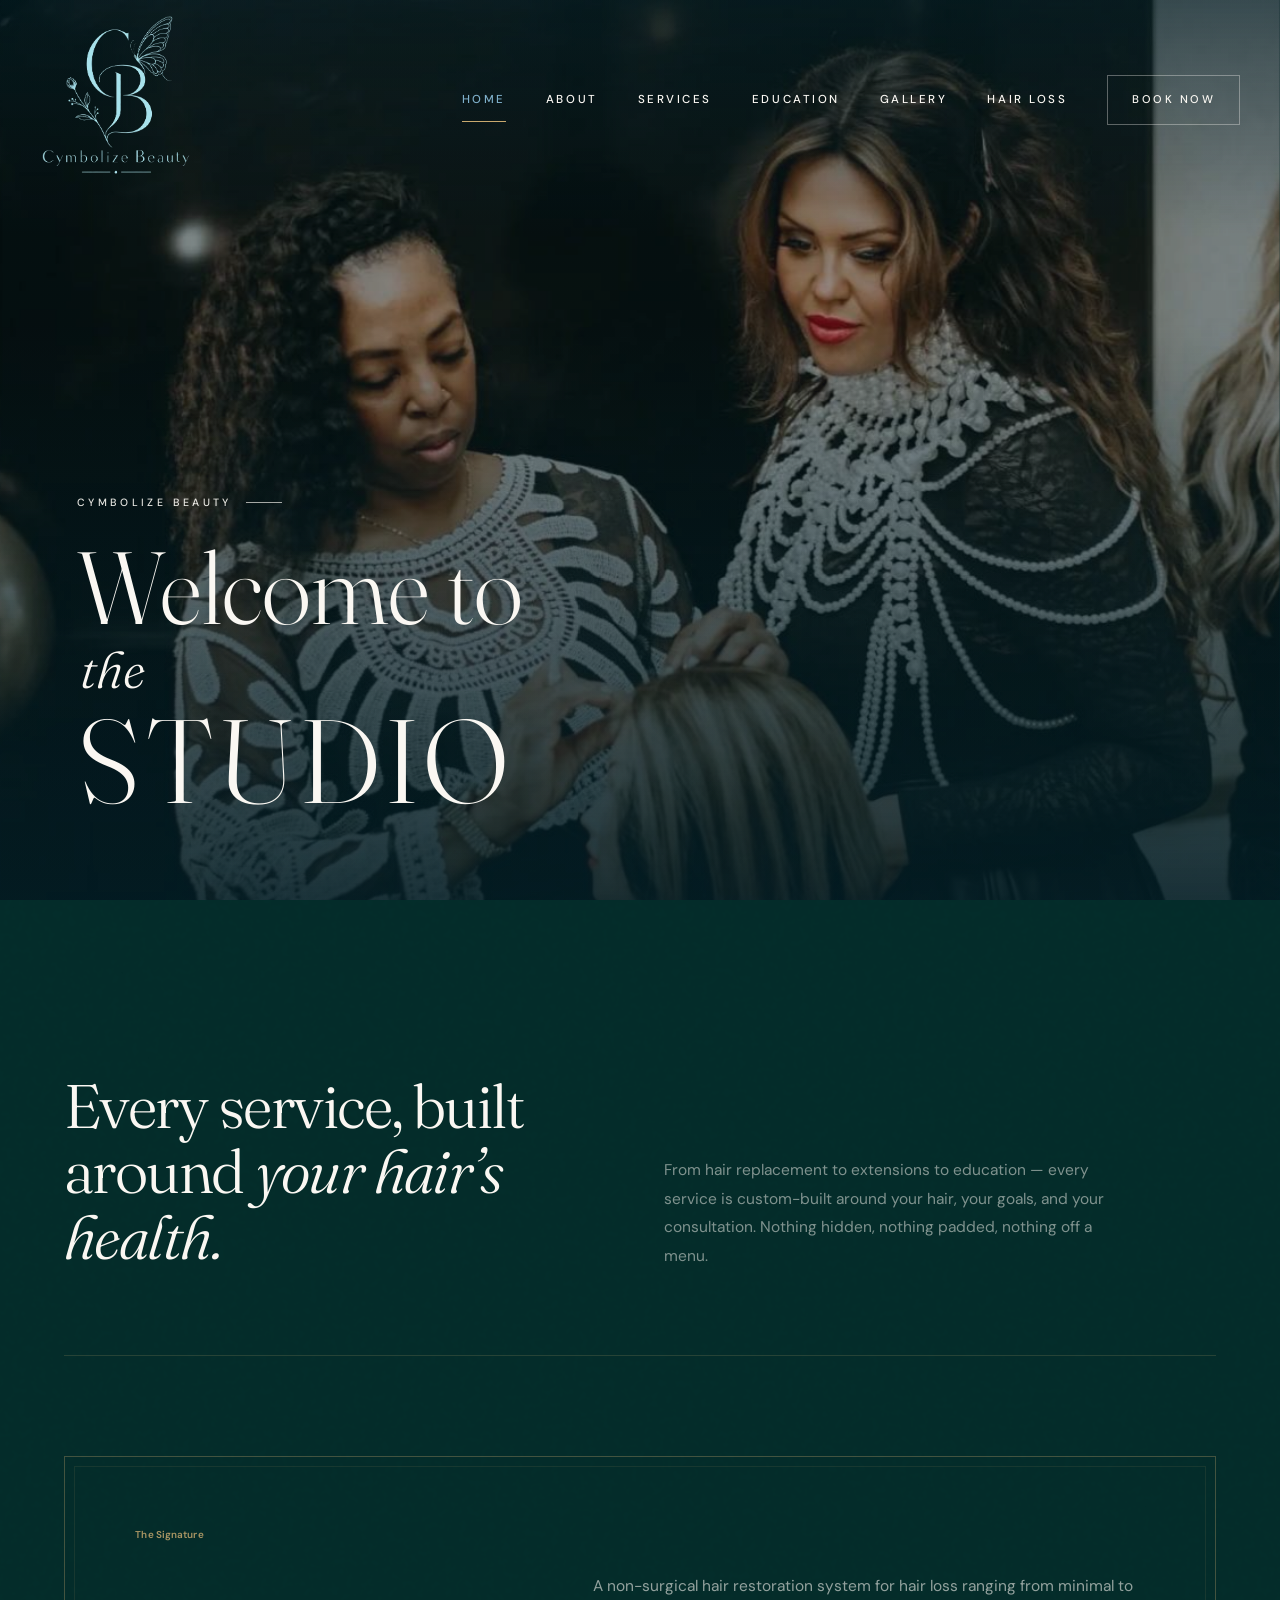
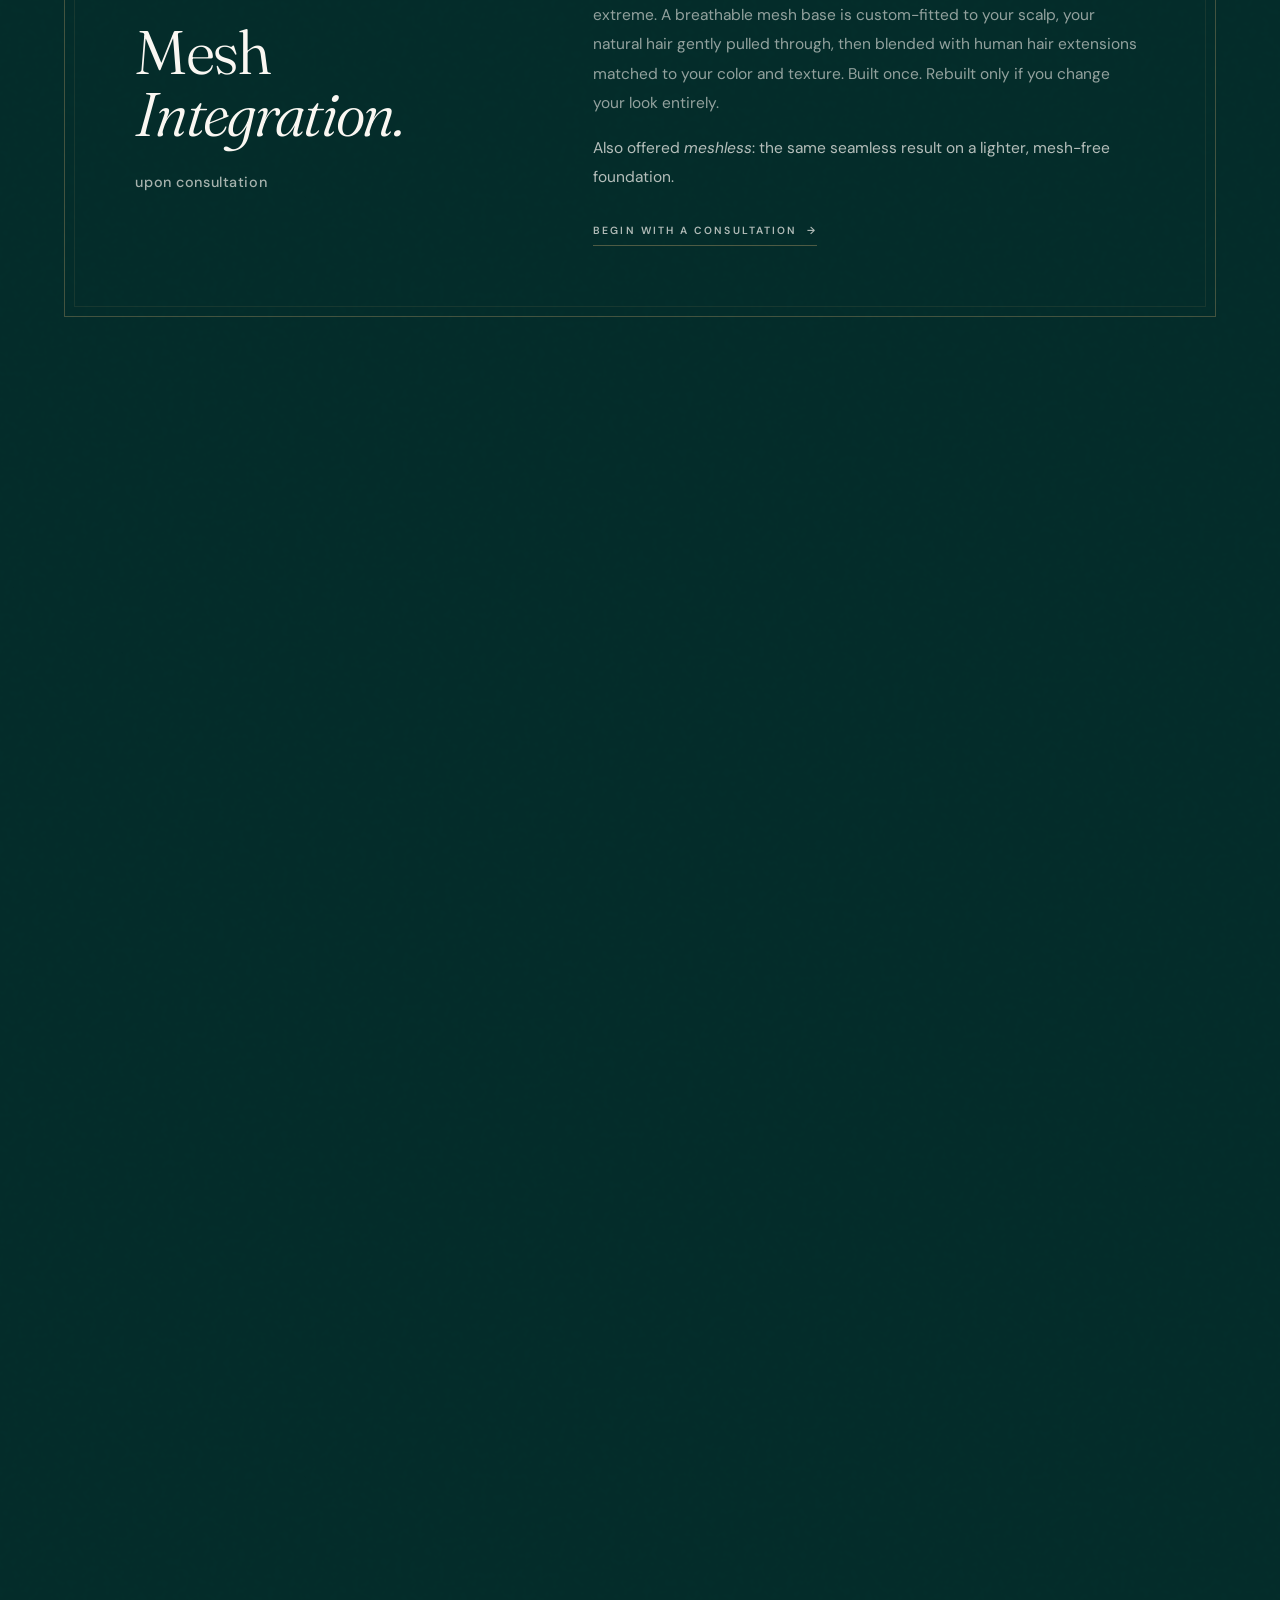
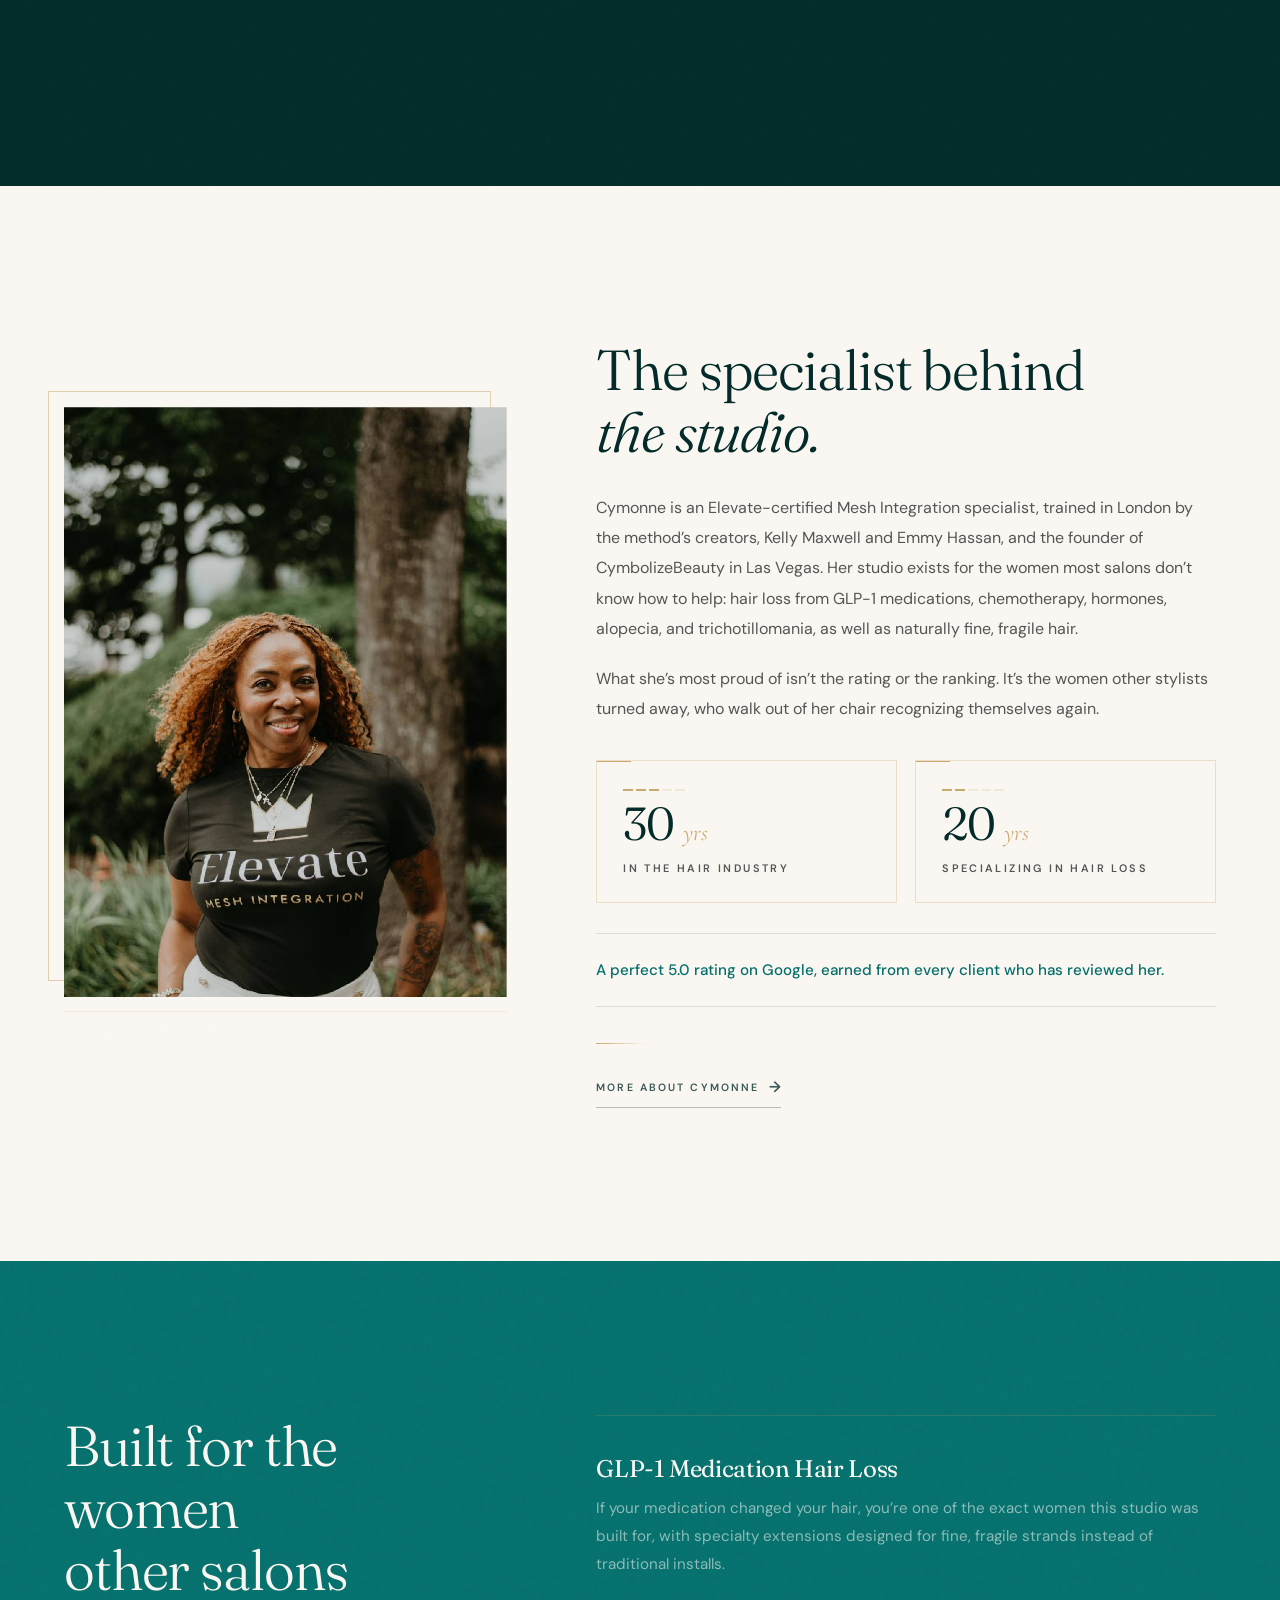
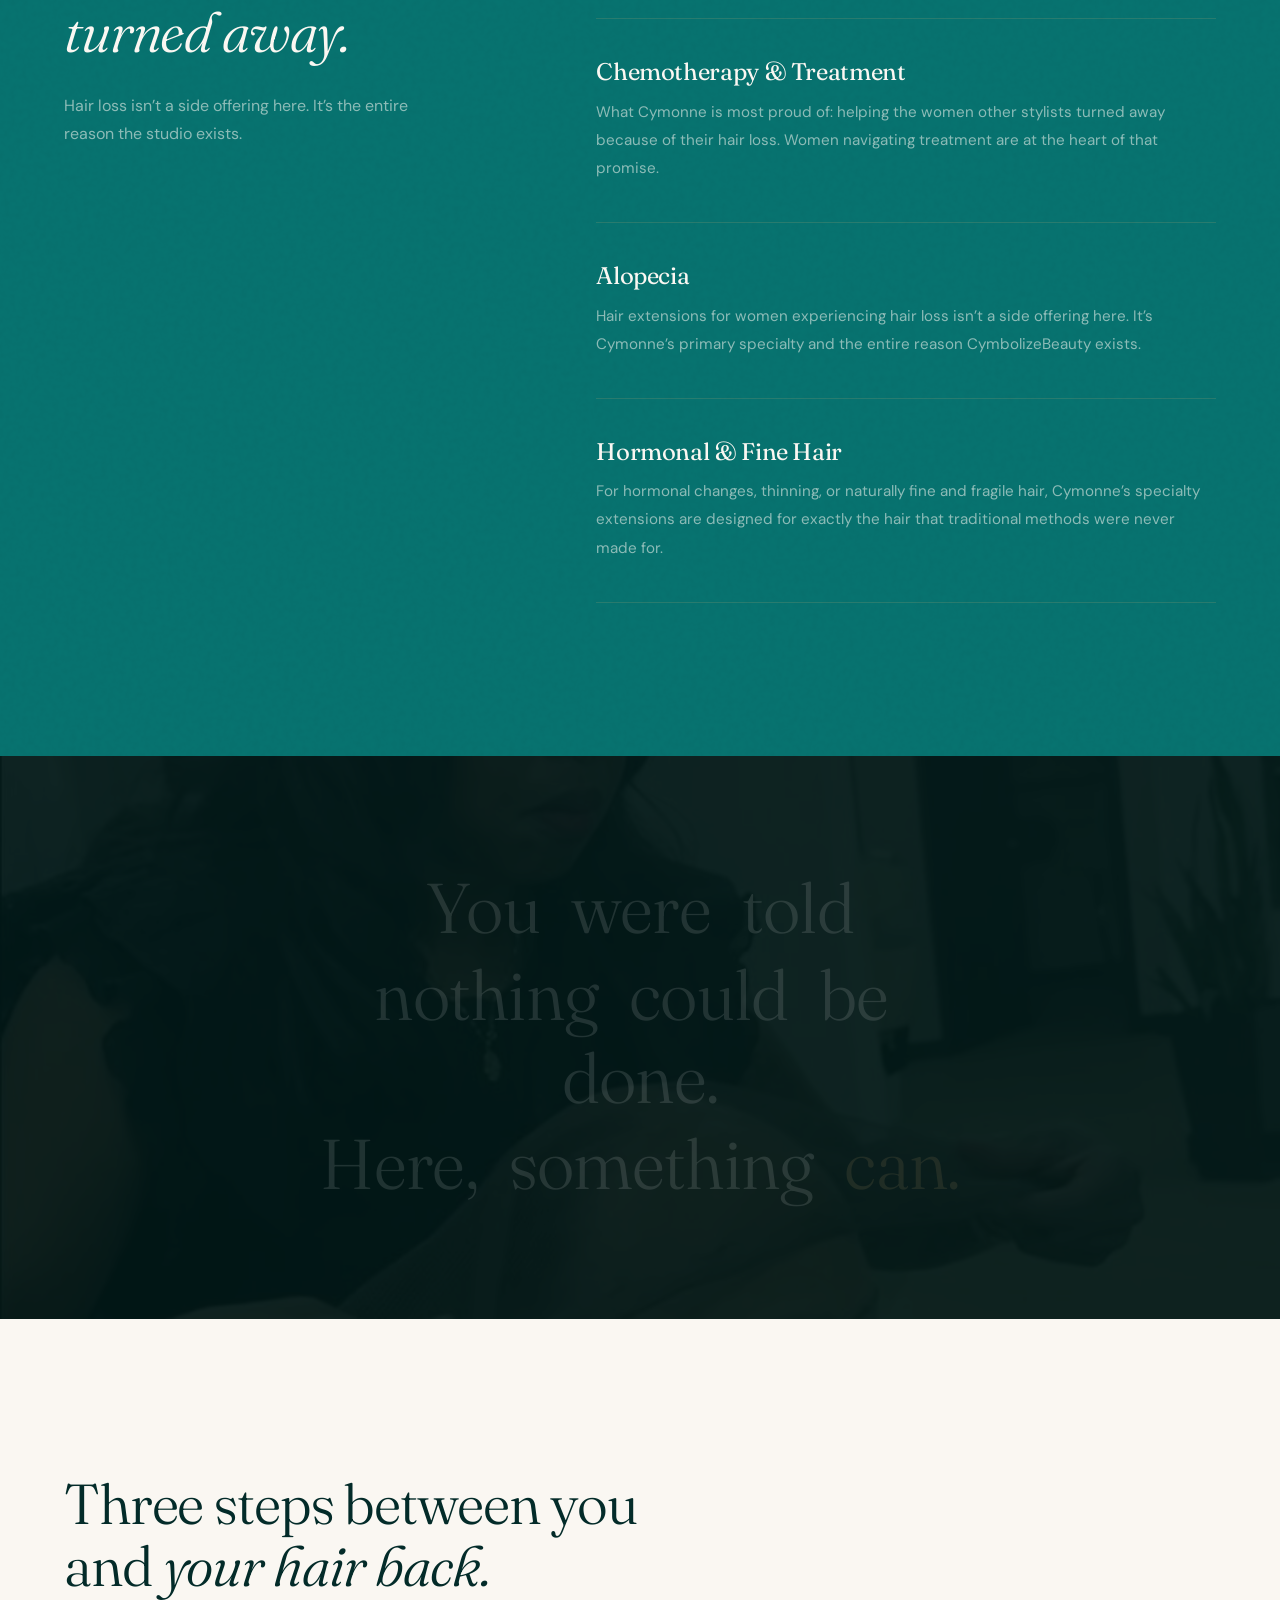
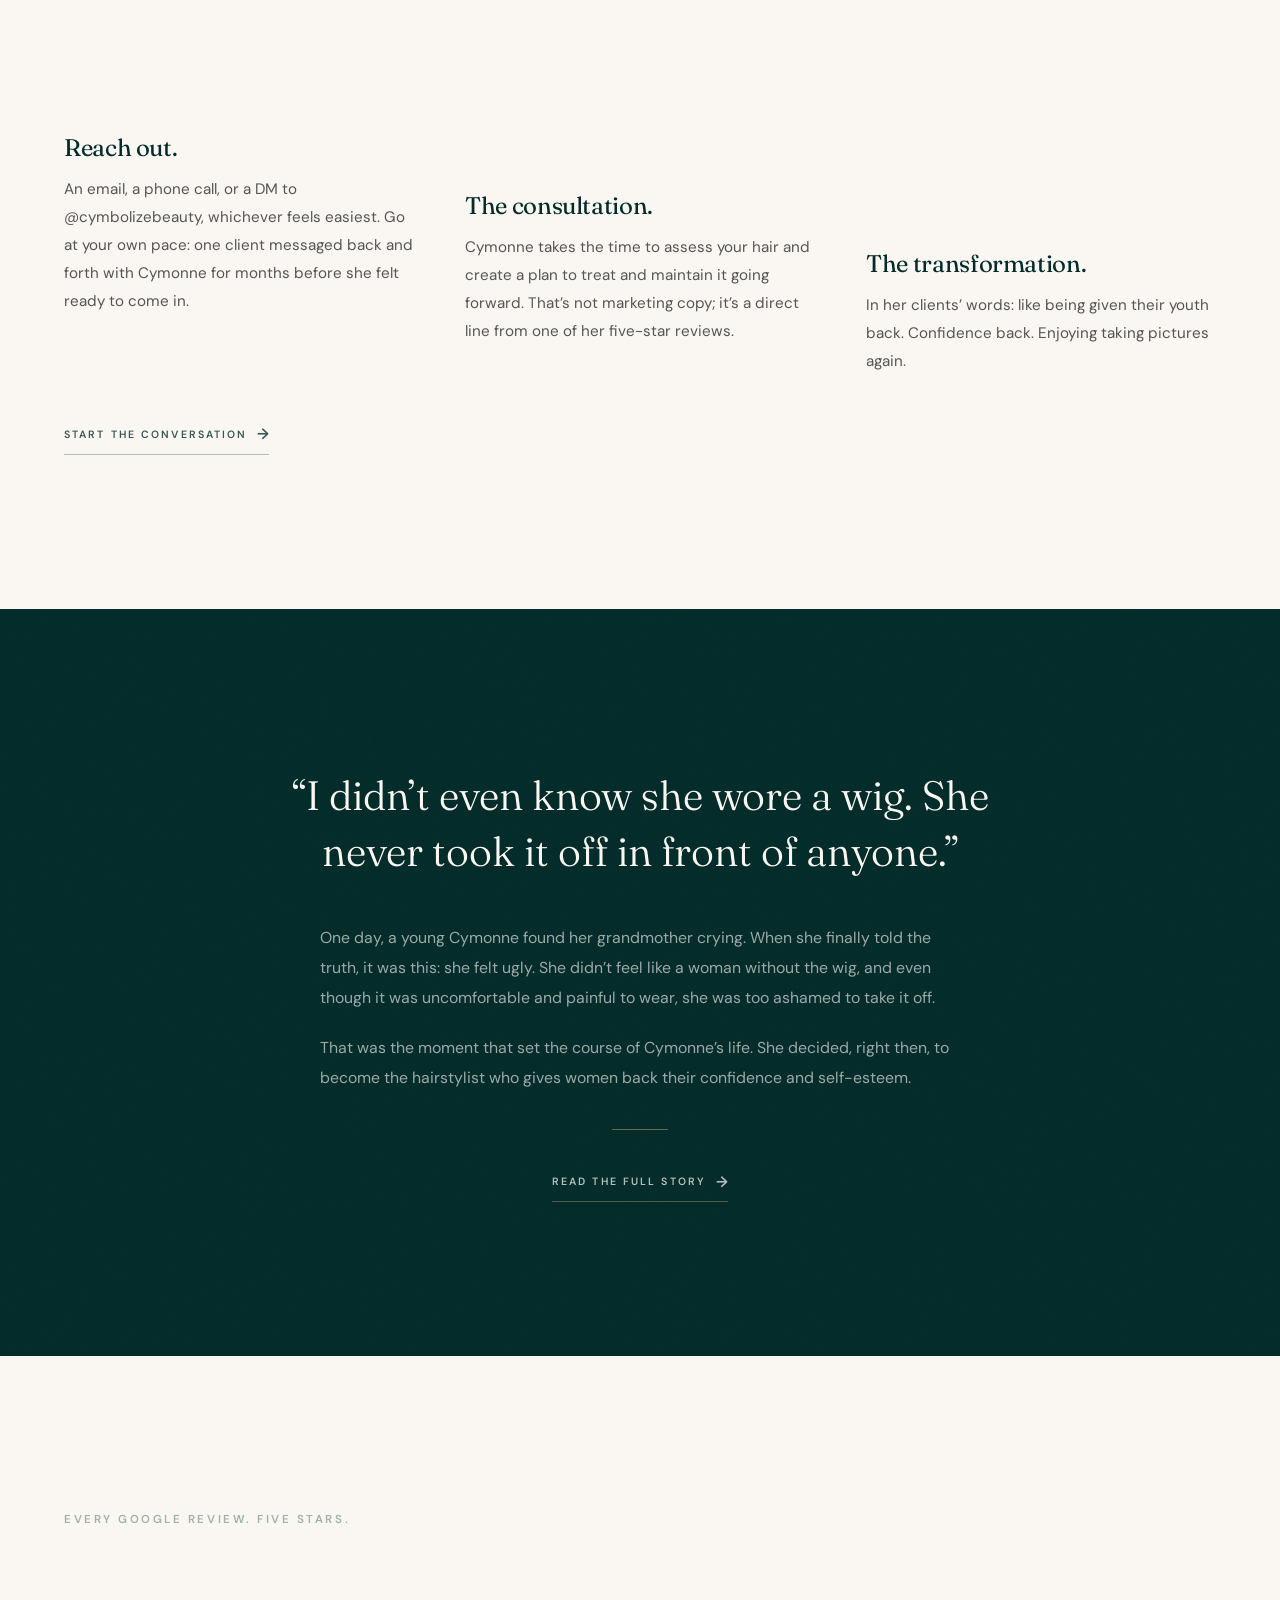
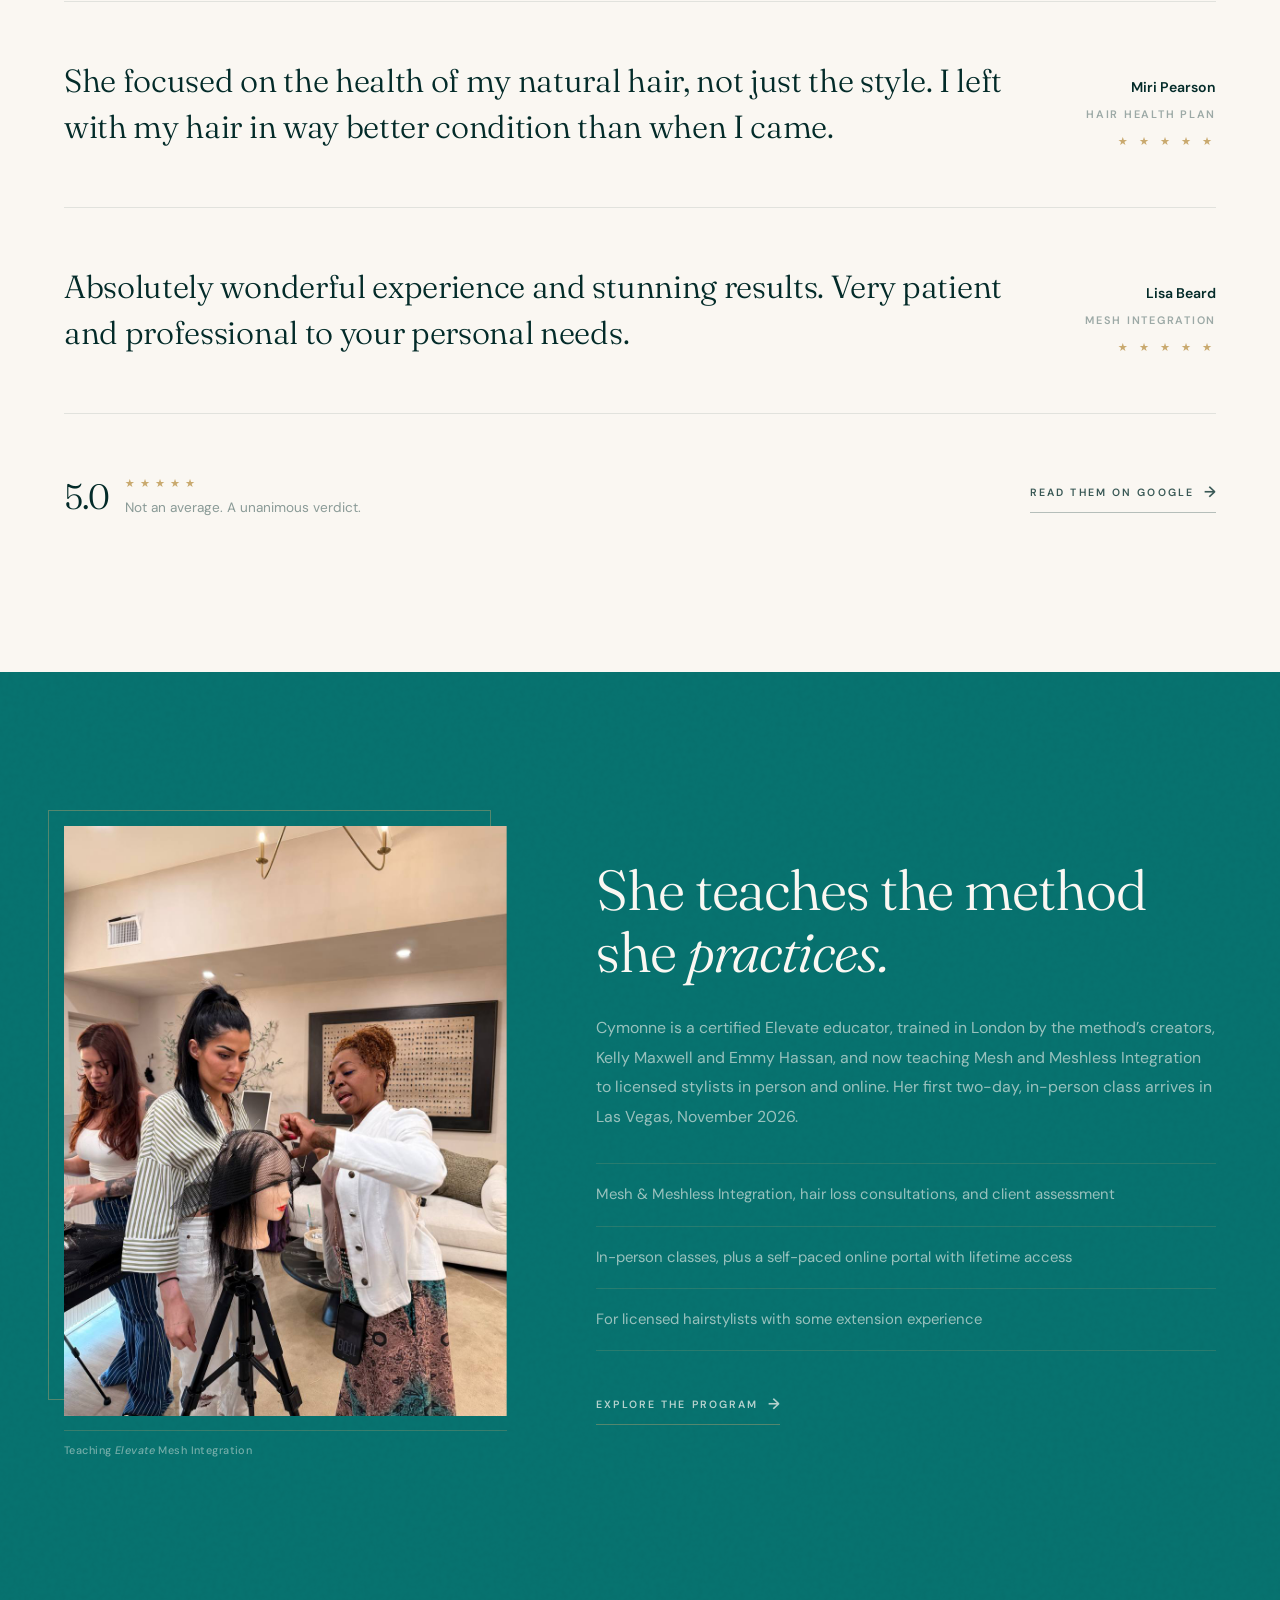
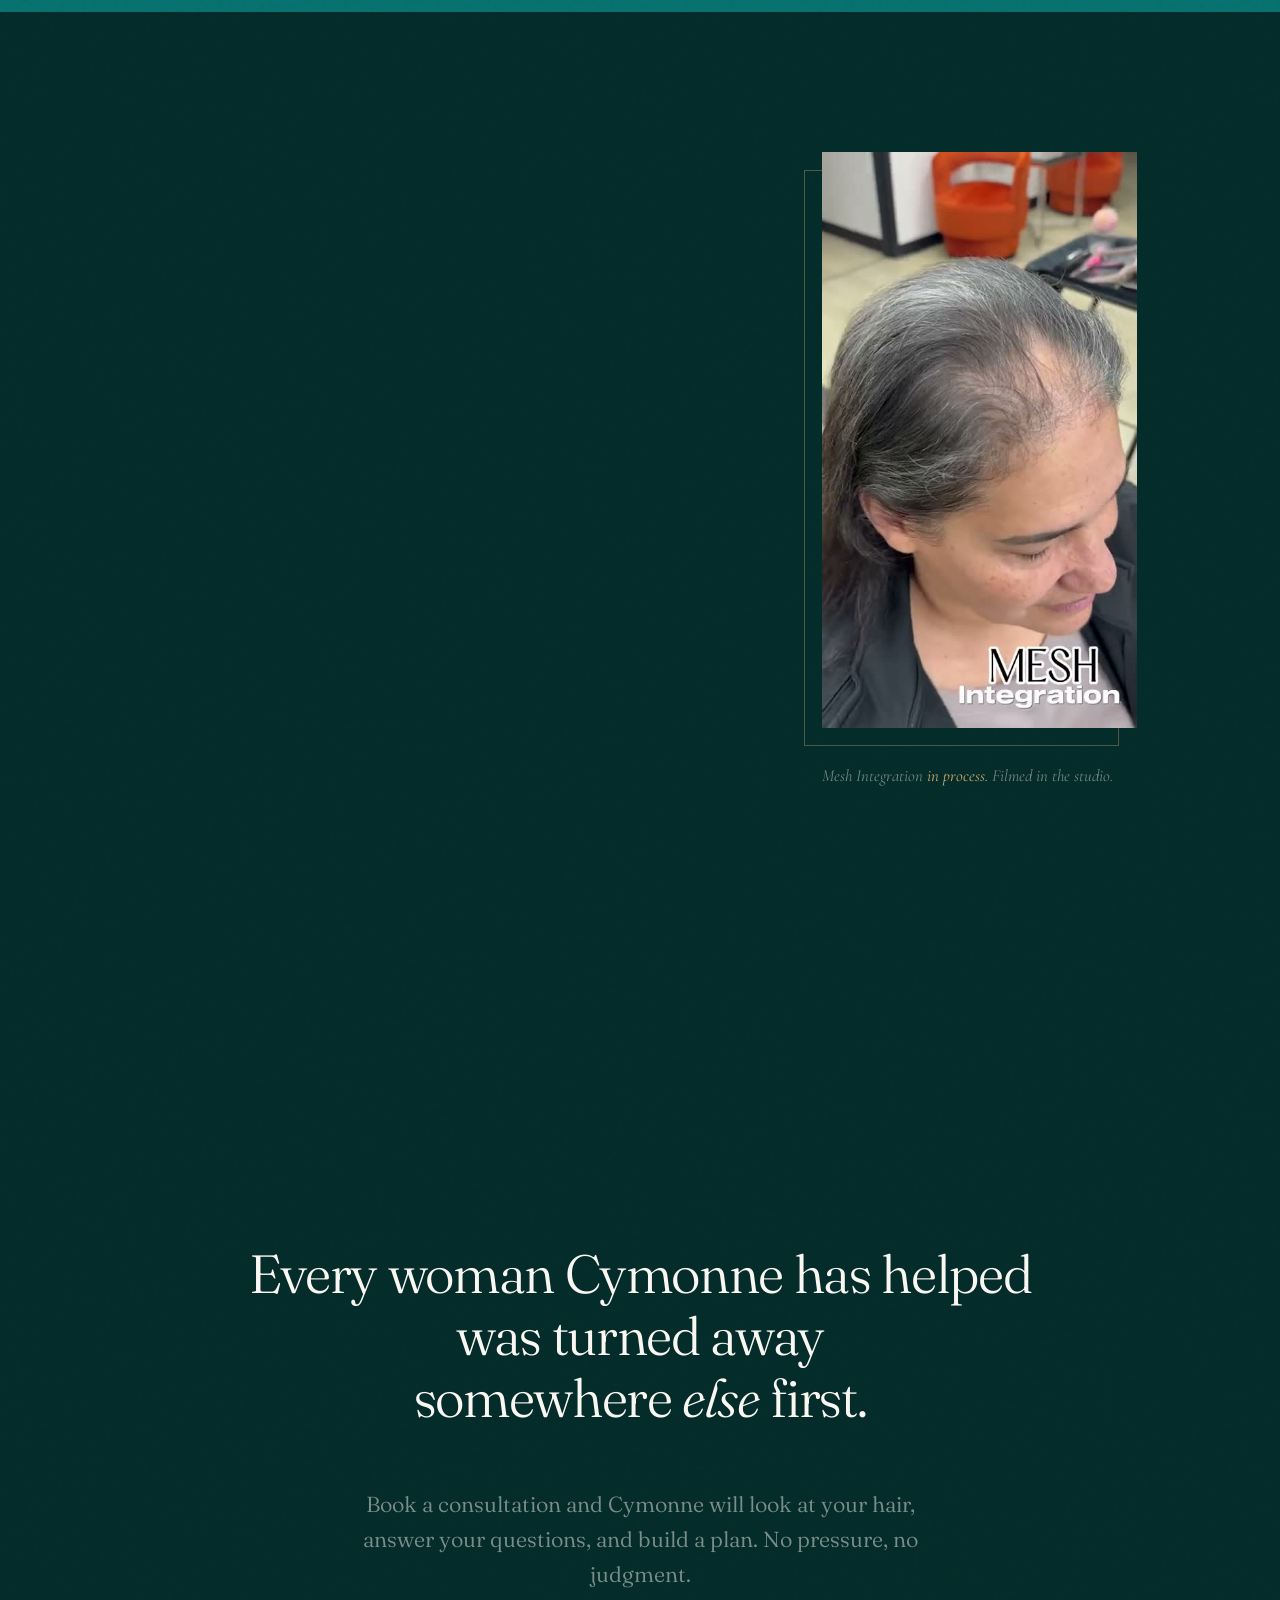
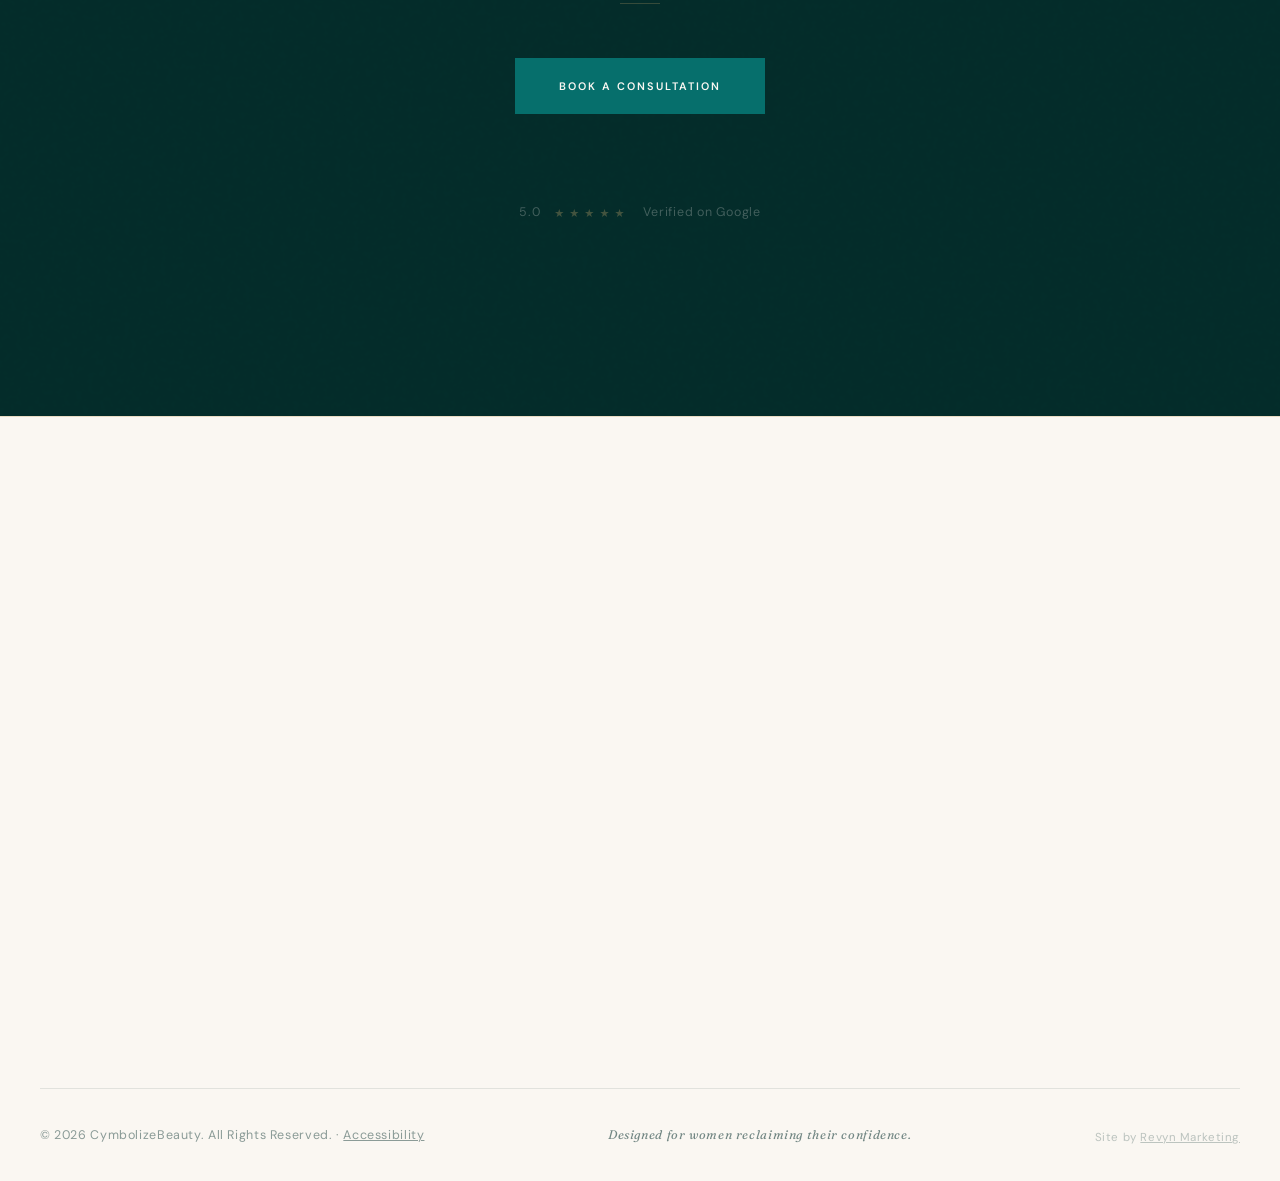
<file: index.html>
<!DOCTYPE html>
<html lang="en">
<head>
  <meta charset="UTF-8" />
  <meta name="viewport" content="width=device-width, initial-scale=1.0" />
  <title>CymbolizeBeauty | Hair Loss Specialist &amp; Extensions Las Vegas</title>
  <meta name="description" content="Cymonne is Las Vegas's hair loss specialist: Mesh Integration, extensions for alopecia, GLP-1, and chemo hair loss. Ranked #5 hair salon in Las Vegas." />
  <meta name="keywords" content="hair loss specialist Las Vegas, mesh integration Las Vegas, hair extensions Las Vegas, alopecia hair extensions, GLP-1 hair loss, chemo hair extensions, hidden bead extensions, K-tips Las Vegas, custom wig Las Vegas, hair replacement Las Vegas, Elevate certified" />
  <meta name="author" content="Cymonne, CymbolizeBeauty" />
  <meta name="robots" content="index, follow, max-image-preview:large" />
  <meta name="geo.region" content="US-NV" />
  <meta name="geo.placename" content="Las Vegas" />
  <link rel="icon" href="logo.webp" type="image/webp" />
  <link rel="apple-touch-icon" href="logo.webp" />
  <link rel="canonical" href="https://cymbolizebeauty.com/" />

  <!-- Open Graph / Facebook -->
  <meta property="og:type" content="website" />
  <meta property="og:url" content="https://cymbolizebeauty.com/" />
  <meta property="og:title" content="CymbolizeBeauty | Hair Loss Specialist &amp; Extensions Las Vegas" />
  <meta property="og:description" content="Cymonne is Las Vegas's hair loss specialist: Mesh Integration, extensions for alopecia, GLP-1, and chemo hair loss." />
  <meta property="og:image" content="https://cymbolizebeauty.com/hero.jpg" />
  <meta property="og:image:alt" content="Cymonne, Elevate-certified hair loss specialist at CymbolizeBeauty in Las Vegas" />
  <meta property="og:site_name" content="CymbolizeBeauty" />
  <meta property="og:locale" content="en_US" />

  <!-- Twitter Card -->
  <meta name="twitter:card" content="summary_large_image" />
  <meta name="twitter:url" content="https://cymbolizebeauty.com/" />
  <meta name="twitter:title" content="CymbolizeBeauty | Hair Loss Specialist &amp; Extensions Las Vegas" />
  <meta name="twitter:description" content="Cymonne is Las Vegas's hair loss specialist: Mesh Integration, extensions for alopecia, GLP-1, and chemo hair loss." />
  <meta name="twitter:image" content="https://cymbolizebeauty.com/hero.jpg" />
  <link rel="preconnect" href="https://fonts.googleapis.com" />
  <link rel="preconnect" href="https://fonts.gstatic.com" crossorigin />
  <link rel="stylesheet" href="styles.css?v=20260819b" />
  <link rel="stylesheet" href="home.css?v=20260819b" />

  <!-- LocalBusiness / BeautySalon Schema -->
  <script type="application/ld+json">
  {
    "@context": "https://schema.org",
    "@type": "BeautySalon",
    "@id": "https://cymbolizebeauty.com/#business",
    "name": "CymbolizeBeauty",
    "alternateName": "Cymbolize Beauty",
    "description": "Las Vegas hair loss specialist offering Mesh Integration, custom hair replacement systems, and specialty hair extensions for alopecia, GLP-1 medication hair loss, chemotherapy hair loss, hormonal thinning, and fine, fragile hair.",
    "url": "https://cymbolizebeauty.com/",
    "email": "Support@cymbolizebeauty.com",
    "image": "https://cymbolizebeauty.com/hero.jpg",
    "logo": "https://cymbolizebeauty.com/logo.webp",
    "priceRange": "$$-$$$",
    "address": {
      "@type": "PostalAddress",
      "addressLocality": "Las Vegas",
      "addressRegion": "NV",
      "addressCountry": "US"
    },
    "areaServed": {
      "@type": "City",
      "name": "Las Vegas"
    },
    "founder": {
      "@type": "Person",
      "name": "Cymonne",
      "jobTitle": "Elevate-Certified Mesh Integration Specialist"
    },
    "sameAs": [
      "https://instagram.com/cymbolizebeauty",
      "https://tiktok.com/@cymbolizebeauty"
    ],
    "openingHoursSpecification": [
      { "@type": "OpeningHoursSpecification", "dayOfWeek": "Tuesday", "opens": "10:00", "closes": "18:00" },
      { "@type": "OpeningHoursSpecification", "dayOfWeek": "Wednesday", "opens": "10:00", "closes": "18:00" },
      { "@type": "OpeningHoursSpecification", "dayOfWeek": "Thursday", "opens": "10:00", "closes": "19:00" },
      { "@type": "OpeningHoursSpecification", "dayOfWeek": "Friday", "opens": "10:00", "closes": "18:00" },
      { "@type": "OpeningHoursSpecification", "dayOfWeek": "Saturday", "opens": "10:00", "closes": "18:00" }
    ],
    "hasOfferCatalog": {
      "@type": "OfferCatalog",
      "name": "Hair Replacement &amp; Extension Services",
      "itemListElement": [
        { "@type": "Offer", "itemOffered": { "@type": "Service", "name": "Mesh Integration", "description": "Non-surgical hair restoration system for hair loss ranging from minimal to extreme." }},
        { "@type": "Offer", "itemOffered": { "@type": "Service", "name": "Meshless Integration", "description": "Seamless integration on a lighter, mesh-free foundation." }},
        { "@type": "Offer", "itemOffered": { "@type": "Service", "name": "Hidden Bead Extensions", "description": "Discreet sewn-in extensions with beads tucked beneath natural hair." }},
        { "@type": "Offer", "itemOffered": { "@type": "Service", "name": "K-Tips", "description": "Individual keratin-bonded strand extensions, hand-made per client." }},
        { "@type": "Offer", "itemOffered": { "@type": "Service", "name": "Custom Wig", "description": "Fully bespoke wig hand-molded to the client's scalp." }}
      ]
    }
  }
  </script>
</head>
<body>

<!-- ─── SITE INTRO ─────────────────────────────── -->
<div class="site-intro" id="siteIntro" aria-hidden="true" role="presentation">
  <div class="si-stage">
    <span class="si-mono"><img src="logo.webp?v=20260819b" alt="" class="si-mono-img"></span>
  </div>
</div>

<script>(function(){try{if(sessionStorage.getItem('cbIntroSeen')){document.getElementById('siteIntro').classList.add('si-skip');}else{sessionStorage.setItem('cbIntroSeen','1');}}catch(e){}})();</script>

<!-- ─── NAVBAR ─────────────────────────────────── -->
<nav id="navbar">
  <div class="nav-inner">
    <a href="index.html" class="nav-logo"><img src="logo.webp?v=20260819b" alt="CymbolizeBeauty" class="nav-logo-img"></a>
    <div class="nav-links">
      <a href="index.html" class="active">Home</a>
      <a href="about.html">About</a>
      <a href="services.html">Services</a>
      <a href="education.html">Education</a>
      <a href="gallery.html">Gallery</a>
      <a href="hair-loss.html">Hair Loss</a>
      <a href="https://cymbolizebeauty.glossgenius.com/services" target="_blank" rel="noopener" class="btn btn-outline">Book Now</a>
    </div>
    <button class="hamburger" id="hamburger" aria-label="Open menu">
      <span></span><span></span><span></span>
    </button>
  </div>
</nav>

<!-- ─── FULL-SCREEN MENU ───────────────────────── -->
<div class="mobile-menu" id="mobileMenu">
  <div class="mm-inner">
    <nav class="mm-links">
      <a href="index.html"><span>Home</span></a>
      <a href="about.html"><span>About</span></a>
      <a href="services.html"><span>Services</span></a>
      <a href="education.html"><span>Education</span></a>
      <a href="gallery.html"><span>Gallery</span></a>
      <a href="hair-loss.html"><span>Hair Loss</span></a>
      <a href="faq.html"><span>FAQ</span></a>
      <a href="contact.html"><span>Contact</span></a>
    </nav>
    <a href="https://cymbolizebeauty.glossgenius.com/services" target="_blank" rel="noopener" class="mm-book">Book an Appointment</a>
    <div class="mm-foot">
      <span>Las Vegas &middot; NV</span>
      <span class="mm-dot"></span>
      <a href="https://instagram.com/cymbolizebeauty" target="_blank" rel="noopener">@cymbolizebeauty</a>
      <span class="mm-dot"></span>
      <a href="mailto:Support@cymbolizebeauty.com">Email</a>
    </div>
  </div>
</div>
<!-- ─── HERO ────────────────────────────────────── -->
<section class="hm-hero">
  <img src="hero.jpg" alt="Cymonne, Hair Loss Specialist in Las Vegas" class="hm-hero-bg">
  <div class="hm-hero-veil" aria-hidden="true"></div>
  <div class="hm-hero-content">
    <p class="hm-eyebrow">Cymbolize Beauty</p>
    <h1 class="hm-hero-h1">
      <span class="hm-l1">Welcome to</span>
      <span class="hm-l2">the</span>
      <span class="hm-l3">Studio</span>
      <span class="sr-only">Cymbolize Beauty, hair loss and extension specialist in Las Vegas</span>
    </h1>
  </div>
</section>

<!-- ─── SERVICES ──────────────────────────────────── -->
<section class="sv-section grain">
  <div class="sv-inner">

    <!-- Head -->
    <div class="sv-head">
      <div>
        <h2 class="sv-headline reveal">Every service, built around <em>your hair&rsquo;s health.</em></h2>
      </div>
      <p class="sv-intro reveal delay-1">From hair replacement to extensions to education &mdash; every service is custom-built around your hair, your goals, and your consultation. Nothing hidden, nothing padded, nothing off a menu.</p>
    </div>

    <!-- Signature -->
    <div class="sv-sig reveal">
      <div class="sv-sig-border" aria-hidden="true"></div>
      <span class="sv-sig-label">The Signature</span>
      <div class="sv-sig-grid">
        <div>
          <h3 class="sv-sig-name">Mesh <br><em>Integration.</em></h3>
          <p class="sv-sig-price">upon consultation</p>
        </div>
        <div class="sv-sig-right">
          <p>A non-surgical hair restoration system for hair loss ranging from minimal to extreme. A breathable mesh base is custom-fitted to your scalp, your natural hair gently pulled through, then blended with human hair extensions matched to your color and texture. Built once. Rebuilt only if you change your look entirely.</p>
          <p class="sv-sig-note">Also offered <em>meshless</em>: the same seamless result on a lighter, mesh-free foundation.</p>
          <a href="https://cymbolizebeauty.glossgenius.com/services" target="_blank" rel="noopener" class="sv-cta">Begin with a consultation <span aria-hidden="true">&rarr;</span></a>
        </div>
      </div>
    </div>

    <!-- Full-width: Consultations + Mesh Care -->
    <div class="sv-full-groups reveal">

      <div class="sv-group">
        <div class="sv-cat"><span class="sv-cat-name">Consultations</span></div>
        <a class="sv-row" href="https://cymbolizebeauty.glossgenius.com/services" target="_blank" rel="noopener">
          <div class="sv-row-left">
            <span class="sv-row-name">FaceTime Consultation</span>
            <span class="sv-row-desc">30 minutes, a video assessment from home</span>
          </div>
          <div class="sv-row-right">
            <span class="sv-row-price">$75</span>
            <span class="sv-row-arr">&rarr;</span>
          </div>
        </a>
        <a class="sv-row" href="https://cymbolizebeauty.glossgenius.com/services" target="_blank" rel="noopener">
          <div class="sv-row-left">
            <span class="sv-row-name">In-Person Consultation</span>
            <span class="sv-row-desc">60 minutes, at the studio, plan built together</span>
          </div>
          <div class="sv-row-right">
            <span class="sv-row-price">$150</span>
            <span class="sv-row-arr">&rarr;</span>
          </div>
        </a>
      </div>

      <div class="sv-group">
        <div class="sv-cat"><span class="sv-cat-name">Mesh Integration Care</span></div>
        <a class="sv-row" href="https://cymbolizebeauty.glossgenius.com/services" target="_blank" rel="noopener">
          <div class="sv-row-left">
            <span class="sv-row-name">Meshless Integration</span>
            <span class="sv-row-desc">The same system, on a lighter, mesh-free foundation</span>
          </div>
          <div class="sv-row-right">
            <span class="sv-row-price">by consult</span>
            <span class="sv-row-arr">&rarr;</span>
          </div>
        </a>
        <a class="sv-row" href="https://cymbolizebeauty.glossgenius.com/services" target="_blank" rel="noopener">
          <div class="sv-row-left">
            <span class="sv-row-name">Adjustment</span>
            <span class="sv-row-desc">Every 4-6 weeks, keeps your system seamless</span>
          </div>
          <div class="sv-row-right">
            <span class="sv-row-price">by consult</span>
            <span class="sv-row-arr">&rarr;</span>
          </div>
        </a>
        <a class="sv-row" href="https://cymbolizebeauty.glossgenius.com/services" target="_blank" rel="noopener">
          <div class="sv-row-left">
            <span class="sv-row-name">Realignment</span>
            <span class="sv-row-desc">Every 6 months, full removal and reinstall</span>
          </div>
          <div class="sv-row-right">
            <span class="sv-row-price">by consult</span>
            <span class="sv-row-arr">&rarr;</span>
          </div>
        </a>
      </div>

    </div>

    <!-- Two columns: remaining services -->
    <div class="sv-two-col reveal delay-1">

      <div>
        <div class="sv-group">
          <div class="sv-cat"><span class="sv-cat-name">Hidden Bead Extensions</span></div>
          <a class="sv-row" href="https://cymbolizebeauty.glossgenius.com/services" target="_blank" rel="noopener">
            <div class="sv-row-left">
              <span class="sv-row-name">Hidden Bead Install</span>
              <span class="sv-row-desc">Sewn rows, beads tucked beneath your hair</span>
            </div>
            <div class="sv-row-right">
              <span class="sv-row-price">From $150</span>
              <span class="sv-row-arr">&rarr;</span>
            </div>
          </a>
          <a class="sv-row" href="https://cymbolizebeauty.glossgenius.com/services" target="_blank" rel="noopener">
            <div class="sv-row-left">
              <span class="sv-row-name">Move-Up</span>
              <span class="sv-row-desc">Every 6-8 weeks, keeps rows secure as hair grows</span>
            </div>
            <div class="sv-row-right">
              <span class="sv-row-price">From $150</span>
              <span class="sv-row-arr">&rarr;</span>
            </div>
          </a>
          <a class="sv-row" href="https://cymbolizebeauty.glossgenius.com/services" target="_blank" rel="noopener">
            <div class="sv-row-left">
              <span class="sv-row-name">Extensions Removal</span>
              <span class="sv-row-desc">Any method, safely, includes cleanse</span>
            </div>
            <div class="sv-row-right">
              <span class="sv-row-price">From $100</span>
              <span class="sv-row-arr">&rarr;</span>
            </div>
          </a>
        </div>
      </div>

      <div>
        <div class="sv-group">
          <div class="sv-cat"><span class="sv-cat-name">Specialty &amp; Bespoke</span></div>
          <a class="sv-row" href="https://cymbolizebeauty.glossgenius.com/services" target="_blank" rel="noopener">
            <div class="sv-row-left">
              <span class="sv-row-name">K-Tips</span>
              <span class="sv-row-desc">Each strand hand-made, by consultation</span>
            </div>
            <div class="sv-row-right">
              <span class="sv-row-price">by consult</span>
              <span class="sv-row-arr">&rarr;</span>
            </div>
          </a>
          <a class="sv-row" href="https://cymbolizebeauty.glossgenius.com/services" target="_blank" rel="noopener">
            <div class="sv-row-left">
              <span class="sv-row-name">Custom Wig</span>
              <span class="sv-row-desc">Hand-molded to your scalp, by consultation</span>
            </div>
            <div class="sv-row-right">
              <span class="sv-row-price">by consult</span>
              <span class="sv-row-arr">&rarr;</span>
            </div>
          </a>
        </div>
      </div>

    </div>

    <!-- Footer -->
    <div class="sv-foot reveal">
      <a href="services.html" class="mx-tlink">Full descriptions &amp; details <span aria-hidden="true">&rarr;</span></a>
      <a href="https://cymbolizebeauty.glossgenius.com/services" target="_blank" rel="noopener" class="hm-btn hm-btn-teal">Book an Appointment</a>
    </div>

  </div>
</section>

<!-- ─── MEET CYMONNE ────────────────────────────── -->
<section class="mx-section mx-cream">
  <div class="mx-wrap">
    <div class="mx-founder-grid">
      <div class="mx-frame reveal-left">
        <div class="mx-frame-media">
          <div class="mx-frame-offset" aria-hidden="true"></div>
          <img src="cymonne-portrait.jpg" alt="Cymonne, founder of CymbolizeBeauty" style="object-position:top center;">
        </div>
        <div class="fig-cap" style="border-top-color:rgba(201,169,110,0.2);">
          <span class="fig-cap-text"><em>Cymonne</em>, Founder and Elevate-Certified Specialist</span>
        </div>
      </div>
      <div class="mx-founder-text reveal-right">
        <h2 class="mx-h2">The specialist behind <br><em>the studio.</em></h2>
        <p class="mx-dropcap">Cymonne is an Elevate-certified Mesh Integration specialist, trained in London by the method&rsquo;s creators, Kelly Maxwell and Emmy Hassan, and the founder of CymbolizeBeauty in Las Vegas. Her studio exists for the women most salons don&rsquo;t know how to help: hair loss from GLP-1 medications, chemotherapy, hormones, alopecia, and trichotillomania, as well as naturally fine, fragile hair.</p>
        <p>What she&rsquo;s most proud of isn&rsquo;t the rating or the ranking. It&rsquo;s the women other stylists turned away, who walk out of her chair recognizing themselves again.</p>
        <div class="detail-cards detail-cards--two">
          <div class="detail-card">
            <div class="stat-ticks">
              <div class="stat-tick"></div><div class="stat-tick"></div><div class="stat-tick"></div>
              <div class="stat-tick dim"></div><div class="stat-tick dim"></div>
            </div>
            <div class="dc-val">30 <em>yrs</em></div>
            <div class="dc-label">In the Hair Industry</div>
          </div>
          <div class="detail-card">
            <div class="stat-ticks">
              <div class="stat-tick"></div><div class="stat-tick"></div>
              <div class="stat-tick dim"></div><div class="stat-tick dim"></div><div class="stat-tick dim"></div>
            </div>
            <div class="dc-val">20 <em>yrs</em></div>
            <div class="dc-label">Specializing in Hair Loss</div>
          </div>
        </div>
        <div class="mx-cred-line">
          <span>A perfect 5.0 rating on Google, earned from every client who has reviewed her.</span>
        </div>
        <div class="keyline-left"></div>
        <a href="about.html" class="mx-tlink mx-tlink-ink">More about Cymonne <span aria-hidden="true">&rarr;</span></a>
      </div>
    </div>
  </div>
</section>

<!-- ─── WHO SHE HELPS ───────────────────────────── -->
<section class="mx-section mx-teal grain">
  <div class="mx-wrap">
    <div class="mx-who-grid">
      <div class="mx-who-lead">
        <div class="mx-who-sticky reveal">
          <h2 class="mx-h2">Built for the women <br>other salons <br><em>turned away.</em></h2>
          <p class="mx-who-note">Hair loss isn&rsquo;t a side offering here. It&rsquo;s the entire reason the studio exists.</p>
        </div>
      </div>
      <div class="mx-who-list">
        <div class="mx-who-item reveal">
          <span class="mx-who-num">I.</span>
          <div>
            <h3>GLP-1 Medication Hair Loss</h3>
            <p>If your medication changed your hair, you&rsquo;re one of the exact women this studio was built for, with specialty extensions designed for fine, fragile strands instead of traditional installs.</p>
          </div>
        </div>
        <div class="mx-who-item reveal">
          <span class="mx-who-num">II.</span>
          <div>
            <h3>Chemotherapy &amp; Treatment</h3>
            <p>What Cymonne is most proud of: helping the women other stylists turned away because of their hair loss. Women navigating treatment are at the heart of that promise.</p>
          </div>
        </div>
        <div class="mx-who-item reveal">
          <span class="mx-who-num">III.</span>
          <div>
            <h3>Alopecia</h3>
            <p>Hair extensions for women experiencing hair loss isn&rsquo;t a side offering here. It&rsquo;s Cymonne&rsquo;s primary specialty and the entire reason CymbolizeBeauty exists.</p>
          </div>
        </div>
        <div class="mx-who-item reveal">
          <span class="mx-who-num">IV.</span>
          <div>
            <h3>Hormonal &amp; Fine Hair</h3>
            <p>For hormonal changes, thinning, or naturally fine and fragile hair, Cymonne&rsquo;s specialty extensions are designed for exactly the hair that traditional methods were never made for.</p>
          </div>
        </div>
      </div>
    </div>
  </div>
</section>

<!-- ─── QUOTE BANNER ────────────────────────────── -->
<section class="qb-section" id="quote-banner">
  <div class="qb-overlay"></div>
  <div class="qb-content">
    <div class="qb-rule qb-rule-top"></div>
    <h2 class="qb-quote">
      <span class="qb-line">
        <span class="qb-word">You</span>
        <span class="qb-word">were</span>
        <span class="qb-word">told</span>
      </span>
      <span class="qb-line">
        <span class="qb-word">nothing</span>
        <span class="qb-word">could</span>
        <span class="qb-word">be</span>
        <span class="qb-word">done.</span>
      </span>
      <span class="qb-line">
        <span class="qb-word">Here,</span>
        <span class="qb-word">something</span>
        <span class="qb-word qb-gold">can.</span>
      </span>
    </h2>
    <div class="qb-rule qb-rule-bottom"></div>
  </div>
</section>

<!-- ─── THE PROCESS ─────────────────────────────── -->
<section class="mx-section mx-cream">
  <div class="mx-wrap">
    <h2 class="mx-h2 reveal" style="max-width:640px;">Three steps between you <br>and <em>your hair back.</em></h2>
    <div class="mx-steps">
      <div class="mx-step reveal">
        <h3>Reach out.</h3>
        <p>An email, a phone call, or a DM to @cymbolizebeauty, whichever feels easiest. Go at your own pace: one client messaged back and forth with Cymonne for months before she felt ready to come in.</p>
      </div>
      <div class="mx-step mx-step-2 reveal">
        <h3>The consultation.</h3>
        <p>Cymonne takes the time to assess your hair and create a plan to treat and maintain it going forward. That&rsquo;s not marketing copy; it&rsquo;s a direct line from one of her five-star reviews.</p>
      </div>
      <div class="mx-step mx-step-3 reveal">
        <h3>The transformation.</h3>
        <p>In her clients&rsquo; words: like being given their youth back. Confidence back. Enjoying taking pictures again.</p>
      </div>
    </div>
    <div class="reveal" style="margin-top:24px;">
      <a href="contact.html" class="mx-tlink mx-tlink-ink">Start the conversation <span aria-hidden="true">&rarr;</span></a>
    </div>
  </div>
</section>

<!-- ─── HER STORY ───────────────────────────────── -->
<section class="mx-section mx-ink grain mx-story">
  <div class="mx-story-ghost" aria-hidden="true">&ldquo;</div>
  <div class="mx-wrap">
    <div class="mx-story-inner">
      <p class="mx-story-open reveal">&ldquo;I didn&rsquo;t even know she wore a wig. She never took it off in front of anyone.&rdquo;</p>
      <div class="mx-story-body reveal">
        <p class="mx-dropcap-gold">One day, a young Cymonne found her grandmother crying. When she finally told the truth, it was this: she felt ugly. She didn&rsquo;t feel like a woman without the wig, and even though it was uncomfortable and painful to wear, she was too ashamed to take it off.</p>
        <p>That was the moment that set the course of Cymonne&rsquo;s life. She decided, right then, to become the hairstylist who gives women back their confidence and self-esteem.</p>
      </div>
      <div class="mx-story-rule" aria-hidden="true"></div>
      <a href="about.html" class="mx-tlink reveal">Read the full story <span aria-hidden="true">&rarr;</span></a>
    </div>
  </div>
</section>

<!-- ─── REVIEWS ─────────────────────────────────── -->
<section class="rv-section">
  <div class="rv-inner">
    <div class="rv-head">
      <span class="rv-head-right reveal">Every Google review. Five stars.</span>
    </div>
    <figure class="rv-strip reveal">
      <blockquote class="rv-text">She focused on the health of my natural hair, not just the style. I left with my hair in way better condition than when I came.</blockquote>
      <figcaption class="rv-attr">
        <span class="rv-name">Miri Pearson</span>
        <span class="rv-service">Hair health plan</span>
        <span class="rv-stars">★ ★ ★ ★ ★</span>
      </figcaption>
    </figure>
    <figure class="rv-strip reveal">
      <blockquote class="rv-text">Absolutely wonderful experience and stunning results. Very patient and professional to your personal needs.</blockquote>
      <figcaption class="rv-attr">
        <span class="rv-name">Lisa Beard</span>
        <span class="rv-service">Mesh Integration</span>
        <span class="rv-stars">★ ★ ★ ★ ★</span>
      </figcaption>
    </figure>
    <div class="rv-foot reveal">
      <div class="rv-score">
        <span class="rv-score-num">5.0</span>
        <div class="rv-score-meta">
          <span class="rv-score-stars">★★★★★</span>
          <span class="rv-score-label">Not an average. A unanimous verdict.</span>
        </div>
      </div>
      <a href="https://www.google.com/search?q=CymbolizeBeauty+Las+Vegas+reviews" target="_blank" rel="noopener" class="mx-tlink mx-tlink-ink">Read them on Google <span aria-hidden="true">&rarr;</span></a>
    </div>
  </div>
</section>

<!-- ─── EDUCATION ───────────────────────────────── -->
<section class="mx-section mx-teal grain">
  <div class="mx-wrap">
    <div class="mx-edu-grid">
      <div class="mx-frame mx-frame-teal reveal-left">
        <div class="mx-frame-media">
          <div class="mx-frame-offset" aria-hidden="true"></div>
          <img src="cymonne-teaching.jpg" alt="Cymonne teaching Mesh Integration" style="object-position:center center;">
        </div>
        <div class="fig-cap" style="border-top-color:rgba(201,169,110,0.25);">
          <span class="fig-cap-text">Teaching <em>Elevate</em> Mesh Integration</span>
        </div>
      </div>
      <div class="mx-edu-text reveal-right">
        <h2 class="mx-h2">She teaches the method <br>she <em>practices.</em></h2>
        <p>Cymonne is a certified Elevate educator, trained in London by the method&rsquo;s creators, Kelly Maxwell and Emmy Hassan, and now teaching Mesh and Meshless Integration to licensed stylists in person and online. Her first two-day, in-person class arrives in Las Vegas, November 2026.</p>
        <div class="mx-edu-lines">
          <div class="mx-edu-line"><span class="mx-edu-num">01</span><p>Mesh &amp; Meshless Integration, hair loss consultations, and client assessment</p></div>
          <div class="mx-edu-line"><span class="mx-edu-num">02</span><p>In-person classes, plus a self-paced online portal with lifetime access</p></div>
          <div class="mx-edu-line"><span class="mx-edu-num">03</span><p>For licensed hairstylists with some extension experience</p></div>
        </div>
        <a href="education.html" class="mx-tlink">Explore the program <span aria-hidden="true">&rarr;</span></a>
      </div>
    </div>
  </div>
</section>

<!-- ─── SOCIAL ──────────────────────────────────── -->
<section class="fa-section grain">
  <div class="fa-inner">
    <div class="fa-grid">
      <div class="fa-col">
        <a href="https://instagram.com/cymbolizebeauty" target="_blank" rel="noopener" class="fa-handle reveal">@cymbolize<em>beauty</em></a>
        <p class="fa-desc reveal">Transformations, technique, and the work behind the work.</p>
        <div class="fa-links reveal">
          <a href="https://instagram.com/cymbolizebeauty" target="_blank" rel="noopener" class="fa-row">
            <span class="fa-row-name">Instagram</span>
            <span class="fa-row-note">Client results &amp; transformations</span>
            <span class="fa-row-arr" aria-hidden="true">&nearr;</span>
          </a>
          <a href="https://tiktok.com/@cymbolizebeauty" target="_blank" rel="noopener" class="fa-row">
            <span class="fa-row-name">TikTok</span>
            <span class="fa-row-note">Technique, process &amp; behind the scenes</span>
            <span class="fa-row-arr" aria-hidden="true">&nearr;</span>
          </a>
        </div>
      </div>
      <figure class="fa-reel reveal">
        <div class="fa-reel-frame">
          <video src="mesh-reel.mp4" poster="mesh-reel-poster.jpg" autoplay muted loop playsinline preload="metadata" aria-label="Mesh Integration install in process at CymbolizeBeauty"></video>
        </div>
        <figcaption class="fa-reel-cap">Mesh Integration <em>in process.</em> Filmed in the studio.</figcaption>
      </figure>
    </div>
  </div>
</section>

<!-- ─── CTA ─────────────────────────────────────── -->
<section class="ct-section grain">
  <div class="ct-inner">
    <div class="ct-rule reveal" aria-hidden="true"></div>
    <h2 class="ct-h2 reveal">Every woman Cymonne has helped <br>was turned away <br>somewhere <em>else</em> first.</h2>
    <p class="ct-pull reveal">Book a consultation and Cymonne will look at your hair, answer your questions, and build a plan. No pressure, no judgment.</p>
    <div class="ct-rule2 reveal" aria-hidden="true"></div>
    <a href="https://cymbolizebeauty.glossgenius.com/services" target="_blank" rel="noopener" class="ct-btn reveal">Book a Consultation</a>
    <div class="ct-rating reveal">
      <span>5.0</span>
      <span class="ct-rating-stars">★★★★★</span>
      <span>Verified on Google</span>
    </div>
  </div>
</section>

<!-- ─── FOOTER ─────────────────────────────────────── -->
<footer id="footer">
  <div class="footer-inner">
    <div class="footer-top">
      <div>
        <a href="index.html" class="footer-logo"><img src="logo.webp?v=20260819b" alt="Cymbolize Beauty" class="footer-logo-img"></a>
        <p class="footer-tag">"Giving women back the version of themselves hair loss tried to erase."</p>
        <div class="footer-social">
          <a href="https://instagram.com/cymbolizebeauty" target="_blank" rel="noopener" aria-label="Instagram">
            <svg xmlns="http://www.w3.org/2000/svg" width="16" height="16" viewBox="0 0 24 24" fill="none" stroke="currentColor" stroke-width="1.5" stroke-linecap="round" stroke-linejoin="round"><rect x="2" y="2" width="20" height="20" rx="5"/><path d="M16 11.37A4 4 0 1 1 12.63 8 4 4 0 0 1 16 11.37z"/><line x1="17.5" y1="6.5" x2="17.51" y2="6.5"/></svg>
          </a>
          <a href="https://tiktok.com/@cymbolizebeauty" target="_blank" rel="noopener" aria-label="TikTok">
            <svg xmlns="http://www.w3.org/2000/svg" width="16" height="16" viewBox="0 0 24 24" fill="none" stroke="currentColor" stroke-width="1.5" stroke-linecap="round" stroke-linejoin="round"><path d="M9 12a4 4 0 1 0 4 4V4a5 5 0 0 0 5 5"/></svg>
          </a>
        </div>
      </div>
      <div class="footer-col">
        <h5>Navigate</h5>
        <ul>
          <li><a href="index.html">Home</a></li>
          <li><a href="about.html">About Cymonne</a></li>
          <li><a href="services.html">Services</a></li>
          <li><a href="education.html">Education</a></li>
          <li><a href="gallery.html">Gallery</a></li>
        </ul>
      </div>
      <div class="footer-col">
        <h5>Resources</h5>
        <ul>
          <li><a href="hair-loss.html">Hair Loss Info</a></li>
          <li><a href="faq.html">FAQ</a></li>
          <li><a href="https://cymbolizebeauty.glossgenius.com/services" target="_blank" rel="noopener">Book Now</a></li>
          <li><a href="contact.html">Contact</a></li>
          <li><a href="contact.html#policy">Cancellation Policy</a></li>
          <li><a href="links.html">Links</a></li>
        </ul>
      </div>
      <div class="footer-col">
        <h5>Hours</h5>
        <div class="footer-hours">
          <div><span>Mon</span><span class="fh-closed">Closed</span></div>
          <div><span>Tue-Wed</span><span>10-6</span></div>
          <div><span>Thu</span><span>10-7</span></div>
          <div><span>Fri-Sat</span><span>10-6</span></div>
          <div><span>Sun</span><span class="fh-closed">Closed</span></div>
        </div>
      </div>
      <div class="footer-col">
        <h5>Contact</h5>
        <div class="footer-contact-item">Support@cymbolizebeauty.com</div>
        <div class="footer-contact-item">Las Vegas · NV</div>
        <div class="footer-contact-item">@cymbolizebeauty</div>
      </div>
    </div>
    <div class="footer-bottom">
      <p>© 2026 CymbolizeBeauty. All Rights Reserved. &middot; <a href="accessibility.html" style="color: inherit; text-decoration: underline;">Accessibility</a></p>
      <p><em>Designed for women reclaiming their confidence.</em></p>
      <p style="margin-top:0.4rem;font-size:0.72rem;opacity:0.55;">Site by <a href="https://revynmarketingagency.com" target="_blank" rel="noopener" style="color:inherit;text-decoration:underline;">Revyn Marketing</a></p>
    </div>
  </div>
</footer>

<div class="cur-dot" id="curDot"></div>
<div class="cur-ring" id="curRing"></div>
<script src="main.js?v=20260819b"></script>
</body>
</html>
</file>
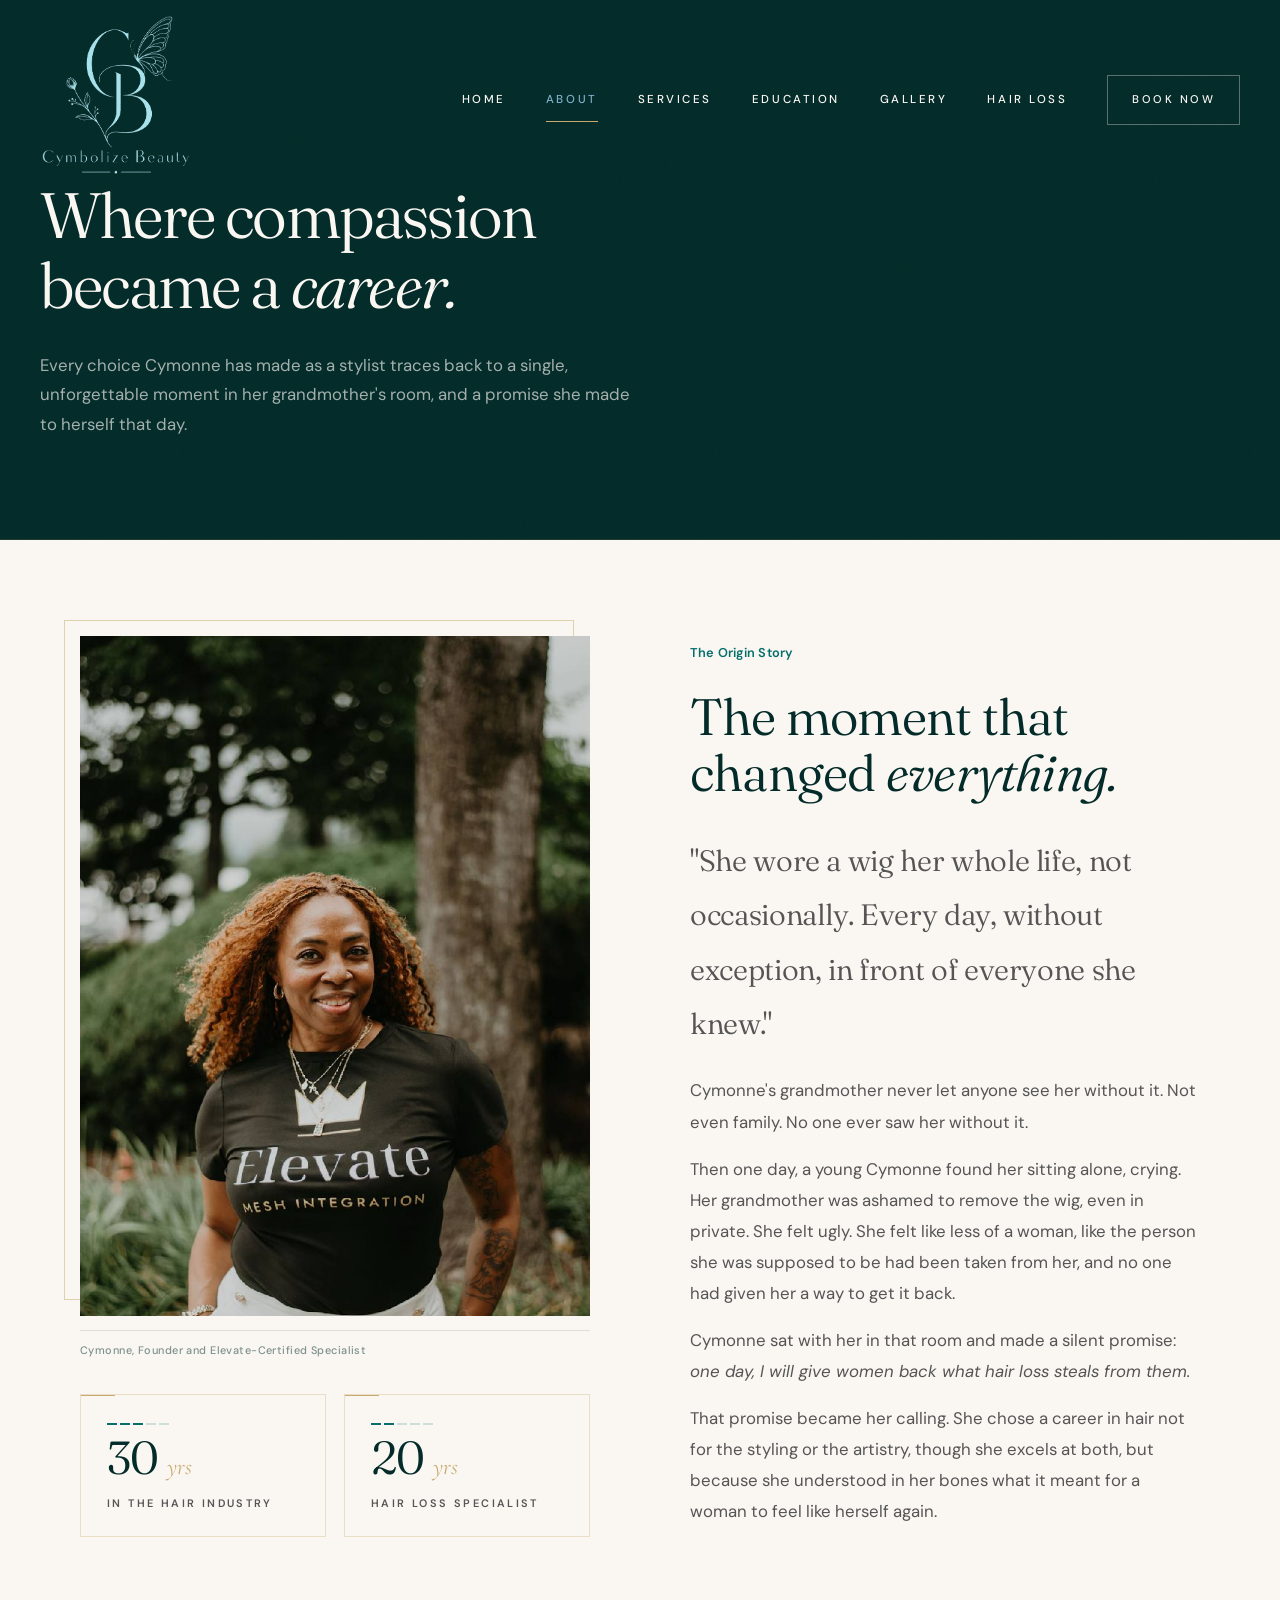
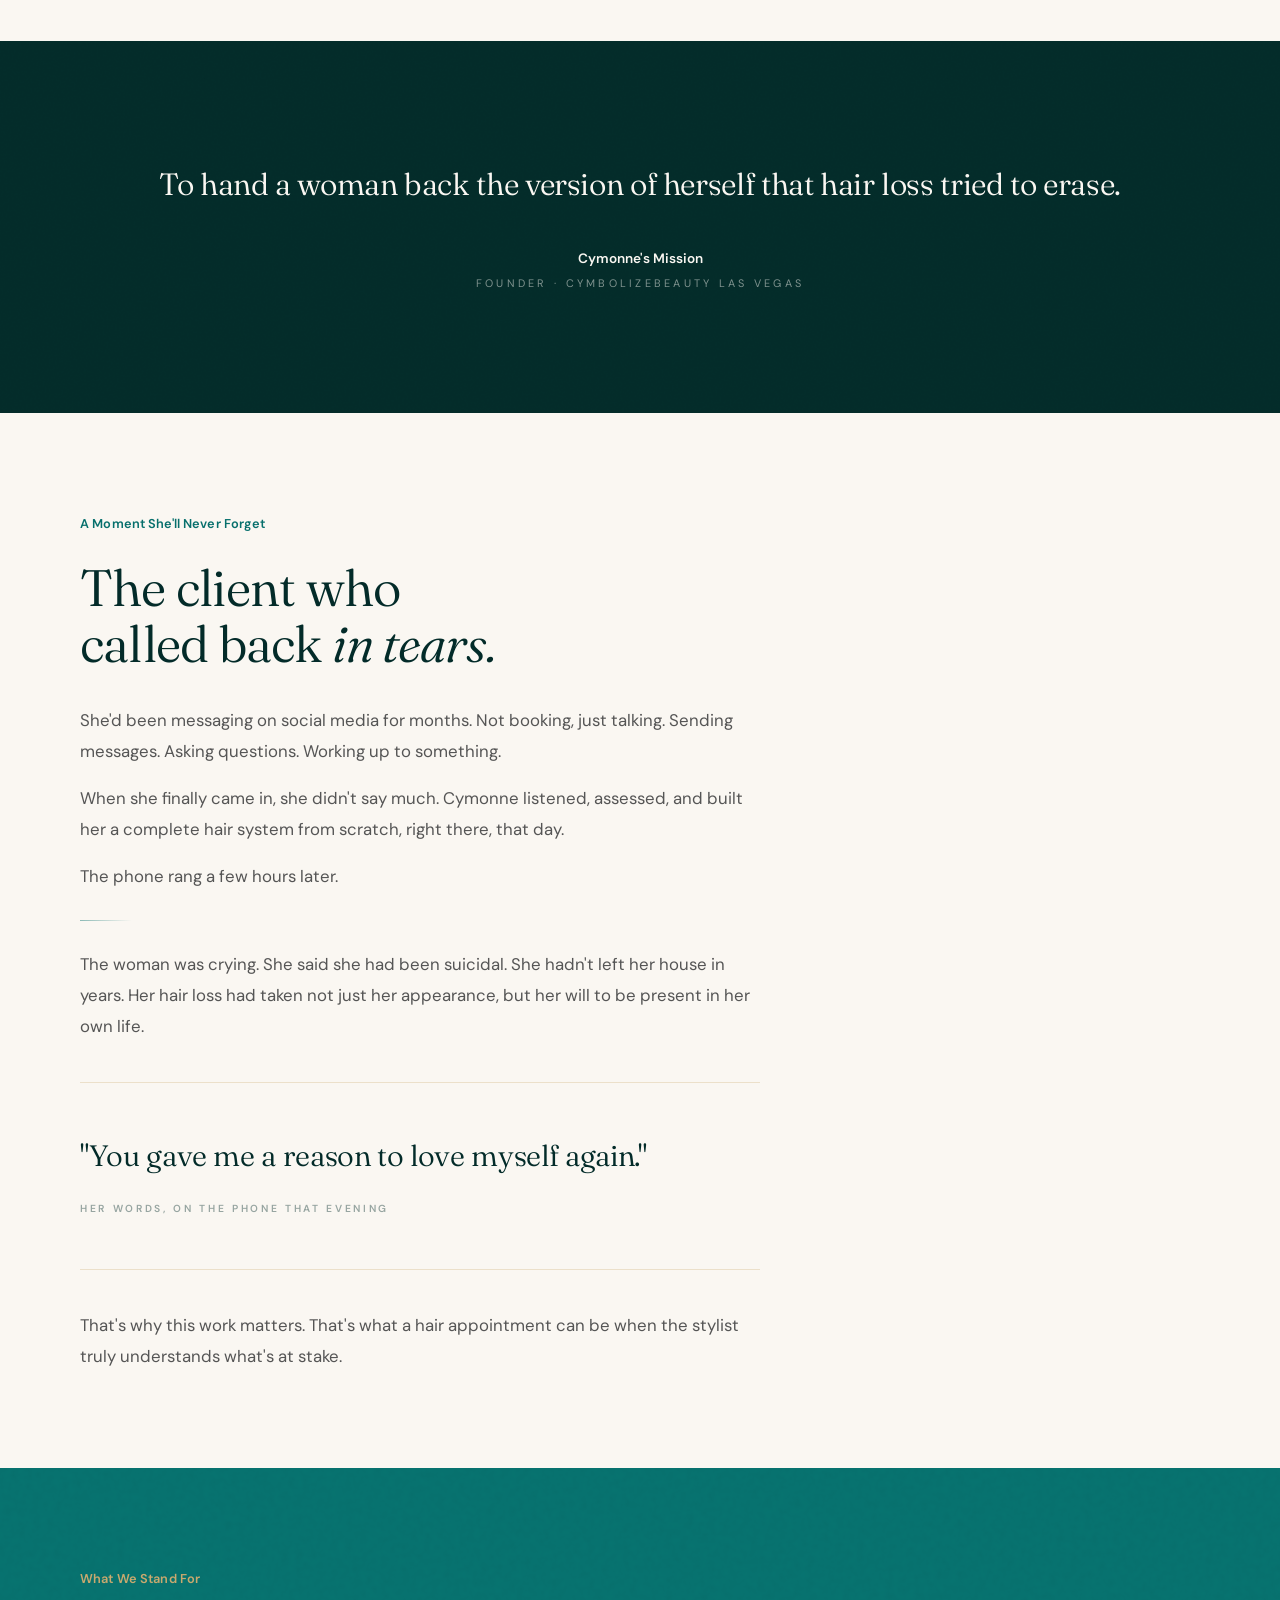
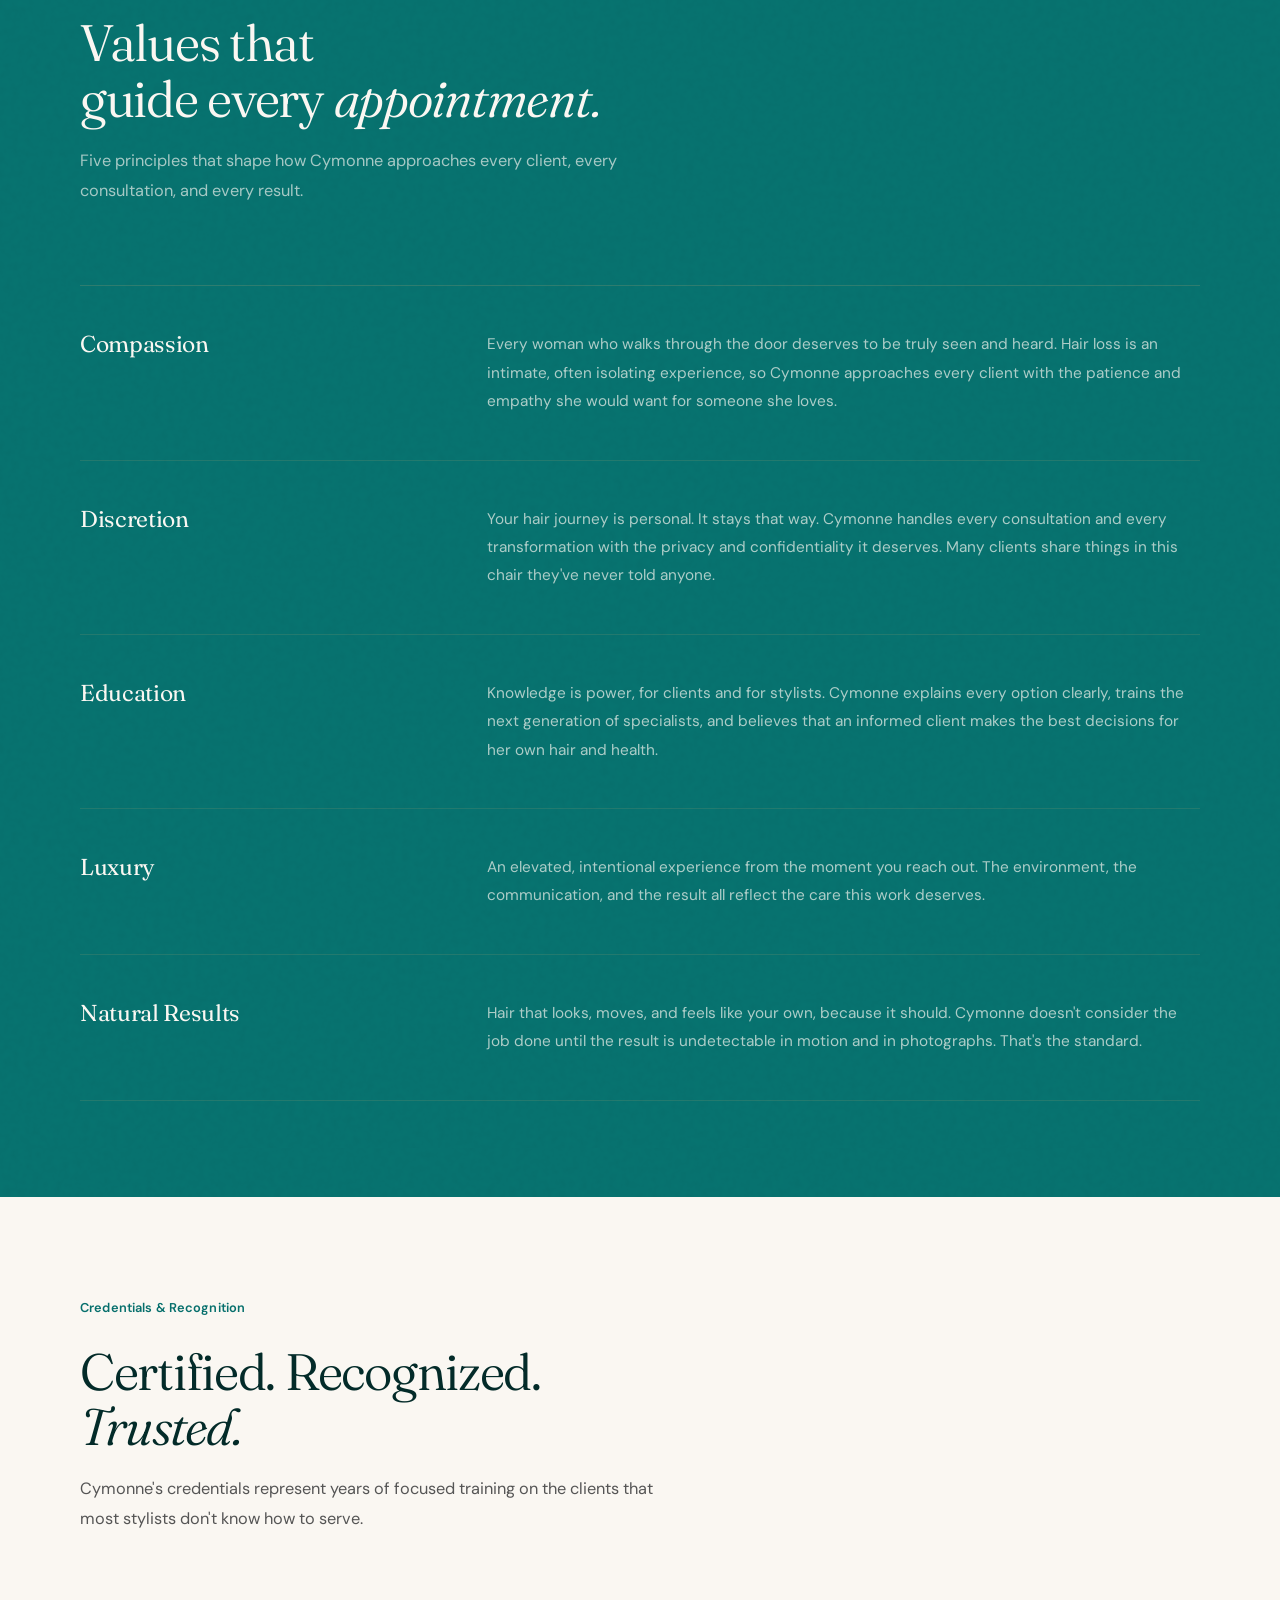
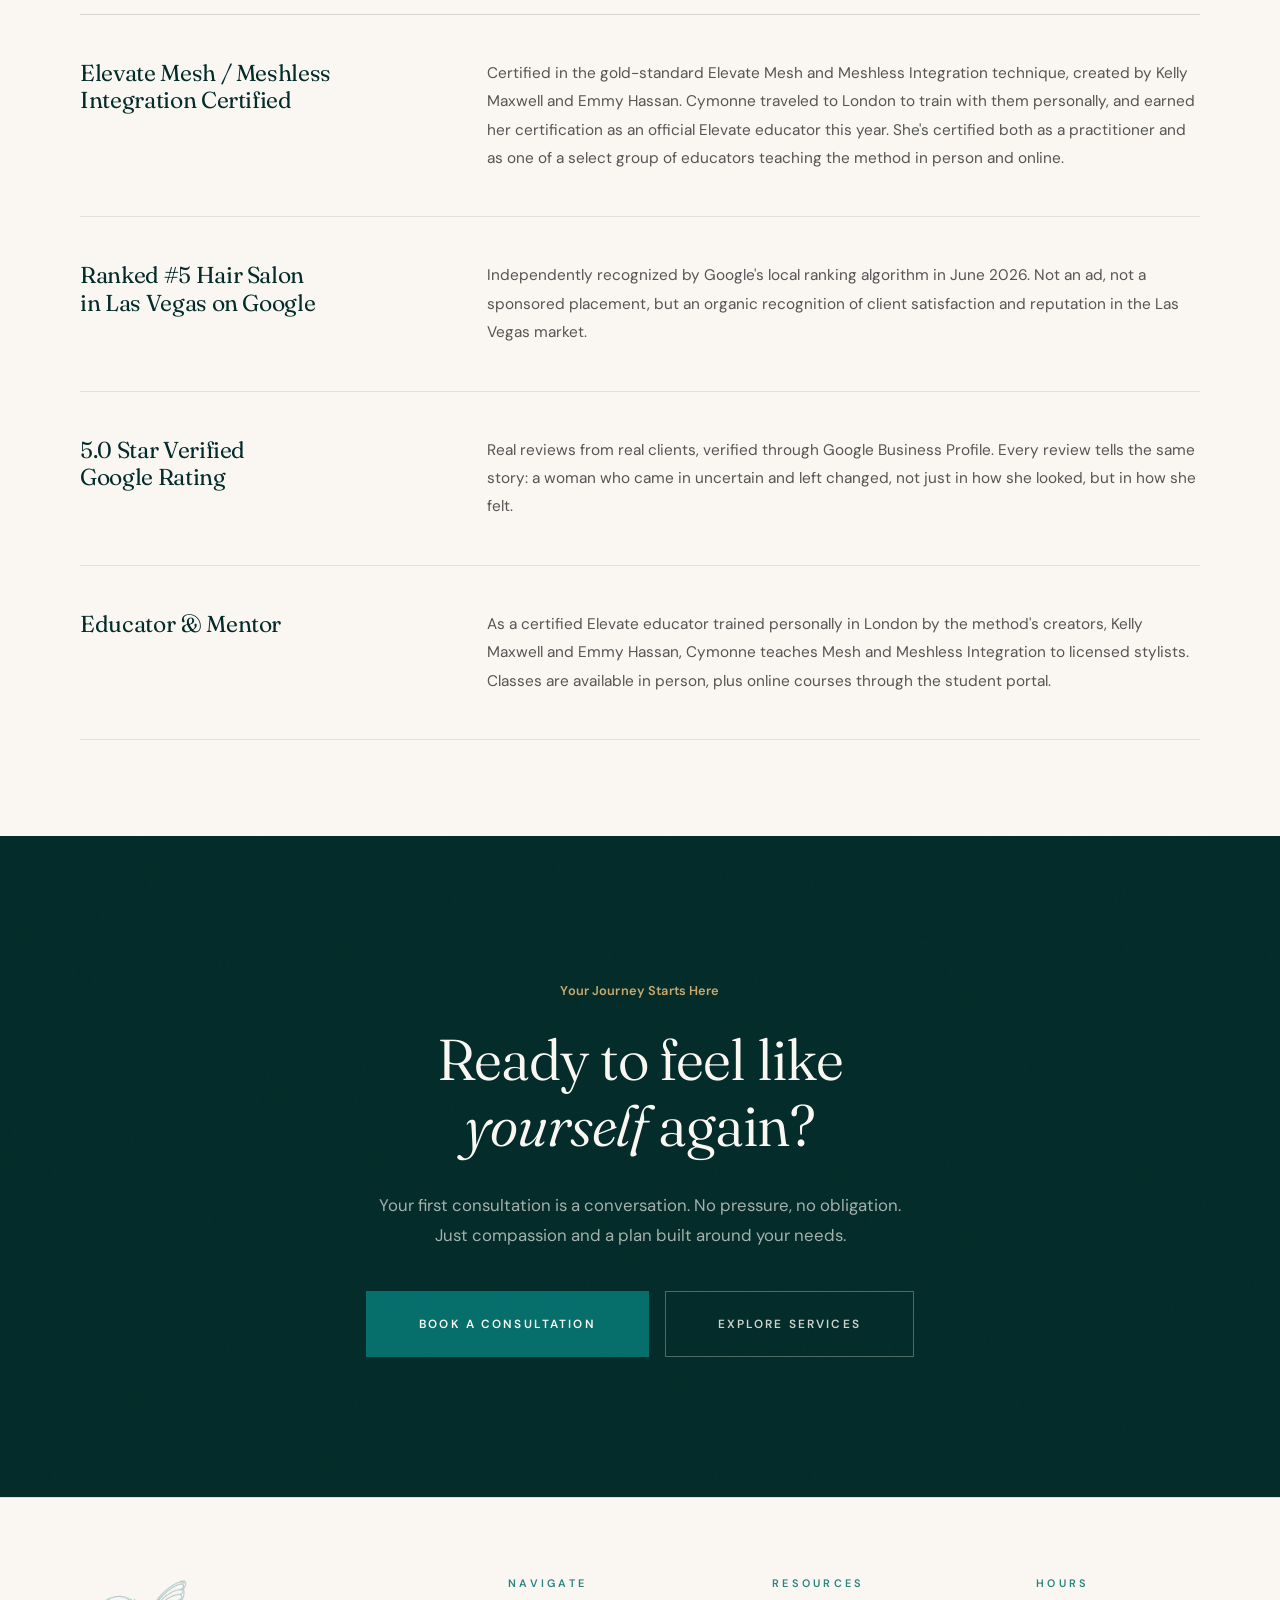
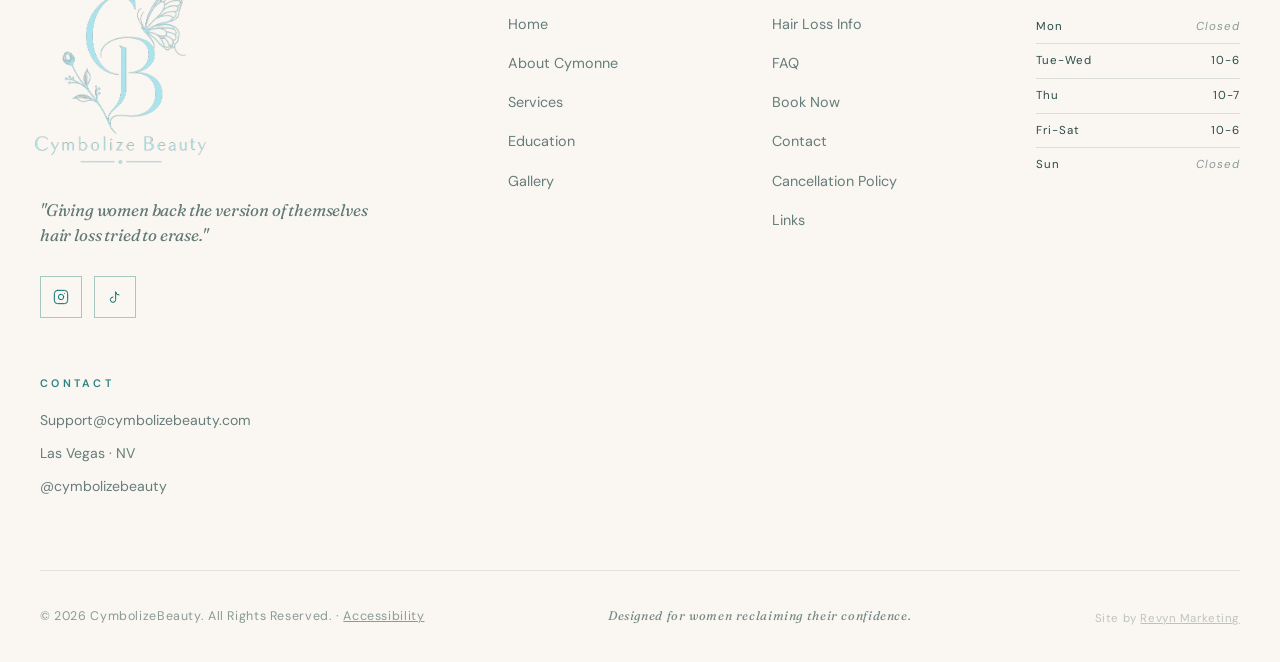
<file: about.html>
<!DOCTYPE html>
<html lang="en">
<head>
  <meta charset="UTF-8" />
  <meta name="viewport" content="width=device-width, initial-scale=1.0" />
  <title>About Cymonne | CymbolizeBeauty Las Vegas</title>
  <meta name="description" content="Meet Cymonne, the Las Vegas hair loss specialist whose grandmother's tears became a lifelong mission to restore women's confidence through specialized hair care." />
  <link rel="icon" href="logo.webp" type="image/webp" />
  <link rel="apple-touch-icon" href="logo.webp" />
  <link rel="canonical" href="https://cymbolizebeauty.com/about.html" />
  <meta name="robots" content="index, follow, max-image-preview:large" />

  <meta property="og:type" content="website" />
  <meta property="og:url" content="https://cymbolizebeauty.com/about.html" />
  <meta property="og:title" content="About Cymonne | CymbolizeBeauty Las Vegas" />
  <meta property="og:description" content="Meet Cymonne, the Las Vegas hair loss specialist whose grandmother's tears became a lifelong mission to restore women's confidence through specialized hair care." />
  <meta property="og:image" content="https://cymbolizebeauty.com/hero.jpg" />
  <meta property="og:site_name" content="CymbolizeBeauty" />
  <meta name="twitter:card" content="summary_large_image" />
  <meta name="twitter:title" content="About Cymonne | CymbolizeBeauty Las Vegas" />
  <meta name="twitter:description" content="Meet Cymonne, the Las Vegas hair loss specialist whose grandmother's tears became a lifelong mission to restore women's confidence through specialized hair care." />
  <meta name="twitter:image" content="https://cymbolizebeauty.com/hero.jpg" />
  <link rel="preconnect" href="https://fonts.googleapis.com" />
  <link rel="preconnect" href="https://fonts.gstatic.com" crossorigin />
  <link rel="stylesheet" href="styles.css?v=20260819b" />
</head>
<body>

<!-- ─── SITE INTRO ─────────────────────────────── -->
<div class="site-intro" id="siteIntro" aria-hidden="true" role="presentation">
  <div class="si-stage">
    <span class="si-mono"><img src="logo.webp?v=20260819b" alt="" class="si-mono-img"></span>
  </div>
</div>

<script>(function(){try{if(sessionStorage.getItem('cbIntroSeen')){document.getElementById('siteIntro').classList.add('si-skip');}else{sessionStorage.setItem('cbIntroSeen','1');}}catch(e){}})();</script>

<!-- ─── NAVBAR ─────────────────────────────────── -->
<nav id="navbar">
  <div class="nav-inner">
    <a href="index.html" class="nav-logo"><img src="logo.webp?v=20260819b" alt="CymbolizeBeauty" class="nav-logo-img"></a>
    <div class="nav-links">
      <a href="index.html">Home</a>
      <a href="about.html" class="active">About</a>
      <a href="services.html">Services</a>
      <a href="education.html">Education</a>
      <a href="gallery.html">Gallery</a>
      <a href="hair-loss.html">Hair Loss</a>
      <a href="https://cymbolizebeauty.glossgenius.com/services" target="_blank" rel="noopener" class="btn btn-outline">Book Now</a>
    </div>
    <button class="hamburger" id="hamburger" aria-label="Open menu">
      <span></span><span></span><span></span>
    </button>
  </div>
</nav>

<!-- ─── FULL-SCREEN MENU ───────────────────────── -->
<div class="mobile-menu" id="mobileMenu">
  <div class="mm-inner">
    <nav class="mm-links">
      <a href="index.html"><span>Home</span></a>
      <a href="about.html"><span>About</span></a>
      <a href="services.html"><span>Services</span></a>
      <a href="education.html"><span>Education</span></a>
      <a href="gallery.html"><span>Gallery</span></a>
      <a href="hair-loss.html"><span>Hair Loss</span></a>
      <a href="faq.html"><span>FAQ</span></a>
      <a href="contact.html"><span>Contact</span></a>
    </nav>
    <a href="https://cymbolizebeauty.glossgenius.com/services" target="_blank" rel="noopener" class="mm-book">Book an Appointment</a>
    <div class="mm-foot">
      <span>Las Vegas &middot; NV</span>
      <span class="mm-dot"></span>
      <a href="https://instagram.com/cymbolizebeauty" target="_blank" rel="noopener">@cymbolizebeauty</a>
      <span class="mm-dot"></span>
      <a href="mailto:Support@cymbolizebeauty.com">Email</a>
    </div>
  </div>
</div>
<!-- ─── PAGE HERO ──────────────────────────────── -->
<section class="page-hero grain">
  <span class="ghost-letter ghost-tr">Y</span>
  <div class="page-hero-inner">
    <h1 class="reveal">Where compassion<br>became a <em>career.</em></h1>
    <p class="reveal delay-1">Every choice Cymonne has made as a stylist traces back to a single, unforgettable moment in her grandmother's room, and a promise she made to herself that day.</p>
  </div>
</section>

<!-- ─── ORIGIN STORY ───────────────────────────── -->
<section class="section sec-cream">
  <span class="ghost-letter ghost-bl">M</span>
  <div class="container">
    <div class="two-col">
      <div class="reveal-left">
        <div class="v8-frame">
          <div class="v8-frame-media">
            <div class="v8-frame-offset" aria-hidden="true"></div>
            <img src="cymonne-portrait.jpg" alt="Cymonne, founder of CymbolizeBeauty" style="object-position:top center;">
          </div>
          <div class="fig-cap">
            <span class="fig-cap-text">Cymonne, Founder and Elevate-Certified Specialist</span>
          </div>
        </div>
        <div class="detail-cards">
          <div class="detail-card">
            <div class="stat-ticks">
              <div class="stat-tick"></div><div class="stat-tick"></div><div class="stat-tick"></div>
              <div class="stat-tick dim"></div><div class="stat-tick dim"></div>
            </div>
            <div class="dc-val">30 <em>yrs</em></div>
            <div class="dc-label">In the Hair Industry</div>
          </div>
          <div class="detail-card">
            <div class="stat-ticks">
              <div class="stat-tick"></div><div class="stat-tick"></div>
              <div class="stat-tick dim"></div><div class="stat-tick dim"></div><div class="stat-tick dim"></div>
            </div>
            <div class="dc-val">20 <em>yrs</em></div>
            <div class="dc-label">Hair Loss Specialist</div>
          </div>
        </div>
      </div>
      <div class="reveal-right delay-1">
        <span class="label">The Origin Story</span>
        <h2 style="margin: 24px 0 32px; color: var(--ink);">The moment that<br>changed <em>everything.</em></h2>
        <p class="pq" style="margin-bottom: 24px;">"She wore a wig her whole life, not occasionally. Every day, without exception, in front of everyone she knew."</p>
        <p style="color: var(--text-mid); line-height: 1.85; margin-bottom: 16px;">Cymonne's grandmother never let anyone see her without it. Not even family. No one ever saw her without it.</p>
        <p style="color: var(--text-mid); line-height: 1.85; margin-bottom: 16px;">Then one day, a young Cymonne found her sitting alone, crying. Her grandmother was ashamed to remove the wig, even in private. She felt ugly. She felt like less of a woman, like the person she was supposed to be had been taken from her, and no one had given her a way to get it back.</p>
        <p style="color: var(--text-mid); line-height: 1.85; margin-bottom: 16px;">Cymonne sat with her in that room and made a silent promise: <em>one day, I will give women back what hair loss steals from them.</em></p>
        <p style="color: var(--text-mid); line-height: 1.85;">That promise became her calling. She chose a career in hair not for the styling or the artistry, though she excels at both, but because she understood in her bones what it meant for a woman to feel like herself again.</p>
      </div>
    </div>
  </div>
</section>

<!-- ─── MISSION QUOTE ──────────────────────────── -->
<section class="section sec-ink grain" style="text-align: center; padding: 120px 40px;">
  <span class="ghost-letter ghost-center">B</span>
  <div class="container">
    <div class="testimonial">
      <p class="testimonial-quote reveal">
        To hand a woman back the version of herself that hair loss tried to erase.
      </p>
      <div class="testimonial-attr reveal delay-1">
        <span class="testimonial-name">Cymonne's Mission</span>
        <span class="testimonial-meta">Founder · CymbolizeBeauty Las Vegas</span>
      </div>
    </div>
  </div>
</section>

<!-- ─── PIVOTAL MOMENT ─────────────────────────── -->
<section class="section sec-cream">
  <div class="container">
    <div style="max-width: 680px;">
      <span class="label reveal">A Moment She'll Never Forget</span>
      <h2 class="reveal" style="margin: 24px 0 32px; color: var(--ink);">The client who<br>called back <em>in tears.</em></h2>
      <p class="reveal" style="color: var(--text-mid); line-height: 1.85; margin-bottom: 16px;">She'd been messaging on social media for months. Not booking, just talking. Sending messages. Asking questions. Working up to something.</p>
      <p class="reveal" style="color: var(--text-mid); line-height: 1.85; margin-bottom: 16px;">When she finally came in, she didn't say much. Cymonne listened, assessed, and built her a complete hair system from scratch, right there, that day.</p>
      <p class="reveal" style="color: var(--text-mid); line-height: 1.85; margin-bottom: 16px;">The phone rang a few hours later.</p>
      <div class="keyline-left reveal delay-1"></div>
      <p class="reveal" style="color: var(--text-mid); line-height: 1.85; margin-bottom: 40px;">The woman was crying. She said she had been suicidal. She hadn't left her house in years. Her hair loss had taken not just her appearance, but her will to be present in her own life.</p>
      <div class="pq-wrap reveal" style="margin-bottom: 40px;">
        <p class="pq">"You gave me a reason to love myself again."</p>
        <span class="pq-attr">Her words, on the phone that evening</span>
      </div>
      <p class="reveal" style="color: var(--text-mid); line-height: 1.85;">That's why this work matters. That's what a hair appointment can be when the stylist truly understands what's at stake.</p>
    </div>
  </div>
</section>

<!-- ─── CORE VALUES ────────────────────────────── -->
<section class="section sec-teal grain">
  <span class="ghost-letter ghost-bl">M</span>
  <div class="container">
    <div class="sec-head">
      <div class="sec-head-title reveal delay-1">
        <span class="label">What We Stand For</span>
        <h2 style="margin-top: 24px;">Values that<br>guide every <em>appointment.</em></h2>
        <p>Five principles that shape how Cymonne approaches every client, every consultation, and every result.</p>
      </div>
    </div>
    <div class="conditions">
      <div class="condition reveal">
        <div class="condition-num">01</div>
        <div class="condition-name">Compassion</div>
        <div class="condition-desc">Every woman who walks through the door deserves to be truly seen and heard. Hair loss is an intimate, often isolating experience, so Cymonne approaches every client with the patience and empathy she would want for someone she loves.</div>
      </div>
      <div class="condition reveal delay-1">
        <div class="condition-num">02</div>
        <div class="condition-name">Discretion</div>
        <div class="condition-desc">Your hair journey is personal. It stays that way. Cymonne handles every consultation and every transformation with the privacy and confidentiality it deserves. Many clients share things in this chair they've never told anyone.</div>
      </div>
      <div class="condition reveal delay-2">
        <div class="condition-num">03</div>
        <div class="condition-name">Education</div>
        <div class="condition-desc">Knowledge is power, for clients and for stylists. Cymonne explains every option clearly, trains the next generation of specialists, and believes that an informed client makes the best decisions for her own hair and health.</div>
      </div>
      <div class="condition reveal delay-3">
        <div class="condition-num">04</div>
        <div class="condition-name">Luxury</div>
        <div class="condition-desc">An elevated, intentional experience from the moment you reach out. The environment, the communication, and the result all reflect the care this work deserves.</div>
      </div>
      <div class="condition reveal delay-4">
        <div class="condition-num">05</div>
        <div class="condition-name">Natural Results</div>
        <div class="condition-desc">Hair that looks, moves, and feels like your own, because it should. Cymonne doesn't consider the job done until the result is undetectable in motion and in photographs. That's the standard.</div>
      </div>
    </div>
  </div>
</section>

<!-- ─── CREDENTIALS ────────────────────────────── -->
<section class="section sec-cream">
  <span class="ghost-letter ghost-tr">B</span>
  <div class="container">
    <div class="sec-head">
      <div class="sec-head-title reveal delay-1">
        <span class="label">Credentials &amp; Recognition</span>
        <h2 style="margin-top: 24px; color: var(--ink);">Certified. Recognized.<br><em>Trusted.</em></h2>
        <p style="color: var(--text-mid);">Cymonne's credentials represent years of focused training on the clients that most stylists don't know how to serve.</p>
      </div>
    </div>
    <div class="conditions" style="border-top-color: rgba(20,20,20,0.15);">
      <div class="condition reveal" style="border-bottom-color: rgba(20,20,20,0.1);">
        <div class="condition-num">01</div>
        <div class="condition-name" style="color: var(--ink);">Elevate Mesh / Meshless<br>Integration Certified</div>
        <div class="condition-desc" style="color: var(--text-mid);">Certified in the gold-standard Elevate Mesh and Meshless Integration technique, created by Kelly Maxwell and Emmy Hassan. Cymonne traveled to London to train with them personally, and earned her certification as an official Elevate educator this year. She's certified both as a practitioner and as one of a select group of educators teaching the method in person and online.</div>
      </div>
      <div class="condition reveal delay-1" style="border-bottom-color: rgba(20,20,20,0.1);">
        <div class="condition-num">02</div>
        <div class="condition-name" style="color: var(--ink);">Ranked #5 Hair Salon<br>in Las Vegas on Google</div>
        <div class="condition-desc" style="color: var(--text-mid);">Independently recognized by Google's local ranking algorithm in June 2026. Not an ad, not a sponsored placement, but an organic recognition of client satisfaction and reputation in the Las Vegas market.</div>
      </div>
      <div class="condition reveal delay-2" style="border-bottom-color: rgba(20,20,20,0.1);">
        <div class="condition-num">03</div>
        <div class="condition-name" style="color: var(--ink);">5.0 Star Verified<br>Google Rating</div>
        <div class="condition-desc" style="color: var(--text-mid);">Real reviews from real clients, verified through Google Business Profile. Every review tells the same story: a woman who came in uncertain and left changed, not just in how she looked, but in how she felt.</div>
      </div>
      <div class="condition reveal delay-3" style="border-bottom-color: rgba(20,20,20,0.1);">
        <div class="condition-num">04</div>
        <div class="condition-name" style="color: var(--ink);">Educator &amp; Mentor</div>
        <div class="condition-desc" style="color: var(--text-mid);">As a certified Elevate educator trained personally in London by the method's creators, Kelly Maxwell and Emmy Hassan, Cymonne teaches Mesh and Meshless Integration to licensed stylists. Classes are available in person, plus online courses through the student portal.</div>
      </div>
    </div>
  </div>
</section>

<!-- ─── CTA ───────────────────────────────────── -->
<section class="cta grain">
  <span class="ghost-letter ghost-center">Y</span>
  <div class="cta-inner">
    <span class="label center reveal">Your Journey Starts Here</span>
    <h2 class="reveal delay-1" style="margin-top: 24px;">Ready to feel like<br><em>yourself</em> again?</h2>
    <p class="reveal delay-2">Your first consultation is a conversation. No pressure, no obligation. Just compassion and a plan built around your needs.</p>
    <div class="cta-btns reveal delay-3">
      <a href="https://cymbolizebeauty.glossgenius.com/services" target="_blank" rel="noopener" class="btn btn-primary btn-lg">Book a Consultation</a>
      <a href="services.html" class="btn btn-outline btn-lg">Explore Services</a>
    </div>
  </div>
</section>

<!-- ─── FOOTER ────────────────────────────────── -->
<footer id="footer">
  <div class="footer-inner">
    <div class="footer-top">
      <div>
        <a href="index.html" class="footer-logo"><img src="logo.webp?v=20260819b" alt="Cymbolize Beauty" class="footer-logo-img"></a>
        <p class="footer-tag">"Giving women back the version of themselves hair loss tried to erase."</p>
        <div class="footer-social">
          <a href="https://instagram.com/cymbolizebeauty" target="_blank" rel="noopener" title="Instagram" aria-label="Instagram">
            <svg xmlns="http://www.w3.org/2000/svg" width="16" height="16" viewBox="0 0 24 24" fill="none" stroke="currentColor" stroke-width="1.5" stroke-linecap="round" stroke-linejoin="round"><rect x="2" y="2" width="20" height="20" rx="5"/><path d="M16 11.37A4 4 0 1 1 12.63 8 4 4 0 0 1 16 11.37z"/><line x1="17.5" y1="6.5" x2="17.51" y2="6.5"/></svg>
          </a>
          <a href="https://tiktok.com/@cymbolizebeauty" target="_blank" rel="noopener" title="TikTok" aria-label="TikTok">
            <svg xmlns="http://www.w3.org/2000/svg" width="16" height="16" viewBox="0 0 24 24" fill="none" stroke="currentColor" stroke-width="1.5" stroke-linecap="round" stroke-linejoin="round"><path d="M9 12a4 4 0 1 0 4 4V4a5 5 0 0 0 5 5"/></svg>
          </a>
        </div>
      </div>
      <div class="footer-col">
        <h5>Navigate</h5>
        <ul>
          <li><a href="index.html">Home</a></li>
          <li><a href="about.html">About Cymonne</a></li>
          <li><a href="services.html">Services</a></li>
          <li><a href="education.html">Education</a></li>
          <li><a href="gallery.html">Gallery</a></li>
        </ul>
      </div>
      <div class="footer-col">
        <h5>Resources</h5>
        <ul>
          <li><a href="hair-loss.html">Hair Loss Info</a></li>
          <li><a href="faq.html">FAQ</a></li>
          <li><a href="https://cymbolizebeauty.glossgenius.com/services" target="_blank" rel="noopener">Book Now</a></li>
          <li><a href="contact.html">Contact</a></li>
          <li><a href="contact.html#policy">Cancellation Policy</a></li>
          <li><a href="links.html">Links</a></li>
        </ul>
      </div>
      <div class="footer-col">
        <h5>Hours</h5>
        <div class="footer-hours">
          <div><span>Mon</span><span class="fh-closed">Closed</span></div>
          <div><span>Tue-Wed</span><span>10-6</span></div>
          <div><span>Thu</span><span>10-7</span></div>
          <div><span>Fri-Sat</span><span>10-6</span></div>
          <div><span>Sun</span><span class="fh-closed">Closed</span></div>
        </div>
      </div>
      <div class="footer-col">
        <h5>Contact</h5>
        <div class="footer-contact-item">Support@cymbolizebeauty.com</div>
        <div class="footer-contact-item">Las Vegas · NV</div>
        <div class="footer-contact-item">@cymbolizebeauty</div>
      </div>
    </div>
    <div class="footer-bottom">
      <p>© 2026 CymbolizeBeauty. All Rights Reserved. &middot; <a href="accessibility.html" style="color: inherit; text-decoration: underline;">Accessibility</a></p>
      <p><em>Designed for women reclaiming their confidence.</em></p>
      <p style="margin-top:0.4rem;font-size:0.72rem;opacity:0.55;">Site by <a href="https://revynmarketingagency.com" target="_blank" rel="noopener" style="color:inherit;text-decoration:underline;">Revyn Marketing</a></p>
    </div>
  </div>
</footer>

<div class="cur-dot" id="curDot"></div>
<div class="cur-ring" id="curRing"></div>
<script src="main.js?v=20260819b"></script>
</body>
</html>
</file>
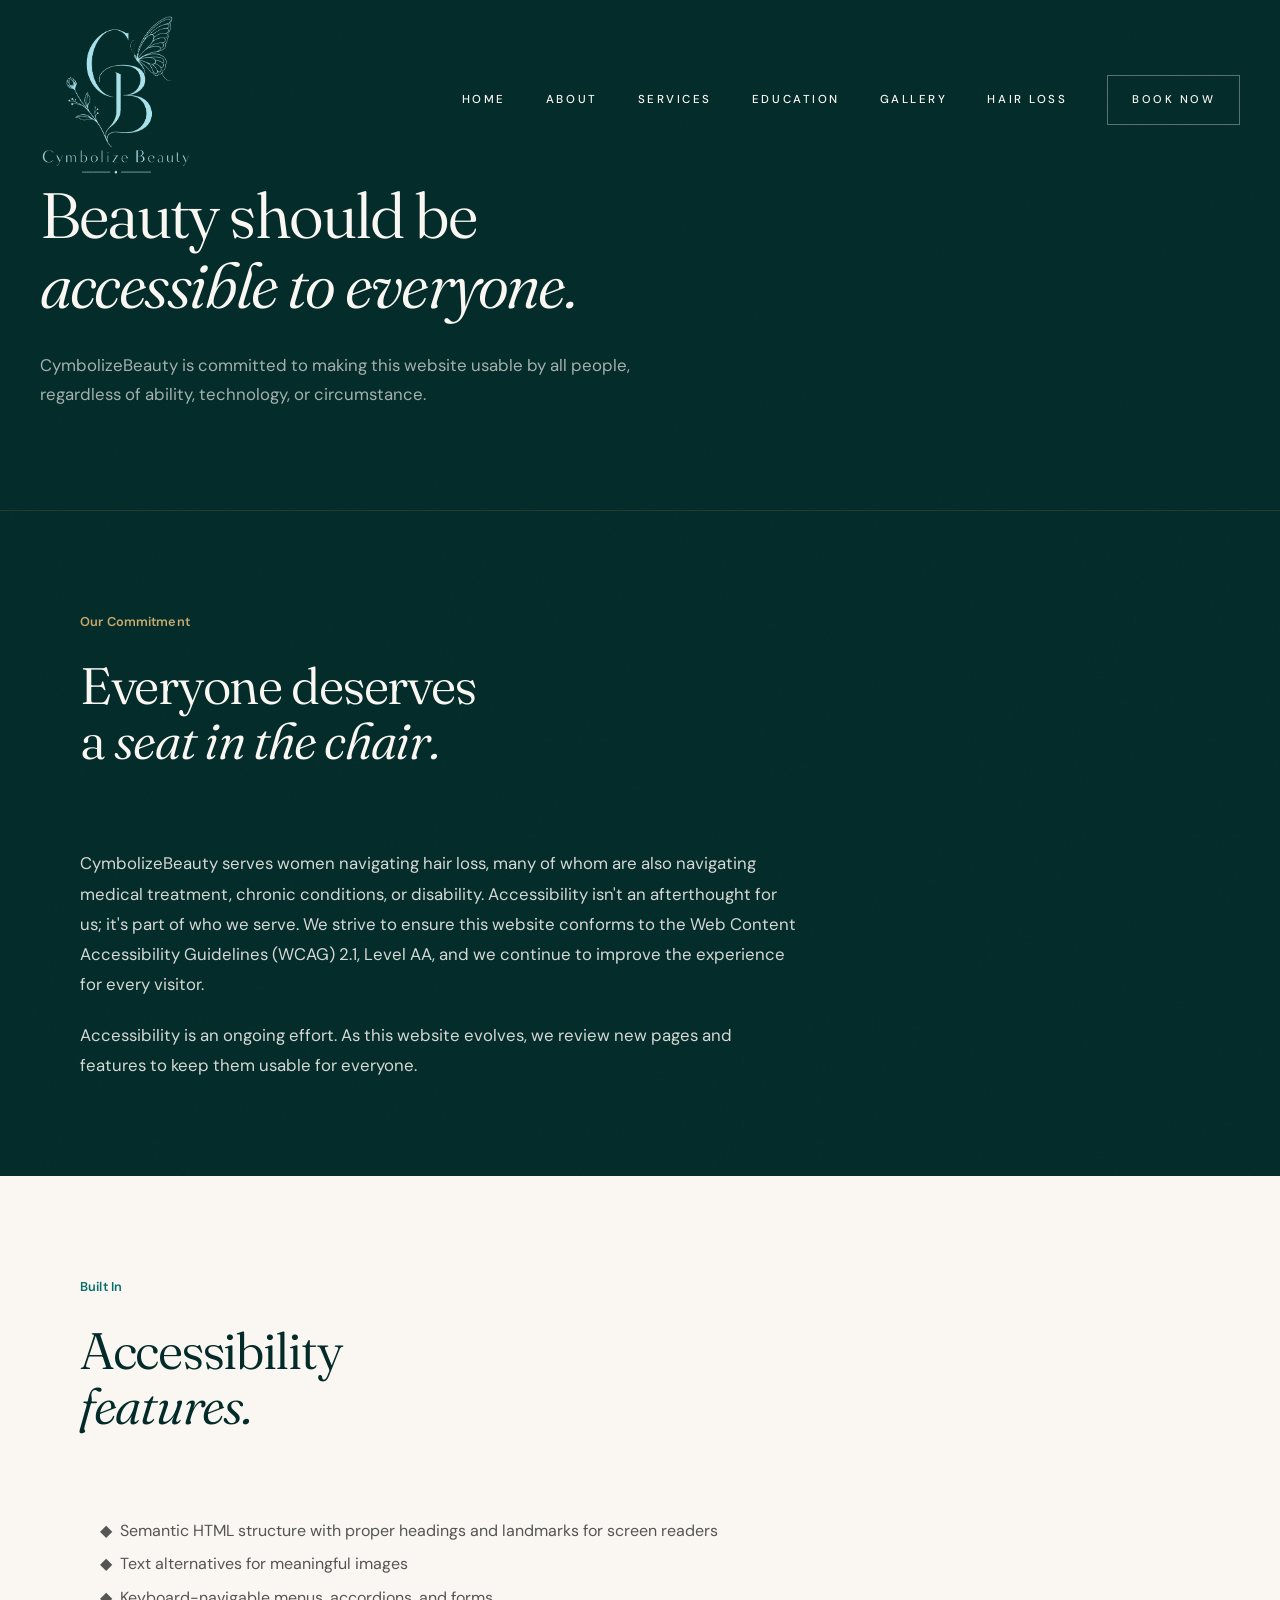
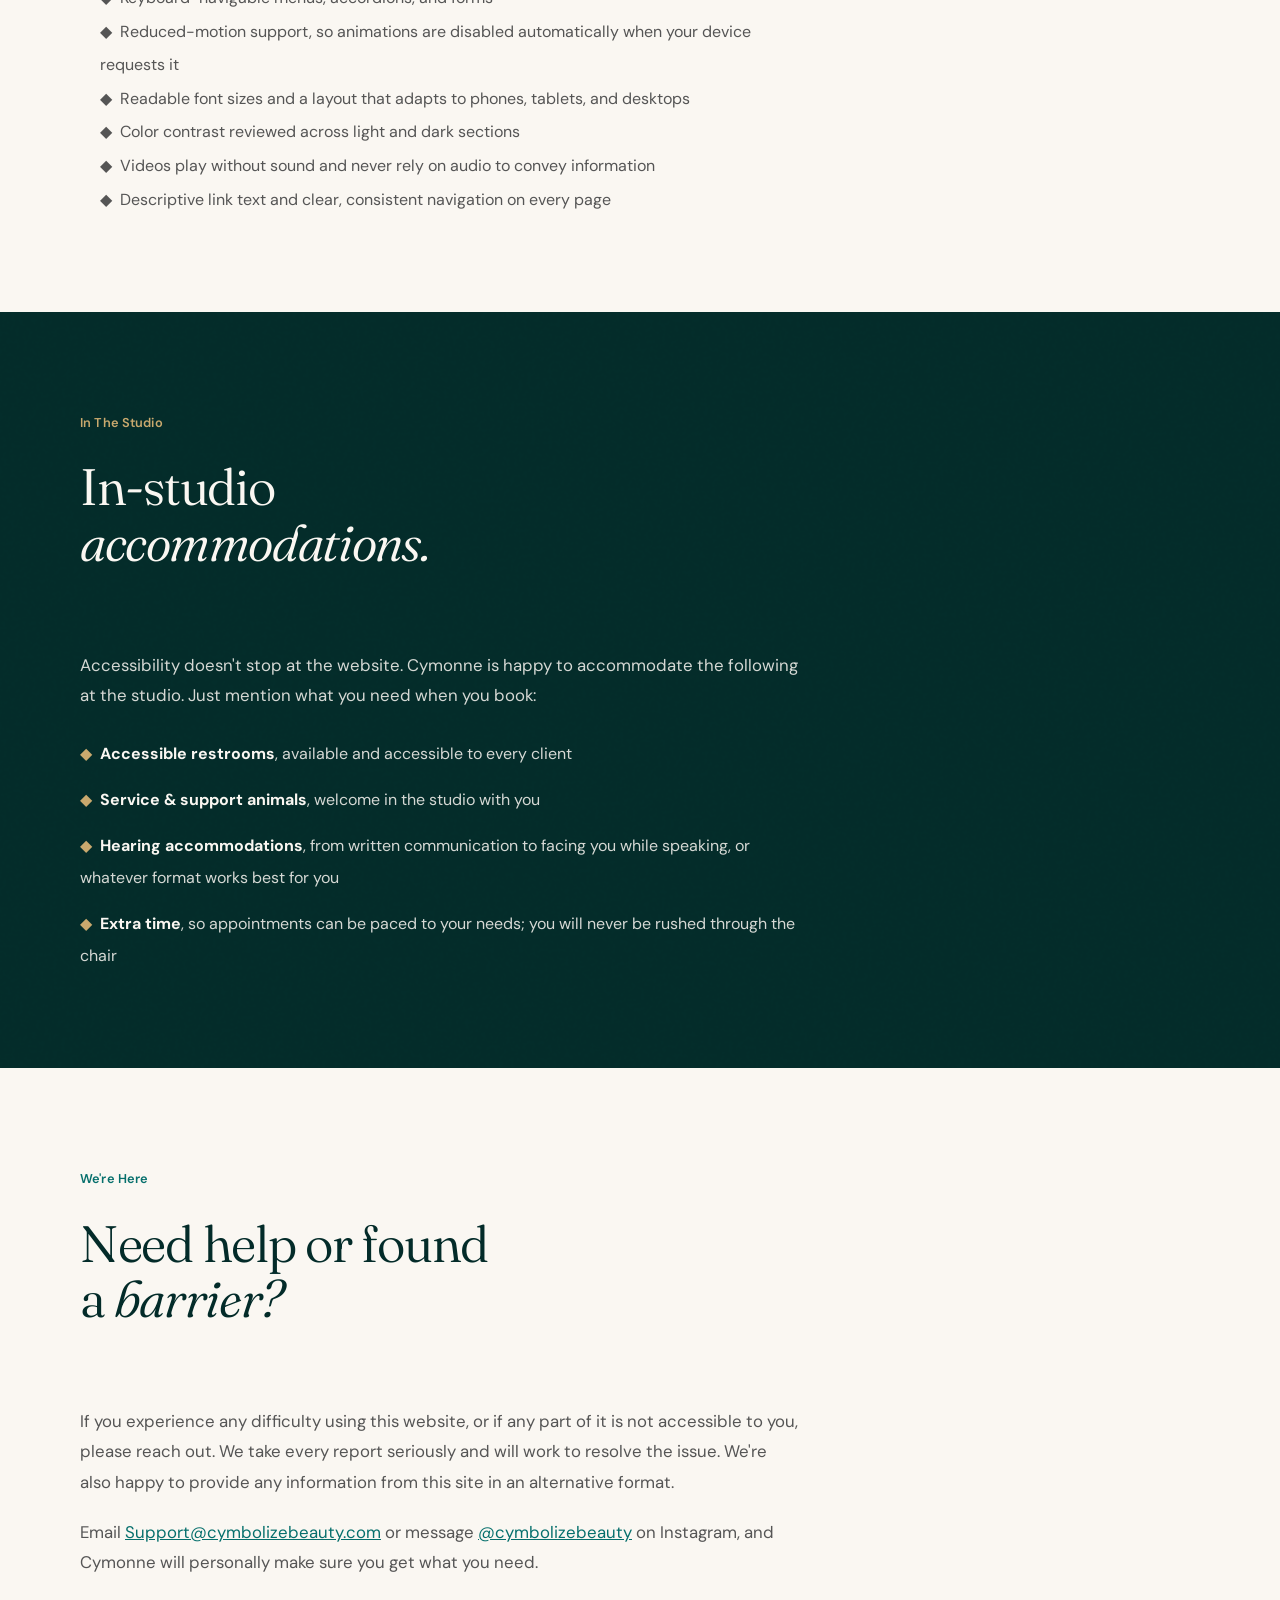
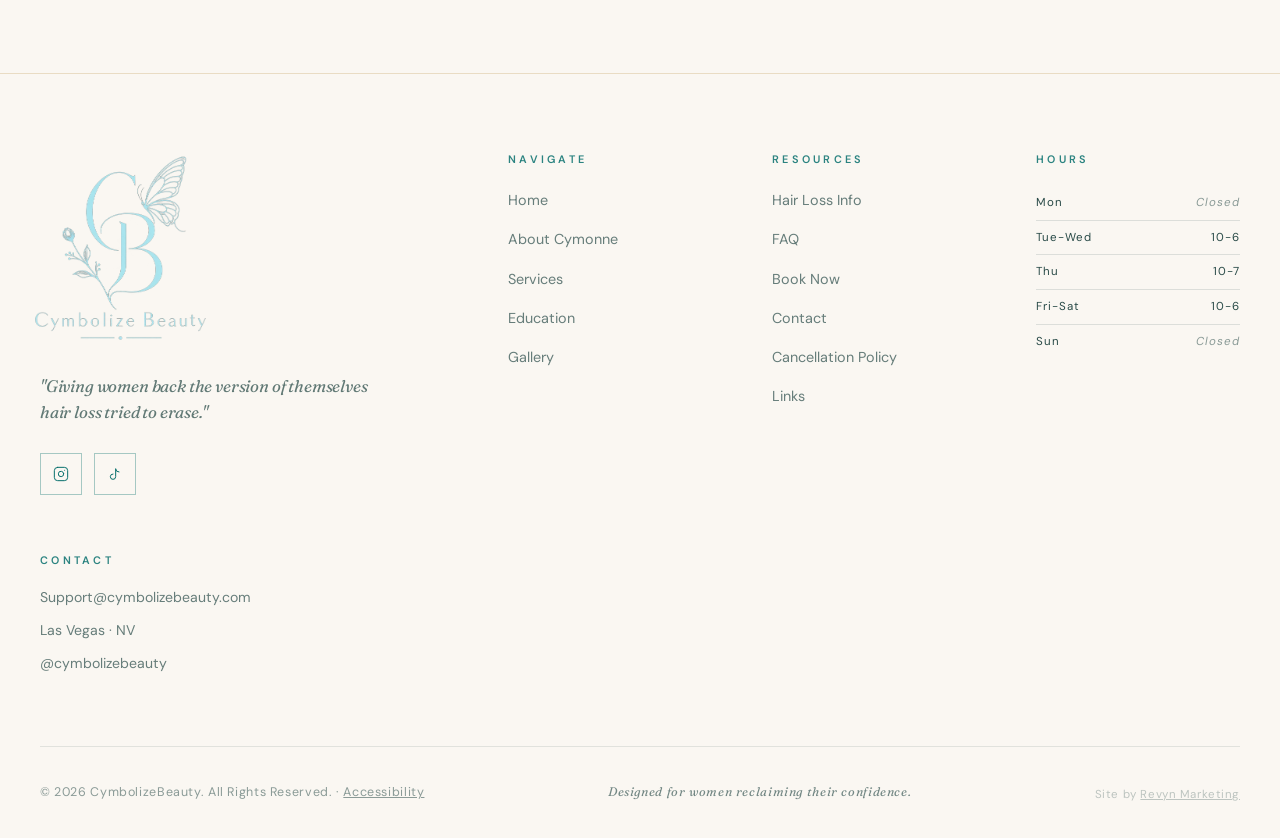
<file: accessibility.html>
<!DOCTYPE html>
<html lang="en">
<head>
  <meta charset="UTF-8" />
  <meta name="viewport" content="width=device-width, initial-scale=1.0" />
  <title>Accessibility Statement | CymbolizeBeauty Las Vegas</title>
  <meta name="description" content="CymbolizeBeauty's commitment to digital accessibility: our website accessibility features, ongoing efforts, and how to reach us if you need assistance." />
  <link rel="icon" href="logo.webp" type="image/webp" />
  <link rel="apple-touch-icon" href="logo.webp" />
  <link rel="canonical" href="https://cymbolizebeauty.com/accessibility.html" />
  <link rel="preconnect" href="https://fonts.googleapis.com" />
  <link rel="preconnect" href="https://fonts.gstatic.com" crossorigin />
  <link rel="stylesheet" href="styles.css?v=20260819b" />
</head>
<body>

<!-- ─── SITE INTRO ─────────────────────────────── -->
<div class="site-intro" id="siteIntro" aria-hidden="true" role="presentation">
  <div class="si-stage">
    <span class="si-mono"><img src="logo.webp?v=20260819b" alt="" class="si-mono-img"></span>
  </div>
</div>

<script>(function(){try{if(sessionStorage.getItem('cbIntroSeen')){document.getElementById('siteIntro').classList.add('si-skip');}else{sessionStorage.setItem('cbIntroSeen','1');}}catch(e){}})();</script>

<!-- ─── NAVBAR ─────────────────────────────────── -->
<nav id="navbar">
  <div class="nav-inner">
    <a href="index.html" class="nav-logo"><img src="logo.webp?v=20260819b" alt="CymbolizeBeauty" class="nav-logo-img"></a>
    <div class="nav-links">
      <a href="index.html">Home</a>
      <a href="about.html">About</a>
      <a href="services.html">Services</a>
      <a href="education.html">Education</a>
      <a href="gallery.html">Gallery</a>
      <a href="hair-loss.html">Hair Loss</a>
      <a href="https://cymbolizebeauty.glossgenius.com/services" target="_blank" rel="noopener" class="btn btn-outline">Book Now</a>
    </div>
    <button class="hamburger" id="hamburger" aria-label="Open menu">
      <span></span><span></span><span></span>
    </button>
  </div>
</nav>

<!-- ─── FULL-SCREEN MENU ───────────────────────── -->
<div class="mobile-menu" id="mobileMenu">
  <div class="mm-inner">
    <nav class="mm-links">
      <a href="index.html"><span>Home</span></a>
      <a href="about.html"><span>About</span></a>
      <a href="services.html"><span>Services</span></a>
      <a href="education.html"><span>Education</span></a>
      <a href="gallery.html"><span>Gallery</span></a>
      <a href="hair-loss.html"><span>Hair Loss</span></a>
      <a href="faq.html"><span>FAQ</span></a>
      <a href="contact.html"><span>Contact</span></a>
    </nav>
    <a href="https://cymbolizebeauty.glossgenius.com/services" target="_blank" rel="noopener" class="mm-book">Book an Appointment</a>
    <div class="mm-foot">
      <span>Las Vegas &middot; NV</span>
      <span class="mm-dot"></span>
      <a href="https://instagram.com/cymbolizebeauty" target="_blank" rel="noopener">@cymbolizebeauty</a>
      <span class="mm-dot"></span>
      <a href="mailto:Support@cymbolizebeauty.com">Email</a>
    </div>
  </div>
</div>
<!-- ─── PAGE HERO ──────────────────────────────── -->
<section class="page-hero grain">
  <span class="ghost-letter ghost-tr">A</span>
  <div class="page-hero-inner">
    <h1 class="reveal">Beauty should be<br><em>accessible to everyone.</em></h1>
    <p class="reveal delay-1">CymbolizeBeauty is committed to making this website usable by all people, regardless of ability, technology, or circumstance.</p>
  </div>
</section>

<!-- ─── COMMITMENT ────────────────────────────── -->
<section class="section sec-ink grain">
  <div class="container">
    <div class="sec-head">
      <div class="sec-head-title reveal delay-1">
        <span class="label">Our Commitment</span>
        <h2 style="margin-top: 24px;">Everyone deserves<br>a <em>seat in the chair.</em></h2>
      </div>
    </div>
    <div class="prose reveal" style="max-width: 720px;">
      <p style="color: rgba(250,247,242,0.85); line-height: 1.8; margin-bottom: 20px;">CymbolizeBeauty serves women navigating hair loss, many of whom are also navigating medical treatment, chronic conditions, or disability. Accessibility isn't an afterthought for us; it's part of who we serve. We strive to ensure this website conforms to the Web Content Accessibility Guidelines (WCAG) 2.1, Level AA, and we continue to improve the experience for every visitor.</p>
      <p style="color: rgba(250,247,242,0.85); line-height: 1.8;">Accessibility is an ongoing effort. As this website evolves, we review new pages and features to keep them usable for everyone.</p>
    </div>
  </div>
</section>

<!-- ─── FEATURES ──────────────────────────────── -->
<section class="section sec-cream grain">
  <div class="container">
    <div class="sec-head">
      <div class="sec-head-title reveal delay-1">
        <span class="label">Built In</span>
        <h2 style="margin-top: 24px;">Accessibility<br><em>features.</em></h2>
      </div>
    </div>
    <div class="prose reveal" style="max-width: 720px;">
      <ul style="line-height: 2.1; color: var(--text-mid); padding-left: 20px; list-style: none;">
        <li>&#9670;&nbsp;&nbsp;Semantic HTML structure with proper headings and landmarks for screen readers</li>
        <li>&#9670;&nbsp;&nbsp;Text alternatives for meaningful images</li>
        <li>&#9670;&nbsp;&nbsp;Keyboard-navigable menus, accordions, and forms</li>
        <li>&#9670;&nbsp;&nbsp;Reduced-motion support, so animations are disabled automatically when your device requests it</li>
        <li>&#9670;&nbsp;&nbsp;Readable font sizes and a layout that adapts to phones, tablets, and desktops</li>
        <li>&#9670;&nbsp;&nbsp;Color contrast reviewed across light and dark sections</li>
        <li>&#9670;&nbsp;&nbsp;Videos play without sound and never rely on audio to convey information</li>
        <li>&#9670;&nbsp;&nbsp;Descriptive link text and clear, consistent navigation on every page</li>
      </ul>
    </div>
  </div>
</section>

<!-- ─── ASSISTANCE ────────────────────────────── -->
<section class="section sec-ink grain">
  <div class="container">
    <div class="sec-head">
      <div class="sec-head-title reveal delay-1">
        <span class="label">In The Studio</span>
        <h2 style="margin-top: 24px;">In-studio<br><em>accommodations.</em></h2>
      </div>
    </div>
    <div class="prose reveal" style="max-width: 720px;">
      <p style="color: rgba(250,247,242,0.85); line-height: 1.8; margin-bottom: 28px;">Accessibility doesn't stop at the website. Cymonne is happy to accommodate the following at the studio. Just mention what you need when you book:</p>
      <ul style="line-height: 2; color: rgba(250,247,242,0.85); padding-left: 0; list-style: none;">
        <li style="margin-bottom: 14px;"><span style="color: var(--gold);">&#9670;</span>&nbsp;&nbsp;<strong style="color: var(--cream);">Accessible restrooms</strong>, available and accessible to every client</li>
        <li style="margin-bottom: 14px;"><span style="color: var(--gold);">&#9670;</span>&nbsp;&nbsp;<strong style="color: var(--cream);">Service &amp; support animals</strong>, welcome in the studio with you</li>
        <li style="margin-bottom: 14px;"><span style="color: var(--gold);">&#9670;</span>&nbsp;&nbsp;<strong style="color: var(--cream);">Hearing accommodations</strong>, from written communication to facing you while speaking, or whatever format works best for you</li>
        <li><span style="color: var(--gold);">&#9670;</span>&nbsp;&nbsp;<strong style="color: var(--cream);">Extra time</strong>, so appointments can be paced to your needs; you will never be rushed through the chair</li>
      </ul>
    </div>
  </div>
</section>

<!-- ASSISTANCE -->
<section class="section sec-cream grain">
  <div class="container">
    <div class="sec-head">
      <div class="sec-head-title reveal delay-1">
        <span class="label">We're Here</span>
        <h2 style="margin-top: 24px;">Need help or found<br>a <em>barrier?</em></h2>
      </div>
    </div>
    <div class="prose reveal" style="max-width: 720px;">
      <p style="color: var(--text-mid); line-height: 1.8; margin-bottom: 20px;">If you experience any difficulty using this website, or if any part of it is not accessible to you, please reach out. We take every report seriously and will work to resolve the issue. We're also happy to provide any information from this site in an alternative format.</p>
      <p style="color: var(--text-mid); line-height: 1.8;">Email <a href="mailto:Support@cymbolizebeauty.com" style="color: var(--teal); text-decoration: underline;">Support@cymbolizebeauty.com</a> or message <a href="https://instagram.com/cymbolizebeauty" target="_blank" rel="noopener" style="color: var(--teal); text-decoration: underline;">@cymbolizebeauty</a> on Instagram, and Cymonne will personally make sure you get what you need.</p>
    </div>
  </div>
</section>

<!-- ─── FOOTER ────────────────────────────────── -->
<footer id="footer">
  <div class="footer-inner">
    <div class="footer-top">
      <div>
        <a href="index.html" class="footer-logo"><img src="logo.webp?v=20260819b" alt="Cymbolize Beauty" class="footer-logo-img"></a>
        <p class="footer-tag">"Giving women back the version of themselves hair loss tried to erase."</p>
        <div class="footer-social">
          <a href="https://instagram.com/cymbolizebeauty" target="_blank" rel="noopener" title="Instagram" aria-label="Instagram">
            <svg xmlns="http://www.w3.org/2000/svg" width="16" height="16" viewBox="0 0 24 24" fill="none" stroke="currentColor" stroke-width="1.5" stroke-linecap="round" stroke-linejoin="round"><rect x="2" y="2" width="20" height="20" rx="5"/><path d="M16 11.37A4 4 0 1 1 12.63 8 4 4 0 0 1 16 11.37z"/><line x1="17.5" y1="6.5" x2="17.51" y2="6.5"/></svg>
          </a>
          <a href="https://tiktok.com/@cymbolizebeauty" target="_blank" rel="noopener" title="TikTok" aria-label="TikTok">
            <svg xmlns="http://www.w3.org/2000/svg" width="16" height="16" viewBox="0 0 24 24" fill="none" stroke="currentColor" stroke-width="1.5" stroke-linecap="round" stroke-linejoin="round"><path d="M9 12a4 4 0 1 0 4 4V4a5 5 0 0 0 5 5"/></svg>
          </a>
        </div>
      </div>
      <div class="footer-col">
        <h5>Navigate</h5>
        <ul>
          <li><a href="index.html">Home</a></li>
          <li><a href="about.html">About Cymonne</a></li>
          <li><a href="services.html">Services</a></li>
          <li><a href="education.html">Education</a></li>
          <li><a href="gallery.html">Gallery</a></li>
        </ul>
      </div>
      <div class="footer-col">
        <h5>Resources</h5>
        <ul>
          <li><a href="hair-loss.html">Hair Loss Info</a></li>
          <li><a href="faq.html">FAQ</a></li>
          <li><a href="https://cymbolizebeauty.glossgenius.com/services" target="_blank" rel="noopener">Book Now</a></li>
          <li><a href="contact.html">Contact</a></li>
          <li><a href="contact.html#policy">Cancellation Policy</a></li>
          <li><a href="links.html">Links</a></li>
        </ul>
      </div>
      <div class="footer-col">
        <h5>Hours</h5>
        <div class="footer-hours">
          <div><span>Mon</span><span class="fh-closed">Closed</span></div>
          <div><span>Tue-Wed</span><span>10-6</span></div>
          <div><span>Thu</span><span>10-7</span></div>
          <div><span>Fri-Sat</span><span>10-6</span></div>
          <div><span>Sun</span><span class="fh-closed">Closed</span></div>
        </div>
      </div>
      <div class="footer-col">
        <h5>Contact</h5>
        <div class="footer-contact-item">Support@cymbolizebeauty.com</div>
        <div class="footer-contact-item">Las Vegas · NV</div>
        <div class="footer-contact-item">@cymbolizebeauty</div>
      </div>
    </div>
    <div class="footer-bottom">
      <p>© 2026 CymbolizeBeauty. All Rights Reserved. &middot; <a href="accessibility.html" style="color: inherit; text-decoration: underline;">Accessibility</a></p>
      <p><em>Designed for women reclaiming their confidence.</em></p>
      <p style="margin-top:0.4rem;font-size:0.72rem;opacity:0.55;">Site by <a href="https://revynmarketingagency.com" target="_blank" rel="noopener" style="color:inherit;text-decoration:underline;">Revyn Marketing</a></p>
    </div>
  </div>
</footer>

<div class="cur-dot" id="curDot"></div>
<div class="cur-ring" id="curRing"></div>
<script src="main.js?v=20260819b"></script>
</body>
</html>
</file>
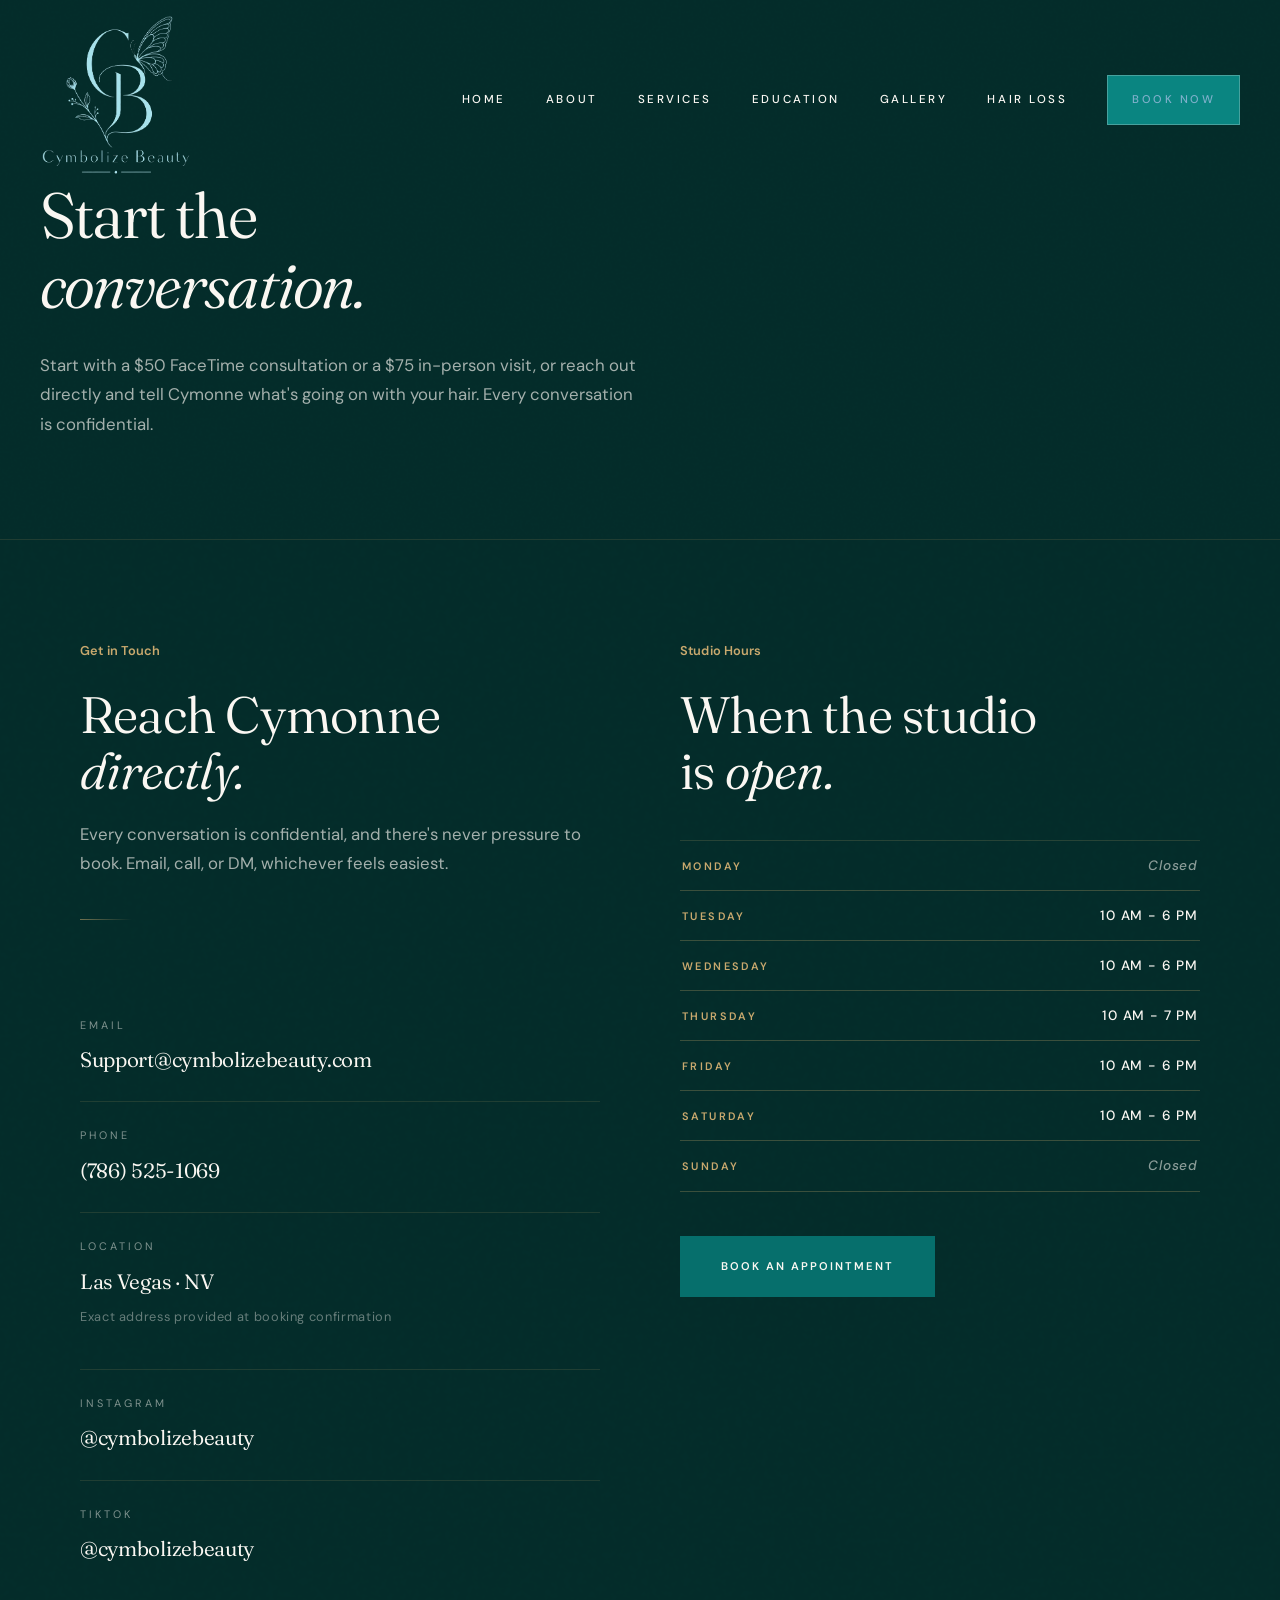
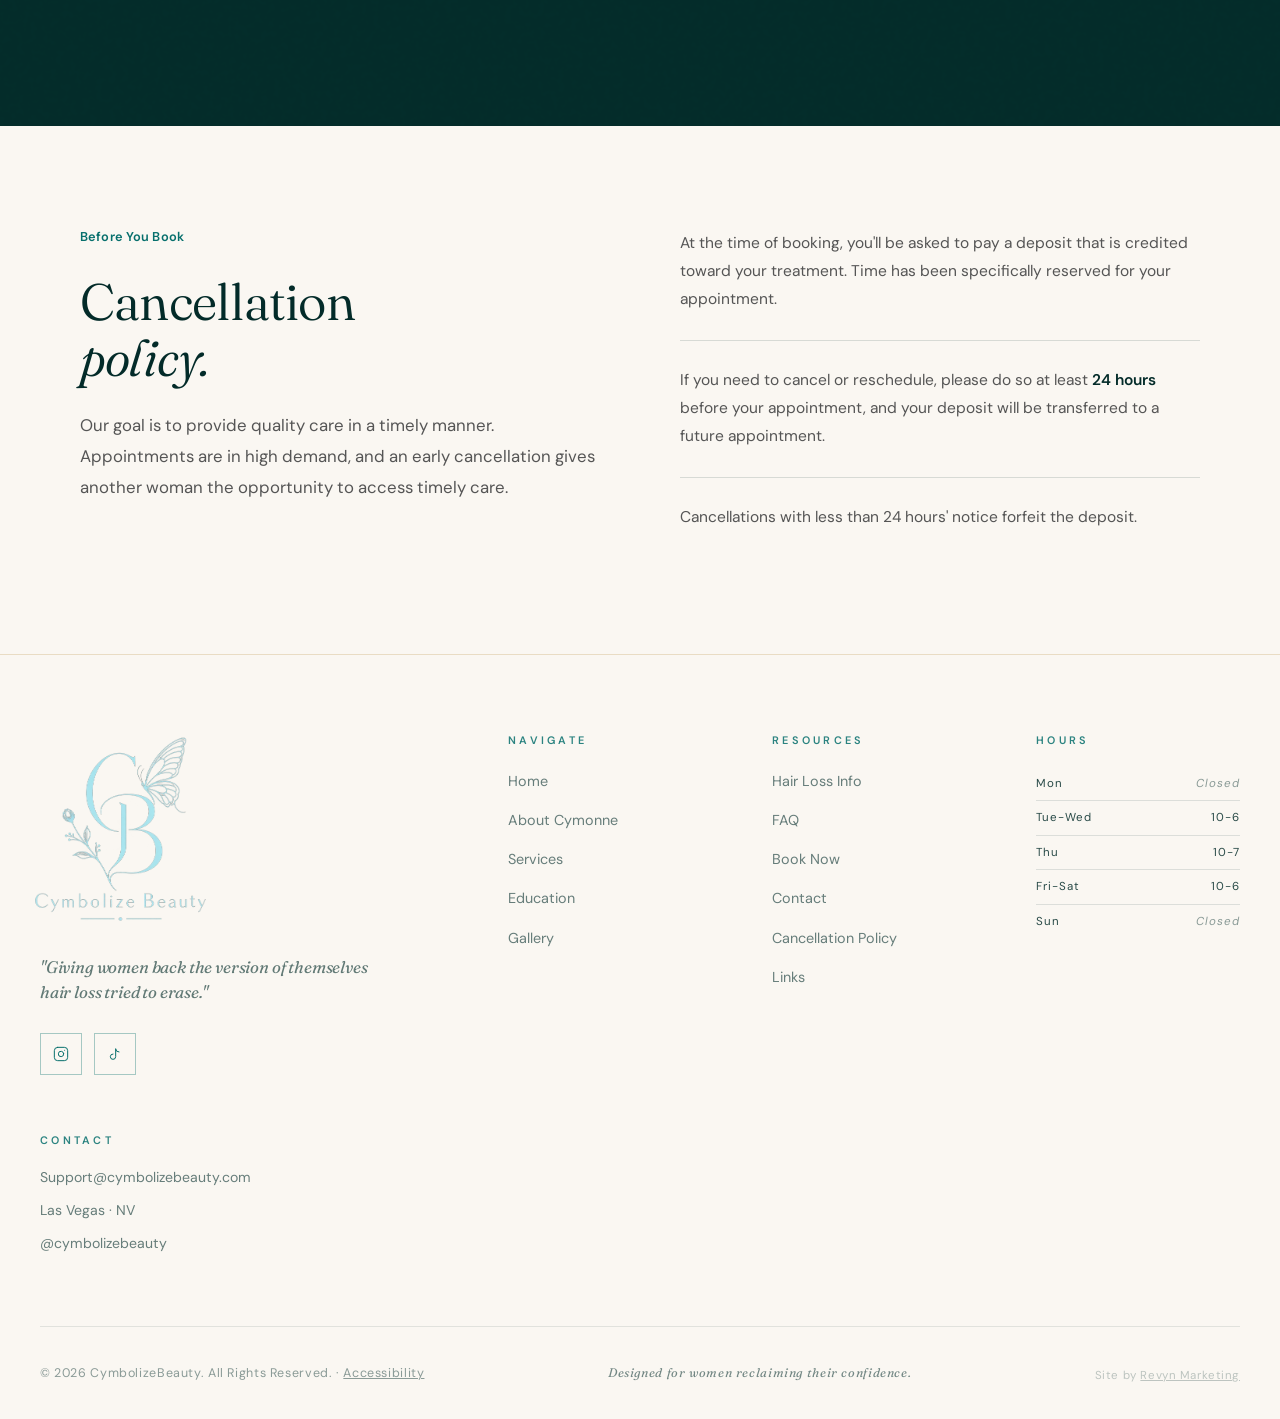
<file: contact.html>
<!DOCTYPE html>
<html lang="en">
<head>
  <meta charset="UTF-8" />
  <meta name="viewport" content="width=device-width, initial-scale=1.0" />
  <title>Book a Consultation | CymbolizeBeauty Las Vegas</title>
  <meta name="description" content="Book a hair loss consultation with Cymonne at CymbolizeBeauty in Las Vegas. Specializing in Mesh Integration, alopecia, GLP-1, chemo hair loss, and fine thinning hair." />
  <link rel="icon" href="logo.webp" type="image/webp" />
  <link rel="apple-touch-icon" href="logo.webp" />
  <link rel="canonical" href="https://cymbolizebeauty.com/contact.html" />
  <meta name="robots" content="index, follow, max-image-preview:large" />

  <meta property="og:type" content="website" />
  <meta property="og:url" content="https://cymbolizebeauty.com/contact.html" />
  <meta property="og:title" content="Book a Consultation | CymbolizeBeauty Las Vegas" />
  <meta property="og:description" content="Book a hair loss consultation with Cymonne at CymbolizeBeauty in Las Vegas. Specializing in Mesh Integration, alopecia, GLP-1, chemo hair loss, and fine thinning hair." />
  <meta property="og:image" content="https://cymbolizebeauty.com/hero.jpg" />
  <meta property="og:site_name" content="CymbolizeBeauty" />
  <meta name="twitter:card" content="summary_large_image" />
  <meta name="twitter:title" content="Book a Consultation | CymbolizeBeauty Las Vegas" />
  <meta name="twitter:description" content="Book a hair loss consultation with Cymonne at CymbolizeBeauty in Las Vegas. Specializing in Mesh Integration, alopecia, GLP-1, chemo hair loss, and fine thinning hair." />
  <meta name="twitter:image" content="https://cymbolizebeauty.com/hero.jpg" />
  <link rel="preconnect" href="https://fonts.googleapis.com" />
  <link rel="preconnect" href="https://fonts.gstatic.com" crossorigin />
  <link rel="stylesheet" href="styles.css?v=20260819b" />
</head>
<body>

<!-- ─── SITE INTRO ─────────────────────────────── -->
<div class="site-intro" id="siteIntro" aria-hidden="true" role="presentation">
  <div class="si-stage">
    <span class="si-mono"><img src="logo.webp?v=20260819b" alt="" class="si-mono-img"></span>
  </div>
</div>

<script>(function(){try{if(sessionStorage.getItem('cbIntroSeen')){document.getElementById('siteIntro').classList.add('si-skip');}else{sessionStorage.setItem('cbIntroSeen','1');}}catch(e){}})();</script>

<!-- ─── NAVBAR ─────────────────────────────────── -->
<nav id="navbar">
  <div class="nav-inner">
    <a href="index.html" class="nav-logo"><img src="logo.webp?v=20260819b" alt="CymbolizeBeauty" class="nav-logo-img"></a>
    <div class="nav-links">
      <a href="index.html">Home</a>
      <a href="about.html">About</a>
      <a href="services.html">Services</a>
      <a href="education.html">Education</a>
      <a href="gallery.html">Gallery</a>
      <a href="hair-loss.html">Hair Loss</a>
      <a href="contact.html" class="btn btn-primary active">Book Now</a>
    </div>
    <button class="hamburger" id="hamburger" aria-label="Open menu">
      <span></span><span></span><span></span>
    </button>
  </div>
</nav>

<!-- ─── FULL-SCREEN MENU ───────────────────────── -->
<div class="mobile-menu" id="mobileMenu">
  <div class="mm-inner">
    <nav class="mm-links">
      <a href="index.html"><span>Home</span></a>
      <a href="about.html"><span>About</span></a>
      <a href="services.html"><span>Services</span></a>
      <a href="education.html"><span>Education</span></a>
      <a href="gallery.html"><span>Gallery</span></a>
      <a href="hair-loss.html"><span>Hair Loss</span></a>
      <a href="faq.html"><span>FAQ</span></a>
      <a href="contact.html"><span>Contact</span></a>
    </nav>
    <a href="https://cymbolizebeauty.glossgenius.com/services" target="_blank" rel="noopener" class="mm-book">Book an Appointment</a>
    <div class="mm-foot">
      <span>Las Vegas &middot; NV</span>
      <span class="mm-dot"></span>
      <a href="https://instagram.com/cymbolizebeauty" target="_blank" rel="noopener">@cymbolizebeauty</a>
      <span class="mm-dot"></span>
      <a href="mailto:Support@cymbolizebeauty.com">Email</a>
    </div>
  </div>
</div>
<!-- ─── PAGE HERO ──────────────────────────────── -->
<section class="page-hero grain">
  <span class="ghost-letter ghost-tr">R</span>
  <div class="page-hero-inner">
    <h1 class="reveal">Start the<br><em>conversation.</em></h1>
    <p class="reveal delay-1">Start with a $50 FaceTime consultation or a $75 in-person visit, or reach out directly and tell Cymonne what's going on with your hair. Every conversation is confidential.</p>
  </div>
</section>

<!-- ─── CONTACT SECTION ────────────────────────── -->
<section class="section sec-ink grain" id="book">
  <span class="ghost-letter ghost-bl">E</span>
  <div class="container">
    <div class="two-col" style="align-items: flex-start; gap: 80px;">

      <!-- LEFT: CONTACT INFO ───────────────────── -->
      <div class="reveal-left" style="flex: 1.2;">
        <span class="label">Get in Touch</span>
        <h2 style="margin-top: 24px; margin-bottom: 20px;">Reach Cymonne<br><em>directly.</em></h2>
        <p style="color: rgba(250,247,242,0.65); margin-bottom: 40px; line-height: 1.75;">Every conversation is confidential, and there's never pressure to book. Email, call, or DM, whichever feels easiest.</p>

        <div class="keyline-left" style="opacity:0.55;margin-bottom:32px;"></div>
        <div class="contact-info">
          <div class="contact-info-item">
            <div class="lbl">Email</div>
            <div class="val"><a href="mailto:Support@cymbolizebeauty.com">Support@cymbolizebeauty.com</a></div>
          </div>
          <div class="contact-info-item">
            <div class="lbl">Phone</div>
            <div class="val"><a href="tel:+17865251069">(786) 525-1069</a></div>
          </div>
          <div class="contact-info-item">
            <div class="lbl">Location</div>
            <div class="val">Las Vegas · NV</div>
            <p style="font-size: 0.8rem; color: rgba(250,247,242,0.4); margin-top: 6px; font-family: var(--f-body); letter-spacing: 0.05em;">Exact address provided at booking confirmation</p>
          </div>
          <div class="contact-info-item">
            <div class="lbl">Instagram</div>
            <div class="val"><a href="https://instagram.com/cymbolizebeauty" target="_blank" rel="noopener">@cymbolizebeauty</a></div>
          </div>
          <div class="contact-info-item">
            <div class="lbl">TikTok</div>
            <div class="val"><a href="https://tiktok.com/@cymbolizebeauty" target="_blank" rel="noopener">@cymbolizebeauty</a></div>
          </div>
        </div>
      </div>

      <!-- RIGHT: HOURS + BOOKING ───────────────── -->
      <div class="reveal-right delay-1">
        <span class="label">Studio Hours</span>
        <h2 style="margin-top: 24px; margin-bottom: 40px;">When the studio<br>is <em>open.</em></h2>
        <div class="hours-table hours-on-dark">
          <div class="hrow"><span class="day">Monday</span><span class="time closed">Closed</span></div>
          <div class="hrow"><span class="day">Tuesday</span><span class="time">10 AM - 6 PM</span></div>
          <div class="hrow"><span class="day">Wednesday</span><span class="time">10 AM - 6 PM</span></div>
          <div class="hrow"><span class="day">Thursday</span><span class="time">10 AM - 7 PM</span></div>
          <div class="hrow"><span class="day">Friday</span><span class="time">10 AM - 6 PM</span></div>
          <div class="hrow"><span class="day">Saturday</span><span class="time">10 AM - 6 PM</span></div>
          <div class="hrow"><span class="day">Sunday</span><span class="time closed">Closed</span></div>
        </div>
        <a href="https://cymbolizebeauty.glossgenius.com/services" target="_blank" rel="noopener" class="btn btn-primary" style="margin-top: 44px;">Book an Appointment</a>
      </div>

    </div>
  </div>
</section>

<!-- ─── CANCELLATION POLICY ────────────────── -->
<section class="section sec-cream" id="policy">
  <div class="container">
    <div class="two-col" style="align-items: flex-start; gap: 80px;">
      <div class="reveal-left">
        <span class="label">Before You Book</span>
        <h2 style="margin-top: 24px; color: var(--ink);">Cancellation<br><em>policy.</em></h2>
        <p style="color: var(--text-mid); margin-top: 24px; line-height: 1.85;">Our goal is to provide quality care in a timely manner. Appointments are in high demand, and an early cancellation gives another woman the opportunity to access timely care.</p>
      </div>
      <div class="reveal-right delay-1">
        <div class="policy-item">
          <span class="policy-num">01</span>
          <p>At the time of booking, you'll be asked to pay a deposit that is credited toward your treatment. Time has been specifically reserved for your appointment.</p>
        </div>
        <div class="policy-item">
          <span class="policy-num">02</span>
          <p>If you need to cancel or reschedule, please do so at least <strong>24 hours</strong> before your appointment, and your deposit will be transferred to a future appointment.</p>
        </div>
        <div class="policy-item">
          <span class="policy-num">03</span>
          <p>Cancellations with less than 24 hours' notice forfeit the deposit.</p>
        </div>
      </div>
    </div>
  </div>
</section>

<!-- ─── FOOTER ────────────────────────────────── -->
<footer id="footer">
  <div class="footer-inner">
    <div class="footer-top">
      <div>
        <a href="index.html" class="footer-logo"><img src="logo.webp?v=20260819b" alt="Cymbolize Beauty" class="footer-logo-img"></a>
        <p class="footer-tag">"Giving women back the version of themselves hair loss tried to erase."</p>
        <div class="footer-social">
          <a href="https://instagram.com/cymbolizebeauty" target="_blank" rel="noopener" title="Instagram" aria-label="Instagram">
            <svg xmlns="http://www.w3.org/2000/svg" width="16" height="16" viewBox="0 0 24 24" fill="none" stroke="currentColor" stroke-width="1.5" stroke-linecap="round" stroke-linejoin="round"><rect x="2" y="2" width="20" height="20" rx="5"/><path d="M16 11.37A4 4 0 1 1 12.63 8 4 4 0 0 1 16 11.37z"/><line x1="17.5" y1="6.5" x2="17.51" y2="6.5"/></svg>
          </a>
          <a href="https://tiktok.com/@cymbolizebeauty" target="_blank" rel="noopener" title="TikTok" aria-label="TikTok">
            <svg xmlns="http://www.w3.org/2000/svg" width="16" height="16" viewBox="0 0 24 24" fill="none" stroke="currentColor" stroke-width="1.5" stroke-linecap="round" stroke-linejoin="round"><path d="M9 12a4 4 0 1 0 4 4V4a5 5 0 0 0 5 5"/></svg>
          </a>
        </div>
      </div>
      <div class="footer-col">
        <h5>Navigate</h5>
        <ul>
          <li><a href="index.html">Home</a></li>
          <li><a href="about.html">About Cymonne</a></li>
          <li><a href="services.html">Services</a></li>
          <li><a href="education.html">Education</a></li>
          <li><a href="gallery.html">Gallery</a></li>
        </ul>
      </div>
      <div class="footer-col">
        <h5>Resources</h5>
        <ul>
          <li><a href="hair-loss.html">Hair Loss Info</a></li>
          <li><a href="faq.html">FAQ</a></li>
          <li><a href="https://cymbolizebeauty.glossgenius.com/services" target="_blank" rel="noopener">Book Now</a></li>
          <li><a href="contact.html">Contact</a></li>
          <li><a href="contact.html#policy">Cancellation Policy</a></li>
          <li><a href="links.html">Links</a></li>
        </ul>
      </div>
      <div class="footer-col">
        <h5>Hours</h5>
        <div class="footer-hours">
          <div><span>Mon</span><span class="fh-closed">Closed</span></div>
          <div><span>Tue-Wed</span><span>10-6</span></div>
          <div><span>Thu</span><span>10-7</span></div>
          <div><span>Fri-Sat</span><span>10-6</span></div>
          <div><span>Sun</span><span class="fh-closed">Closed</span></div>
        </div>
      </div>
      <div class="footer-col">
        <h5>Contact</h5>
        <div class="footer-contact-item">Support@cymbolizebeauty.com</div>
        <div class="footer-contact-item">Las Vegas · NV</div>
        <div class="footer-contact-item">@cymbolizebeauty</div>
      </div>
    </div>
    <div class="footer-bottom">
      <p>© 2026 CymbolizeBeauty. All Rights Reserved. &middot; <a href="accessibility.html" style="color: inherit; text-decoration: underline;">Accessibility</a></p>
      <p><em>Designed for women reclaiming their confidence.</em></p>
      <p style="margin-top:0.4rem;font-size:0.72rem;opacity:0.55;">Site by <a href="https://revynmarketingagency.com" target="_blank" rel="noopener" style="color:inherit;text-decoration:underline;">Revyn Marketing</a></p>
    </div>
  </div>
</footer>

<div class="cur-dot" id="curDot"></div>
<div class="cur-ring" id="curRing"></div>
<script src="main.js?v=20260819b"></script>
</body>
</html>
</file>
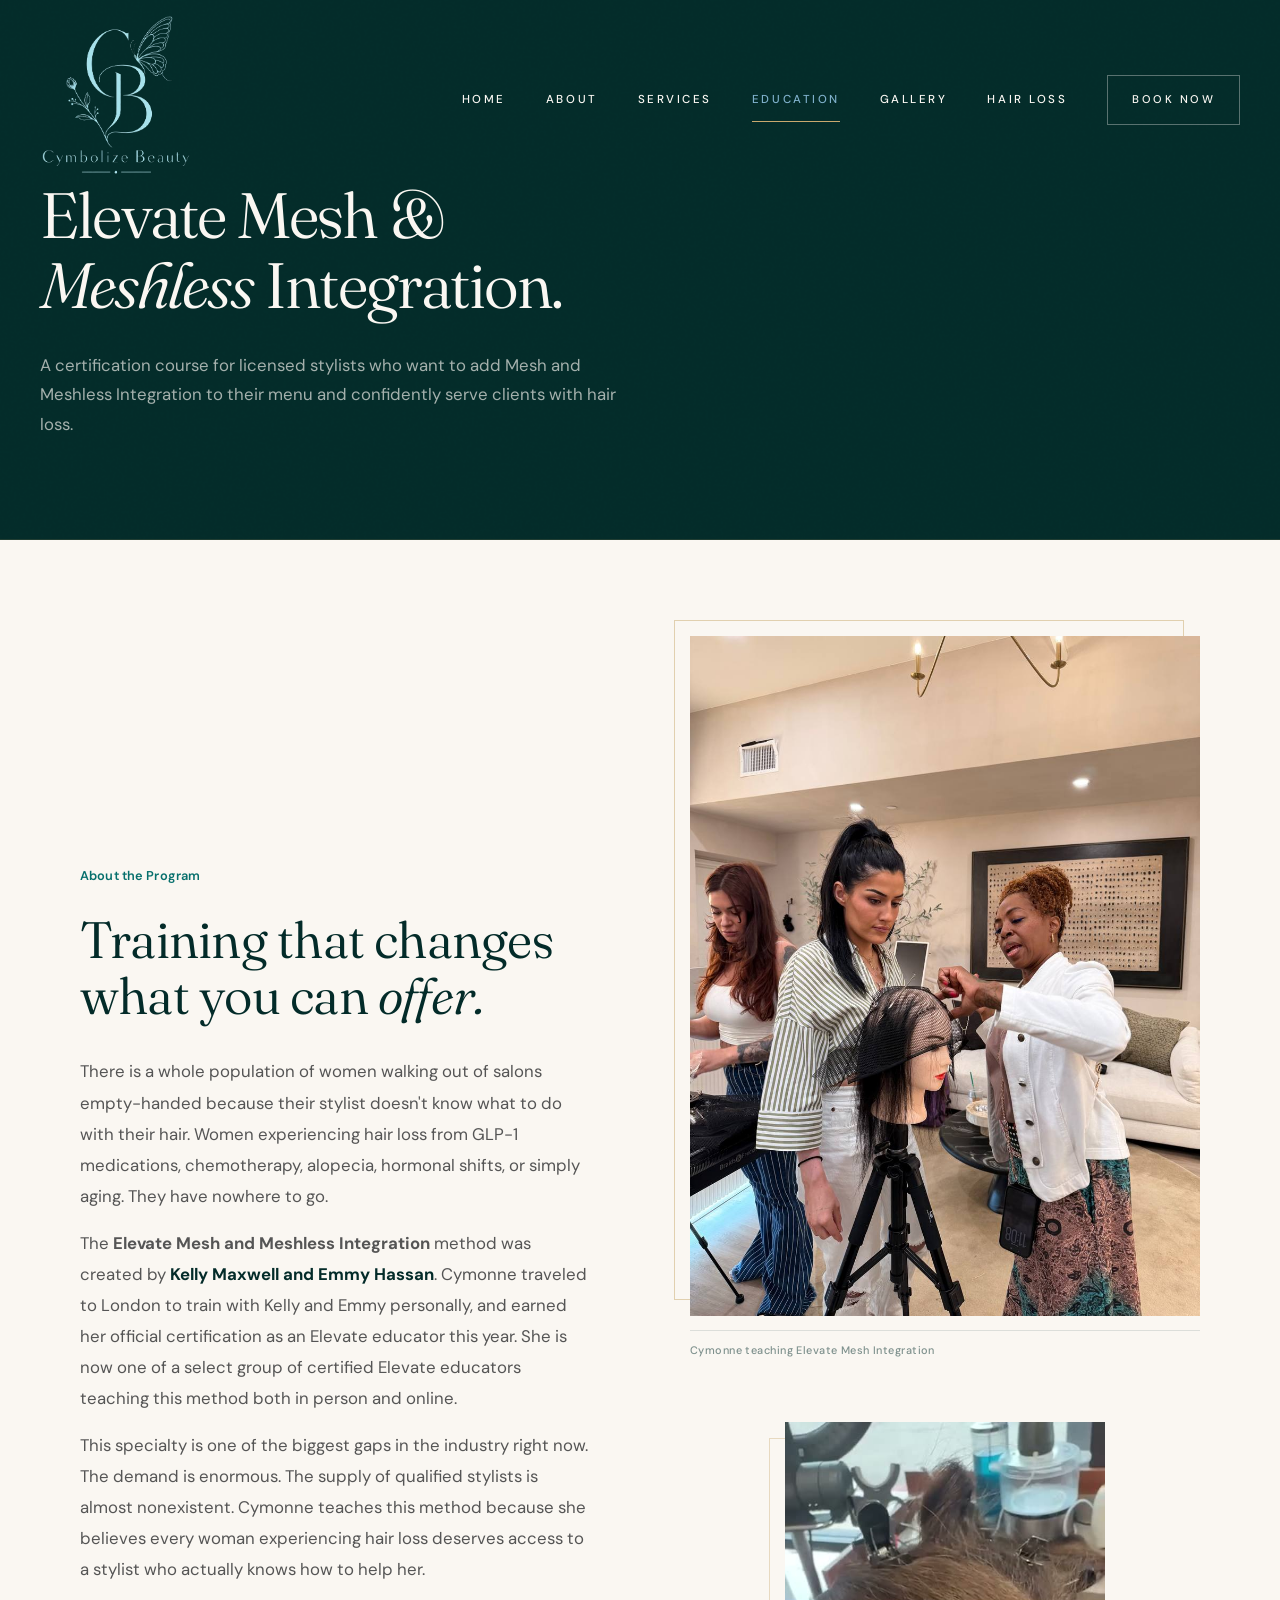
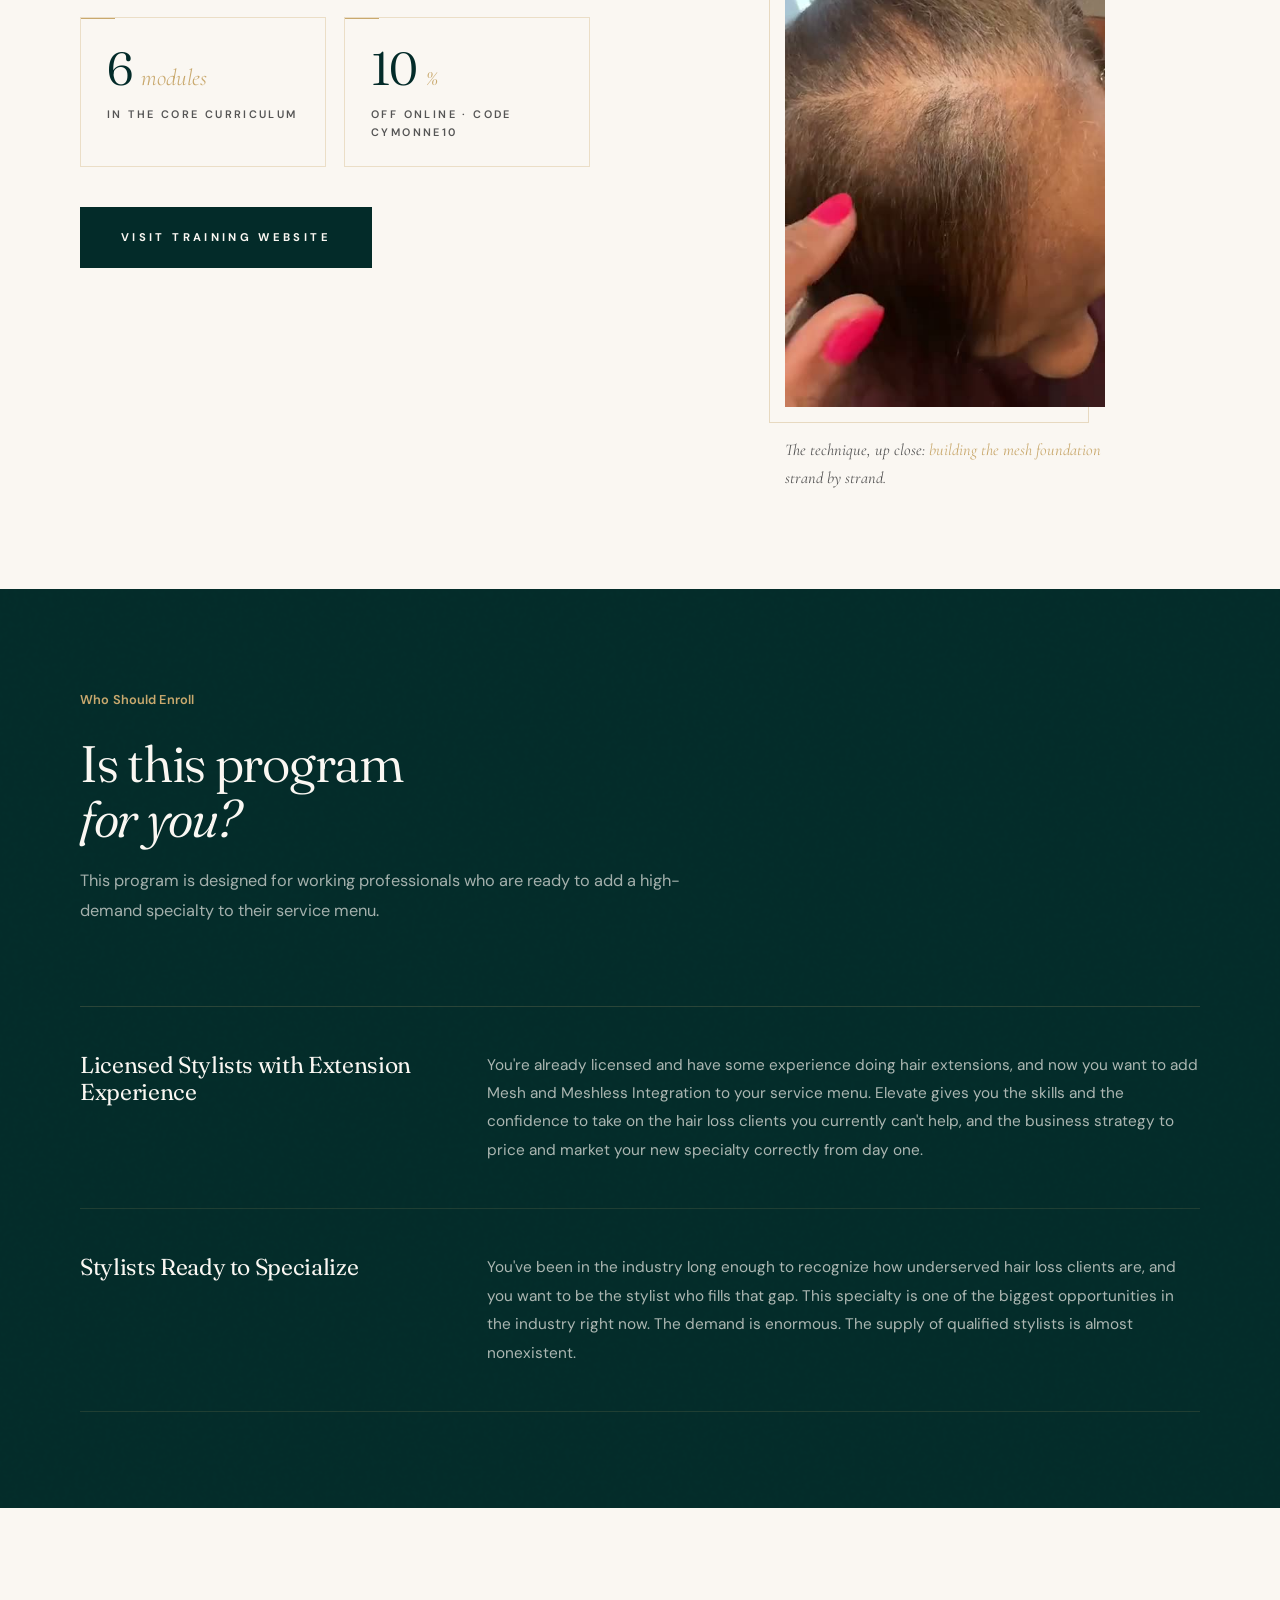
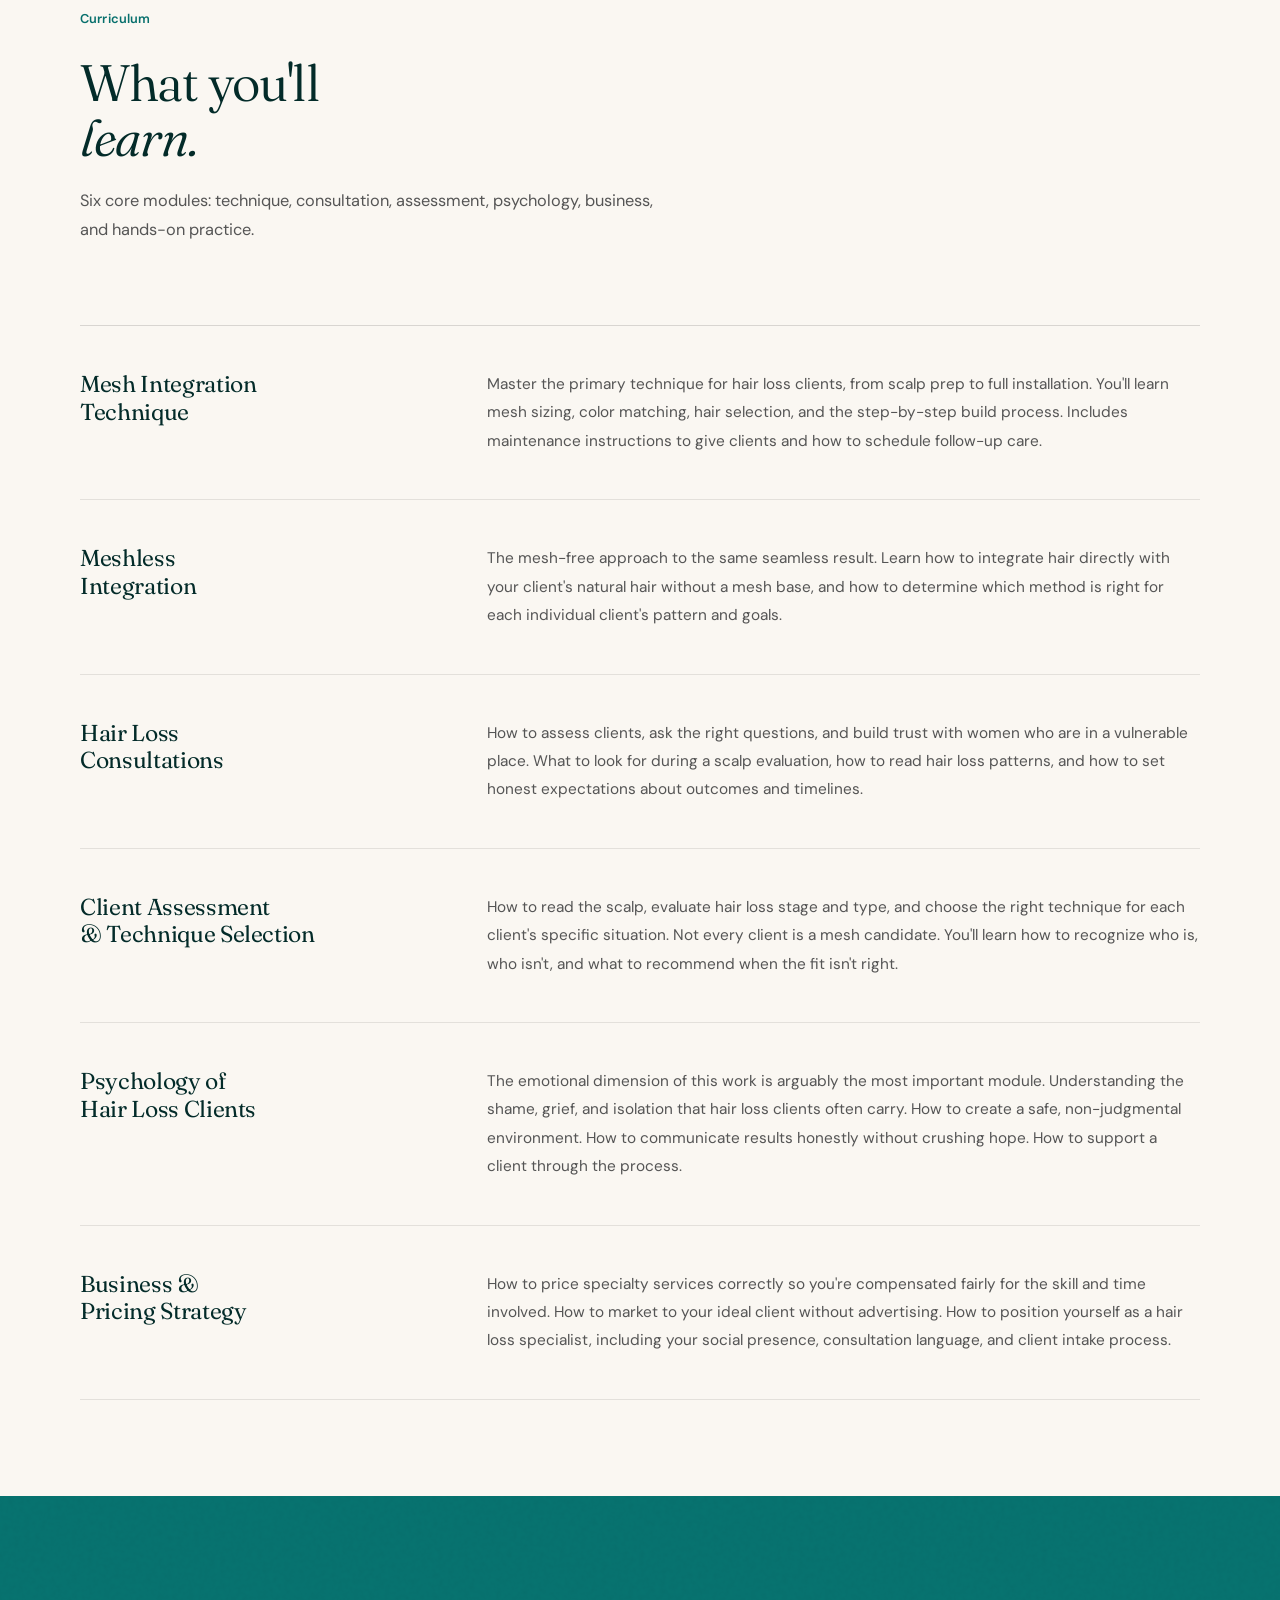
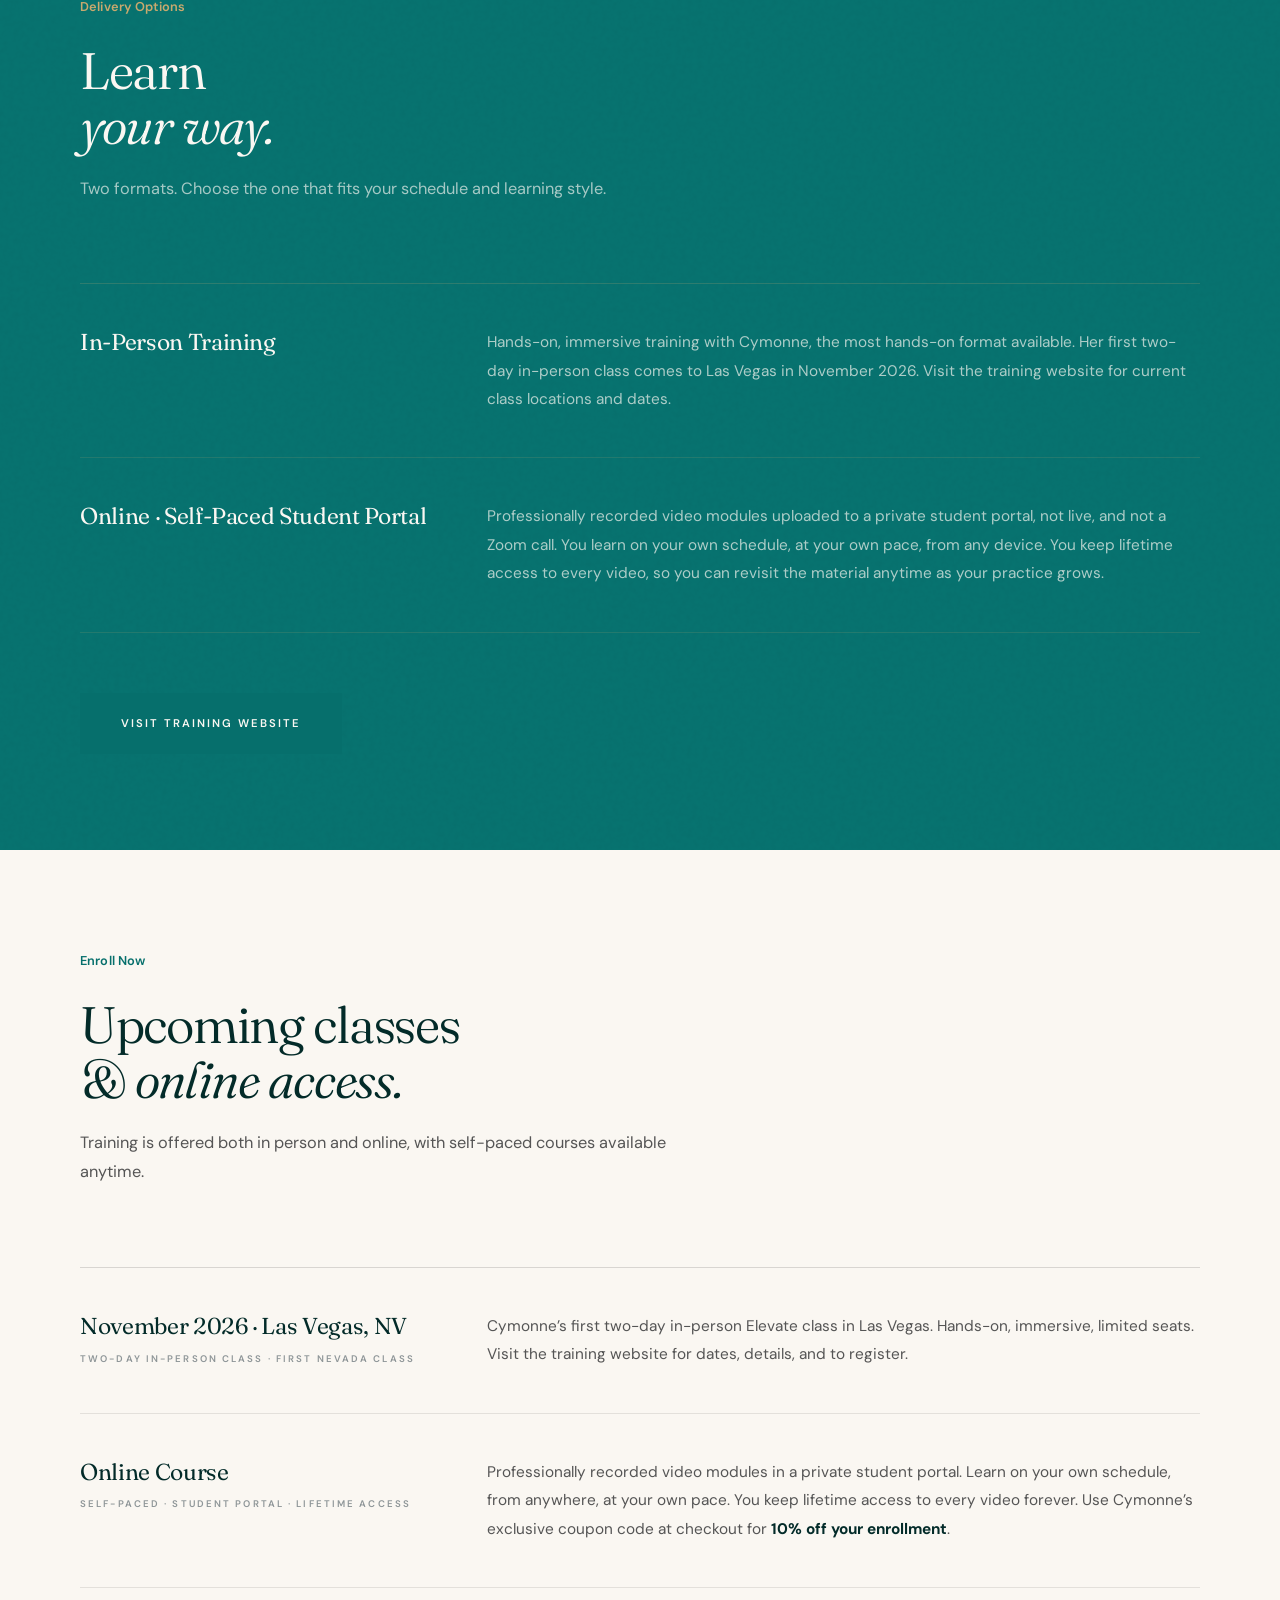
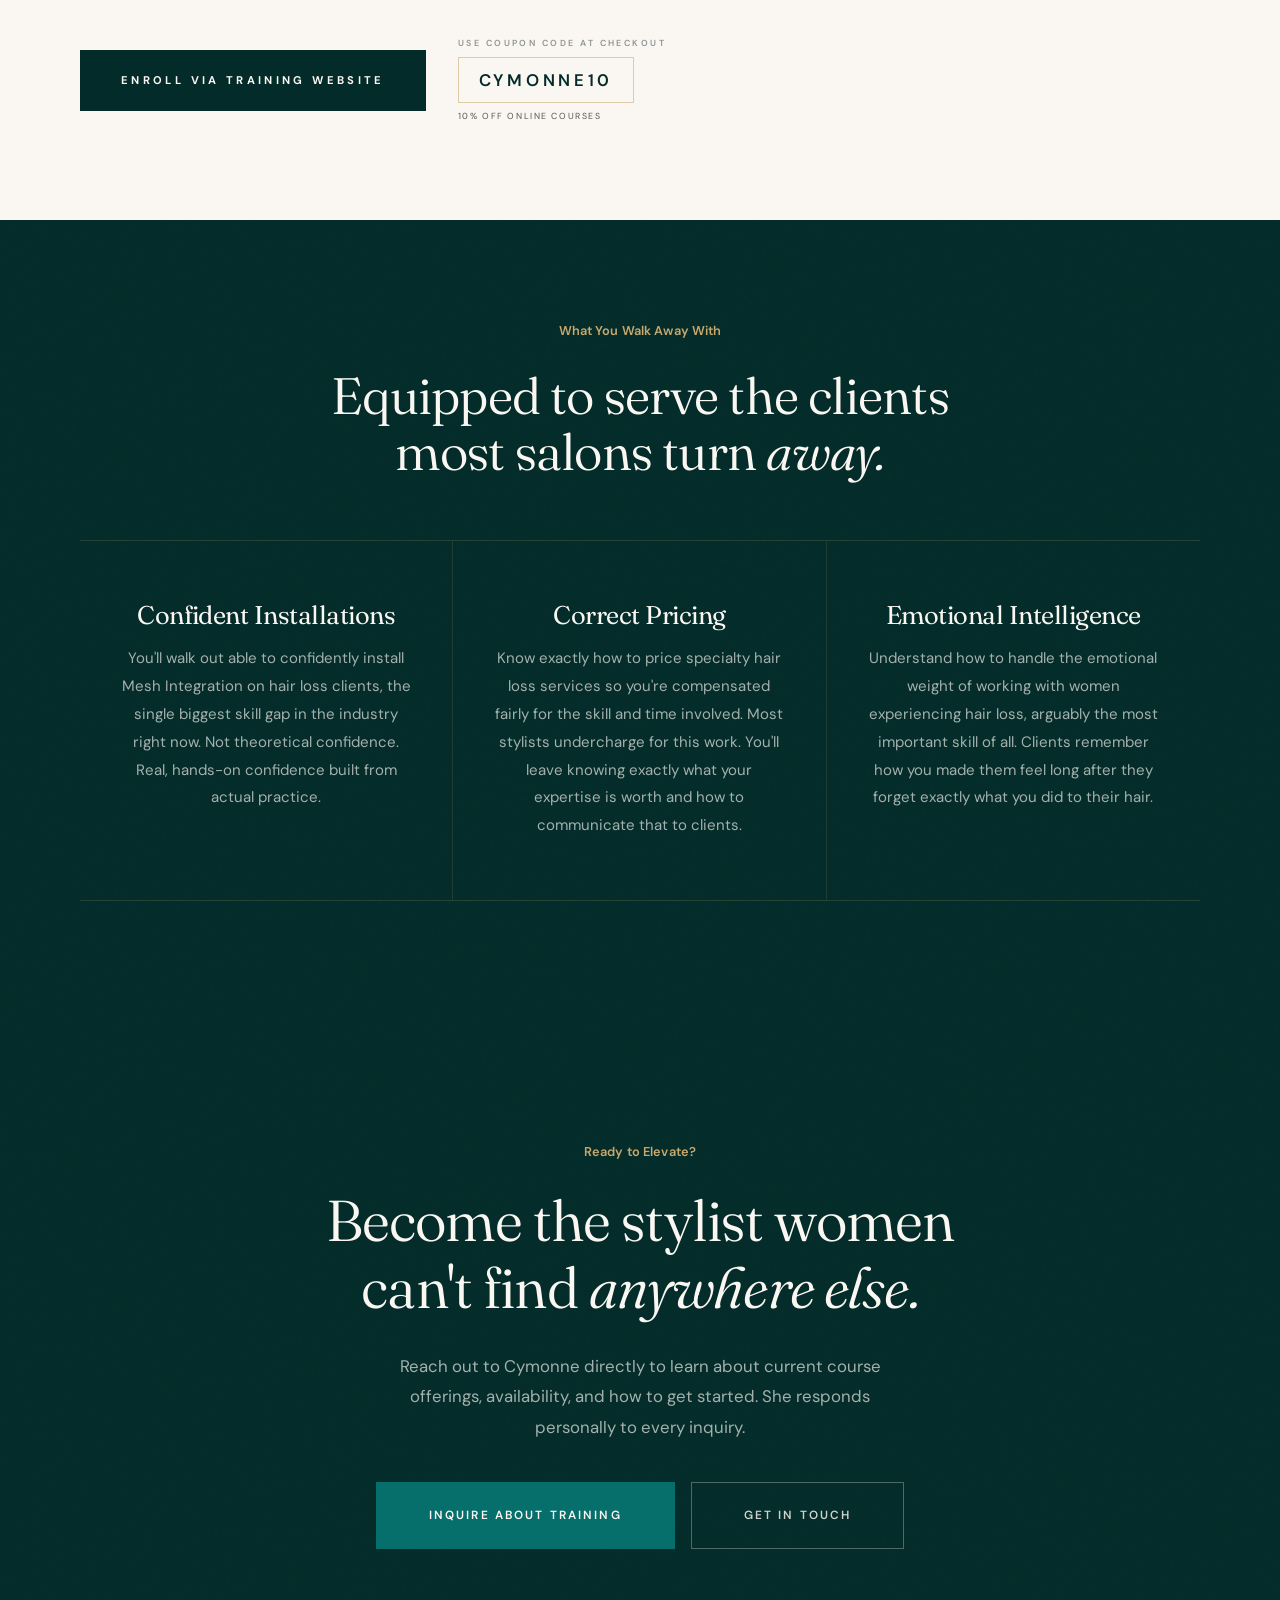
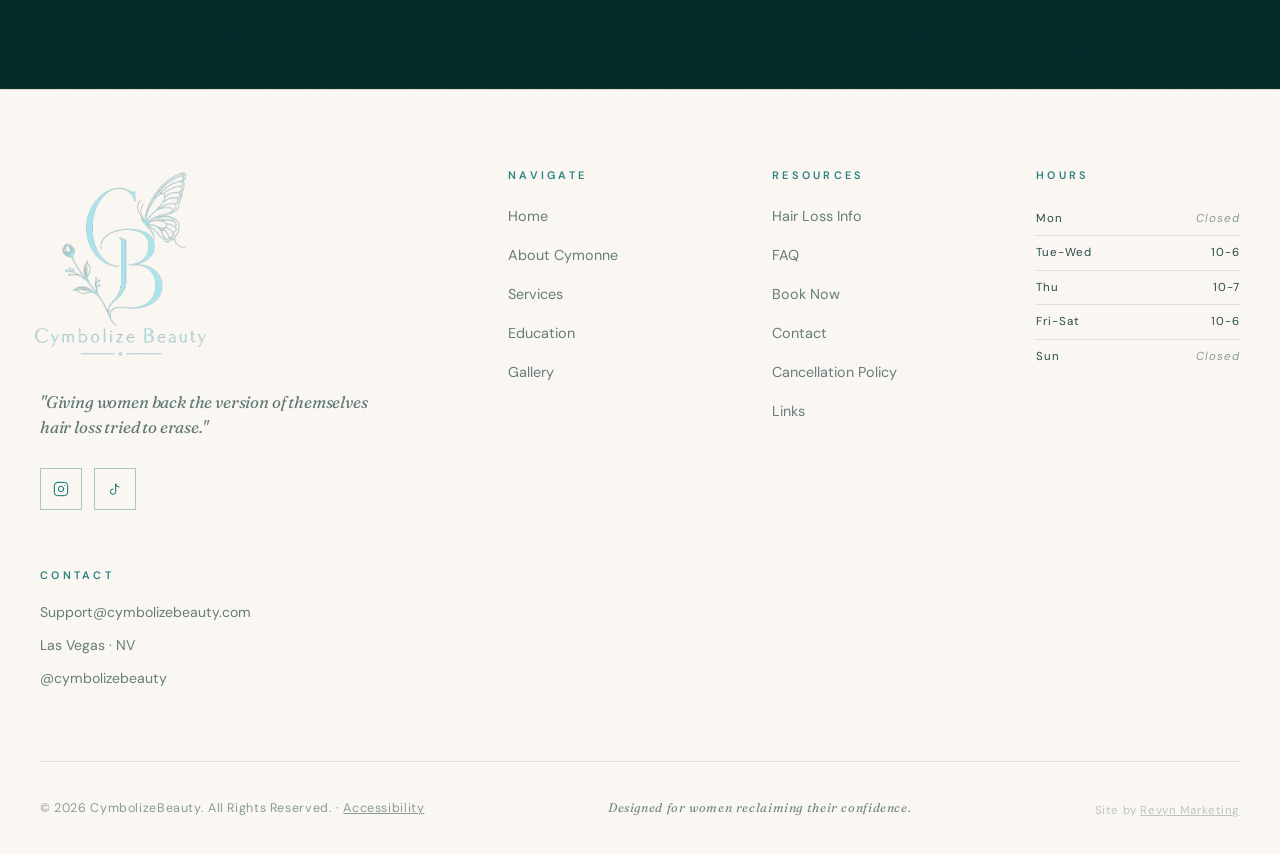
<file: education.html>
<!DOCTYPE html>
<html lang="en">
<head>
  <meta charset="UTF-8" />
  <meta name="viewport" content="width=device-width, initial-scale=1.0" />
  <title>Education Program | CymbolizeBeauty Las Vegas</title>
  <meta name="description" content="The Elevate Mesh and Meshless Integration program trains licensed hair stylists to confidently serve hair loss clients. Available in person and through a self-paced online portal. Cymonne teaches Mesh Integration, Meshless Integration, and hair loss consultations." />
  <link rel="icon" href="logo.webp" type="image/webp" />
  <link rel="apple-touch-icon" href="logo.webp" />
  <link rel="canonical" href="https://cymbolizebeauty.com/education.html" />
  <meta name="robots" content="index, follow, max-image-preview:large" />

  <meta property="og:type" content="website" />
  <meta property="og:url" content="https://cymbolizebeauty.com/education.html" />
  <meta property="og:title" content="Education Program | CymbolizeBeauty Las Vegas" />
  <meta property="og:description" content="The Elevate Mesh and Meshless Integration program trains licensed hair stylists to confidently serve hair loss clients. Available in person and through a self-paced online portal. Cymonne teaches Mesh Integration, Meshless Integration, and hair loss consultations." />
  <meta property="og:image" content="https://cymbolizebeauty.com/hero.jpg" />
  <meta property="og:site_name" content="CymbolizeBeauty" />
  <meta name="twitter:card" content="summary_large_image" />
  <meta name="twitter:title" content="Education Program | CymbolizeBeauty Las Vegas" />
  <meta name="twitter:description" content="The Elevate Mesh and Meshless Integration program trains licensed hair stylists to confidently serve hair loss clients. Available in person and through a self-paced online portal. Cymonne teaches Mesh Integration, Meshless Integration, and hair loss consultations." />
  <meta name="twitter:image" content="https://cymbolizebeauty.com/hero.jpg" />
  <link rel="preconnect" href="https://fonts.googleapis.com" />
  <link rel="preconnect" href="https://fonts.gstatic.com" crossorigin />
  <link rel="stylesheet" href="styles.css?v=20260819b" />
</head>
<body>

<!-- ─── SITE INTRO ─────────────────────────────── -->
<div class="site-intro" id="siteIntro" aria-hidden="true" role="presentation">
  <div class="si-stage">
    <span class="si-mono"><img src="logo.webp?v=20260819b" alt="" class="si-mono-img"></span>
  </div>
</div>

<script>(function(){try{if(sessionStorage.getItem('cbIntroSeen')){document.getElementById('siteIntro').classList.add('si-skip');}else{sessionStorage.setItem('cbIntroSeen','1');}}catch(e){}})();</script>

<!-- ─── NAVBAR ─────────────────────────────────── -->
<nav id="navbar">
  <div class="nav-inner">
    <a href="index.html" class="nav-logo"><img src="logo.webp?v=20260819b" alt="CymbolizeBeauty" class="nav-logo-img"></a>
    <div class="nav-links">
      <a href="index.html">Home</a>
      <a href="about.html">About</a>
      <a href="services.html">Services</a>
      <a href="education.html" class="active">Education</a>
      <a href="gallery.html">Gallery</a>
      <a href="hair-loss.html">Hair Loss</a>
      <a href="https://cymbolizebeauty.glossgenius.com/services" target="_blank" rel="noopener" class="btn btn-outline">Book Now</a>
    </div>
    <button class="hamburger" id="hamburger" aria-label="Open menu">
      <span></span><span></span><span></span>
    </button>
  </div>
</nav>

<!-- ─── FULL-SCREEN MENU ───────────────────────── -->
<div class="mobile-menu" id="mobileMenu">
  <div class="mm-inner">
    <nav class="mm-links">
      <a href="index.html"><span>Home</span></a>
      <a href="about.html"><span>About</span></a>
      <a href="services.html"><span>Services</span></a>
      <a href="education.html"><span>Education</span></a>
      <a href="gallery.html"><span>Gallery</span></a>
      <a href="hair-loss.html"><span>Hair Loss</span></a>
      <a href="faq.html"><span>FAQ</span></a>
      <a href="contact.html"><span>Contact</span></a>
    </nav>
    <a href="https://cymbolizebeauty.glossgenius.com/services" target="_blank" rel="noopener" class="mm-book">Book an Appointment</a>
    <div class="mm-foot">
      <span>Las Vegas &middot; NV</span>
      <span class="mm-dot"></span>
      <a href="https://instagram.com/cymbolizebeauty" target="_blank" rel="noopener">@cymbolizebeauty</a>
      <span class="mm-dot"></span>
      <a href="mailto:Support@cymbolizebeauty.com">Email</a>
    </div>
  </div>
</div>
<!-- ─── PAGE HERO ──────────────────────────────── -->
<section class="page-hero grain">
  <span class="ghost-letter ghost-tr">E</span>
  <div class="page-hero-inner">
    <h1 class="reveal">Elevate Mesh &amp;<br><em>Meshless</em> Integration.</h1>
    <p class="reveal delay-1">A certification course for licensed stylists who want to add Mesh and Meshless Integration to their menu and confidently serve clients with hair loss.</p>
  </div>
</section>

<!-- ─── ABOUT THE PROGRAM ──────────────────────── -->
<section class="section sec-cream">
  <span class="ghost-letter ghost-bl">D</span>
  <div class="container">
    <div class="two-col">
      <div class="reveal-left">
        <span class="label">About the Program</span>
        <h2 style="margin: 24px 0 32px; color: var(--ink);">Training that changes<br>what you can <em>offer.</em></h2>
        <p style="color: var(--text-mid); margin-bottom: 16px;">There is a whole population of women walking out of salons empty-handed because their stylist doesn't know what to do with their hair. Women experiencing hair loss from GLP-1 medications, chemotherapy, alopecia, hormonal shifts, or simply aging. They have nowhere to go.</p>
        <p style="color: var(--text-mid); margin-bottom: 16px;">The <strong>Elevate Mesh and Meshless Integration</strong> method was created by <strong style="color: var(--ink);">Kelly Maxwell and Emmy Hassan</strong>. Cymonne traveled to London to train with Kelly and Emmy personally, and earned her official certification as an Elevate educator this year. She is now one of a select group of certified Elevate educators teaching this method both in person and online.</p>
        <p style="color: var(--text-mid); margin-bottom: 32px;">This specialty is one of the biggest gaps in the industry right now. The demand is enormous. The supply of qualified stylists is almost nonexistent. Cymonne teaches this method because she believes every woman experiencing hair loss deserves access to a stylist who actually knows how to help her.</p>
        <div class="detail-cards" style="margin: 0 0 40px;">
          <div class="detail-card">
            <div class="dc-val">6 <em>modules</em></div>
            <div class="dc-label">In the Core Curriculum</div>
          </div>
          <div class="detail-card">
            <div class="dc-val">10 <em>%</em></div>
            <div class="dc-label">Off Online &middot; Code CYMONNE10</div>
          </div>
        </div>
        <a href="https://meshintegration.com/?ref=ntq2zwu" target="_blank" rel="noopener" class="btn btn-ink" id="training-link-about">Visit Training Website</a>
      </div>
      <div class="reveal-right delay-1">
        <div class="v8-frame">
          <div class="v8-frame-media">
            <div class="v8-frame-offset" aria-hidden="true"></div>
            <img src="cymonne-teaching.jpg" alt="Cymonne teaching the Elevate Mesh Integration method" style="object-position:center center;">
          </div>
          <div class="fig-cap">
            <span class="fig-cap-text">Cymonne teaching Elevate Mesh Integration</span>
          </div>
        </div>
        <figure class="reel-embed" style="margin: 64px auto 0;">
          <div class="reel-embed-frame">
            <video src="reel-technique.mp4" poster="reel-technique-poster.jpg" autoplay muted loop playsinline preload="metadata" aria-label="Close-up of the Elevate Mesh Integration technique, building the mesh foundation"></video>
          </div>
          <figcaption>The technique, up close: <em>building the mesh foundation</em> strand by strand.</figcaption>
        </figure>
      </div>
    </div>
  </div>
</section>

<!-- ─── WHO IT'S FOR ───────────────────────────── -->
<section class="section sec-ink grain">
  <span class="ghost-letter ghost-tr">U</span>
  <div class="container">
    <div class="sec-head">
      <div class="sec-head-title reveal delay-1">
        <span class="label">Who Should Enroll</span>
        <h2 style="margin-top: 24px;">Is this program<br><em>for you?</em></h2>
        <p>This program is designed for working professionals who are ready to add a high-demand specialty to their service menu.</p>
      </div>
    </div>
    <div class="conditions">
      <div class="condition reveal">
        <div class="condition-num">01</div>
        <div class="condition-name">Licensed Stylists with Extension Experience</div>
        <div class="condition-desc">You're already licensed and have some experience doing hair extensions, and now you want to add Mesh and Meshless Integration to your service menu. Elevate gives you the skills and the confidence to take on the hair loss clients you currently can't help, and the business strategy to price and market your new specialty correctly from day one.</div>
      </div>
      <div class="condition reveal delay-1">
        <div class="condition-num">02</div>
        <div class="condition-name">Stylists Ready to Specialize</div>
        <div class="condition-desc">You've been in the industry long enough to recognize how underserved hair loss clients are, and you want to be the stylist who fills that gap. This specialty is one of the biggest opportunities in the industry right now. The demand is enormous. The supply of qualified stylists is almost nonexistent.</div>
      </div>
    </div>
  </div>
</section>

<!-- ─── CURRICULUM ─────────────────────────────── -->
<section class="section sec-cream">
  <span class="ghost-letter ghost-bl">E</span>
  <div class="container">
    <div class="sec-head">
      <div class="sec-head-title reveal delay-1">
        <span class="label">Curriculum</span>
        <h2 style="margin-top: 24px; color: var(--ink);">What you'll<br><em>learn.</em></h2>
        <p style="color: var(--text-mid);">Six core modules: technique, consultation, assessment, psychology, business, and hands-on practice.</p>
      </div>
    </div>
    <div class="conditions" style="border-top-color: rgba(20,20,20,0.15);">
      <div class="condition reveal" style="border-bottom-color: rgba(20,20,20,0.1);">
        <div class="condition-num">01</div>
        <div class="condition-name" style="color: var(--ink);">Mesh Integration<br>Technique</div>
        <div class="condition-desc" style="color: var(--text-mid);">Master the primary technique for hair loss clients, from scalp prep to full installation. You'll learn mesh sizing, color matching, hair selection, and the step-by-step build process. Includes maintenance instructions to give clients and how to schedule follow-up care.</div>
      </div>
      <div class="condition reveal delay-1" style="border-bottom-color: rgba(20,20,20,0.1);">
        <div class="condition-num">02</div>
        <div class="condition-name" style="color: var(--ink);">Meshless<br>Integration</div>
        <div class="condition-desc" style="color: var(--text-mid);">The mesh-free approach to the same seamless result. Learn how to integrate hair directly with your client's natural hair without a mesh base, and how to determine which method is right for each individual client's pattern and goals.</div>
      </div>
      <div class="condition reveal delay-2" style="border-bottom-color: rgba(20,20,20,0.1);">
        <div class="condition-num">03</div>
        <div class="condition-name" style="color: var(--ink);">Hair Loss<br>Consultations</div>
        <div class="condition-desc" style="color: var(--text-mid);">How to assess clients, ask the right questions, and build trust with women who are in a vulnerable place. What to look for during a scalp evaluation, how to read hair loss patterns, and how to set honest expectations about outcomes and timelines.</div>
      </div>
      <div class="condition reveal" style="border-bottom-color: rgba(20,20,20,0.1);">
        <div class="condition-num">04</div>
        <div class="condition-name" style="color: var(--ink);">Client Assessment<br>&amp; Technique Selection</div>
        <div class="condition-desc" style="color: var(--text-mid);">How to read the scalp, evaluate hair loss stage and type, and choose the right technique for each client's specific situation. Not every client is a mesh candidate. You'll learn how to recognize who is, who isn't, and what to recommend when the fit isn't right.</div>
      </div>
      <div class="condition reveal delay-1" style="border-bottom-color: rgba(20,20,20,0.1);">
        <div class="condition-num">05</div>
        <div class="condition-name" style="color: var(--ink);">Psychology of<br>Hair Loss Clients</div>
        <div class="condition-desc" style="color: var(--text-mid);">The emotional dimension of this work is arguably the most important module. Understanding the shame, grief, and isolation that hair loss clients often carry. How to create a safe, non-judgmental environment. How to communicate results honestly without crushing hope. How to support a client through the process.</div>
      </div>
      <div class="condition reveal delay-2" style="border-bottom-color: rgba(20,20,20,0.1);">
        <div class="condition-num">06</div>
        <div class="condition-name" style="color: var(--ink);">Business &amp;<br>Pricing Strategy</div>
        <div class="condition-desc" style="color: var(--text-mid);">How to price specialty services correctly so you're compensated fairly for the skill and time involved. How to market to your ideal client without advertising. How to position yourself as a hair loss specialist, including your social presence, consultation language, and client intake process.</div>
      </div>
    </div>
  </div>
</section>

<!-- ─── FORMAT OPTIONS ─────────────────────────── -->
<section class="section sec-teal grain">
  <span class="ghost-letter ghost-tr">D</span>
  <div class="container">
    <div class="sec-head">
      <div class="sec-head-title reveal delay-1">
        <span class="label">Delivery Options</span>
        <h2 style="margin-top: 24px;">Learn<br><em>your way.</em></h2>
        <p>Two formats. Choose the one that fits your schedule and learning style.</p>
      </div>
    </div>
    <div class="conditions">
      <div class="condition reveal">
        <div class="condition-num">→</div>
        <div class="condition-name">In-Person Training</div>
        <div class="condition-desc">Hands-on, immersive training with Cymonne, the most hands-on format available. Her first two-day in-person class comes to Las Vegas in November 2026. Visit the training website for current class locations and dates.</div>
      </div>
      <div class="condition reveal delay-1">
        <div class="condition-num">→</div>
        <div class="condition-name">Online · Self-Paced Student Portal</div>
        <div class="condition-desc">Professionally recorded video modules uploaded to a private student portal, not live, and not a Zoom call. You learn on your own schedule, at your own pace, from any device. You keep lifetime access to every video, so you can revisit the material anytime as your practice grows.</div>
      </div>
    </div>
    <div style="margin-top: 60px; position: relative; z-index: 2;">
      <a href="https://meshintegration.com/?ref=ntq2zwu" target="_blank" rel="noopener" class="btn btn-primary reveal" id="training-link">Visit Training Website</a>
    </div>
  </div>
</section>

<!-- ─── UPCOMING CLASSES ─────────────────────── -->
<section class="section sec-cream">
  <span class="ghost-letter ghost-bl">N</span>
  <div class="container">
    <div class="sec-head">
      <div class="sec-head-title reveal delay-1">
        <span class="label">Enroll Now</span>
        <h2 style="margin-top: 24px; color: var(--ink);">Upcoming classes<br>&amp; <em>online access.</em></h2>
        <p style="color: var(--text-mid);">Training is offered both in person and online, with self-paced courses available anytime.</p>
      </div>
    </div>
    <div class="conditions" style="border-top-color: rgba(20,20,20,0.15);">
      <div class="condition reveal" style="border-bottom-color: rgba(20,20,20,0.1);">
        <div class="condition-num">01</div>
        <div class="condition-name" style="color: var(--ink);">November 2026 &middot; Las Vegas, NV<br><span style="font-family: var(--f-body); font-size: 0.6rem; font-weight: 600; letter-spacing: 0.22em; text-transform: uppercase; color: rgba(12,31,42,0.45);">Two-Day In-Person Class &middot; First Nevada Class</span></div>
        <div class="condition-desc" style="color: var(--text-mid);">Cymonne&rsquo;s first two-day in-person Elevate class in Las Vegas. Hands-on, immersive, limited seats. Visit the training website for dates, details, and to register.</div>
      </div>
      <div class="condition reveal delay-1" style="border-bottom-color: rgba(20,20,20,0.1);">
        <div class="condition-num">02</div>
        <div class="condition-name" style="color: var(--ink);">Online Course<br><span style="font-family: var(--f-body); font-size: 0.6rem; font-weight: 600; letter-spacing: 0.22em; text-transform: uppercase; color: rgba(12,31,42,0.45);">Self-Paced &middot; Student Portal &middot; Lifetime Access</span></div>
        <div class="condition-desc" style="color: var(--text-mid);">Professionally recorded video modules in a private student portal. Learn on your own schedule, from anywhere, at your own pace. You keep lifetime access to every video forever. Use Cymonne&rsquo;s exclusive coupon code at checkout for <strong style="color: var(--ink);">10% off your enrollment</strong>.</div>
      </div>
    </div>
    <div style="margin-top: 48px; display: flex; align-items: center; gap: 32px; flex-wrap: wrap; position: relative; z-index: 2;">
      <a href="https://meshintegration.com/?ref=ntq2zwu" target="_blank" rel="noopener" class="btn btn-ink reveal">Enroll via Training Website</a>
      <div class="reveal delay-1" style="display: flex; flex-direction: column; gap: 6px;">
        <span style="font-family: var(--f-body); font-size: 0.55rem; font-weight: 600; letter-spacing: 0.28em; text-transform: uppercase; color: rgba(12,31,42,0.45);">Use coupon code at checkout</span>
        <span style="font-family: var(--f-body); font-size: 1.05rem; font-weight: 600; letter-spacing: 0.22em; color: var(--ink); border: 1px solid rgba(201,169,110,0.55); padding: 8px 20px; display: inline-block; align-self: flex-start;">CYMONNE10</span>
        <span style="font-family: var(--f-body); font-size: 0.55rem; letter-spacing: 0.18em; text-transform: uppercase; color: var(--text-mid);">10% off online courses</span>
      </div>
    </div>
  </div>
</section>

<!-- ─── STUDENT OUTCOMES ───────────────────────── -->
<section class="section sec-ink grain">
  <span class="ghost-letter ghost-br">U</span>
  <div class="container" style="text-align: center;">
    <span class="label center reveal">What You Walk Away With</span>
    <h2 class="reveal delay-1" style="margin-top: 24px; margin-bottom: 60px; max-width: 700px; margin-left: auto; margin-right: auto;">Equipped to serve the clients<br>most salons turn <em>away.</em></h2>
    <div class="process-grid">
      <div class="process-step reveal">
        <div class="process-num">01</div>
        <h4>Confident Installations</h4>
        <p>You'll walk out able to confidently install Mesh Integration on hair loss clients, the single biggest skill gap in the industry right now. Not theoretical confidence. Real, hands-on confidence built from actual practice.</p>
      </div>
      <div class="process-step reveal delay-1">
        <div class="process-num">02</div>
        <h4>Correct Pricing</h4>
        <p>Know exactly how to price specialty hair loss services so you're compensated fairly for the skill and time involved. Most stylists undercharge for this work. You'll leave knowing exactly what your expertise is worth and how to communicate that to clients.</p>
      </div>
      <div class="process-step reveal delay-2">
        <div class="process-num">03</div>
        <h4>Emotional Intelligence</h4>
        <p>Understand how to handle the emotional weight of working with women experiencing hair loss, arguably the most important skill of all. Clients remember how you made them feel long after they forget exactly what you did to their hair.</p>
      </div>
    </div>
  </div>
</section>

<!-- ─── CTA ───────────────────────────────────── -->
<section class="cta grain">
  <span class="ghost-letter ghost-center">E</span>
  <div class="cta-inner">
    <span class="label center reveal">Ready to Elevate?</span>
    <h2 class="reveal delay-1" style="margin-top: 24px;">Become the stylist women<br>can't find <em>anywhere else.</em></h2>
    <p class="reveal delay-2">Reach out to Cymonne directly to learn about current course offerings, availability, and how to get started. She responds personally to every inquiry.</p>
    <div class="cta-btns reveal delay-3">
      <a href="mailto:Support@cymbolizebeauty.com?subject=Elevate Education Program Inquiry" class="btn btn-primary btn-lg">Inquire About Training</a>
      <a href="contact.html" class="btn btn-outline btn-lg">Get in Touch</a>
    </div>
  </div>
</section>

<!-- ─── FOOTER ────────────────────────────────── -->
<footer id="footer">
  <div class="footer-inner">
    <div class="footer-top">
      <div>
        <a href="index.html" class="footer-logo"><img src="logo.webp?v=20260819b" alt="Cymbolize Beauty" class="footer-logo-img"></a>
        <p class="footer-tag">"Giving women back the version of themselves hair loss tried to erase."</p>
        <div class="footer-social">
          <a href="https://instagram.com/cymbolizebeauty" target="_blank" rel="noopener" title="Instagram" aria-label="Instagram">
            <svg xmlns="http://www.w3.org/2000/svg" width="16" height="16" viewBox="0 0 24 24" fill="none" stroke="currentColor" stroke-width="1.5" stroke-linecap="round" stroke-linejoin="round"><rect x="2" y="2" width="20" height="20" rx="5"/><path d="M16 11.37A4 4 0 1 1 12.63 8 4 4 0 0 1 16 11.37z"/><line x1="17.5" y1="6.5" x2="17.51" y2="6.5"/></svg>
          </a>
          <a href="https://tiktok.com/@cymbolizebeauty" target="_blank" rel="noopener" title="TikTok" aria-label="TikTok">
            <svg xmlns="http://www.w3.org/2000/svg" width="16" height="16" viewBox="0 0 24 24" fill="none" stroke="currentColor" stroke-width="1.5" stroke-linecap="round" stroke-linejoin="round"><path d="M9 12a4 4 0 1 0 4 4V4a5 5 0 0 0 5 5"/></svg>
          </a>
        </div>
      </div>
      <div class="footer-col">
        <h5>Navigate</h5>
        <ul>
          <li><a href="index.html">Home</a></li>
          <li><a href="about.html">About Cymonne</a></li>
          <li><a href="services.html">Services</a></li>
          <li><a href="education.html">Education</a></li>
          <li><a href="gallery.html">Gallery</a></li>
        </ul>
      </div>
      <div class="footer-col">
        <h5>Resources</h5>
        <ul>
          <li><a href="hair-loss.html">Hair Loss Info</a></li>
          <li><a href="faq.html">FAQ</a></li>
          <li><a href="https://cymbolizebeauty.glossgenius.com/services" target="_blank" rel="noopener">Book Now</a></li>
          <li><a href="contact.html">Contact</a></li>
          <li><a href="contact.html#policy">Cancellation Policy</a></li>
          <li><a href="links.html">Links</a></li>
        </ul>
      </div>
      <div class="footer-col">
        <h5>Hours</h5>
        <div class="footer-hours">
          <div><span>Mon</span><span class="fh-closed">Closed</span></div>
          <div><span>Tue-Wed</span><span>10-6</span></div>
          <div><span>Thu</span><span>10-7</span></div>
          <div><span>Fri-Sat</span><span>10-6</span></div>
          <div><span>Sun</span><span class="fh-closed">Closed</span></div>
        </div>
      </div>
      <div class="footer-col">
        <h5>Contact</h5>
        <div class="footer-contact-item">Support@cymbolizebeauty.com</div>
        <div class="footer-contact-item">Las Vegas · NV</div>
        <div class="footer-contact-item">@cymbolizebeauty</div>
      </div>
    </div>
    <div class="footer-bottom">
      <p>© 2026 CymbolizeBeauty. All Rights Reserved. &middot; <a href="accessibility.html" style="color: inherit; text-decoration: underline;">Accessibility</a></p>
      <p><em>Designed for women reclaiming their confidence.</em></p>
      <p style="margin-top:0.4rem;font-size:0.72rem;opacity:0.55;">Site by <a href="https://revynmarketingagency.com" target="_blank" rel="noopener" style="color:inherit;text-decoration:underline;">Revyn Marketing</a></p>
    </div>
  </div>
</footer>

<div class="cur-dot" id="curDot"></div>
<div class="cur-ring" id="curRing"></div>
<script src="main.js?v=20260819b"></script>
</body>
</html>
</file>
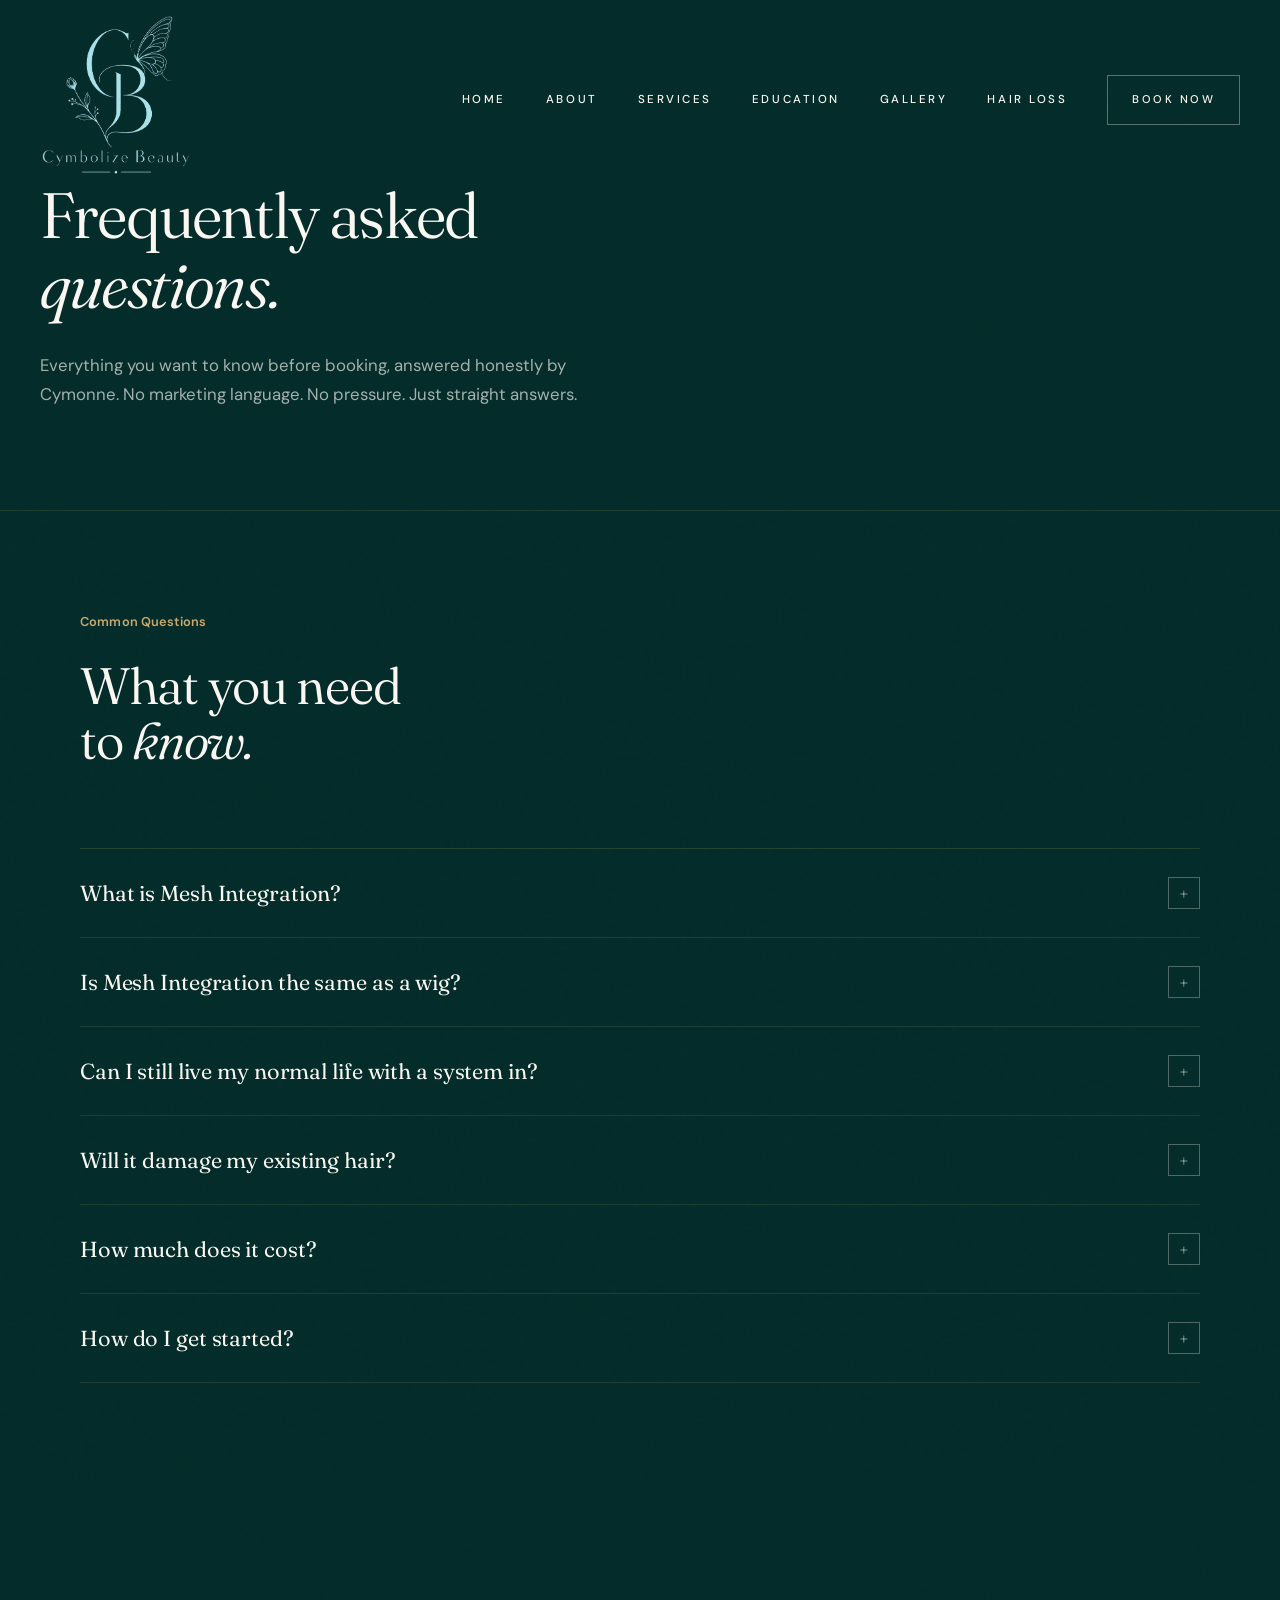
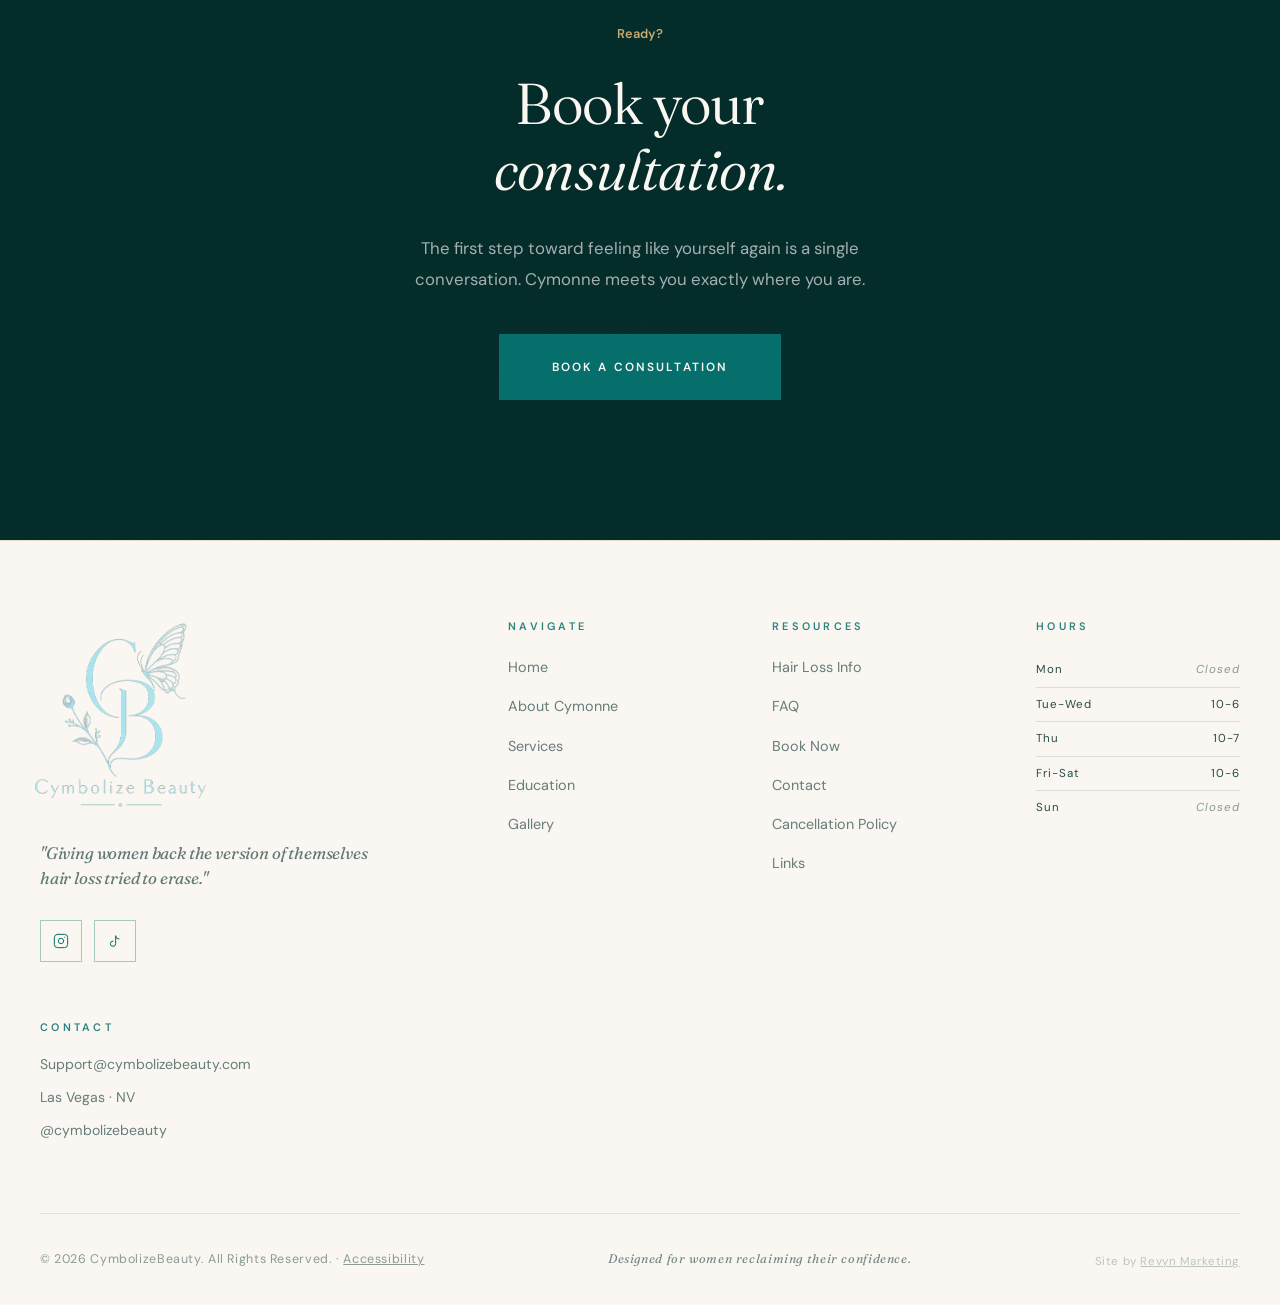
<file: faq.html>
<!DOCTYPE html>
<html lang="en">
<head>
  <meta charset="UTF-8" />
  <meta name="viewport" content="width=device-width, initial-scale=1.0" />
  <title>FAQ | CymbolizeBeauty Las Vegas</title>
  <meta name="description" content="Frequently asked questions about Mesh Integration, hair loss extensions, alopecia, GLP-1 and chemo hair loss, booking, and the Elevate education program at CymbolizeBeauty Las Vegas." />
  <meta name="robots" content="index, follow, max-image-preview:large" />
  <link rel="icon" href="logo.webp" type="image/webp" />
  <link rel="apple-touch-icon" href="logo.webp" />
  <link rel="canonical" href="https://cymbolizebeauty.com/faq.html" />

  <meta property="og:type" content="website" />
  <meta property="og:url" content="https://cymbolizebeauty.com/faq.html" />
  <meta property="og:title" content="FAQ | CymbolizeBeauty Las Vegas" />
  <meta property="og:description" content="Everything you want to know before booking &mdash; Mesh Integration, hair loss extensions, and booking answered honestly by Cymonne." />
  <meta property="og:image" content="https://cymbolizebeauty.com/hero.jpg" />
  <meta property="og:site_name" content="CymbolizeBeauty" />
  <meta name="twitter:card" content="summary_large_image" />
  <meta name="twitter:title" content="FAQ | CymbolizeBeauty Las Vegas" />
  <meta name="twitter:description" content="Everything you want to know before booking, answered honestly by Cymonne." />
  <meta name="twitter:image" content="https://cymbolizebeauty.com/hero.jpg" />
  <link rel="preconnect" href="https://fonts.googleapis.com" />
  <link rel="preconnect" href="https://fonts.gstatic.com" crossorigin />
  <link rel="stylesheet" href="styles.css?v=20260819b" />

  <script type="application/ld+json">
  {
    "@context": "https://schema.org",
    "@type": "FAQPage",
    "mainEntity": [
      {
        "@type": "Question",
        "name": "What is Mesh Integration?",
        "acceptedAnswer": {
          "@type": "Answer",
          "text": "Mesh Integration is a hair extension technique specifically designed for women experiencing hair loss, thinning, or alopecia. A fine, breathable mesh base is placed against the scalp and custom human hair is woven or attached through it, creating a natural-looking system that adds fullness, length, and coverage regardless of how sparse your existing hair is."
        }
      },
      {
        "@type": "Question",
        "name": "Is Mesh Integration the same as a wig?",
        "acceptedAnswer": {
          "@type": "Answer",
          "text": "They are related but different. A wig typically is not customized to your head. A Mesh Integration system is completely customizable, built to your scalp and measurements, and matched to your color and texture. Depending on how your system is designed, it can even be removable."
        }
      },
      {
        "@type": "Question",
        "name": "Can I still live my normal life with a system in?",
        "acceptedAnswer": {
          "@type": "Answer",
          "text": "Yes, you can live your life in your system, including working out. But the hair in your system is not your real hair, so it needs its own care routine to stay beautiful and last. Cymonne gives every client detailed care instructions specific to their system."
        }
      },
      {
        "@type": "Question",
        "name": "Will Mesh Integration damage my existing hair?",
        "acceptedAnswer": {
          "@type": "Answer",
          "text": "When installed correctly by a trained specialist, Mesh Integration should not damage your hair. Cymonne's focus is always on the health of your natural hair first."
        }
      },
      {
        "@type": "Question",
        "name": "How much does Mesh Integration cost?",
        "acceptedAnswer": {
          "@type": "Answer",
          "text": "Every service is quoted personally, because no two heads of hair are alike. Consultations are $50 by FaceTime or $75 in person. Custom systems like Mesh Integration are priced upon consultation, and Cymonne gives you a clear, honest quote with no surprise add-ons, including the cost of maintenance visits."
        }
      },
      {
        "@type": "Question",
        "name": "How do I get started?",
        "acceptedAnswer": {
          "@type": "Answer",
          "text": "Email Support@cymbolizebeauty.com or DM @cymbolizebeauty on Instagram or TikTok. Cymonne personally reads and responds to every message."
        }
      }
    ]
  }
  </script>
</head>
<body>

<!-- ─── SITE INTRO ─────────────────────────────── -->
<div class="site-intro" id="siteIntro" aria-hidden="true" role="presentation">
  <div class="si-stage">
    <span class="si-mono"><img src="logo.webp?v=20260819b" alt="" class="si-mono-img"></span>
  </div>
</div>

<script>(function(){try{if(sessionStorage.getItem('cbIntroSeen')){document.getElementById('siteIntro').classList.add('si-skip');}else{sessionStorage.setItem('cbIntroSeen','1');}}catch(e){}})();</script>

<!-- ─── NAVBAR ─────────────────────────────────── -->
<nav id="navbar">
  <div class="nav-inner">
    <a href="index.html" class="nav-logo"><img src="logo.webp?v=20260819b" alt="CymbolizeBeauty" class="nav-logo-img"></a>
    <div class="nav-links">
      <a href="index.html">Home</a>
      <a href="about.html">About</a>
      <a href="services.html">Services</a>
      <a href="education.html">Education</a>
      <a href="gallery.html">Gallery</a>
      <a href="hair-loss.html">Hair Loss</a>
      <a href="https://cymbolizebeauty.glossgenius.com/services" target="_blank" rel="noopener" class="btn btn-outline">Book Now</a>
    </div>
    <button class="hamburger" id="hamburger" aria-label="Open menu">
      <span></span><span></span><span></span>
    </button>
  </div>
</nav>

<!-- ─── FULL-SCREEN MENU ───────────────────────── -->
<div class="mobile-menu" id="mobileMenu">
  <div class="mm-inner">
    <nav class="mm-links">
      <a href="index.html"><span>Home</span></a>
      <a href="about.html"><span>About</span></a>
      <a href="services.html"><span>Services</span></a>
      <a href="education.html"><span>Education</span></a>
      <a href="gallery.html"><span>Gallery</span></a>
      <a href="hair-loss.html"><span>Hair Loss</span></a>
      <a href="faq.html"><span>FAQ</span></a>
      <a href="contact.html"><span>Contact</span></a>
    </nav>
    <a href="https://cymbolizebeauty.glossgenius.com/services" target="_blank" rel="noopener" class="mm-book">Book an Appointment</a>
    <div class="mm-foot">
      <span>Las Vegas &middot; NV</span>
      <span class="mm-dot"></span>
      <a href="https://instagram.com/cymbolizebeauty" target="_blank" rel="noopener">@cymbolizebeauty</a>
      <span class="mm-dot"></span>
      <a href="mailto:Support@cymbolizebeauty.com">Email</a>
    </div>
  </div>
</div>
<!-- ─── PAGE HERO ──────────────────────────────── -->
<section class="page-hero grain">
  <span class="ghost-letter ghost-tr">F</span>
  <div class="page-hero-inner">
    <h1 class="reveal">Frequently asked<br><em>questions.</em></h1>
    <p class="reveal delay-1">Everything you want to know before booking, answered honestly by Cymonne. No marketing language. No pressure. Just straight answers.</p>
  </div>
</section>

<!-- ─── FAQ ───────────────────────────────────── -->
<section class="section sec-ink grain">
  <span class="ghost-letter ghost-bl">A</span>
  <div class="container">
    <div class="sec-head">
      <div class="sec-head-title reveal delay-1">
        <span class="label">Common Questions</span>
        <h2 style="margin-top: 24px;">What you need<br>to <em>know.</em></h2>
      </div>
    </div>
    <div class="faq-list">

      <div class="faq-item reveal">
        <button class="faq-q">
          What is Mesh Integration?
          <span class="faq-icon">+</span>
        </button>
        <div class="faq-a">
          Mesh Integration is a hair extension technique specifically designed for women experiencing hair loss, thinning, or alopecia. A fine, breathable mesh base is placed against the scalp and custom human hair is woven or attached through it, creating a natural-looking system that adds fullness, length, and coverage regardless of how sparse your existing hair is. Unlike traditional extensions, it doesn't require a dense base of hair to work from.
        </div>
      </div>

      <div class="faq-item reveal delay-1">
        <button class="faq-q">
          Is Mesh Integration the same as a wig?
          <span class="faq-icon">+</span>
        </button>
        <div class="faq-a">
          They're related, but there's a key difference: a wig typically isn't customized to your head. A Mesh Integration system is completely customizable, built to your scalp and your measurements, and matched to your color and texture. And depending on how your system is designed, it can even be removable: some systems stay secured between appointments, while others are built as "free wear" systems that can be taken off and put back on. Cymonne will help you decide which design fits your lifestyle at your consultation.
        </div>
      </div>

      <div class="faq-item reveal delay-2">
        <button class="faq-q">
          Can I still live my normal life with a system in?
          <span class="faq-icon">+</span>
        </button>
        <div class="faq-a">
          Yes, you can live your life in your system, including working out. But it's important to have honest expectations: the hair in your system is not your real hair, so it can't be washed or treated the same way. It's delicate, and it needs its own care routine to stay beautiful and last. Some system designs also aren't suited for certain styles, like high ponytails. It depends on how yours is built. Cymonne gives every client detailed care instructions and will be upfront about exactly what your specific system can and can't do.
        </div>
      </div>

      <div class="faq-item reveal">
        <button class="faq-q">
          Will it damage my existing hair?
          <span class="faq-icon">+</span>
        </button>
        <div class="faq-a">
          When installed correctly by a trained specialist, Mesh Integration should not damage your hair. Cymonne's focus is always on the health of your natural hair first. She'll only proceed if she's confident the installation is appropriate for your current hair condition. If it's not, she'll tell you.
        </div>
      </div>

      <div class="faq-item reveal delay-1">
        <button class="faq-q">
          How much does it cost?
          <span class="faq-icon">+</span>
        </button>
        <div class="faq-a">
          Every service is quoted personally, because no two heads of hair are alike. Consultations are $50 by FaceTime or $75 in person. Custom systems like Mesh Integration are priced upon consultation, and Cymonne gives you a clear, honest quote with no surprise add-ons, including the cost of maintenance visits so you can plan accordingly.
        </div>
      </div>

      <div class="faq-item reveal delay-2">
        <button class="faq-q">
          How do I get started?
          <span class="faq-icon">+</span>
        </button>
        <div class="faq-a">
          Email directly at <a href="mailto:Support@cymbolizebeauty.com" style="color: var(--gold);">Support@cymbolizebeauty.com</a>, or DM @cymbolizebeauty on Instagram or TikTok. Cymonne personally reads and responds to every message. No automation, no assistant.
        </div>
      </div>

    </div>
  </div>
</section>

<!-- ─── CTA ───────────────────────────────────── -->
<section class="cta grain">
  <span class="ghost-letter ghost-center">F</span>
  <div class="cta-inner">
    <span class="label center reveal">Ready?</span>
    <h2 class="reveal delay-1" style="margin-top: 24px;">Book your<br><em>consultation.</em></h2>
    <p class="reveal delay-2">The first step toward feeling like yourself again is a single conversation. Cymonne meets you exactly where you are.</p>
    <div class="cta-btns reveal delay-3">
      <a href="https://cymbolizebeauty.glossgenius.com/services" target="_blank" rel="noopener" class="btn btn-primary btn-lg">Book a Consultation</a>
    </div>
  </div>
</section>

<!-- ─── FOOTER ────────────────────────────────── -->
<footer id="footer">
  <div class="footer-inner">
    <div class="footer-top">
      <div>
        <a href="index.html" class="footer-logo"><img src="logo.webp?v=20260819b" alt="Cymbolize Beauty" class="footer-logo-img"></a>
        <p class="footer-tag">"Giving women back the version of themselves hair loss tried to erase."</p>
        <div class="footer-social">
          <a href="https://instagram.com/cymbolizebeauty" target="_blank" rel="noopener" title="Instagram" aria-label="Instagram">
            <svg xmlns="http://www.w3.org/2000/svg" width="16" height="16" viewBox="0 0 24 24" fill="none" stroke="currentColor" stroke-width="1.5" stroke-linecap="round" stroke-linejoin="round"><rect x="2" y="2" width="20" height="20" rx="5"/><path d="M16 11.37A4 4 0 1 1 12.63 8 4 4 0 0 1 16 11.37z"/><line x1="17.5" y1="6.5" x2="17.51" y2="6.5"/></svg>
          </a>
          <a href="https://tiktok.com/@cymbolizebeauty" target="_blank" rel="noopener" title="TikTok" aria-label="TikTok">
            <svg xmlns="http://www.w3.org/2000/svg" width="16" height="16" viewBox="0 0 24 24" fill="none" stroke="currentColor" stroke-width="1.5" stroke-linecap="round" stroke-linejoin="round"><path d="M9 12a4 4 0 1 0 4 4V4a5 5 0 0 0 5 5"/></svg>
          </a>
        </div>
      </div>
      <div class="footer-col">
        <h5>Navigate</h5>
        <ul>
          <li><a href="index.html">Home</a></li>
          <li><a href="about.html">About Cymonne</a></li>
          <li><a href="services.html">Services</a></li>
          <li><a href="education.html">Education</a></li>
          <li><a href="gallery.html">Gallery</a></li>
        </ul>
      </div>
      <div class="footer-col">
        <h5>Resources</h5>
        <ul>
          <li><a href="hair-loss.html">Hair Loss Info</a></li>
          <li><a href="faq.html">FAQ</a></li>
          <li><a href="https://cymbolizebeauty.glossgenius.com/services" target="_blank" rel="noopener">Book Now</a></li>
          <li><a href="contact.html">Contact</a></li>
          <li><a href="contact.html#policy">Cancellation Policy</a></li>
          <li><a href="links.html">Links</a></li>
        </ul>
      </div>
      <div class="footer-col">
        <h5>Hours</h5>
        <div class="footer-hours">
          <div><span>Mon</span><span class="fh-closed">Closed</span></div>
          <div><span>Tue-Wed</span><span>10-6</span></div>
          <div><span>Thu</span><span>10-7</span></div>
          <div><span>Fri-Sat</span><span>10-6</span></div>
          <div><span>Sun</span><span class="fh-closed">Closed</span></div>
        </div>
      </div>
      <div class="footer-col">
        <h5>Contact</h5>
        <div class="footer-contact-item">Support@cymbolizebeauty.com</div>
        <div class="footer-contact-item">Las Vegas · NV</div>
        <div class="footer-contact-item">@cymbolizebeauty</div>
      </div>
    </div>
    <div class="footer-bottom">
      <p>© 2026 CymbolizeBeauty. All Rights Reserved. &middot; <a href="accessibility.html" style="color: inherit; text-decoration: underline;">Accessibility</a></p>
      <p><em>Designed for women reclaiming their confidence.</em></p>
      <p style="margin-top:0.4rem;font-size:0.72rem;opacity:0.55;">Site by <a href="https://revynmarketingagency.com" target="_blank" rel="noopener" style="color:inherit;text-decoration:underline;">Revyn Marketing</a></p>
    </div>
  </div>
</footer>

<div class="cur-dot" id="curDot"></div>
<div class="cur-ring" id="curRing"></div>
<script src="main.js?v=20260819b"></script>
</body>
</html>
</file>
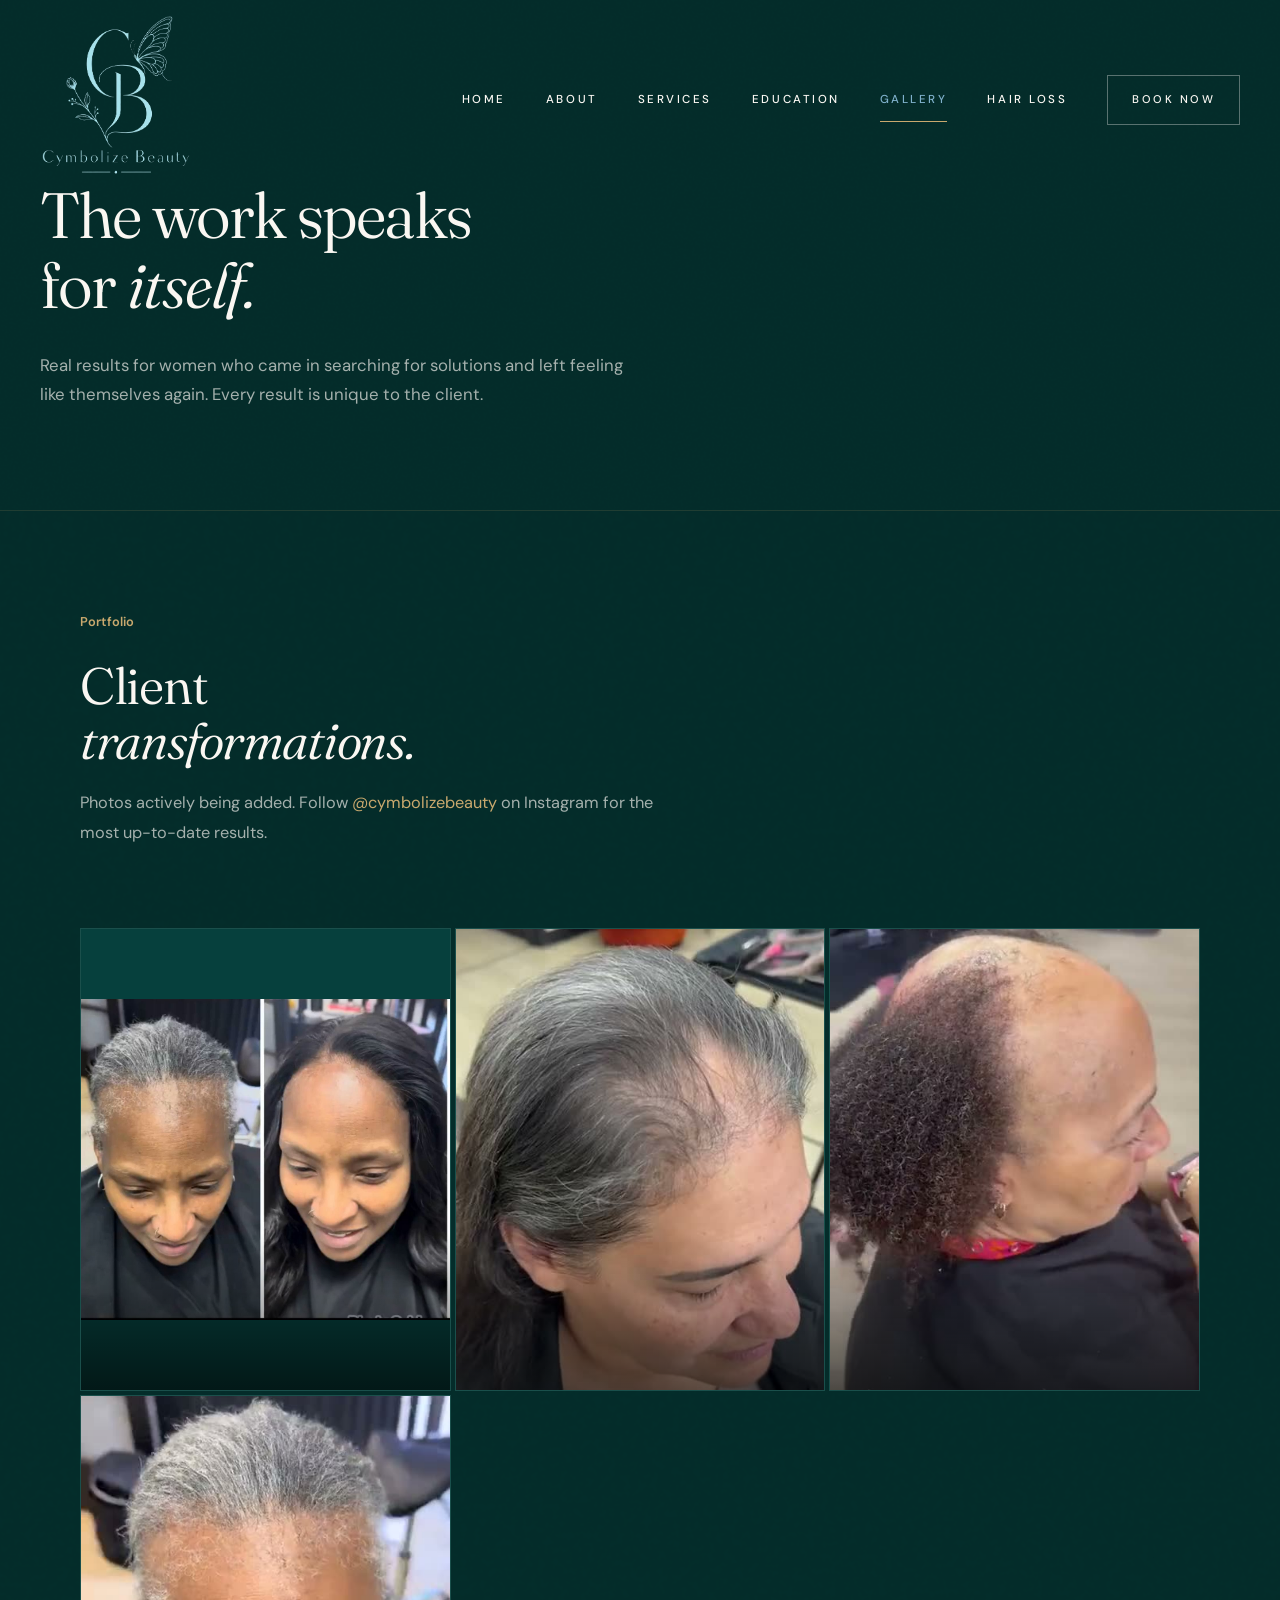
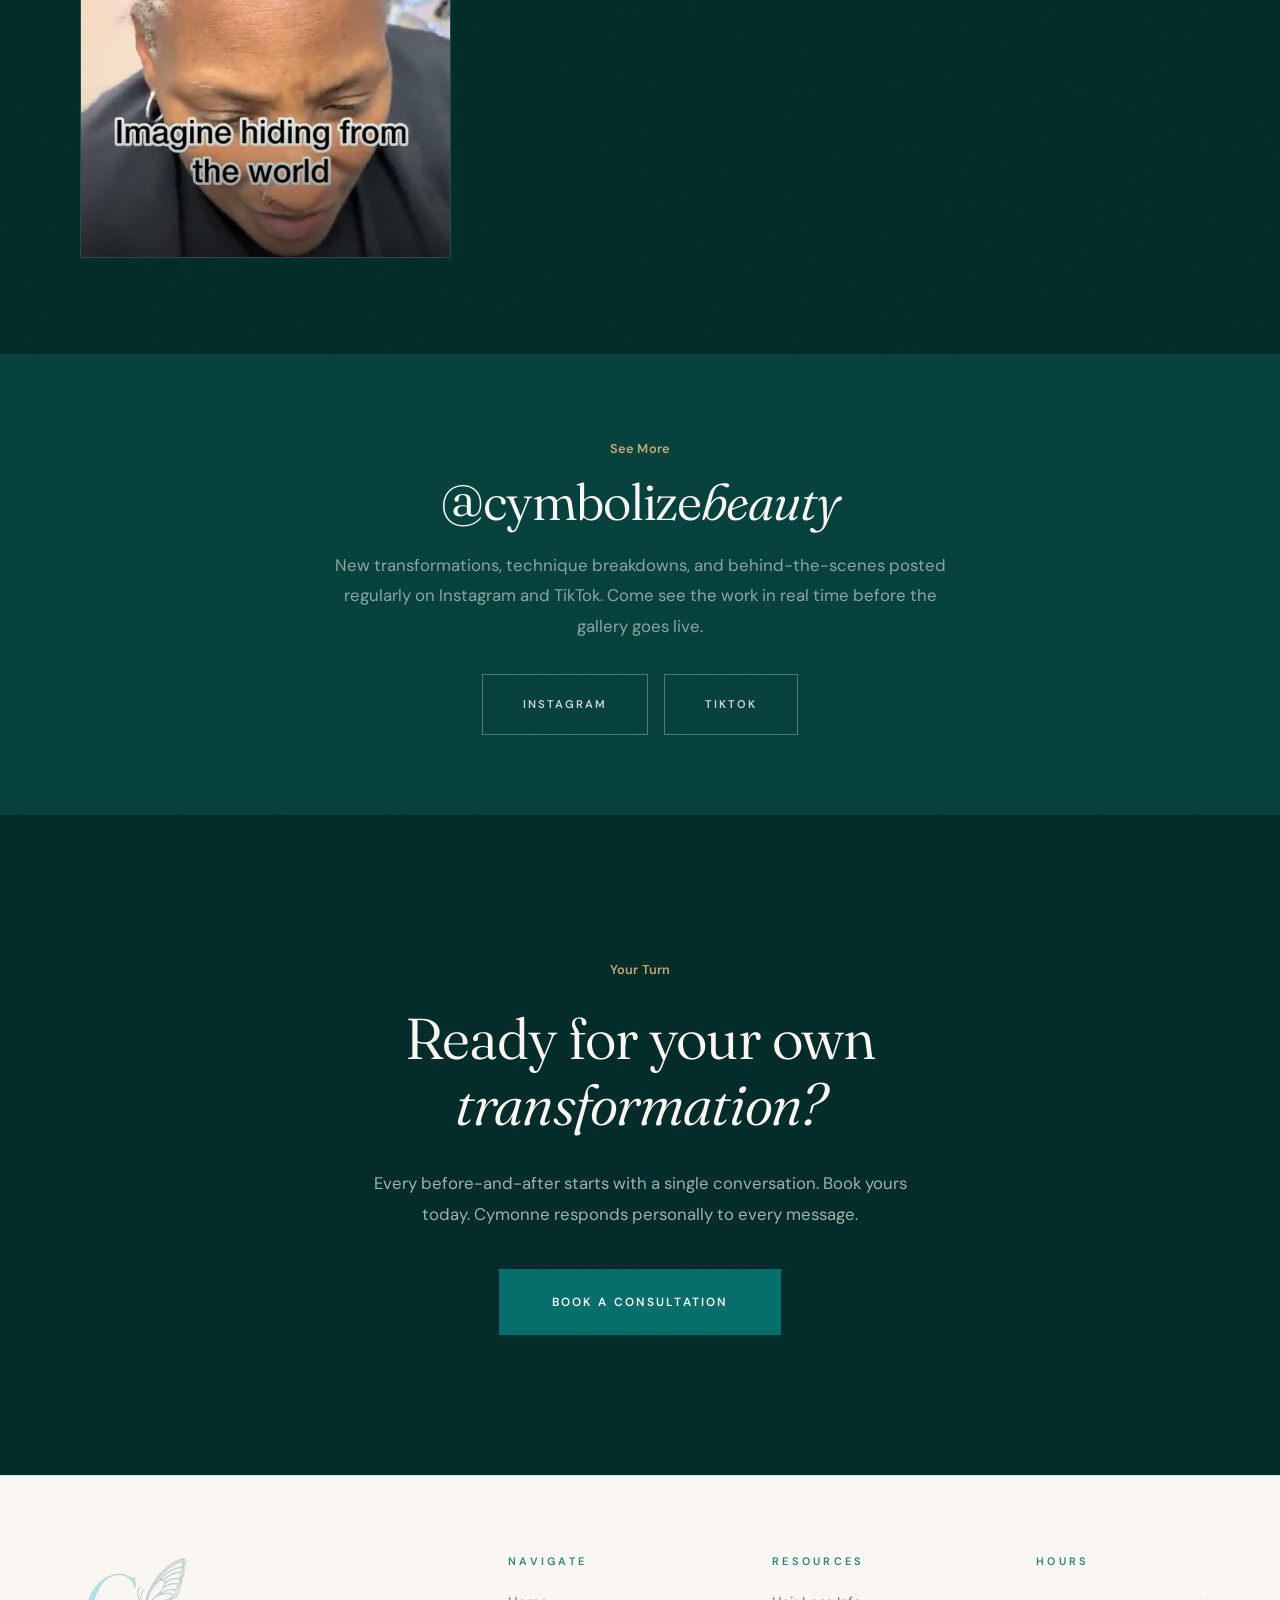
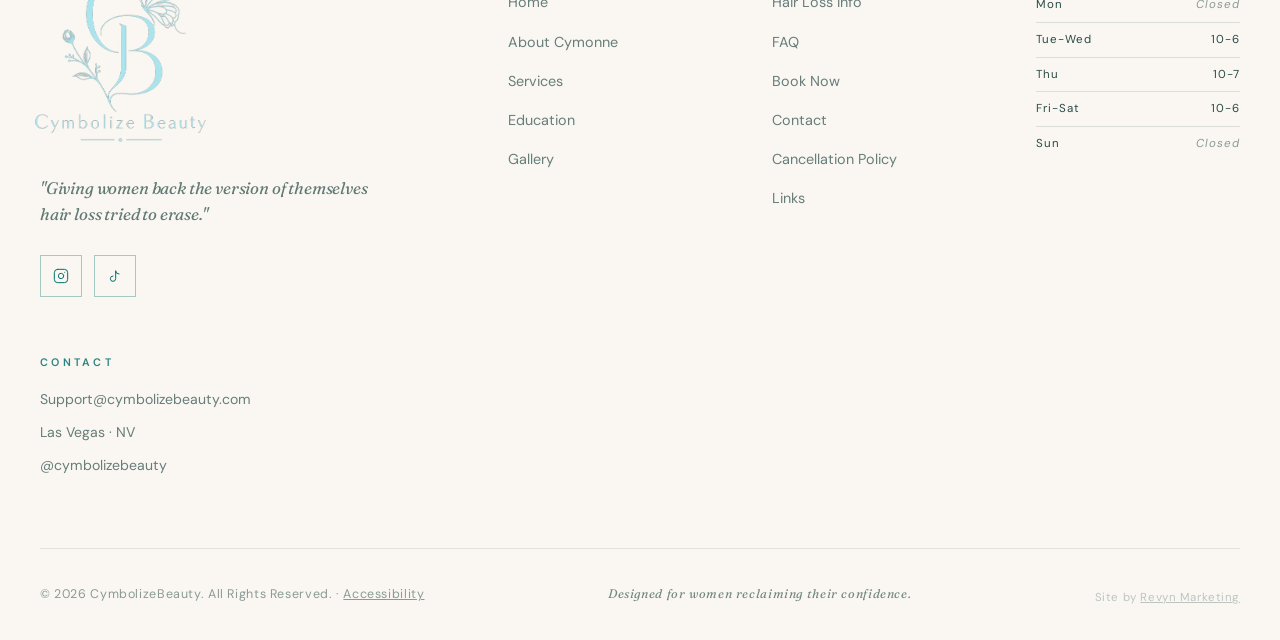
<file: gallery.html>
<!DOCTYPE html>
<html lang="en">
<head>
  <meta charset="UTF-8" />
  <meta name="viewport" content="width=device-width, initial-scale=1.0" />
  <title>Gallery | CymbolizeBeauty Las Vegas</title>
  <meta name="description" content="Hair transformation gallery by Cymonne at CymbolizeBeauty Las Vegas. Real client results, added as they happen." />
  <link rel="icon" href="logo.webp" type="image/webp" />
  <link rel="apple-touch-icon" href="logo.webp" />
  <link rel="canonical" href="https://cymbolizebeauty.com/gallery.html" />
  <meta name="robots" content="index, follow, max-image-preview:large" />

  <meta property="og:type" content="website" />
  <meta property="og:url" content="https://cymbolizebeauty.com/gallery.html" />
  <meta property="og:title" content="Gallery | CymbolizeBeauty Las Vegas" />
  <meta property="og:description" content="Hair transformation gallery by Cymonne at CymbolizeBeauty Las Vegas. Real client results, added as they happen." />
  <meta property="og:image" content="https://cymbolizebeauty.com/hero.jpg" />
  <meta property="og:site_name" content="CymbolizeBeauty" />
  <meta name="twitter:card" content="summary_large_image" />
  <meta name="twitter:title" content="Gallery | CymbolizeBeauty Las Vegas" />
  <meta name="twitter:description" content="Hair transformation gallery by Cymonne at CymbolizeBeauty Las Vegas. Real client results, added as they happen." />
  <meta name="twitter:image" content="https://cymbolizebeauty.com/hero.jpg" />
  <link rel="preconnect" href="https://fonts.googleapis.com" />
  <link rel="preconnect" href="https://fonts.gstatic.com" crossorigin />
  <link rel="stylesheet" href="styles.css?v=20260819b" />
</head>
<body>

<!-- ─── SITE INTRO ─────────────────────────────── -->
<div class="site-intro" id="siteIntro" aria-hidden="true" role="presentation">
  <div class="si-stage">
    <span class="si-mono"><img src="logo.webp?v=20260819b" alt="" class="si-mono-img"></span>
  </div>
</div>

<script>(function(){try{if(sessionStorage.getItem('cbIntroSeen')){document.getElementById('siteIntro').classList.add('si-skip');}else{sessionStorage.setItem('cbIntroSeen','1');}}catch(e){}})();</script>

<!-- ─── NAVBAR ─────────────────────────────────── -->
<nav id="navbar">
  <div class="nav-inner">
    <a href="index.html" class="nav-logo"><img src="logo.webp?v=20260819b" alt="CymbolizeBeauty" class="nav-logo-img"></a>
    <div class="nav-links">
      <a href="index.html">Home</a>
      <a href="about.html">About</a>
      <a href="services.html">Services</a>
      <a href="education.html">Education</a>
      <a href="gallery.html" class="active">Gallery</a>
      <a href="hair-loss.html">Hair Loss</a>
      <a href="https://cymbolizebeauty.glossgenius.com/services" target="_blank" rel="noopener" class="btn btn-outline">Book Now</a>
    </div>
    <button class="hamburger" id="hamburger" aria-label="Open menu">
      <span></span><span></span><span></span>
    </button>
  </div>
</nav>

<!-- ─── FULL-SCREEN MENU ───────────────────────── -->
<div class="mobile-menu" id="mobileMenu">
  <div class="mm-inner">
    <nav class="mm-links">
      <a href="index.html"><span>Home</span></a>
      <a href="about.html"><span>About</span></a>
      <a href="services.html"><span>Services</span></a>
      <a href="education.html"><span>Education</span></a>
      <a href="gallery.html"><span>Gallery</span></a>
      <a href="hair-loss.html"><span>Hair Loss</span></a>
      <a href="faq.html"><span>FAQ</span></a>
      <a href="contact.html"><span>Contact</span></a>
    </nav>
    <a href="https://cymbolizebeauty.glossgenius.com/services" target="_blank" rel="noopener" class="mm-book">Book an Appointment</a>
    <div class="mm-foot">
      <span>Las Vegas &middot; NV</span>
      <span class="mm-dot"></span>
      <a href="https://instagram.com/cymbolizebeauty" target="_blank" rel="noopener">@cymbolizebeauty</a>
      <span class="mm-dot"></span>
      <a href="mailto:Support@cymbolizebeauty.com">Email</a>
    </div>
  </div>
</div>
<!-- ─── PAGE HERO ──────────────────────────────── -->
<section class="page-hero grain">
  <span class="ghost-letter ghost-tr">G</span>
  <div class="page-hero-inner">
    <h1 class="reveal">The work speaks<br>for <em>itself.</em></h1>
    <p class="reveal delay-1">Real results for women who came in searching for solutions and left feeling like themselves again. Every result is unique to the client.</p>
  </div>
</section>

<!-- ─── GALLERY GRID ───────────────────────────── -->
<section class="section sec-ink grain">
  <span class="ghost-letter ghost-bl">A</span>
  <div class="container">
    <div class="sec-head">
      <div class="sec-head-title reveal delay-1">
        <span class="label">Portfolio</span>
        <h2 style="margin-top: 24px;">Client<br><em>transformations.</em></h2>
        <p>Photos actively being added. Follow <a href="https://instagram.com/cymbolizebeauty" target="_blank" rel="noopener" style="color: var(--gold);">@cymbolizebeauty</a> on Instagram for the most up-to-date results.</p>
      </div>
    </div>
    <div class="gallery-grid reveal">
      <div class="gallery-cell gallery-cell--media">
        <img src="transformation-1.jpg" alt="Before and after Mesh Integration on a hair loss client at CymbolizeBeauty" loading="lazy">
      </div>
      <div class="gallery-cell gallery-cell--media">
        <video src="mesh-reel.mp4" poster="mesh-reel-poster.jpg" autoplay muted loop playsinline preload="metadata" aria-label="Mesh Integration install in process"></video>
      </div>
      <div class="gallery-cell gallery-cell--media">
        <video src="reel-copper.mp4" poster="reel-copper-poster.jpg" autoplay muted loop playsinline preload="metadata" aria-label="Mesh Integration before and after: crown hair loss to a full copper result"></video>
      </div>
      <div class="gallery-cell gallery-cell--media">
        <video src="reel-transformation.mp4" poster="reel-transformation-poster.jpg" autoplay muted loop playsinline preload="metadata" aria-label="A hair loss client's emotional transformation reveal"></video>
      </div>
    </div>
  </div>
</section>

<!-- ─── SOCIAL BLOCK ───────────────────────────── -->
<section class="social-block grain">
  <span class="ghost-letter ghost-center">G</span>
  <div class="social-block-inner">
    <span class="label center no-line reveal">See More</span>
    <h3 class="reveal delay-1">@cymbolize<em>beauty</em></h3>
    <p class="reveal delay-2">New transformations, technique breakdowns, and behind-the-scenes posted regularly on Instagram and TikTok. Come see the work in real time before the gallery goes live.</p>
    <div class="social-btns reveal delay-3">
      <a href="https://instagram.com/cymbolizebeauty" target="_blank" rel="noopener" class="btn btn-outline">Instagram</a>
      <a href="https://tiktok.com/@cymbolizebeauty" target="_blank" rel="noopener" class="btn btn-outline">TikTok</a>
    </div>
  </div>
</section>

<!-- ─── CTA ───────────────────────────────────── -->
<section class="cta grain">
  <span class="ghost-letter ghost-center">A</span>
  <div class="cta-inner">
    <span class="label center reveal">Your Turn</span>
    <h2 class="reveal delay-1" style="margin-top: 24px;">Ready for your own<br><em>transformation?</em></h2>
    <p class="reveal delay-2">Every before-and-after starts with a single conversation. Book yours today. Cymonne responds personally to every message.</p>
    <div class="cta-btns reveal delay-3">
      <a href="https://cymbolizebeauty.glossgenius.com/services" target="_blank" rel="noopener" class="btn btn-primary btn-lg">Book a Consultation</a>
    </div>
  </div>
</section>

<!-- ─── FOOTER ────────────────────────────────── -->
<footer id="footer">
  <div class="footer-inner">
    <div class="footer-top">
      <div>
        <a href="index.html" class="footer-logo"><img src="logo.webp?v=20260819b" alt="Cymbolize Beauty" class="footer-logo-img"></a>
        <p class="footer-tag">"Giving women back the version of themselves hair loss tried to erase."</p>
        <div class="footer-social">
          <a href="https://instagram.com/cymbolizebeauty" target="_blank" rel="noopener" title="Instagram" aria-label="Instagram">
            <svg xmlns="http://www.w3.org/2000/svg" width="16" height="16" viewBox="0 0 24 24" fill="none" stroke="currentColor" stroke-width="1.5" stroke-linecap="round" stroke-linejoin="round"><rect x="2" y="2" width="20" height="20" rx="5"/><path d="M16 11.37A4 4 0 1 1 12.63 8 4 4 0 0 1 16 11.37z"/><line x1="17.5" y1="6.5" x2="17.51" y2="6.5"/></svg>
          </a>
          <a href="https://tiktok.com/@cymbolizebeauty" target="_blank" rel="noopener" title="TikTok" aria-label="TikTok">
            <svg xmlns="http://www.w3.org/2000/svg" width="16" height="16" viewBox="0 0 24 24" fill="none" stroke="currentColor" stroke-width="1.5" stroke-linecap="round" stroke-linejoin="round"><path d="M9 12a4 4 0 1 0 4 4V4a5 5 0 0 0 5 5"/></svg>
          </a>
        </div>
      </div>
      <div class="footer-col">
        <h5>Navigate</h5>
        <ul>
          <li><a href="index.html">Home</a></li>
          <li><a href="about.html">About Cymonne</a></li>
          <li><a href="services.html">Services</a></li>
          <li><a href="education.html">Education</a></li>
          <li><a href="gallery.html">Gallery</a></li>
        </ul>
      </div>
      <div class="footer-col">
        <h5>Resources</h5>
        <ul>
          <li><a href="hair-loss.html">Hair Loss Info</a></li>
          <li><a href="faq.html">FAQ</a></li>
          <li><a href="https://cymbolizebeauty.glossgenius.com/services" target="_blank" rel="noopener">Book Now</a></li>
          <li><a href="contact.html">Contact</a></li>
          <li><a href="contact.html#policy">Cancellation Policy</a></li>
          <li><a href="links.html">Links</a></li>
        </ul>
      </div>
      <div class="footer-col">
        <h5>Hours</h5>
        <div class="footer-hours">
          <div><span>Mon</span><span class="fh-closed">Closed</span></div>
          <div><span>Tue-Wed</span><span>10-6</span></div>
          <div><span>Thu</span><span>10-7</span></div>
          <div><span>Fri-Sat</span><span>10-6</span></div>
          <div><span>Sun</span><span class="fh-closed">Closed</span></div>
        </div>
      </div>
      <div class="footer-col">
        <h5>Contact</h5>
        <div class="footer-contact-item">Support@cymbolizebeauty.com</div>
        <div class="footer-contact-item">Las Vegas · NV</div>
        <div class="footer-contact-item">@cymbolizebeauty</div>
      </div>
    </div>
    <div class="footer-bottom">
      <p>© 2026 CymbolizeBeauty. All Rights Reserved. &middot; <a href="accessibility.html" style="color: inherit; text-decoration: underline;">Accessibility</a></p>
      <p><em>Designed for women reclaiming their confidence.</em></p>
      <p style="margin-top:0.4rem;font-size:0.72rem;opacity:0.55;">Site by <a href="https://revynmarketingagency.com" target="_blank" rel="noopener" style="color:inherit;text-decoration:underline;">Revyn Marketing</a></p>
    </div>
  </div>
</footer>

<div class="cur-dot" id="curDot"></div>
<div class="cur-ring" id="curRing"></div>
<script src="main.js?v=20260819b"></script>
</body>
</html>
</file>
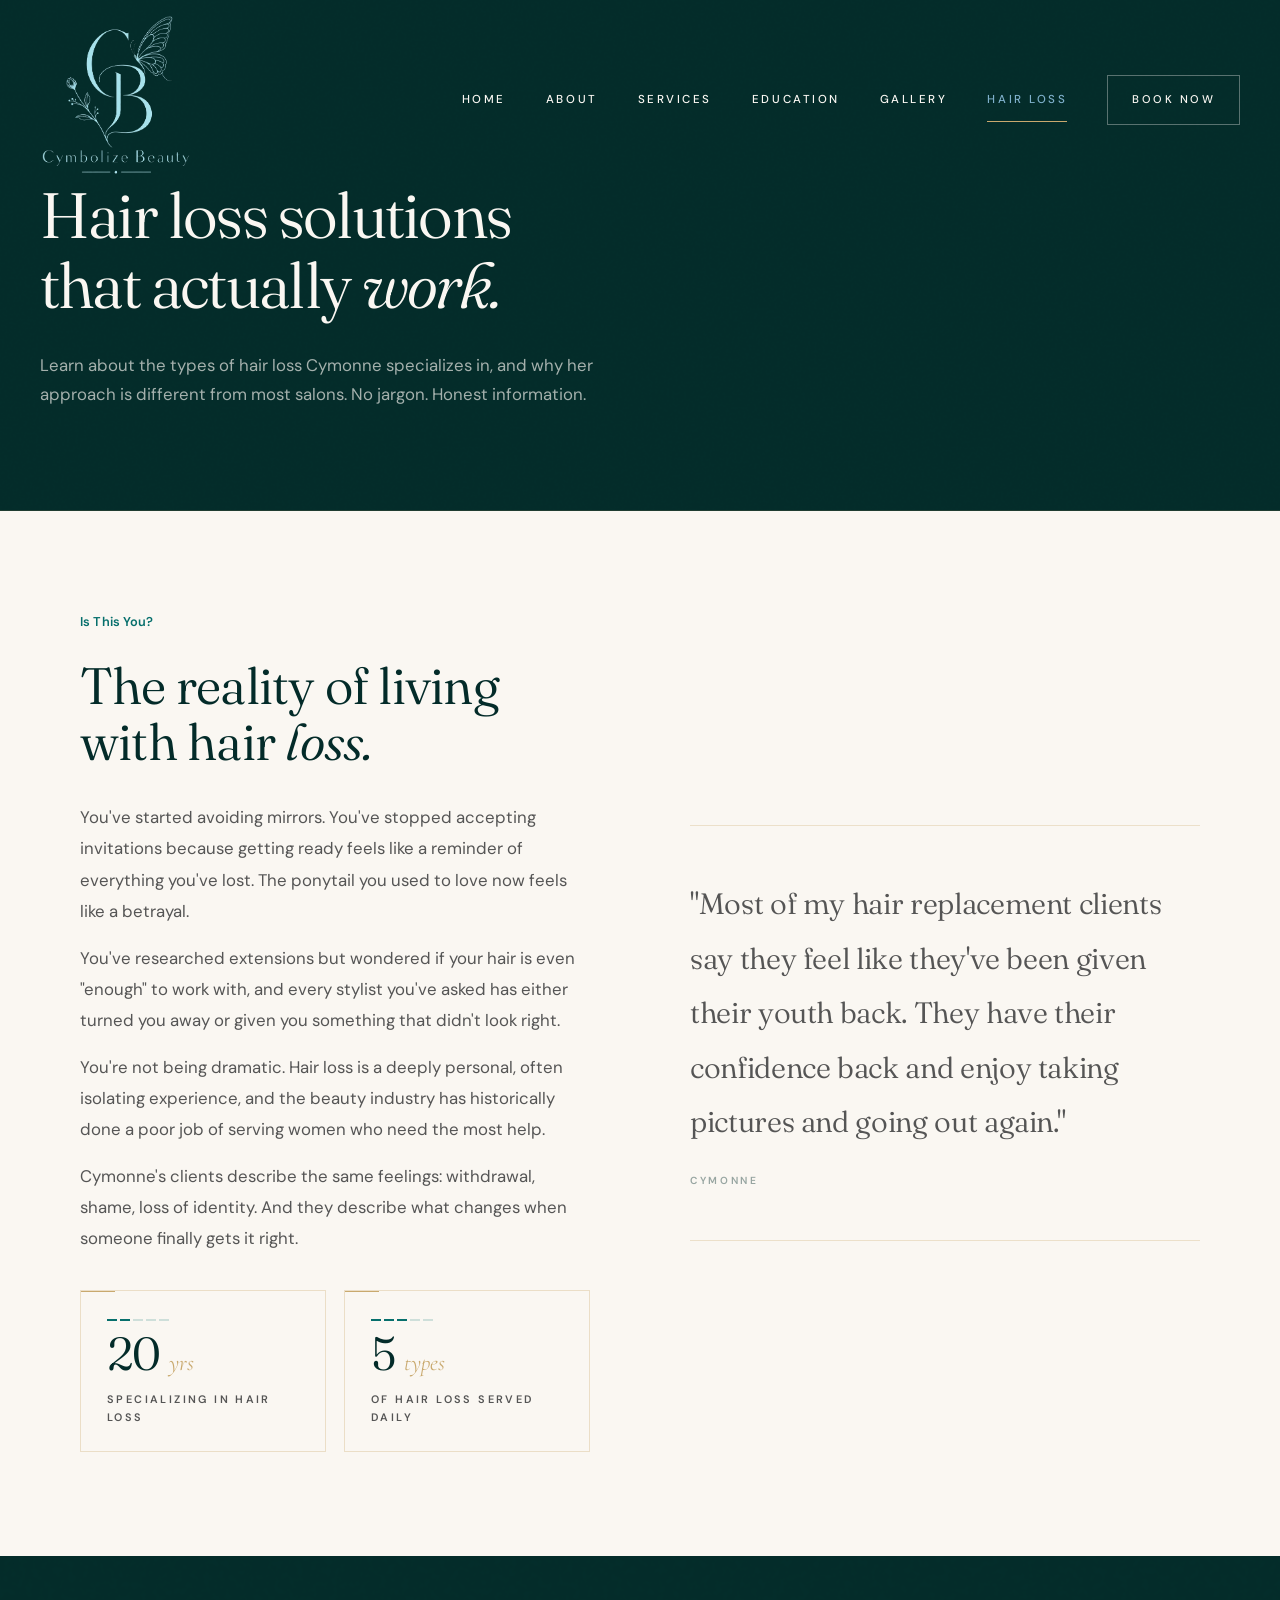
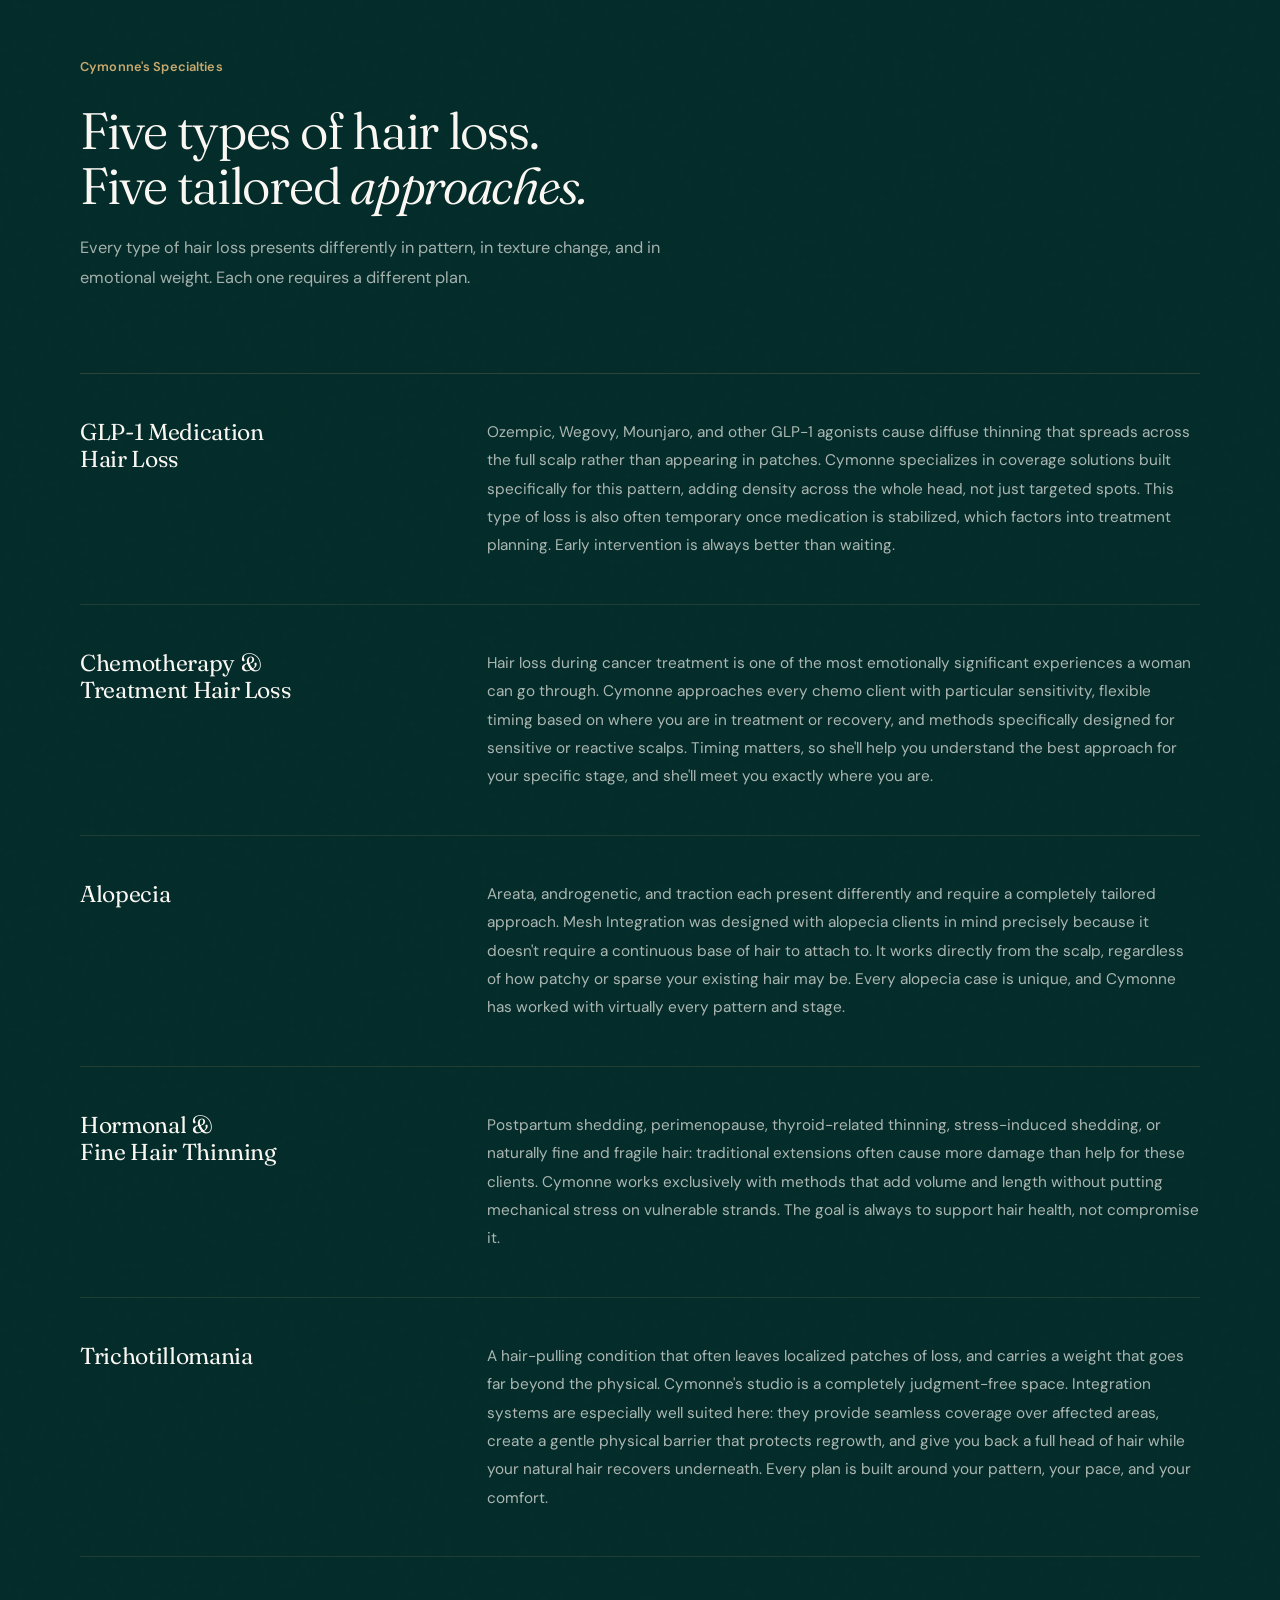
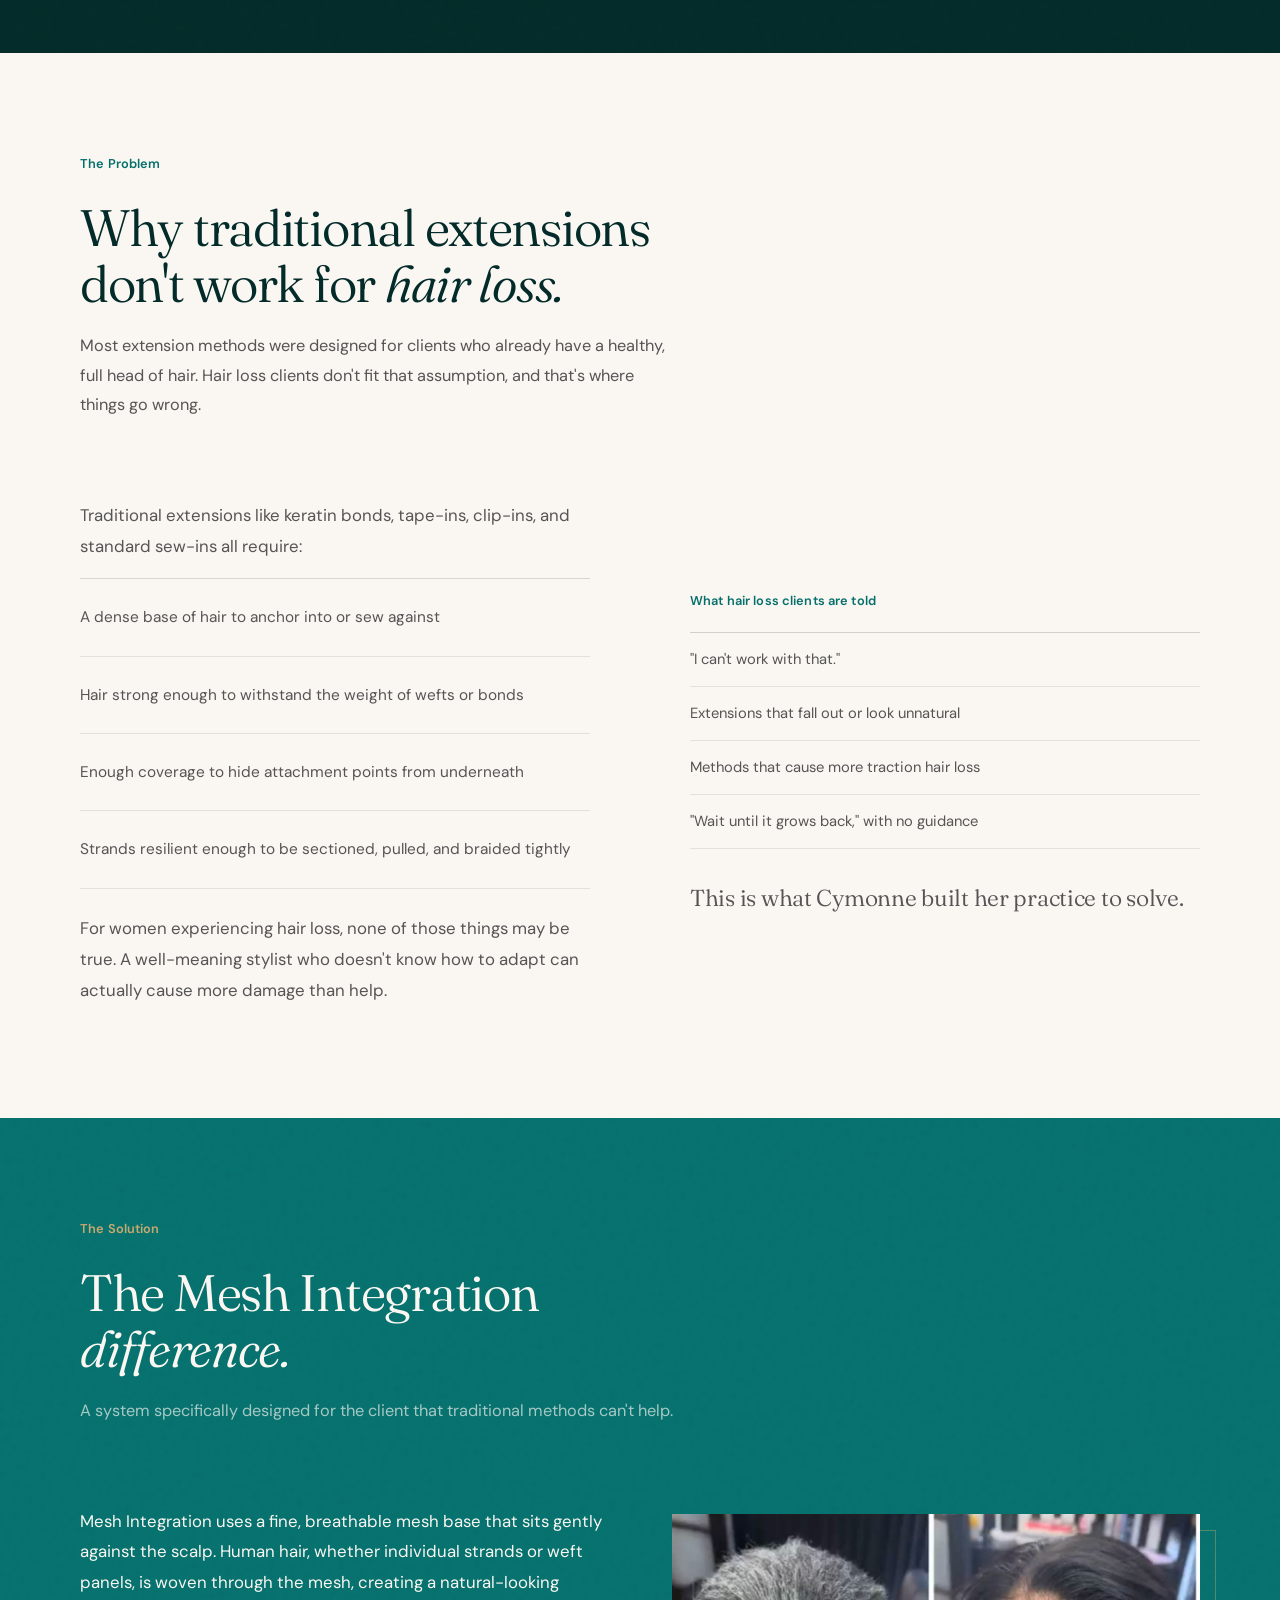
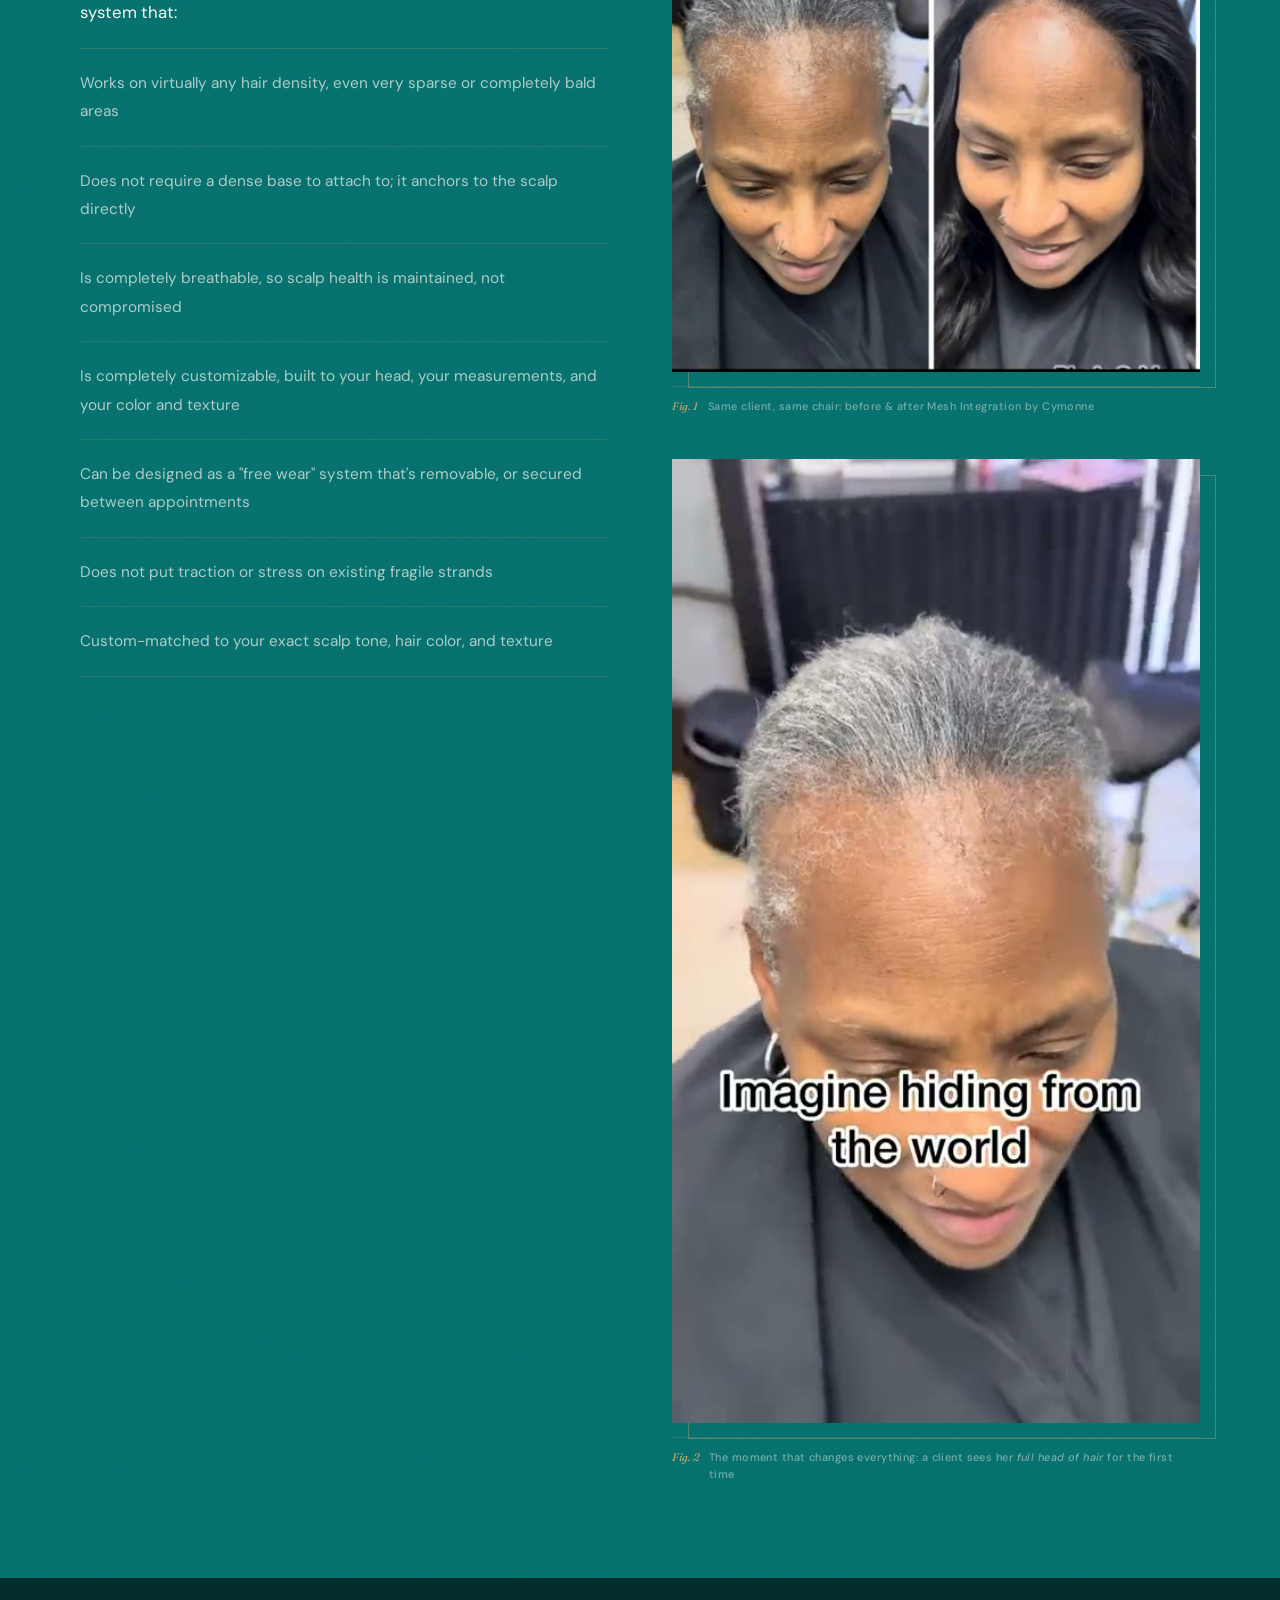
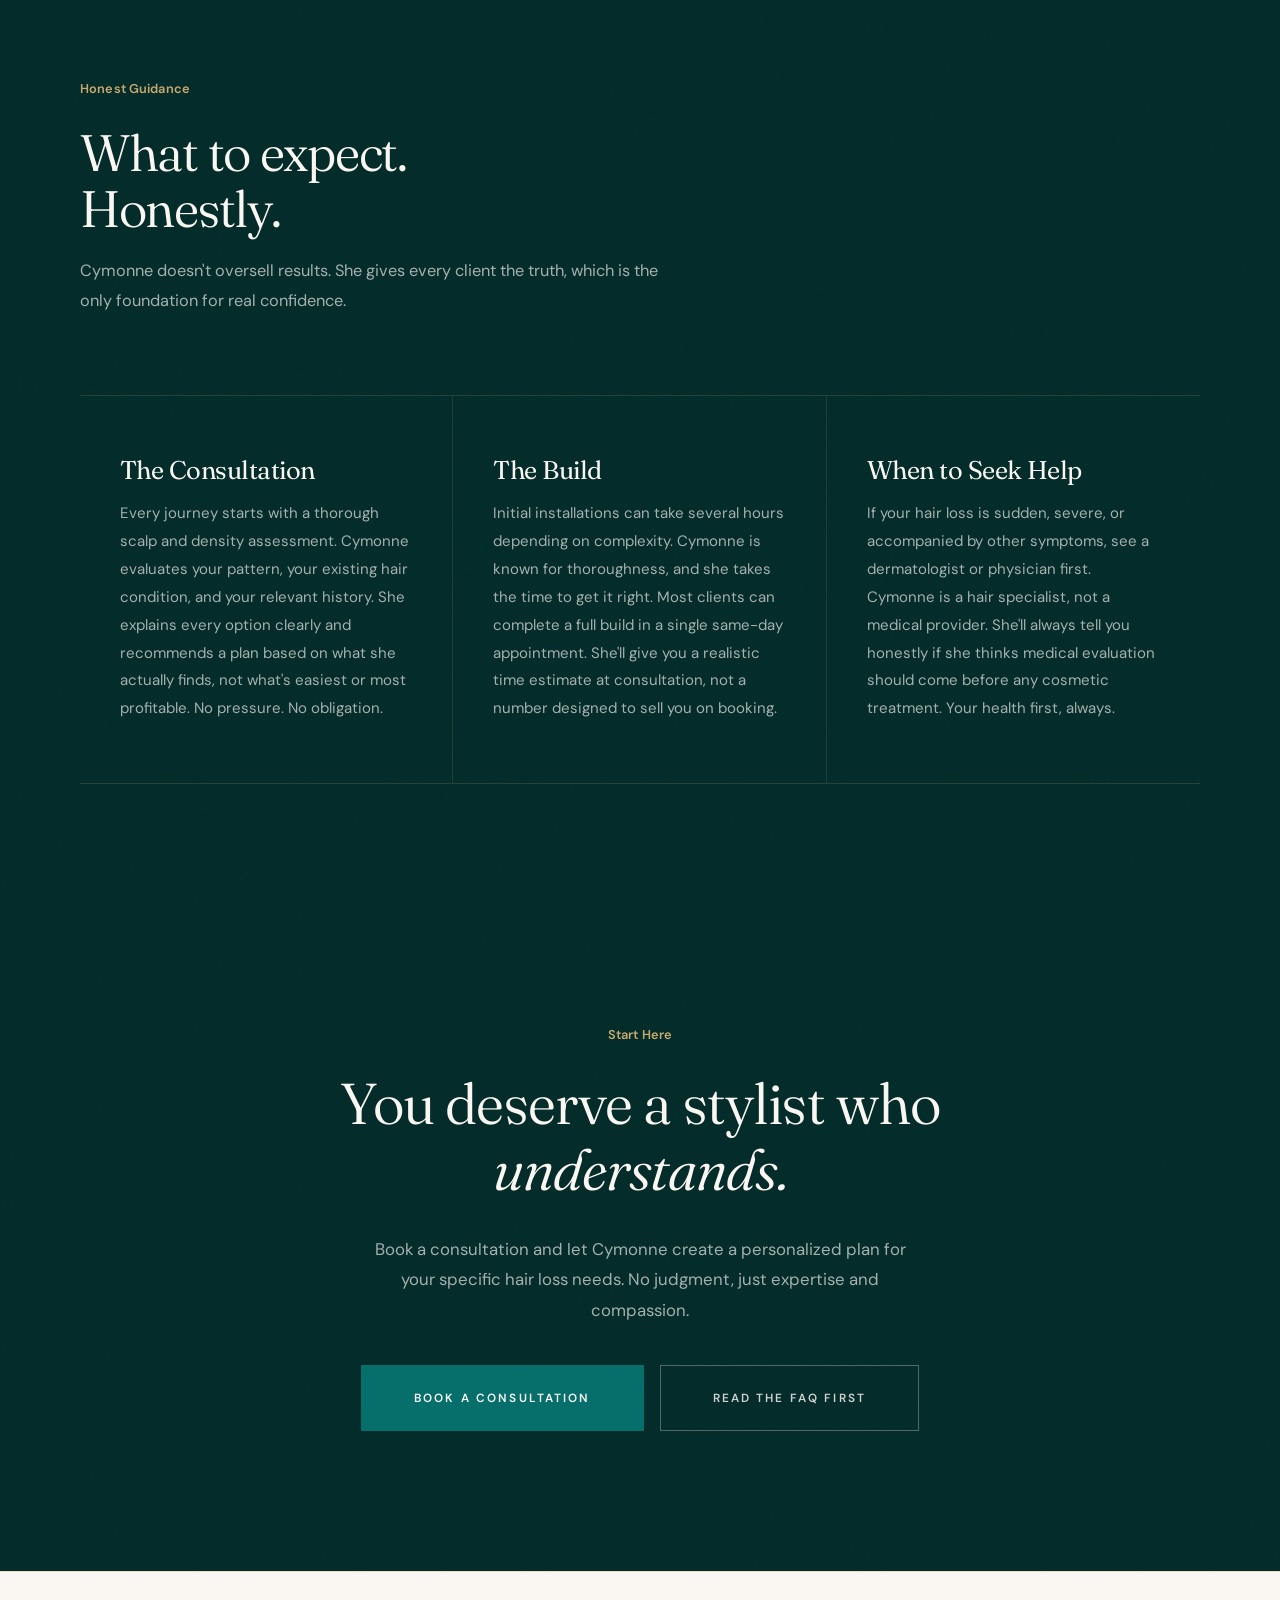
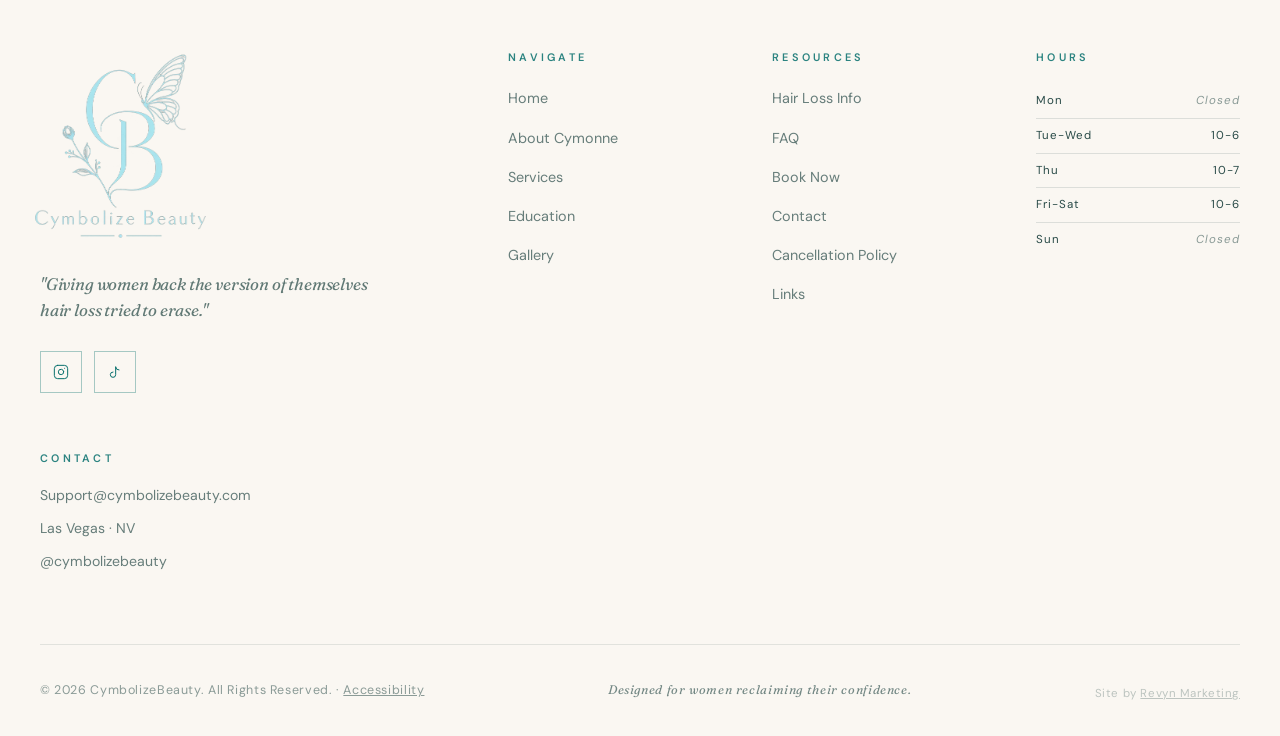
<file: hair-loss.html>
<!DOCTYPE html>
<html lang="en">
<head>
  <meta charset="UTF-8" />
  <meta name="viewport" content="width=device-width, initial-scale=1.0" />
  <title>Hair Loss Solutions Las Vegas | CymbolizeBeauty</title>
  <meta name="description" content="Understanding hair loss from GLP-1, chemo, alopecia, trichotillomania, and hormonal thinning, and why Mesh Integration works when traditional extensions don't. Las Vegas hair loss specialist Cymonne explains." />
  <link rel="icon" href="logo.webp" type="image/webp" />
  <link rel="apple-touch-icon" href="logo.webp" />
  <link rel="canonical" href="https://cymbolizebeauty.com/hair-loss.html" />
  <meta name="robots" content="index, follow, max-image-preview:large" />

  <meta property="og:type" content="website" />
  <meta property="og:url" content="https://cymbolizebeauty.com/hair-loss.html" />
  <meta property="og:title" content="Hair Loss Solutions Las Vegas | CymbolizeBeauty" />
  <meta property="og:description" content="Understanding hair loss from GLP-1, chemo, alopecia, trichotillomania, and hormonal thinning, and why Mesh Integration works when traditional extensions don't. Las Vegas hair loss specialist Cymonne explains." />
  <meta property="og:image" content="https://cymbolizebeauty.com/hero.jpg" />
  <meta property="og:site_name" content="CymbolizeBeauty" />
  <meta name="twitter:card" content="summary_large_image" />
  <meta name="twitter:title" content="Hair Loss Solutions Las Vegas | CymbolizeBeauty" />
  <meta name="twitter:description" content="Understanding hair loss from GLP-1, chemo, alopecia, trichotillomania, and hormonal thinning, and why Mesh Integration works when traditional extensions don't. Las Vegas hair loss specialist Cymonne explains." />
  <meta name="twitter:image" content="https://cymbolizebeauty.com/hero.jpg" />
  <link rel="preconnect" href="https://fonts.googleapis.com" />
  <link rel="preconnect" href="https://fonts.gstatic.com" crossorigin />
  <link rel="stylesheet" href="styles.css?v=20260819b" />
</head>
<body>

<!-- ─── SITE INTRO ─────────────────────────────── -->
<div class="site-intro" id="siteIntro" aria-hidden="true" role="presentation">
  <div class="si-stage">
    <span class="si-mono"><img src="logo.webp?v=20260819b" alt="" class="si-mono-img"></span>
  </div>
</div>

<script>(function(){try{if(sessionStorage.getItem('cbIntroSeen')){document.getElementById('siteIntro').classList.add('si-skip');}else{sessionStorage.setItem('cbIntroSeen','1');}}catch(e){}})();</script>

<!-- ─── NAVBAR ─────────────────────────────────── -->
<nav id="navbar">
  <div class="nav-inner">
    <a href="index.html" class="nav-logo"><img src="logo.webp?v=20260819b" alt="CymbolizeBeauty" class="nav-logo-img"></a>
    <div class="nav-links">
      <a href="index.html">Home</a>
      <a href="about.html">About</a>
      <a href="services.html">Services</a>
      <a href="education.html">Education</a>
      <a href="gallery.html">Gallery</a>
      <a href="hair-loss.html" class="active">Hair Loss</a>
      <a href="https://cymbolizebeauty.glossgenius.com/services" target="_blank" rel="noopener" class="btn btn-outline">Book Now</a>
    </div>
    <button class="hamburger" id="hamburger" aria-label="Open menu">
      <span></span><span></span><span></span>
    </button>
  </div>
</nav>

<!-- ─── FULL-SCREEN MENU ───────────────────────── -->
<div class="mobile-menu" id="mobileMenu">
  <div class="mm-inner">
    <nav class="mm-links">
      <a href="index.html"><span>Home</span></a>
      <a href="about.html"><span>About</span></a>
      <a href="services.html"><span>Services</span></a>
      <a href="education.html"><span>Education</span></a>
      <a href="gallery.html"><span>Gallery</span></a>
      <a href="hair-loss.html"><span>Hair Loss</span></a>
      <a href="faq.html"><span>FAQ</span></a>
      <a href="contact.html"><span>Contact</span></a>
    </nav>
    <a href="https://cymbolizebeauty.glossgenius.com/services" target="_blank" rel="noopener" class="mm-book">Book an Appointment</a>
    <div class="mm-foot">
      <span>Las Vegas &middot; NV</span>
      <span class="mm-dot"></span>
      <a href="https://instagram.com/cymbolizebeauty" target="_blank" rel="noopener">@cymbolizebeauty</a>
      <span class="mm-dot"></span>
      <a href="mailto:Support@cymbolizebeauty.com">Email</a>
    </div>
  </div>
</div>
<!-- ─── PAGE HERO ──────────────────────────────── -->
<section class="page-hero grain">
  <span class="ghost-letter ghost-tr">H</span>
  <div class="page-hero-inner">
    <h1 class="reveal">Hair loss solutions<br>that actually <em>work.</em></h1>
    <p class="reveal delay-1">Learn about the types of hair loss Cymonne specializes in, and why her approach is different from most salons. No jargon. Honest information.</p>
  </div>
</section>

<!-- ─── IS THIS YOU ────────────────────────────── -->
<section class="section sec-cream">
  <span class="ghost-letter ghost-bl">A</span>
  <div class="container">
    <div class="two-col">
      <div class="reveal-left">
        <span class="label">Is This You?</span>
        <h2 style="margin: 24px 0 32px; color: var(--ink);">The reality of living<br>with hair <em>loss.</em></h2>
        <p style="color: var(--text-mid); margin-bottom: 16px;">You've started avoiding mirrors. You've stopped accepting invitations because getting ready feels like a reminder of everything you've lost. The ponytail you used to love now feels like a betrayal.</p>
        <p style="color: var(--text-mid); margin-bottom: 16px;">You've researched extensions but wondered if your hair is even "enough" to work with, and every stylist you've asked has either turned you away or given you something that didn't look right.</p>
        <p style="color: var(--text-mid); margin-bottom: 16px;">You're not being dramatic. Hair loss is a deeply personal, often isolating experience, and the beauty industry has historically done a poor job of serving women who need the most help.</p>
        <p style="color: var(--text-mid);">Cymonne's clients describe the same feelings: withdrawal, shame, loss of identity. And they describe what changes when someone finally gets it right.</p>
        <div class="detail-cards">
          <div class="detail-card">
            <div class="stat-ticks">
              <div class="stat-tick"></div><div class="stat-tick"></div>
              <div class="stat-tick dim"></div><div class="stat-tick dim"></div><div class="stat-tick dim"></div>
            </div>
            <div class="dc-val">20 <em>yrs</em></div>
            <div class="dc-label">Specializing in Hair Loss</div>
          </div>
          <div class="detail-card">
            <div class="stat-ticks">
              <div class="stat-tick"></div><div class="stat-tick"></div><div class="stat-tick"></div>
              <div class="stat-tick dim"></div><div class="stat-tick dim"></div>
            </div>
            <div class="dc-val">5 <em>types</em></div>
            <div class="dc-label">Of Hair Loss Served Daily</div>
          </div>
        </div>
      </div>
      <div class="reveal-right delay-1">
        <div class="pq-wrap">
          <p class="pq">"Most of my hair replacement clients say they feel like they've been given their youth back. They have their confidence back and enjoy taking pictures and going out again."</p>
          <span class="pq-attr">Cymonne</span>
        </div>
      </div>
    </div>
  </div>
</section>

<!-- ─── FIVE CONDITIONS ────────────────────────── -->
<section class="section sec-ink grain">
  <span class="ghost-letter ghost-tr">I</span>
  <div class="container">
    <div class="sec-head">
      <div class="sec-head-title reveal delay-1">
        <span class="label">Cymonne's Specialties</span>
        <h2 style="margin-top: 24px;">Five types of hair loss.<br>Five tailored <em>approaches.</em></h2>
        <p>Every type of hair loss presents differently in pattern, in texture change, and in emotional weight. Each one requires a different plan.</p>
      </div>
    </div>
    <div class="conditions">
      <div class="condition reveal">
        <div class="condition-num">01</div>
        <div class="condition-name">GLP-1 Medication<br>Hair Loss</div>
        <div class="condition-desc">Ozempic, Wegovy, Mounjaro, and other GLP-1 agonists cause diffuse thinning that spreads across the full scalp rather than appearing in patches. Cymonne specializes in coverage solutions built specifically for this pattern, adding density across the whole head, not just targeted spots. This type of loss is also often temporary once medication is stabilized, which factors into treatment planning. Early intervention is always better than waiting.</div>
      </div>
      <div class="condition reveal delay-1">
        <div class="condition-num">02</div>
        <div class="condition-name">Chemotherapy &amp;<br>Treatment Hair Loss</div>
        <div class="condition-desc">Hair loss during cancer treatment is one of the most emotionally significant experiences a woman can go through. Cymonne approaches every chemo client with particular sensitivity, flexible timing based on where you are in treatment or recovery, and methods specifically designed for sensitive or reactive scalps. Timing matters, so she'll help you understand the best approach for your specific stage, and she'll meet you exactly where you are.</div>
      </div>
      <div class="condition reveal delay-2">
        <div class="condition-num">03</div>
        <div class="condition-name">Alopecia</div>
        <div class="condition-desc">Areata, androgenetic, and traction each present differently and require a completely tailored approach. Mesh Integration was designed with alopecia clients in mind precisely because it doesn't require a continuous base of hair to attach to. It works directly from the scalp, regardless of how patchy or sparse your existing hair may be. Every alopecia case is unique, and Cymonne has worked with virtually every pattern and stage.</div>
      </div>
      <div class="condition reveal delay-3">
        <div class="condition-num">04</div>
        <div class="condition-name">Hormonal &amp;<br>Fine Hair Thinning</div>
        <div class="condition-desc">Postpartum shedding, perimenopause, thyroid-related thinning, stress-induced shedding, or naturally fine and fragile hair: traditional extensions often cause more damage than help for these clients. Cymonne works exclusively with methods that add volume and length without putting mechanical stress on vulnerable strands. The goal is always to support hair health, not compromise it.</div>
      </div>
      <div class="condition reveal delay-4">
        <div class="condition-num">05</div>
        <div class="condition-name">Trichotillomania</div>
        <div class="condition-desc">A hair-pulling condition that often leaves localized patches of loss, and carries a weight that goes far beyond the physical. Cymonne's studio is a completely judgment-free space. Integration systems are especially well suited here: they provide seamless coverage over affected areas, create a gentle physical barrier that protects regrowth, and give you back a full head of hair while your natural hair recovers underneath. Every plan is built around your pattern, your pace, and your comfort.</div>
      </div>
    </div>
  </div>
</section>

<!-- ─── WHY TRADITIONAL EXTENSIONS DON'T WORK ─── -->
<section class="section sec-cream">
  <span class="ghost-letter ghost-bl">R</span>
  <div class="container">
    <div class="sec-head">
      <div class="sec-head-title reveal delay-1">
        <span class="label">The Problem</span>
        <h2 style="margin-top: 24px; color: var(--ink);">Why traditional extensions<br>don't work for <em>hair loss.</em></h2>
        <p style="color: var(--text-mid);">Most extension methods were designed for clients who already have a healthy, full head of hair. Hair loss clients don't fit that assumption, and that's where things go wrong.</p>
      </div>
    </div>
    <div class="two-col">
      <div class="reveal-left">
        <p style="color: var(--text-mid); margin-bottom: 16px;">Traditional extensions like keratin bonds, tape-ins, clip-ins, and standard sew-ins all require:</p>
        <div class="conditions" style="border-top-color: rgba(20,20,20,0.15);">
          <div class="condition" style="padding: 24px 0; border-bottom-color: rgba(20,20,20,0.1);">
            <div class="condition-num" style="color: rgba(20,20,20,0.3); font-size: 0.9rem;">✕</div>
            <div class="condition-desc" style="color: var(--text-mid); grid-column: 2 / -1;">A dense base of hair to anchor into or sew against</div>
          </div>
          <div class="condition" style="padding: 24px 0; border-bottom-color: rgba(20,20,20,0.1);">
            <div class="condition-num" style="color: rgba(20,20,20,0.3); font-size: 0.9rem;">✕</div>
            <div class="condition-desc" style="color: var(--text-mid); grid-column: 2 / -1;">Hair strong enough to withstand the weight of wefts or bonds</div>
          </div>
          <div class="condition" style="padding: 24px 0; border-bottom-color: rgba(20,20,20,0.1);">
            <div class="condition-num" style="color: rgba(20,20,20,0.3); font-size: 0.9rem;">✕</div>
            <div class="condition-desc" style="color: var(--text-mid); grid-column: 2 / -1;">Enough coverage to hide attachment points from underneath</div>
          </div>
          <div class="condition" style="padding: 24px 0; border-bottom-color: rgba(20,20,20,0.1);">
            <div class="condition-num" style="color: rgba(20,20,20,0.3); font-size: 0.9rem;">✕</div>
            <div class="condition-desc" style="color: var(--text-mid); grid-column: 2 / -1;">Strands resilient enough to be sectioned, pulled, and braided tightly</div>
          </div>
        </div>
        <p style="color: var(--text-mid); margin-top: 24px;">For women experiencing hair loss, none of those things may be true. A well-meaning stylist who doesn't know how to adapt can actually cause more damage than help.</p>
      </div>
      <div class="reveal-right delay-1">
        <span class="label" style="margin-bottom: 20px;">What hair loss clients are told</span>
        <div class="hl-list" style="border-top-color: rgba(12,31,42,0.18);">
          <p style="color: var(--text-mid); border-bottom-color: rgba(12,31,42,0.1);">"I can't work with that."</p>
          <p style="color: var(--text-mid); border-bottom-color: rgba(12,31,42,0.1);">Extensions that fall out or look unnatural</p>
          <p style="color: var(--text-mid); border-bottom-color: rgba(12,31,42,0.1);">Methods that cause more traction hair loss</p>
          <p style="color: var(--text-mid); border-bottom-color: rgba(12,31,42,0.1);">"Wait until it grows back," with no guidance</p>
        </div>
        <p class="pq" style="font-size: clamp(1.15rem, 1.8vw, 1.5rem); margin-top: 28px;">This is what Cymonne built her practice to solve.</p>
      </div>
    </div>
  </div>
</section>

<!-- ─── MESH INTEGRATION SOLUTION ─────────────── -->
<section class="section sec-teal grain">
  <span class="ghost-letter ghost-tr">H</span>
  <div class="container">
    <div class="sec-head">
      <div class="sec-head-title reveal delay-1">
        <span class="label">The Solution</span>
        <h2 style="margin-top: 24px;">The Mesh Integration<br><em>difference.</em></h2>
        <p>A system specifically designed for the client that traditional methods can't help.</p>
      </div>
    </div>
    <div class="mesh-proof-grid">
      <div class="reveal-left">
        <p>Mesh Integration uses a fine, breathable mesh base that sits gently against the scalp. Human hair, whether individual strands or weft panels, is woven through the mesh, creating a natural-looking system that:</p>
        <div class="conditions" style="margin-top: 20px;">
          <div class="condition" style="padding: 20px 0;">
            <div class="condition-num">01</div>
            <div class="condition-desc">Works on virtually any hair density, even very sparse or completely bald areas</div>
          </div>
          <div class="condition" style="padding: 20px 0;">
            <div class="condition-num">02</div>
            <div class="condition-desc">Does not require a dense base to attach to; it anchors to the scalp directly</div>
          </div>
          <div class="condition" style="padding: 20px 0;">
            <div class="condition-num">03</div>
            <div class="condition-desc">Is completely breathable, so scalp health is maintained, not compromised</div>
          </div>
          <div class="condition" style="padding: 20px 0;">
            <div class="condition-num">04</div>
            <div class="condition-desc">Is completely customizable, built to your head, your measurements, and your color and texture</div>
          </div>
          <div class="condition" style="padding: 20px 0;">
            <div class="condition-num">05</div>
            <div class="condition-desc">Can be designed as a "free wear" system that's removable, or secured between appointments</div>
          </div>
          <div class="condition" style="padding: 20px 0;">
            <div class="condition-num">06</div>
            <div class="condition-desc">Does not put traction or stress on existing fragile strands</div>
          </div>
          <div class="condition" style="padding: 20px 0;">
            <div class="condition-num">07</div>
            <div class="condition-desc">Custom-matched to your exact scalp tone, hair color, and texture</div>
          </div>
        </div>
      </div>
      <figure class="ba-figure reveal">
        <div class="ba-frame">
          <img src="transformation-1.jpg" alt="Before and after Mesh Integration on a CymbolizeBeauty hair loss client" loading="lazy">
        </div>
        <div class="fig-cap" style="margin-top:14px;">
          <span class="fig-cap-idx">Fig. 1</span>
          <span class="fig-cap-text">Same client, same chair: before &amp; after Mesh Integration by Cymonne</span>
        </div>
        <div class="ba-frame" style="margin-top: 44px;">
          <video src="reel-transformation.mp4" poster="reel-transformation-poster.jpg" autoplay muted loop playsinline preload="metadata" aria-label="A hair loss client's transformation, before and after her Mesh Integration system"></video>
        </div>
        <div class="fig-cap" style="margin-top:14px;">
          <span class="fig-cap-idx">Fig. 2</span>
          <span class="fig-cap-text">The moment that changes everything: a client sees her <em>full head of hair</em> for the first time</span>
        </div>
      </figure>
    </div>
  </div>
</section>

<!-- ─── HONEST EXPECTATIONS ───────────────────── -->
<section class="section sec-ink grain">
  <span class="ghost-letter ghost-bl">A</span>
  <div class="container">
    <div class="sec-head">
      <div class="sec-head-title reveal delay-1">
        <span class="label">Honest Guidance</span>
        <h2 style="margin-top: 24px;">What to expect.<br>Honestly.</h2>
        <p>Cymonne doesn't oversell results. She gives every client the truth, which is the only foundation for real confidence.</p>
      </div>
    </div>
    <div class="process-grid">
      <div class="process-step reveal">
        <div class="process-num">01</div>
        <h4>The Consultation</h4>
        <p>Every journey starts with a thorough scalp and density assessment. Cymonne evaluates your pattern, your existing hair condition, and your relevant history. She explains every option clearly and recommends a plan based on what she actually finds, not what's easiest or most profitable. No pressure. No obligation.</p>
      </div>
      <div class="process-step reveal delay-1">
        <div class="process-num">02</div>
        <h4>The Build</h4>
        <p>Initial installations can take several hours depending on complexity. Cymonne is known for thoroughness, and she takes the time to get it right. Most clients can complete a full build in a single same-day appointment. She'll give you a realistic time estimate at consultation, not a number designed to sell you on booking.</p>
      </div>
      <div class="process-step reveal delay-2">
        <div class="process-num">03</div>
        <h4>When to Seek Help</h4>
        <p>If your hair loss is sudden, severe, or accompanied by other symptoms, see a dermatologist or physician first. Cymonne is a hair specialist, not a medical provider. She'll always tell you honestly if she thinks medical evaluation should come before any cosmetic treatment. Your health first, always.</p>
      </div>
    </div>
  </div>
</section>

<!-- ─── CTA ───────────────────────────────────── -->
<section class="cta grain">
  <span class="ghost-letter ghost-center">I</span>
  <div class="cta-inner">
    <span class="label center reveal">Start Here</span>
    <h2 class="reveal delay-1" style="margin-top: 24px;">You deserve a stylist who<br><em>understands.</em></h2>
    <p class="reveal delay-2">Book a consultation and let Cymonne create a personalized plan for your specific hair loss needs. No judgment, just expertise and compassion.</p>
    <div class="cta-btns reveal delay-3">
      <a href="https://cymbolizebeauty.glossgenius.com/services" target="_blank" rel="noopener" class="btn btn-primary btn-lg">Book a Consultation</a>
      <a href="faq.html" class="btn btn-outline btn-lg">Read the FAQ First</a>
    </div>
  </div>
</section>

<!-- ─── FOOTER ────────────────────────────────── -->
<footer id="footer">
  <div class="footer-inner">
    <div class="footer-top">
      <div>
        <a href="index.html" class="footer-logo"><img src="logo.webp?v=20260819b" alt="Cymbolize Beauty" class="footer-logo-img"></a>
        <p class="footer-tag">"Giving women back the version of themselves hair loss tried to erase."</p>
        <div class="footer-social">
          <a href="https://instagram.com/cymbolizebeauty" target="_blank" rel="noopener" title="Instagram" aria-label="Instagram">
            <svg xmlns="http://www.w3.org/2000/svg" width="16" height="16" viewBox="0 0 24 24" fill="none" stroke="currentColor" stroke-width="1.5" stroke-linecap="round" stroke-linejoin="round"><rect x="2" y="2" width="20" height="20" rx="5"/><path d="M16 11.37A4 4 0 1 1 12.63 8 4 4 0 0 1 16 11.37z"/><line x1="17.5" y1="6.5" x2="17.51" y2="6.5"/></svg>
          </a>
          <a href="https://tiktok.com/@cymbolizebeauty" target="_blank" rel="noopener" title="TikTok" aria-label="TikTok">
            <svg xmlns="http://www.w3.org/2000/svg" width="16" height="16" viewBox="0 0 24 24" fill="none" stroke="currentColor" stroke-width="1.5" stroke-linecap="round" stroke-linejoin="round"><path d="M9 12a4 4 0 1 0 4 4V4a5 5 0 0 0 5 5"/></svg>
          </a>
        </div>
      </div>
      <div class="footer-col">
        <h5>Navigate</h5>
        <ul>
          <li><a href="index.html">Home</a></li>
          <li><a href="about.html">About Cymonne</a></li>
          <li><a href="services.html">Services</a></li>
          <li><a href="education.html">Education</a></li>
          <li><a href="gallery.html">Gallery</a></li>
        </ul>
      </div>
      <div class="footer-col">
        <h5>Resources</h5>
        <ul>
          <li><a href="hair-loss.html">Hair Loss Info</a></li>
          <li><a href="faq.html">FAQ</a></li>
          <li><a href="https://cymbolizebeauty.glossgenius.com/services" target="_blank" rel="noopener">Book Now</a></li>
          <li><a href="contact.html">Contact</a></li>
          <li><a href="contact.html#policy">Cancellation Policy</a></li>
          <li><a href="links.html">Links</a></li>
        </ul>
      </div>
      <div class="footer-col">
        <h5>Hours</h5>
        <div class="footer-hours">
          <div><span>Mon</span><span class="fh-closed">Closed</span></div>
          <div><span>Tue-Wed</span><span>10-6</span></div>
          <div><span>Thu</span><span>10-7</span></div>
          <div><span>Fri-Sat</span><span>10-6</span></div>
          <div><span>Sun</span><span class="fh-closed">Closed</span></div>
        </div>
      </div>
      <div class="footer-col">
        <h5>Contact</h5>
        <div class="footer-contact-item">Support@cymbolizebeauty.com</div>
        <div class="footer-contact-item">Las Vegas · NV</div>
        <div class="footer-contact-item">@cymbolizebeauty</div>
      </div>
    </div>
    <div class="footer-bottom">
      <p>© 2026 CymbolizeBeauty. All Rights Reserved. &middot; <a href="accessibility.html" style="color: inherit; text-decoration: underline;">Accessibility</a></p>
      <p><em>Designed for women reclaiming their confidence.</em></p>
      <p style="margin-top:0.4rem;font-size:0.72rem;opacity:0.55;">Site by <a href="https://revynmarketingagency.com" target="_blank" rel="noopener" style="color:inherit;text-decoration:underline;">Revyn Marketing</a></p>
    </div>
  </div>
</footer>

<div class="cur-dot" id="curDot"></div>
<div class="cur-ring" id="curRing"></div>
<script src="main.js?v=20260819b"></script>
</body>
</html>
</file>
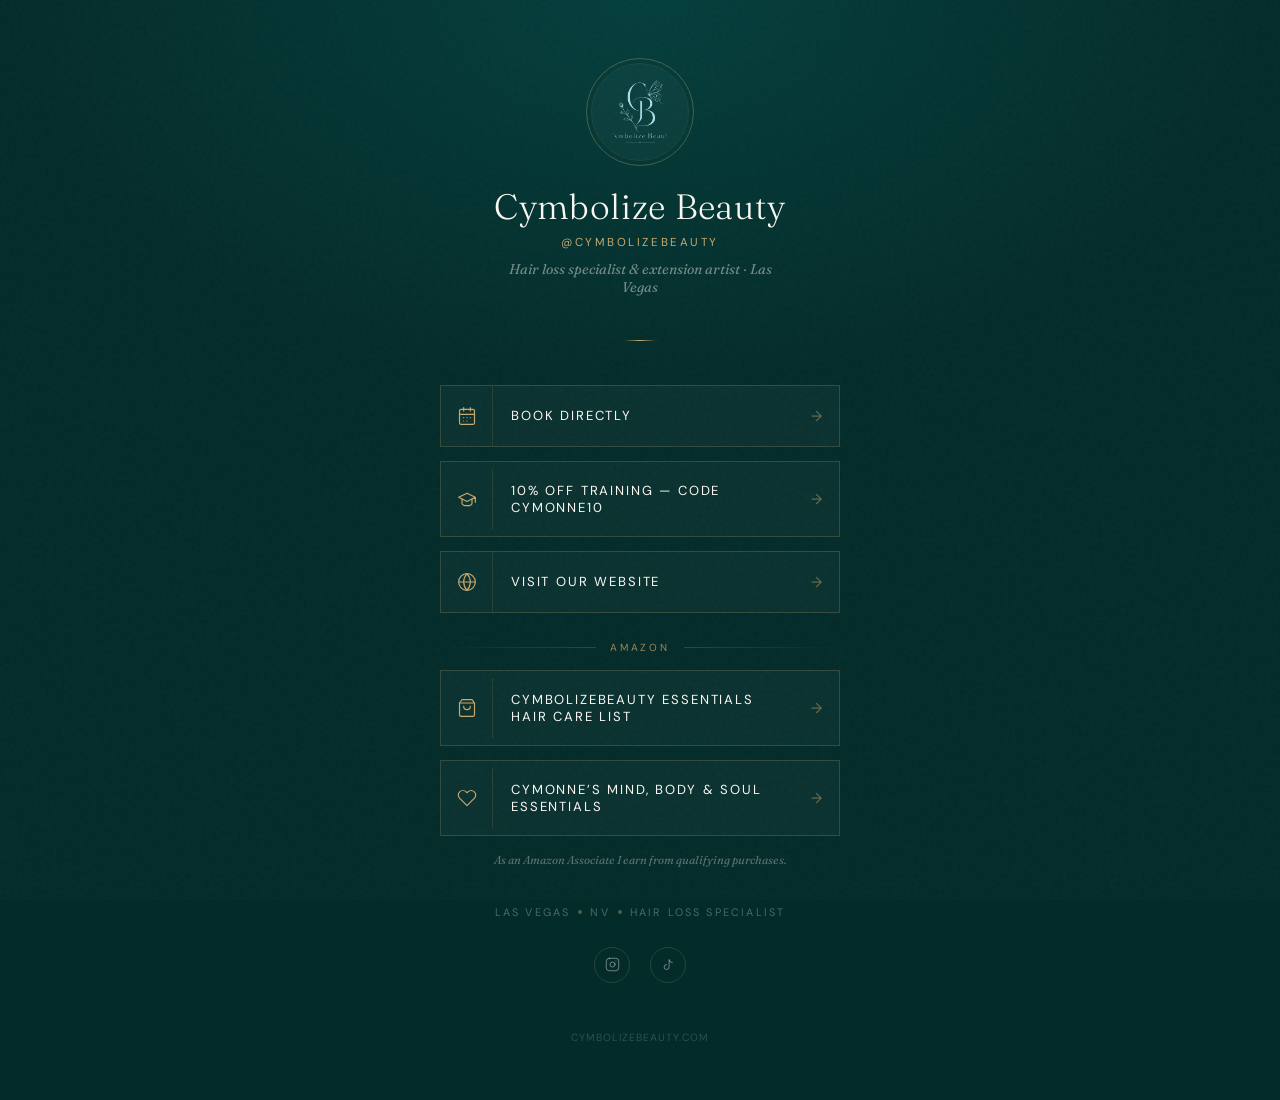
<file: links.html>
<!DOCTYPE html>
<html lang="en">
<head>
  <meta charset="UTF-8" />
  <meta name="viewport" content="width=device-width, initial-scale=1.0" />
  <title>Links | CymbolizeBeauty</title>
  <meta name="description" content="Book with Cymonne, explore her training program, and discover CymbolizeBeauty in Las Vegas." />
  <meta name="robots" content="index, follow, max-image-preview:large" />
  <link rel="icon" href="logo.webp" type="image/webp" />
  <link rel="apple-touch-icon" href="logo.webp" />
  <link rel="canonical" href="https://cymbolizebeauty.com/links.html" />

  <!-- Open Graph / Social Sharing -->
  <meta property="og:type" content="website" />
  <meta property="og:url" content="https://cymbolizebeauty.com/links.html" />
  <meta property="og:title" content="CymbolizeBeauty | Hair Loss Specialist Las Vegas" />
  <meta property="og:description" content="Book a consultation, explore hair loss solutions, and learn about Cymonne&rsquo;s Elevate training program." />
  <meta property="og:image" content="https://cymbolizebeauty.com/hero.jpg" />
  <meta property="og:image:alt" content="Cymonne, Elevate-certified hair loss specialist at CymbolizeBeauty in Las Vegas" />
  <meta property="og:site_name" content="CymbolizeBeauty" />
  <meta name="twitter:card" content="summary_large_image" />
  <meta name="twitter:title" content="CymbolizeBeauty | Hair Loss Specialist Las Vegas" />
  <meta name="twitter:description" content="Book a consultation, explore hair loss solutions, and learn about Cymonne&rsquo;s Elevate training program." />
  <meta name="twitter:image" content="https://cymbolizebeauty.com/hero.jpg" />
  <link rel="preconnect" href="https://fonts.googleapis.com" />
  <link rel="preconnect" href="https://fonts.gstatic.com" crossorigin />
  <link href="https://fonts.googleapis.com/css2?family=Fraunces:ital,opsz,wght@0,9..144,300;0,9..144,400;1,9..144,300;1,9..144,400&family=DM+Sans:wght@300;400;500&display=swap" rel="stylesheet" />
  <style>
    *, *::before, *::after { box-sizing: border-box; margin: 0; padding: 0; }

    :root {
      --ink:    #032B29;
      --ink-2:  #06403D;
      --teal:   #066F6C;
      --gold:   #C9A96E;
      --gold-2: #e2c898;
      --cream:  #FAF7F2;
      --f-display: 'Fraunces', 'Times New Roman', serif;
      --f-body:    'DM Sans', system-ui, sans-serif;
    }

    html {
      background: var(--ink);
    }

    body {
      min-height: 100svh;
      background:
        radial-gradient(ellipse 70% 50% at 50% 0%, rgba(6,111,108,0.28) 0%, transparent 70%),
        var(--ink);
      color: var(--cream);
      font-family: var(--f-body);
      -webkit-font-smoothing: antialiased;
    }

    /* ─── Grain overlay ─── */
    body::before {
      content: '';
      position: fixed;
      inset: 0;
      background-image: url("data:image/svg+xml,%3Csvg viewBox='0 0 256 256' xmlns='http://www.w3.org/2000/svg'%3E%3Cfilter id='n'%3E%3CfeTurbulence type='fractalNoise' baseFrequency='0.9' numOctaves='4' stitchTiles='stitch'/%3E%3C/filter%3E%3Crect width='100%25' height='100%25' filter='url(%23n)' opacity='1'/%3E%3C/svg%3E");
      opacity: 0.035;
      pointer-events: none;
      z-index: 0;
    }

    /* ─── Page layout ─── */
    .lt-page {
      position: relative;
      z-index: 1;
      min-height: 100svh;
      display: flex;
      flex-direction: column;
      align-items: center;
      padding: 64px 24px 56px;
    }

    /* ─── Logo ring ─── */
    .lt-logo-wrap {
      position: relative;
      width: 96px;
      height: 96px;
      margin-bottom: 28px;
    }

    .lt-logo-ring {
      position: absolute;
      inset: -6px;
      border-radius: 50%;
      border: 1px solid rgba(201, 169, 110, 0.35);
    }

    .lt-logo-ring::before {
      content: '';
      position: absolute;
      inset: 4px;
      border-radius: 50%;
      border: 1px solid rgba(201, 169, 110, 0.12);
    }

    .lt-logo {
      width: 96px;
      height: 96px;
      border-radius: 50%;
      object-fit: contain;
      background: rgba(255,255,255,0.03);
      padding: 12px;
    }

    /* ─── Name / Handle / Tagline ─── */
    .lt-name {
      font-family: var(--f-display);
      font-size: clamp(1.6rem, 6vw, 2.2rem);
      font-weight: 300;
      letter-spacing: 0.02em;
      text-align: center;
      margin-bottom: 8px;
      line-height: 1.1;
    }

    .lt-handle {
      font-family: var(--f-body);
      font-size: 0.72rem;
      letter-spacing: 0.22em;
      text-transform: uppercase;
      color: var(--gold);
      text-align: center;
      margin-bottom: 10px;
    }

    .lt-tagline {
      font-family: var(--f-display);
      font-style: italic;
      font-size: 0.88rem;
      color: rgba(250, 247, 242, 0.45);
      text-align: center;
      margin-bottom: 44px;
      max-width: 280px;
    }

    /* ─── Gold rule ─── */
    .lt-rule {
      width: 32px;
      height: 1px;
      background: linear-gradient(90deg, transparent, var(--gold), transparent);
      margin: 0 auto 44px;
    }

    /* ─── Link Cards ─── */
    .lt-links {
      display: flex;
      flex-direction: column;
      gap: 14px;
      width: 100%;
      max-width: 400px;
    }

    .lt-link {
      display: grid;
      grid-template-columns: 52px 1fr 28px;
      align-items: center;
      gap: 0;
      padding: 0;
      border: 1px solid rgba(201, 169, 110, 0.22);
      background: rgba(255, 255, 255, 0.03);
      color: var(--cream);
      text-decoration: none;
      transition: border-color 0.25s, background 0.25s, transform 0.22s;
      -webkit-tap-highlight-color: transparent;
      overflow: hidden;
      position: relative;
    }

    .lt-link::before {
      content: '';
      position: absolute;
      inset: 0;
      background: linear-gradient(135deg, rgba(201,169,110,0.06) 0%, transparent 60%);
      opacity: 0;
      transition: opacity 0.25s;
    }

    .lt-link:hover,
    .lt-link:focus-visible {
      border-color: rgba(201, 169, 110, 0.65);
      background: rgba(201, 169, 110, 0.05);
      transform: translateY(-2px);
      outline: none;
    }

    .lt-link:hover::before {
      opacity: 1;
    }

    .lt-link:active {
      transform: translateY(0);
    }

    /* Icon column */
    .lt-icon {
      display: flex;
      align-items: center;
      justify-content: center;
      width: 52px;
      height: 60px;
      border-right: 1px solid rgba(201, 169, 110, 0.15);
      color: var(--gold);
      flex-shrink: 0;
      transition: background 0.25s;
    }

    .lt-link:hover .lt-icon {
      background: rgba(201, 169, 110, 0.07);
    }

    /* Label */
    .lt-link-label {
      padding: 20px 18px;
      font-family: var(--f-body);
      font-size: 0.82rem;
      letter-spacing: 0.14em;
      text-transform: uppercase;
      font-weight: 400;
    }

    /* Arrow */
    .lt-link-arrow {
      padding-right: 18px;
      color: var(--gold);
      opacity: 0.5;
      font-size: 0.9rem;
      transition: opacity 0.2s, transform 0.2s;
      text-align: right;
    }

    .lt-link:hover .lt-link-arrow {
      opacity: 1;
      transform: translateX(3px);
    }

    /* ─── Las Vegas badge ─── */
    .lt-badge {
      display: flex;
      align-items: center;
      gap: 8px;
      margin-top: 36px;
      font-size: 0.68rem;
      letter-spacing: 0.2em;
      text-transform: uppercase;
      color: rgba(250, 247, 242, 0.3);
    }

    .lt-badge-dot {
      width: 4px;
      height: 4px;
      border-radius: 50%;
      background: var(--gold);
      opacity: 0.4;
    }

    /* ─── Social row ─── */
    .lt-social {
      display: flex;
      align-items: center;
      gap: 20px;
      margin-top: 28px;
    }

    .lt-social a {
      display: flex;
      align-items: center;
      justify-content: center;
      width: 36px;
      height: 36px;
      border: 1px solid rgba(201, 169, 110, 0.2);
      border-radius: 50%;
      color: rgba(250, 247, 242, 0.45);
      text-decoration: none;
      transition: color 0.2s, border-color 0.2s, background 0.2s;
    }

    .lt-social a:hover {
      color: var(--gold);
      border-color: rgba(201, 169, 110, 0.55);
      background: rgba(201, 169, 110, 0.07);
    }

    /* ─── Footer note ─── */
    .lt-foot {
      margin-top: 48px;
      font-size: 0.65rem;
      letter-spacing: 0.1em;
      text-transform: uppercase;
      color: rgba(250, 247, 242, 0.18);
      text-align: center;
    }

    .lt-foot a {
      color: inherit;
      text-decoration: none;
      transition: color 0.2s;
    }

    .lt-foot a:hover {
      color: rgba(250, 247, 242, 0.4);
    }

    /* ─── Fade-in animation ─── */
    @keyframes fadeUp {
      from { opacity: 0; transform: translateY(16px); }
      to   { opacity: 1; transform: translateY(0); }
    }

    /* ─── Section label ─── */
    .lt-section-label {
      display: flex;
      align-items: center;
      gap: 14px;
      margin: 14px 0 2px;
      font-family: var(--f-body);
      font-size: 0.64rem;
      letter-spacing: 0.28em;
      text-transform: uppercase;
      color: var(--gold);
      opacity: 0.75;
    }

    .lt-section-label::before,
    .lt-section-label::after {
      content: '';
      flex: 1;
      height: 1px;
      background: linear-gradient(90deg, transparent, rgba(201,169,110,0.3));
    }

    .lt-section-label::after {
      background: linear-gradient(90deg, rgba(201,169,110,0.3), transparent);
    }

    /* ─── Affiliate disclosure ─── */
    .lt-disclosure {
      font-family: var(--f-display);
      font-style: italic;
      font-size: 0.72rem;
      color: rgba(250, 247, 242, 0.35);
      text-align: center;
      margin-top: 2px;
      line-height: 1.5;
    }

    .lt-logo-wrap { animation: fadeUp 0.6s ease both; }
    .lt-name      { animation: fadeUp 0.6s 0.1s ease both; }
    .lt-handle    { animation: fadeUp 0.6s 0.15s ease both; }
    .lt-tagline   { animation: fadeUp 0.6s 0.2s ease both; }
    .lt-rule      { animation: fadeUp 0.6s 0.25s ease both; }
    .lt-links     { animation: fadeUp 0.6s 0.3s ease both; }
    .lt-badge     { animation: fadeUp 0.5s 0.45s ease both; }
    .lt-social    { animation: fadeUp 0.5s 0.5s ease both; }
    .lt-foot      { animation: fadeUp 0.5s 0.55s ease both; }
  </style>
</head>
<body>

<main class="lt-page">

  <!-- Logo -->
  <div class="lt-logo-wrap">
    <div class="lt-logo-ring"></div>
    <img src="logo.webp" alt="CymbolizeBeauty" class="lt-logo" />
  </div>

  <!-- Name + handle + tagline -->
  <h1 class="lt-name">Cymbolize Beauty</h1>
  <p class="lt-handle">@cymbolizebeauty</p>
  <p class="lt-tagline">Hair loss specialist &amp; extension artist · Las Vegas</p>

  <div class="lt-rule"></div>

  <!-- Links -->
  <nav class="lt-links" aria-label="Quick links">

    <!-- Book Directly -->
    <a href="https://cymbolizebeauty.glossgenius.com/services" target="_blank" rel="noopener" class="lt-link" aria-label="Book directly with Cymonne">
      <span class="lt-icon" aria-hidden="true">
        <!-- Calendar icon -->
        <svg width="20" height="20" viewBox="0 0 24 24" fill="none" stroke="currentColor" stroke-width="1.4" stroke-linecap="round" stroke-linejoin="round">
          <rect x="3" y="4" width="18" height="18" rx="2"/>
          <line x1="16" y1="2" x2="16" y2="6"/>
          <line x1="8" y1="2" x2="8" y2="6"/>
          <line x1="3" y1="10" x2="21" y2="10"/>
          <path d="M8 14h.01M12 14h.01M16 14h.01M8 18h.01M12 18h.01"/>
        </svg>
      </span>
      <span class="lt-link-label">Book Directly</span>
      <span class="lt-link-arrow" aria-hidden="true">→</span>
    </a>

    <!-- Training — 10% Off -->
    <a href="https://meshintegration.com/?ref=ntq2zwu" target="_blank" rel="noopener" class="lt-link" aria-label="10% off Elevate Mesh Integration training">
      <span class="lt-icon" aria-hidden="true">
        <!-- Graduation cap icon -->
        <svg width="20" height="20" viewBox="0 0 24 24" fill="none" stroke="currentColor" stroke-width="1.4" stroke-linecap="round" stroke-linejoin="round">
          <path d="M22 10v6M2 10l10-5 10 5-10 5z"/>
          <path d="M6 12v5c0 1.657 2.686 3 6 3s6-1.343 6-3v-5"/>
        </svg>
      </span>
      <span class="lt-link-label">10% Off Training — code CYMONNE10</span>
      <span class="lt-link-arrow" aria-hidden="true">→</span>
    </a>

    <!-- Visit Our Website -->
    <a href="index.html" class="lt-link" aria-label="Visit the CymbolizeBeauty website">
      <span class="lt-icon" aria-hidden="true">
        <!-- Globe icon -->
        <svg width="20" height="20" viewBox="0 0 24 24" fill="none" stroke="currentColor" stroke-width="1.4" stroke-linecap="round" stroke-linejoin="round">
          <circle cx="12" cy="12" r="10"/>
          <line x1="2" y1="12" x2="22" y2="12"/>
          <path d="M12 2a15.3 15.3 0 0 1 4 10 15.3 15.3 0 0 1-4 10 15.3 15.3 0 0 1-4-10 15.3 15.3 0 0 1 4-10z"/>
        </svg>
      </span>
      <span class="lt-link-label">Visit Our Website</span>
      <span class="lt-link-arrow" aria-hidden="true">→</span>
    </a>

    <!-- ─── Amazon Links ─── -->
    <div class="lt-section-label" aria-hidden="true">Amazon</div>

    <!-- Essentials Hair Care List -->
    <a href="https://amzn.to/3UPLcck" target="_blank" rel="noopener sponsored" class="lt-link" aria-label="Cymbolizebeauty essentials hair care list on Amazon">
      <span class="lt-icon" aria-hidden="true">
        <!-- Shopping bag icon -->
        <svg width="20" height="20" viewBox="0 0 24 24" fill="none" stroke="currentColor" stroke-width="1.4" stroke-linecap="round" stroke-linejoin="round">
          <path d="M6 2L3 6v14a2 2 0 0 0 2 2h14a2 2 0 0 0 2-2V6l-3-4z"/>
          <line x1="3" y1="6" x2="21" y2="6"/>
          <path d="M16 10a4 4 0 0 1-8 0"/>
        </svg>
      </span>
      <span class="lt-link-label">Cymbolizebeauty Essentials Hair Care List</span>
      <span class="lt-link-arrow" aria-hidden="true">→</span>
    </a>

    <!-- Mind, Body & Soul Essentials -->
    <a href="https://amzn.to/4yiTCrb" target="_blank" rel="noopener sponsored" class="lt-link" aria-label="Cymonne's Mind, Body, and Soul essentials on Amazon">
      <span class="lt-icon" aria-hidden="true">
        <!-- Heart icon -->
        <svg width="20" height="20" viewBox="0 0 24 24" fill="none" stroke="currentColor" stroke-width="1.4" stroke-linecap="round" stroke-linejoin="round">
          <path d="M20.84 4.61a5.5 5.5 0 0 0-7.78 0L12 5.67l-1.06-1.06a5.5 5.5 0 0 0-7.78 7.78l1.06 1.06L12 21.23l7.78-7.78 1.06-1.06a5.5 5.5 0 0 0 0-7.78z"/>
        </svg>
      </span>
      <span class="lt-link-label">Cymonne&rsquo;s Mind, Body &amp; Soul Essentials</span>
      <span class="lt-link-arrow" aria-hidden="true">→</span>
    </a>

    <!-- Affiliate disclosure -->
    <p class="lt-disclosure">As an Amazon Associate I earn from qualifying purchases.</p>

  </nav>

  <!-- Location badge -->
  <div class="lt-badge">
    <span>Las Vegas</span>
    <span class="lt-badge-dot"></span>
    <span>NV</span>
    <span class="lt-badge-dot"></span>
    <span>Hair Loss Specialist</span>
  </div>

  <!-- Social icons -->
  <div class="lt-social">
    <a href="https://instagram.com/cymbolizebeauty" target="_blank" rel="noopener" aria-label="Instagram">
      <svg xmlns="http://www.w3.org/2000/svg" width="15" height="15" viewBox="0 0 24 24" fill="none" stroke="currentColor" stroke-width="1.5" stroke-linecap="round" stroke-linejoin="round"><rect x="2" y="2" width="20" height="20" rx="5"/><path d="M16 11.37A4 4 0 1 1 12.63 8 4 4 0 0 1 16 11.37z"/><line x1="17.5" y1="6.5" x2="17.51" y2="6.5"/></svg>
    </a>
    <a href="https://tiktok.com/@cymbolizebeauty" target="_blank" rel="noopener" aria-label="TikTok">
      <svg xmlns="http://www.w3.org/2000/svg" width="15" height="15" viewBox="0 0 24 24" fill="none" stroke="currentColor" stroke-width="1.5" stroke-linecap="round" stroke-linejoin="round"><path d="M9 12a4 4 0 1 0 4 4V4a5 5 0 0 0 5 5"/></svg>
    </a>
  </div>

  <!-- Footer note -->
  <p class="lt-foot">
    <a href="index.html">cymbolizebeauty.com</a>
  </p>

</main>

</body>
</html>
</file>
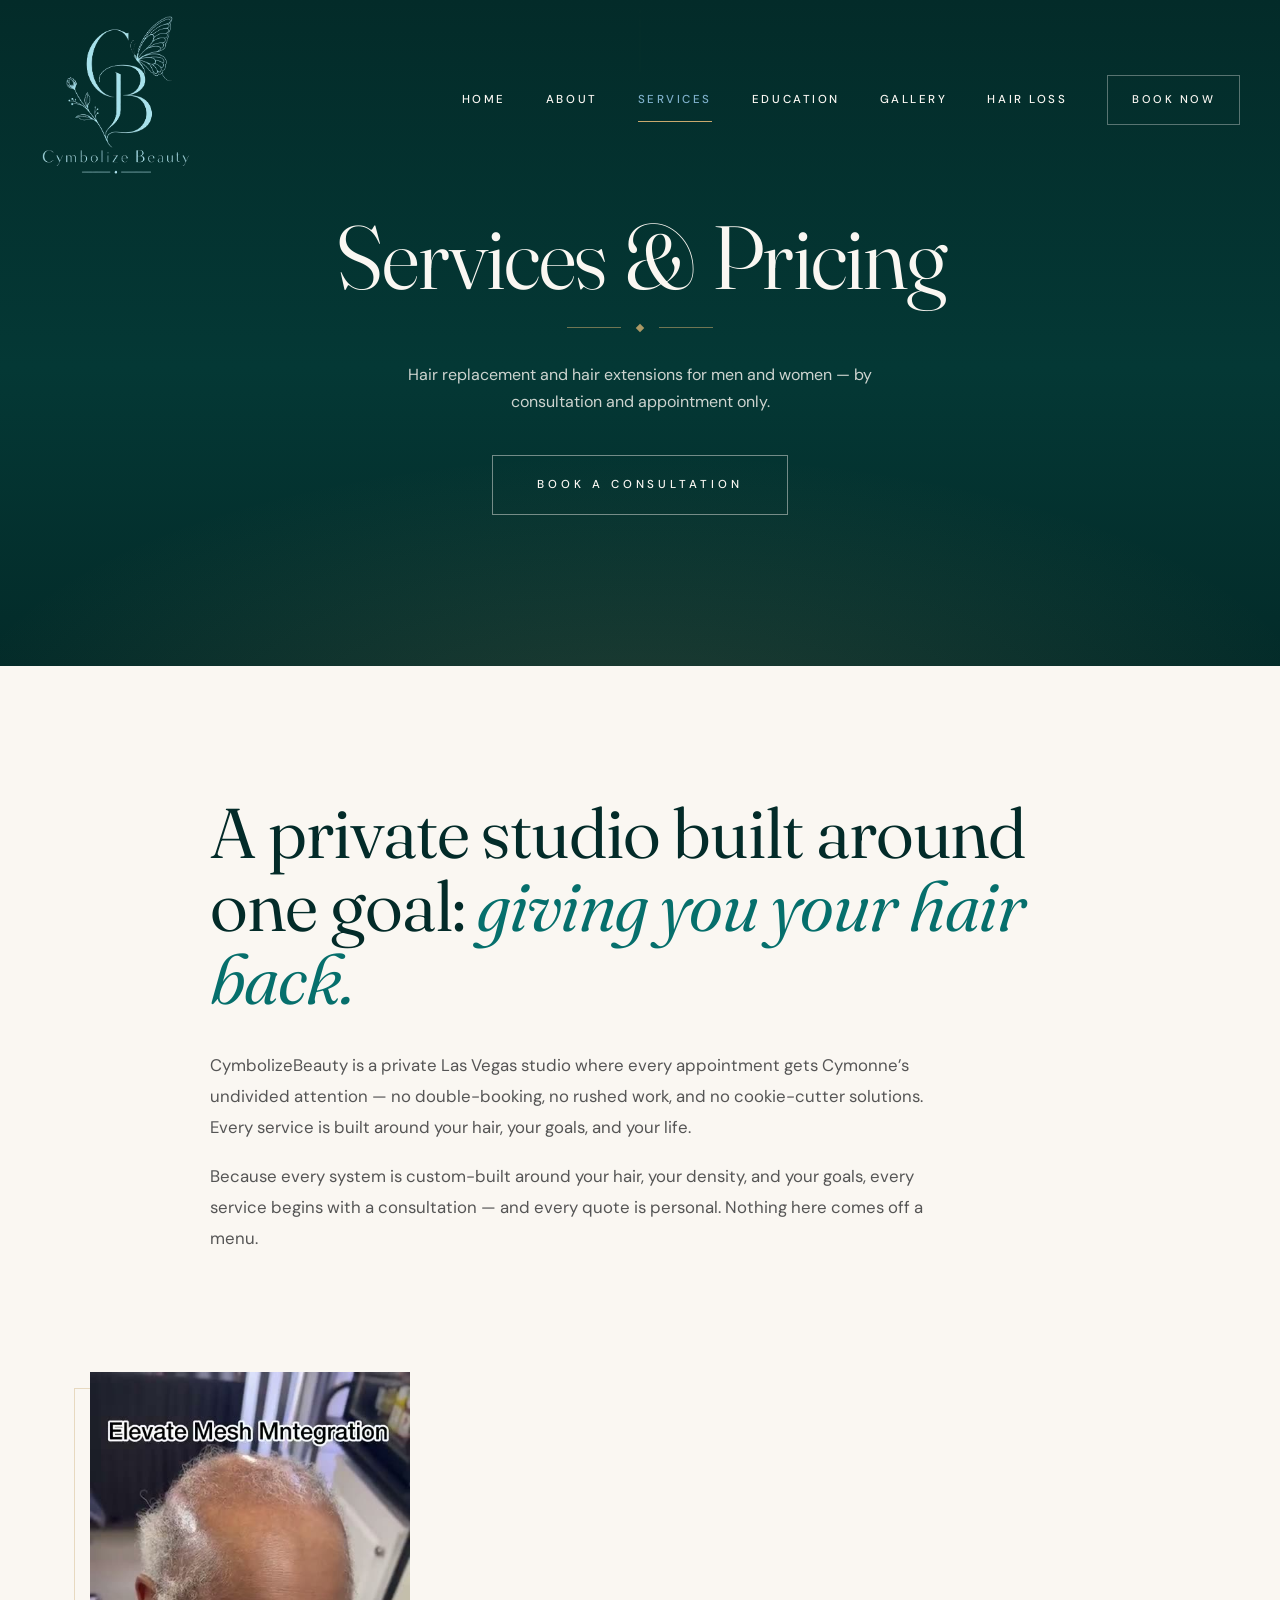
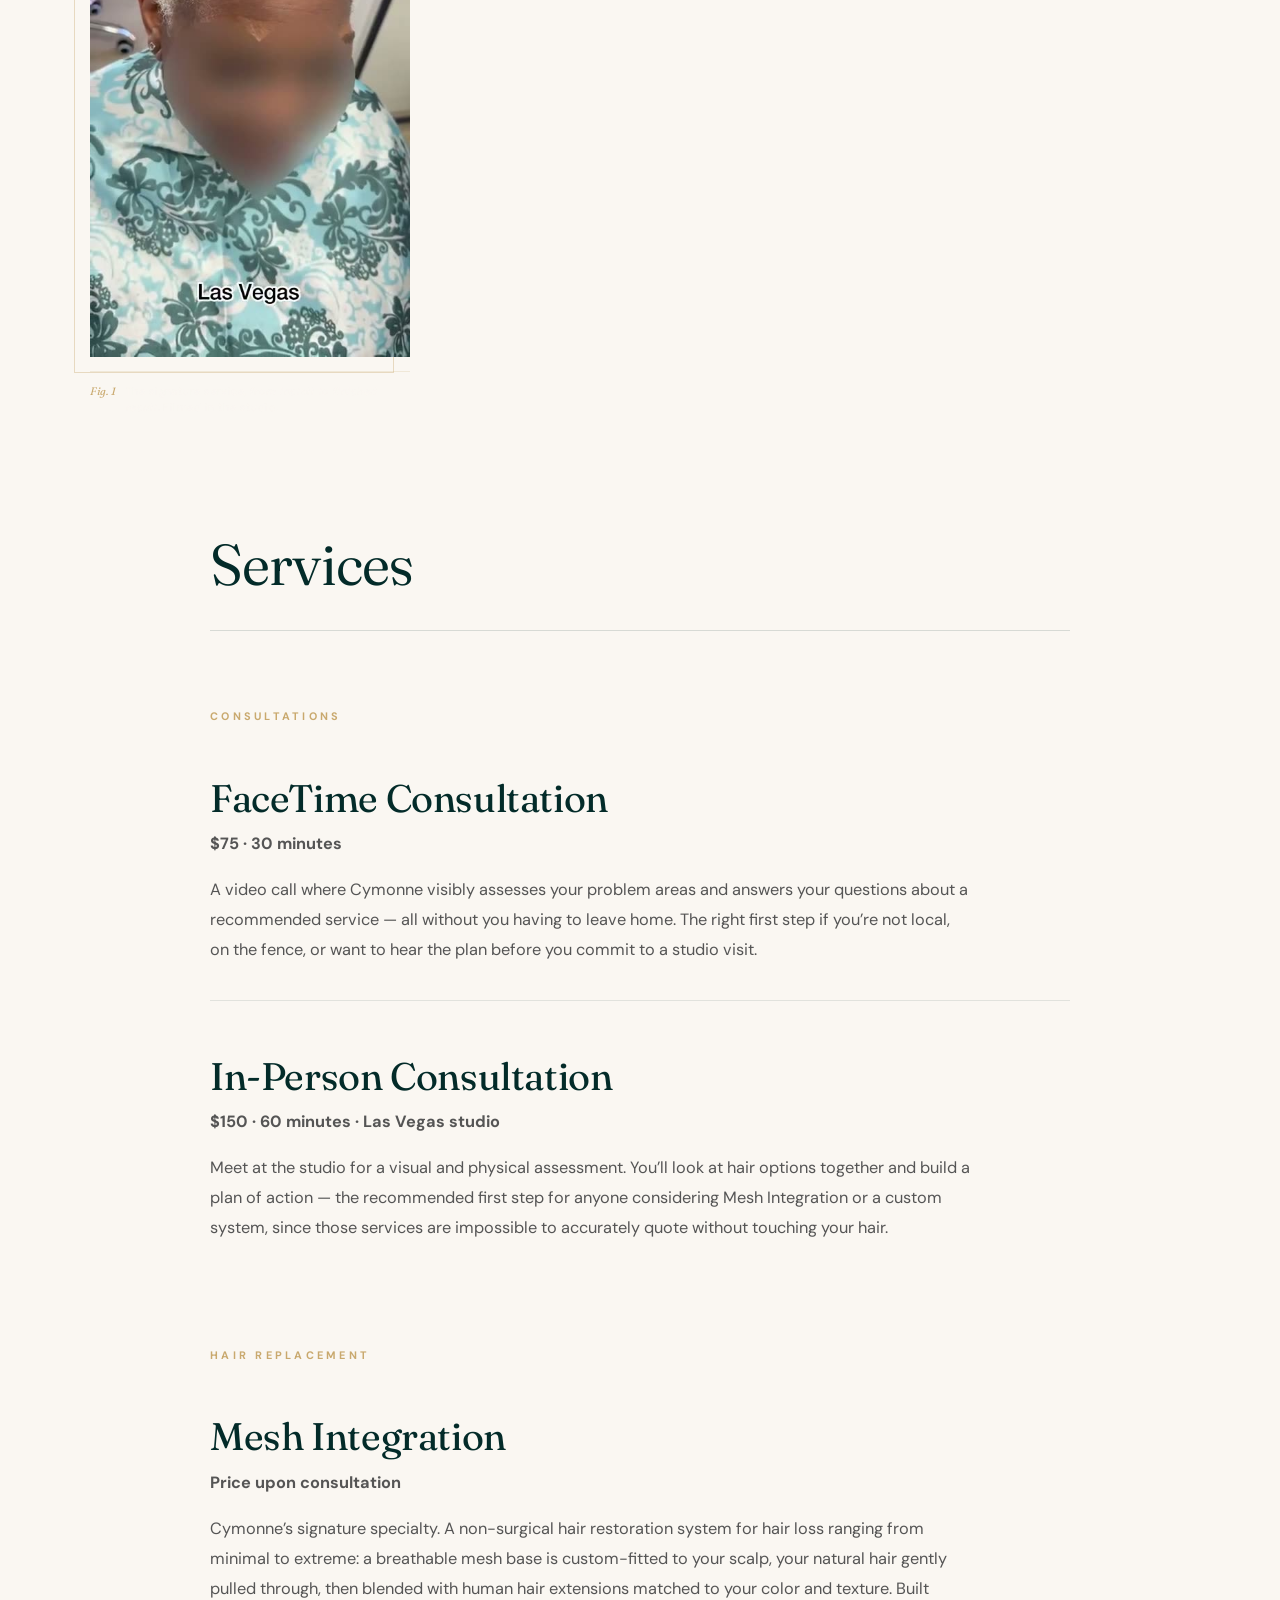
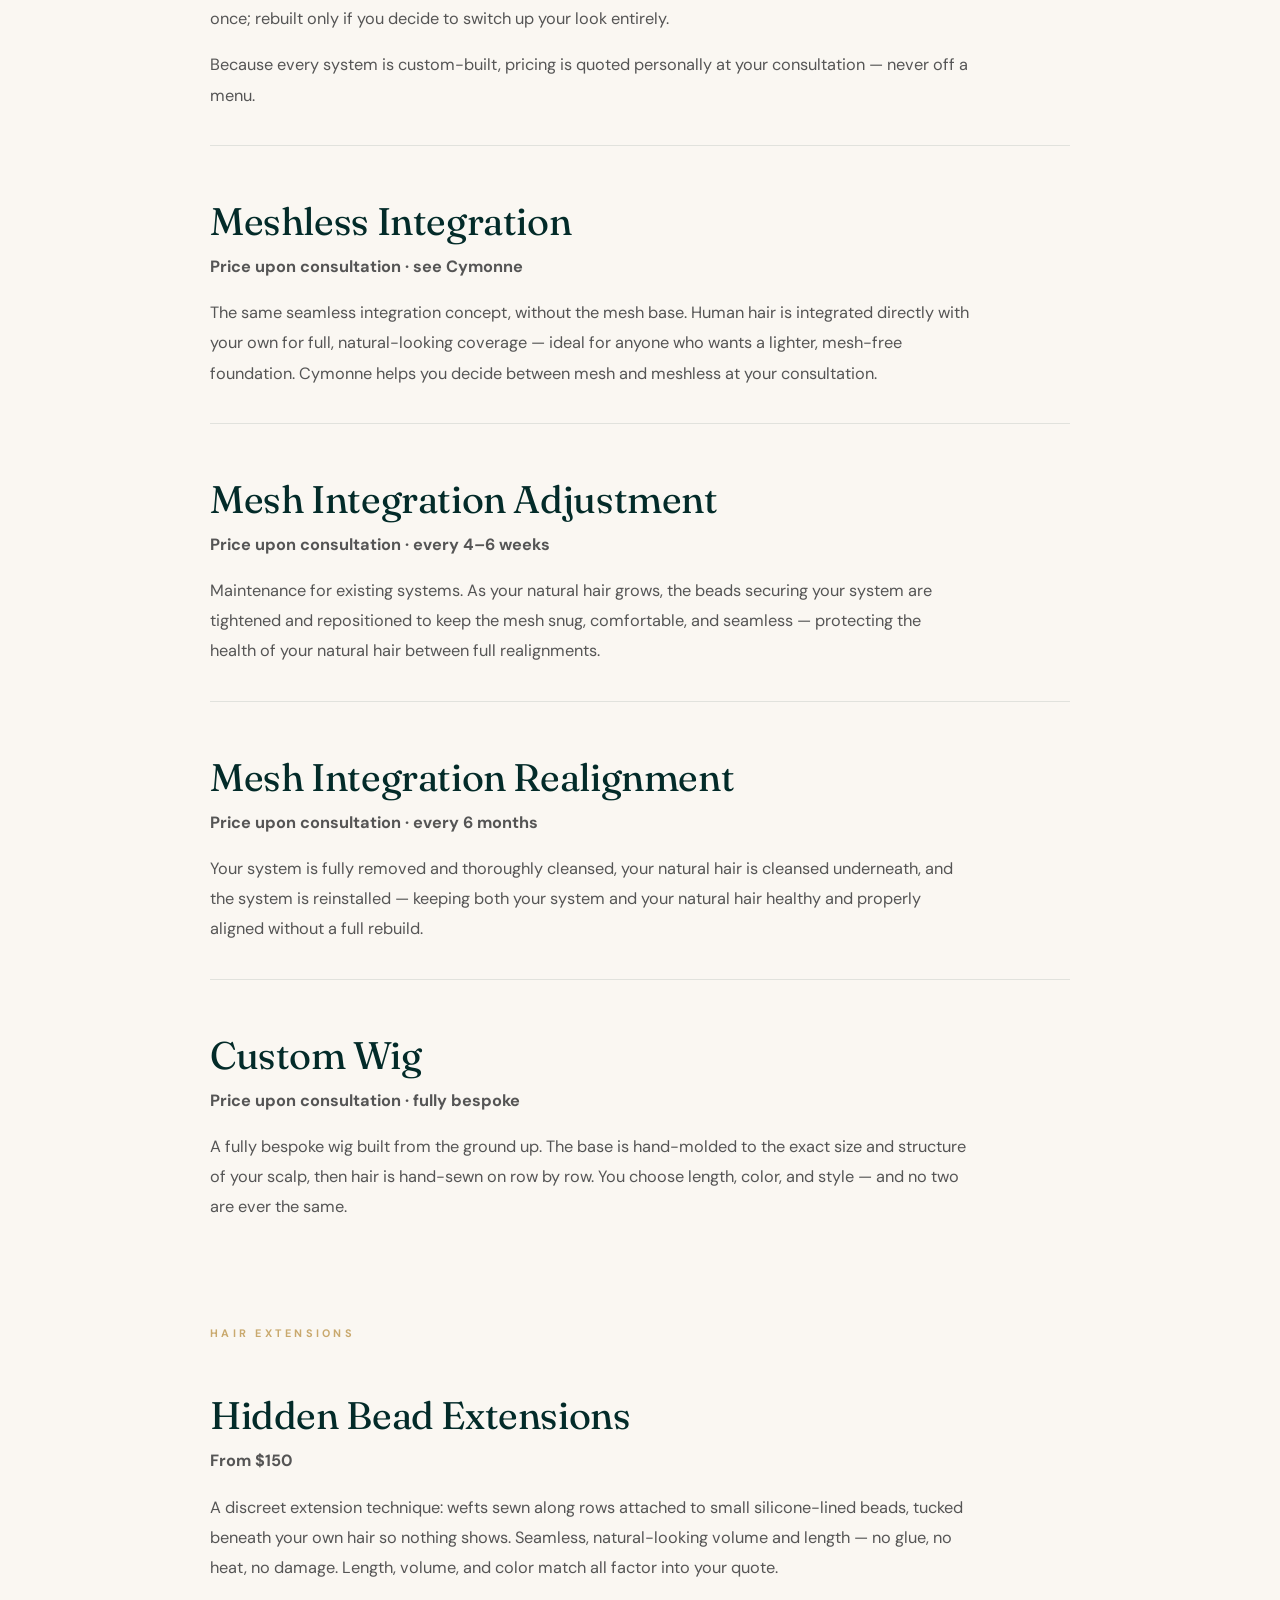
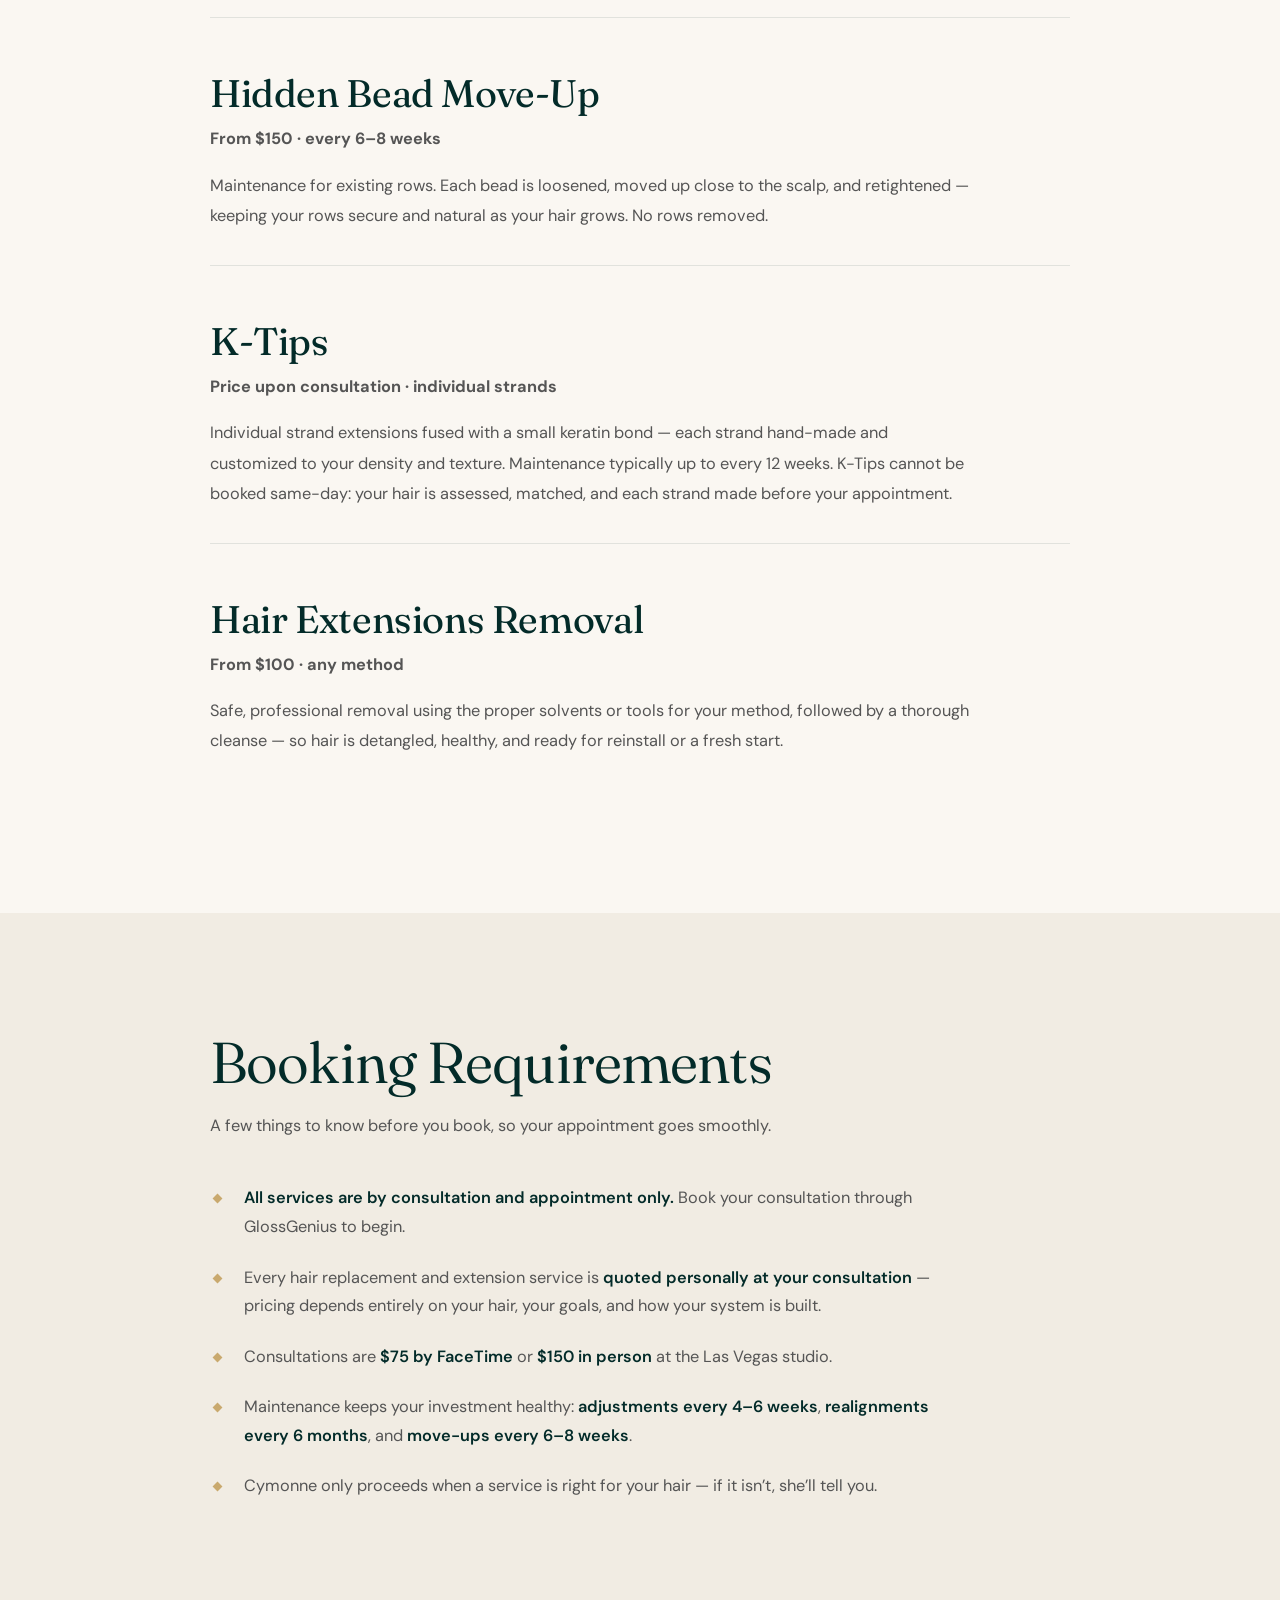
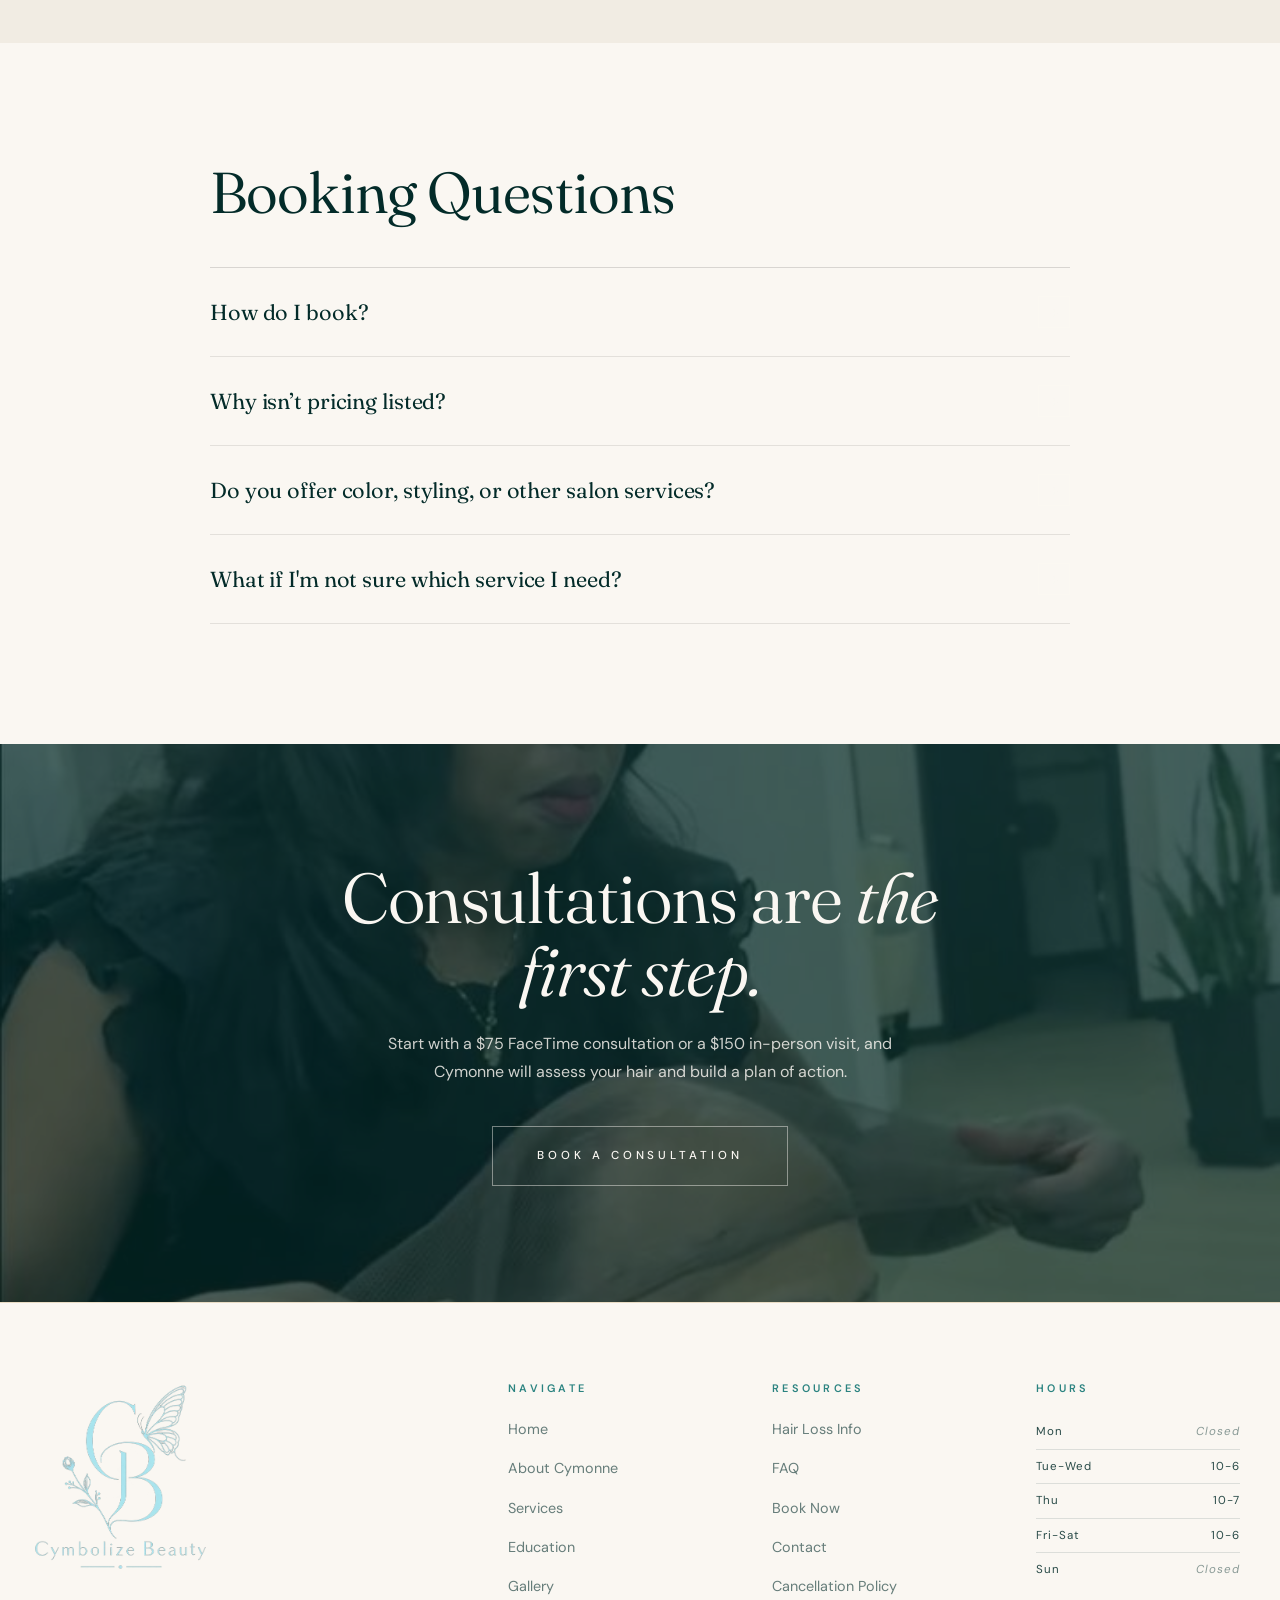
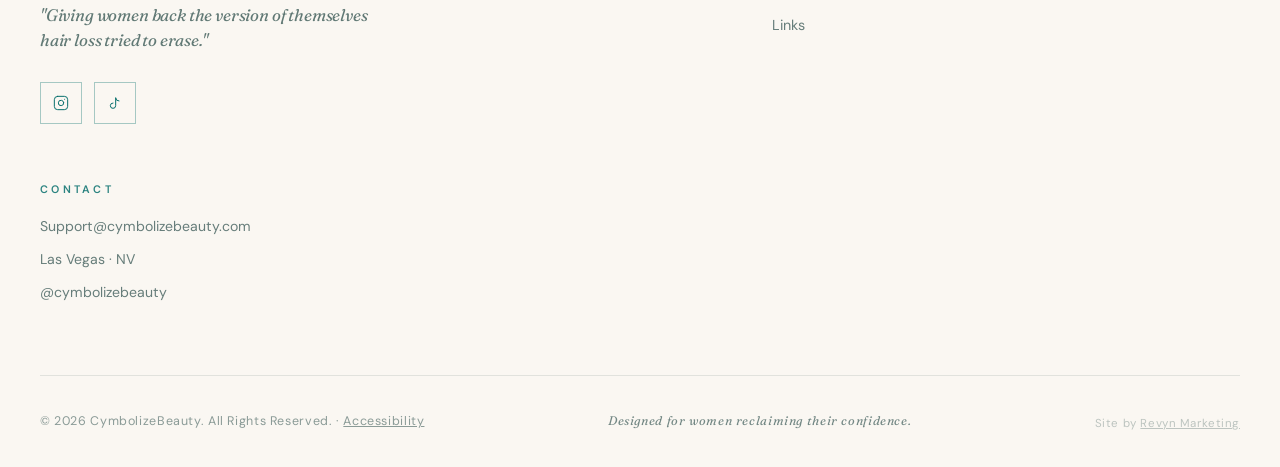
<file: services.html>
<!DOCTYPE html>
<html lang="en">
<head>
  <meta charset="UTF-8" />
  <meta name="viewport" content="width=device-width, initial-scale=1.0" />
  <title>Services &amp; Pricing | CymbolizeBeauty Las Vegas</title>
  <meta name="description" content="Hair replacement and hair extensions in Las Vegas. Mesh Integration, custom systems, and specialty extensions — by consultation and appointment only, with pricing quoted personally at your consultation." />
  <meta name="keywords" content="Mesh Integration Las Vegas, hair replacement Las Vegas, hidden bead extensions, K-tips Las Vegas, custom wig Las Vegas, meshless integration, hair extensions for hair loss" />
  <meta name="robots" content="index, follow, max-image-preview:large" />
  <link rel="icon" href="logo.webp" type="image/webp" />
  <link rel="apple-touch-icon" href="logo.webp" />
  <link rel="canonical" href="https://cymbolizebeauty.com/services.html" />

  <meta property="og:type" content="website" />
  <meta property="og:url" content="https://cymbolizebeauty.com/services.html" />
  <meta property="og:title" content="Services &amp; Pricing | CymbolizeBeauty Las Vegas" />
  <meta property="og:description" content="Hair replacement and hair extensions in Las Vegas — Mesh Integration, custom systems, and specialty extensions." />
  <meta property="og:image" content="https://cymbolizebeauty.com/hero.jpg" />
  <meta property="og:site_name" content="CymbolizeBeauty" />
  <meta name="twitter:card" content="summary_large_image" />
  <meta name="twitter:title" content="Services &amp; Pricing | CymbolizeBeauty Las Vegas" />
  <meta name="twitter:description" content="Hair replacement and hair extensions in Las Vegas — Mesh Integration, custom systems, and specialty extensions." />
  <meta name="twitter:image" content="https://cymbolizebeauty.com/hero.jpg" />
  <link rel="preconnect" href="https://fonts.googleapis.com" />
  <link rel="preconnect" href="https://fonts.gstatic.com" crossorigin />
  <link rel="stylesheet" href="styles.css?v=20260820" />

  <script type="application/ld+json">
  {
    "@context": "https://schema.org",
    "@type": "Service",
    "serviceType": "Hair Replacement and Hair Extensions",
    "provider": {
      "@type": "BeautySalon",
      "name": "CymbolizeBeauty",
      "url": "https://cymbolizebeauty.com/",
      "address": { "@type": "PostalAddress", "addressLocality": "Las Vegas", "addressRegion": "NV", "addressCountry": "US" }
    },
    "areaServed": { "@type": "City", "name": "Las Vegas" },
    "hasOfferCatalog": {
      "@type": "OfferCatalog",
      "name": "CymbolizeBeauty Services",
      "itemListElement": [
        { "@type": "Offer", "price": "75", "priceCurrency": "USD", "itemOffered": { "@type": "Service", "name": "FaceTime Consultation" }},
        { "@type": "Offer", "price": "150", "priceCurrency": "USD", "itemOffered": { "@type": "Service", "name": "In-Person Consultation" }},
        { "@type": "Offer", "itemOffered": { "@type": "Service", "name": "Mesh Integration", "description": "Signature non-surgical hair restoration system for hair loss from minimal to extreme." }},
        { "@type": "Offer", "itemOffered": { "@type": "Service", "name": "Meshless Integration" }},
        { "@type": "Offer", "itemOffered": { "@type": "Service", "name": "Mesh Integration Adjustment" }},
        { "@type": "Offer", "itemOffered": { "@type": "Service", "name": "Mesh Integration Realignment" }},
        { "@type": "Offer", "itemOffered": { "@type": "Service", "name": "Custom Wig" }},
        { "@type": "Offer", "price": "150", "priceCurrency": "USD", "itemOffered": { "@type": "Service", "name": "Hidden Bead Extensions" }},
        { "@type": "Offer", "price": "150", "priceCurrency": "USD", "itemOffered": { "@type": "Service", "name": "Hidden Bead Move-Up" }},
        { "@type": "Offer", "itemOffered": { "@type": "Service", "name": "K-Tips" }},
        { "@type": "Offer", "price": "100", "priceCurrency": "USD", "itemOffered": { "@type": "Service", "name": "Hair Extensions Removal" }}
      ]
    }
  }
  </script>
  <style>
    /* ═══════════════════════════════════════════════════════════
       SERVICES & PRICING — reference-matched layout
       Photo hero · big serif headings · plain stacked menu
       ═══════════════════════════════════════════════════════════ */

    /* ─── Photo hero, centered ─── */
    .sp-hero {
      position: relative;
      min-height: 74vh;
      display: flex;
      align-items: center;
      justify-content: center;
      text-align: center;
      overflow: hidden;
      /* PLACEHOLDER — swap in client-provided hero photo when it arrives */
      background:
        radial-gradient(ellipse 90% 70% at 50% 110%, rgba(201,169,110,0.14), transparent 60%),
        linear-gradient(180deg, #032B29 0%, #043835 55%, #032B29 100%);
    }
    .sp-hero::after {
      content: '';
      position: absolute;
      left: 50%;
      bottom: 0;
      transform: translateX(-50%);
      width: 1px;
      height: 72px;
      background: linear-gradient(180deg, rgba(201,169,110,0), rgba(201,169,110,0.7));
      z-index: 1;
    }
    .sp-hero-orn {
      display: flex;
      align-items: center;
      justify-content: center;
      gap: 16px;
      margin-bottom: 30px;
    }
    .sp-hero-orn .line {
      width: 54px;
      height: 1px;
      background: rgba(201,169,110,0.55);
    }
    .sp-hero-orn .diamond {
      width: 6px; height: 6px;
      background: var(--gold);
      transform: rotate(45deg);
      opacity: 0.85;
    }
    .sp-hero-content {
      position: relative;
      z-index: 2;
      padding: 160px 24px 100px;
      max-width: 820px;
    }
    .sp-hero-eyebrow {
      font-family: var(--f-body);
      font-size: 0.7rem;
      font-weight: 600;
      letter-spacing: 0.32em;
      text-transform: uppercase;
      color: var(--gold-2);
      margin: 0 0 26px;
    }
    .sp-hero h1 {
      font-family: var(--f-display);
      font-weight: 340;
      font-size: clamp(3rem, 7vw, 5.6rem);
      line-height: 1.02;
      letter-spacing: -0.015em;
      color: var(--cream);
      margin: 0 0 22px;
    }
    .sp-hero h1 em { font-style: italic; }
    .sp-hero-sub {
      font-family: var(--f-body);
      font-size: 1rem;
      line-height: 1.7;
      color: rgba(250,247,242,0.82);
      max-width: 520px;
      margin: 0 auto 40px;
    }

    /* ─── Big intro (cream, left-aligned like reference) ─── */
    .sp-intro {
      background: var(--cream);
      padding: 130px 40px 70px;
    }
    .sp-intro-inner { max-width: 860px; margin: 0 auto; }
    .sp-intro h2 {
      font-family: var(--f-display);
      font-weight: 360;
      font-size: clamp(2.4rem, 5.5vw, 4.4rem);
      line-height: 1.04;
      letter-spacing: -0.015em;
      color: var(--ink);
      margin: 0 0 34px;
    }
    .sp-intro h2 em { font-style: italic; color: var(--teal); }
    .sp-intro p {
      font-family: var(--f-body);
      font-size: 1.05rem;
      line-height: 1.85;
      color: var(--text-mid);
      max-width: 720px;
      margin: 0 0 18px;
    }
    .sp-intro p strong { color: var(--ink); font-weight: 600; }

    /* ─── Wide media figure ─── */
    .sp-media {
      background: var(--cream);
      padding: 30px 40px 60px;
    }
    .sp-media-inner { max-width: 1100px; margin: 0 auto; }

    /* ─── Services list ─── */
    .sp-menu {
      background: var(--cream);
      padding: 60px 40px 130px;
    }
    .sp-menu-inner { max-width: 860px; margin: 0 auto; }
    .sp-menu-title {
      font-family: var(--f-display);
      font-weight: 360;
      font-size: clamp(2.2rem, 5vw, 3.6rem);
      line-height: 1.05;
      color: var(--ink);
      margin: 0 0 20px;
      padding-bottom: 34px;
      border-bottom: 1px solid rgba(3,43,41,0.14);
    }
    .sp-cat-label {
      font-family: var(--f-body);
      font-size: 0.68rem;
      font-weight: 700;
      letter-spacing: 0.3em;
      text-transform: uppercase;
      color: var(--gold);
      margin: 76px 0 6px;
    }
    .sp-item { padding: 44px 0 10px; }
    .sp-item h3 {
      font-family: var(--f-display);
      font-weight: 420;
      font-size: clamp(1.7rem, 3.4vw, 2.4rem);
      line-height: 1.1;
      letter-spacing: -0.01em;
      color: var(--ink);
      margin: 0 0 10px;
    }
    .sp-price {
      font-family: var(--f-body);
      font-size: 0.95rem;
      font-weight: 700;
      color: var(--teal);
      margin: 0 0 18px;
    }
    .sp-item > p {
      font-family: var(--f-body);
      font-size: 1.02rem;
      line-height: 1.85;
      color: var(--text-mid);
      max-width: 760px;
      margin: 0 0 16px;
    }
    .sp-hairline {
      height: 1px;
      background: rgba(3,43,41,0.1);
      margin-top: 34px;
    }

    /* ─── Booking requirements ─── */
    .sp-req {
      background: var(--cream-2);
      padding: 120px 40px;
    }
    .sp-req-inner { max-width: 860px; margin: 0 auto; }
    .sp-req h2 {
      font-family: var(--f-display);
      font-weight: 360;
      font-size: clamp(2.2rem, 5vw, 3.6rem);
      line-height: 1.05;
      color: var(--ink);
      margin: 0 0 18px;
    }
    .sp-req-sub {
      font-family: var(--f-body);
      font-size: 1.02rem;
      line-height: 1.8;
      color: var(--text-mid);
      max-width: 680px;
      margin: 0 0 44px;
    }
    .sp-req-list { list-style: none; margin: 0; padding: 0; max-width: 760px; }
    .sp-req-list li {
      position: relative;
      padding: 0 0 22px 34px;
      font-family: var(--f-body);
      font-size: 1.02rem;
      line-height: 1.75;
      color: var(--text-mid);
    }
    .sp-req-list li::before {
      content: '';
      position: absolute;
      left: 4px;
      top: 11px;
      width: 7px; height: 7px;
      background: var(--gold);
      transform: rotate(45deg);
    }
    .sp-req-list li strong { color: var(--ink); font-weight: 600; }

    /* ─── Booking questions ─── */
    .sp-faq {
      background: var(--cream);
      padding: 120px 40px;
    }
    .sp-faq-inner { max-width: 860px; margin: 0 auto; }
    .sp-faq h2 {
      font-family: var(--f-display);
      font-weight: 360;
      font-size: clamp(2.2rem, 5vw, 3.6rem);
      line-height: 1.05;
      color: var(--ink);
      margin: 0 0 44px;
    }

    /* ─── Photo CTA ─── */
    .sp-cta {
      position: relative;
      min-height: 62vh;
      display: flex;
      align-items: center;
      justify-content: center;
      text-align: center;
      overflow: hidden;
      background: var(--ink);
    }
    .sp-cta-img {
      position: absolute;
      inset: 0;
      width: 100%;
      height: 100%;
      object-fit: cover;
      object-position: center;
      z-index: 0;
    }
    .sp-cta-veil {
      position: absolute;
      inset: 0;
      background: rgba(3,43,41,0.72);
      z-index: 1;
    }
    .sp-cta-content {
      position: relative;
      z-index: 2;
      padding: 110px 24px;
      max-width: 760px;
    }
    .sp-cta h2 {
      font-family: var(--f-display);
      font-weight: 340;
      font-size: clamp(2.4rem, 5.5vw, 4.4rem);
      line-height: 1.05;
      color: var(--cream);
      margin: 0 0 22px;
    }
    .sp-cta h2 em { font-style: italic; }
    .sp-cta p {
      font-family: var(--f-body);
      font-size: 1rem;
      line-height: 1.75;
      color: rgba(250,247,242,0.82);
      max-width: 540px;
      margin: 0 auto 40px;
    }

    /* ─── Elegant CTA button (page-scoped) ─── */
    .sp-btn {
      display: inline-flex;
      align-items: center;
      gap: 16px;
      font-family: var(--f-body);
      font-size: 0.72rem;
      font-weight: 500;
      letter-spacing: 0.34em;
      text-transform: uppercase;
      color: var(--cream);
      text-decoration: none;
      padding: 19px 44px;
      border: 1px solid rgba(250,247,242,0.45);
      background: transparent;
      transition: border-color 0.45s ease, color 0.45s ease, background 0.45s ease, letter-spacing 0.45s ease;
    }
    .sp-btn:hover {
      border-color: var(--gold);
      color: var(--gold-2);
      background: rgba(201,169,110,0.06);
      letter-spacing: 0.4em;
    }

    /* ─── Responsive ─── */
    @media (max-width: 900px) {
      .sp-btn { padding: 16px 32px; letter-spacing: 0.28em; }
      .sp-hero { min-height: 64vh; }
      .sp-hero-content { padding: 140px 20px 80px; }
      .sp-intro { padding: 90px 24px 50px; }
      .sp-media { padding: 20px 24px 40px; }
      .sp-menu { padding: 40px 24px 90px; }
      .sp-cat-label { margin-top: 56px; }
      .sp-item { padding: 34px 0 8px; }
      .sp-req, .sp-faq { padding: 90px 24px; }
      .sp-cta { min-height: 54vh; }
    }
  </style>
</head>
<body>

<!-- ─── SITE INTRO ─────────────────────────────── -->
<div class="site-intro" id="siteIntro" aria-hidden="true" role="presentation">
  <div class="si-stage">
    <span class="si-mono"><img src="logo.webp?v=20260819b" alt="" class="si-mono-img"></span>
  </div>
</div>

<script>(function(){try{if(sessionStorage.getItem('cbIntroSeen')){document.getElementById('siteIntro').classList.add('si-skip');}else{sessionStorage.setItem('cbIntroSeen','1');}}catch(e){}})();</script>

<!-- ─── NAVBAR ─────────────────────────────────── -->
<nav id="navbar">
  <div class="nav-inner">
    <a href="index.html" class="nav-logo"><img src="logo.webp?v=20260819b" alt="CymbolizeBeauty" class="nav-logo-img"></a>
    <div class="nav-links">
      <a href="index.html">Home</a>
      <a href="about.html">About</a>
      <a href="services.html" class="active">Services</a>
      <a href="education.html">Education</a>
      <a href="gallery.html">Gallery</a>
      <a href="hair-loss.html">Hair Loss</a>
      <a href="https://cymbolizebeauty.glossgenius.com/services" target="_blank" rel="noopener" class="btn btn-outline">Book Now</a>
    </div>
    <button class="hamburger" id="hamburger" aria-label="Open menu">
      <span></span><span></span><span></span>
    </button>
  </div>
</nav>

<!-- ─── FULL-SCREEN MENU ───────────────────────── -->
<div class="mobile-menu" id="mobileMenu">
  <div class="mm-inner">
    <nav class="mm-links">
      <a href="index.html"><span>Home</span></a>
      <a href="about.html"><span>About</span></a>
      <a href="services.html"><span>Services</span></a>
      <a href="education.html"><span>Education</span></a>
      <a href="gallery.html"><span>Gallery</span></a>
      <a href="hair-loss.html"><span>Hair Loss</span></a>
      <a href="faq.html"><span>FAQ</span></a>
      <a href="contact.html"><span>Contact</span></a>
    </nav>
    <a href="https://cymbolizebeauty.glossgenius.com/services" target="_blank" rel="noopener" class="mm-book">Book an Appointment</a>
    <div class="mm-foot">
      <span>Las Vegas &middot; NV</span>
      <span class="mm-dot"></span>
      <a href="https://instagram.com/cymbolizebeauty" target="_blank" rel="noopener">@cymbolizebeauty</a>
      <span class="mm-dot"></span>
      <a href="mailto:Support@cymbolizebeauty.com">Email</a>
    </div>
  </div>
</div>

<!-- ─── HERO (photo placeholder — client sending new image) ─── -->
<section class="sp-hero grain">
  <div class="sp-hero-content">
    <h1 class="reveal delay-1">Services &amp; Pricing</h1>
    <div class="sp-hero-orn reveal delay-2" aria-hidden="true"><span class="line"></span><span class="diamond"></span><span class="line"></span></div>
    <p class="sp-hero-sub reveal delay-2">Hair replacement and hair extensions for men and women &mdash; by consultation and appointment only.</p>
    <div class="reveal delay-3">
      <a href="https://cymbolizebeauty.glossgenius.com/services" target="_blank" rel="noopener" class="sp-btn">Book a Consultation</a>
    </div>
  </div>
</section>

<!-- ─── BIG INTRO ──────────────────────────────── -->
<section class="sp-intro">
  <div class="sp-intro-inner">
    <h2 class="reveal">A private studio built around one goal: <em>giving you your hair back.</em></h2>
    <p class="reveal delay-1">CymbolizeBeauty is a private Las Vegas studio where every appointment gets Cymonne&rsquo;s undivided attention &mdash; no double-booking, no rushed work, and no cookie-cutter solutions. Every service is built around your hair, your goals, and your life.</p>
    <p class="reveal delay-2">Because every system is custom-built around your hair, your density, and your goals, every service begins with a consultation &mdash; and every quote is personal. Nothing here comes off a menu.</p>
  </div>
</section>

<!-- ─── WIDE MEDIA ─────────────────────────────── -->
<section class="sp-media">
  <div class="sp-media-inner">
    <figure class="reel-embed reel-embed--center reveal" style="margin: 0;">
      <div class="reel-embed-frame">
        <video src="reel-install.mp4" poster="reel-install-poster.jpg" autoplay muted loop playsinline preload="metadata" aria-label="Elevate Mesh Integration from install to finished result, filmed at CymbolizeBeauty"></video>
      </div>
      <div class="fig-cap">
        <span class="fig-cap-idx">Fig. 1</span>
        <span class="fig-cap-text">The signature service, <em>from install to finished result.</em> Filmed in the studio.</span>
      </div>
    </figure>
  </div>
</section>

<!-- ─── SERVICES LIST ──────────────────────────── -->
<section class="sp-menu">
  <div class="sp-menu-inner">
    <h2 class="sp-menu-title reveal">Services</h2>

    <!-- Consultations -->
    <p class="sp-cat-label reveal">Consultations</p>

    <div class="sp-item reveal">
      <h3>FaceTime Consultation</h3>
      <p class="sp-price">$75 &middot; 30 minutes</p>
      <p>A video call where Cymonne visibly assesses your problem areas and answers your questions about a recommended service &mdash; all without you having to leave home. The right first step if you&rsquo;re not local, on the fence, or want to hear the plan before you commit to a studio visit.</p>
      <div class="sp-hairline"></div>
    </div>

    <div class="sp-item reveal">
      <h3>In-Person Consultation</h3>
      <p class="sp-price">$150 &middot; 60 minutes &middot; Las Vegas studio</p>
      <p>Meet at the studio for a visual and physical assessment. You&rsquo;ll look at hair options together and build a plan of action &mdash; the recommended first step for anyone considering Mesh Integration or a custom system, since those services are impossible to accurately quote without touching your hair.</p>
    </div>

    <!-- Hair Replacement -->
    <p class="sp-cat-label reveal">Hair Replacement</p>

    <div class="sp-item reveal">
      <h3>Mesh Integration</h3>
      <p class="sp-price">Price upon consultation</p>
      <p>Cymonne&rsquo;s signature specialty. A non-surgical hair restoration system for hair loss ranging from minimal to extreme: a breathable mesh base is custom-fitted to your scalp, your natural hair gently pulled through, then blended with human hair extensions matched to your color and texture. Built once; rebuilt only if you decide to switch up your look entirely.</p>
      <p>Because every system is custom-built, pricing is quoted personally at your consultation &mdash; never off a menu.</p>
      <div class="sp-hairline"></div>
    </div>

    <div class="sp-item reveal">
      <h3>Meshless Integration</h3>
      <p class="sp-price">Price upon consultation &middot; see Cymonne</p>
      <p>The same seamless integration concept, without the mesh base. Human hair is integrated directly with your own for full, natural-looking coverage &mdash; ideal for anyone who wants a lighter, mesh-free foundation. Cymonne helps you decide between mesh and meshless at your consultation.</p>
      <div class="sp-hairline"></div>
    </div>

    <div class="sp-item reveal">
      <h3>Mesh Integration Adjustment</h3>
      <p class="sp-price">Price upon consultation &middot; every 4&ndash;6 weeks</p>
      <p>Maintenance for existing systems. As your natural hair grows, the beads securing your system are tightened and repositioned to keep the mesh snug, comfortable, and seamless &mdash; protecting the health of your natural hair between full realignments.</p>
      <div class="sp-hairline"></div>
    </div>

    <div class="sp-item reveal">
      <h3>Mesh Integration Realignment</h3>
      <p class="sp-price">Price upon consultation &middot; every 6 months</p>
      <p>Your system is fully removed and thoroughly cleansed, your natural hair is cleansed underneath, and the system is reinstalled &mdash; keeping both your system and your natural hair healthy and properly aligned without a full rebuild.</p>
      <div class="sp-hairline"></div>
    </div>

    <div class="sp-item reveal">
      <h3>Custom Wig</h3>
      <p class="sp-price">Price upon consultation &middot; fully bespoke</p>
      <p>A fully bespoke wig built from the ground up. The base is hand-molded to the exact size and structure of your scalp, then hair is hand-sewn on row by row. You choose length, color, and style &mdash; and no two are ever the same.</p>
    </div>

    <!-- Hair Extensions -->
    <p class="sp-cat-label reveal">Hair Extensions</p>

    <div class="sp-item reveal">
      <h3>Hidden Bead Extensions</h3>
      <p class="sp-price">From $150</p>
      <p>A discreet extension technique: wefts sewn along rows attached to small silicone-lined beads, tucked beneath your own hair so nothing shows. Seamless, natural-looking volume and length &mdash; no glue, no heat, no damage. Length, volume, and color match all factor into your quote.</p>
      <div class="sp-hairline"></div>
    </div>

    <div class="sp-item reveal">
      <h3>Hidden Bead Move-Up</h3>
      <p class="sp-price">From $150 &middot; every 6&ndash;8 weeks</p>
      <p>Maintenance for existing rows. Each bead is loosened, moved up close to the scalp, and retightened &mdash; keeping your rows secure and natural as your hair grows. No rows removed.</p>
      <div class="sp-hairline"></div>
    </div>

    <div class="sp-item reveal">
      <h3>K-Tips</h3>
      <p class="sp-price">Price upon consultation &middot; individual strands</p>
      <p>Individual strand extensions fused with a small keratin bond &mdash; each strand hand-made and customized to your density and texture. Maintenance typically up to every 12 weeks. K-Tips cannot be booked same-day: your hair is assessed, matched, and each strand made before your appointment.</p>
      <div class="sp-hairline"></div>
    </div>

    <div class="sp-item reveal">
      <h3>Hair Extensions Removal</h3>
      <p class="sp-price">From $100 &middot; any method</p>
      <p>Safe, professional removal using the proper solvents or tools for your method, followed by a thorough cleanse &mdash; so hair is detangled, healthy, and ready for reinstall or a fresh start.</p>
    </div>

  </div>
</section>

<!-- ─── BOOKING REQUIREMENTS ───────────────────── -->
<section class="sp-req">
  <div class="sp-req-inner">
    <h2 class="reveal">Booking Requirements</h2>
    <p class="sp-req-sub reveal delay-1">A few things to know before you book, so your appointment goes smoothly.</p>
    <ul class="sp-req-list">
      <li class="reveal"><strong>All services are by consultation and appointment only.</strong> Book your consultation through GlossGenius to begin.</li>
      <li class="reveal">Every hair replacement and extension service is <strong>quoted personally at your consultation</strong> &mdash; pricing depends entirely on your hair, your goals, and how your system is built.</li>
      <li class="reveal">Consultations are <strong>$75 by FaceTime</strong> or <strong>$150 in person</strong> at the Las Vegas studio.</li>
      <li class="reveal">Maintenance keeps your investment healthy: <strong>adjustments every 4&ndash;6 weeks</strong>, <strong>realignments every 6 months</strong>, and <strong>move-ups every 6&ndash;8 weeks</strong>.</li>
      <li class="reveal">Cymonne only proceeds when a service is right for your hair &mdash; if it isn&rsquo;t, she&rsquo;ll tell you.</li>
    </ul>
  </div>
</section>

<!-- ─── BOOKING QUESTIONS ──────────────────────── -->
<section class="sp-faq sec-cream">
  <div class="sp-faq-inner">
    <h2 class="reveal">Booking Questions</h2>
    <div class="faq-list">

      <div class="faq-item reveal">
        <button class="faq-q">
          How do I book?
          <span class="faq-icon">+</span>
        </button>
        <div class="faq-a">
          Every service begins with a consultation. Book a FaceTime or in-person consultation through GlossGenius, and Cymonne will assess your hair, walk through your options, and build your plan of action before anything else is scheduled.
        </div>
      </div>

      <div class="faq-item reveal delay-1">
        <button class="faq-q">
          Why isn&rsquo;t pricing listed?
          <span class="faq-icon">+</span>
        </button>
        <div class="faq-a">
          Because no two heads of hair are alike. Every system and install is custom-built around your hair, your density, and your goals, so a flat menu price would either overcharge you or undersell the work. At your consultation, Cymonne gives you a clear, honest quote with no surprise add-ons &mdash; including the cost of maintenance visits, so you can plan accordingly.
        </div>
      </div>

      <div class="faq-item reveal delay-2">
        <button class="faq-q">
          Do you offer color, styling, or other salon services?
          <span class="faq-icon">+</span>
        </button>
        <div class="faq-a">
          No — and that's by design. CymbolizeBeauty specializes exclusively in hair replacement and hair extensions, with a focus on hair loss. Specializing in one thing means every hour in the chair is spent on the work Cymonne does best.
        </div>
      </div>

      <div class="faq-item reveal">
        <button class="faq-q">
          What if I'm not sure which service I need?
          <span class="faq-icon">+</span>
        </button>
        <div class="faq-a">
          That's exactly what the consultation is for. Cymonne assesses your problem areas, explains what's realistic for your hair, and recommends the right path — whether that's Mesh Integration, a meshless system, extensions, or a custom wig. If a service isn't right for your hair, she'll tell you.
        </div>
      </div>

    </div>
  </div>
</section>

<!-- ─── PHOTO CTA ──────────────────────────────── -->
<section class="sp-cta">
  <img class="sp-cta-img" src="mesh-cta.jpg" alt="" aria-hidden="true" />
  <div class="sp-cta-veil" aria-hidden="true"></div>
  <div class="sp-cta-content">
    <h2 class="reveal">Consultations are <em>the first step.</em></h2>
    <p class="reveal delay-1">Start with a $75 FaceTime consultation or a $150 in-person visit, and Cymonne will assess your hair and build a plan of action.</p>
    <div class="reveal delay-2">
      <a href="https://cymbolizebeauty.glossgenius.com/services" target="_blank" rel="noopener" class="sp-btn">Book a Consultation</a>
    </div>
  </div>
</section>

<!-- ─── FOOTER ────────────────────────────────── -->
<footer id="footer">
  <div class="footer-inner">
    <div class="footer-top">
      <div>
        <a href="index.html" class="footer-logo"><img src="logo.webp?v=20260819b" alt="Cymbolize Beauty" class="footer-logo-img"></a>
        <p class="footer-tag">"Giving women back the version of themselves hair loss tried to erase."</p>
        <div class="footer-social">
          <a href="https://instagram.com/cymbolizebeauty" target="_blank" rel="noopener" title="Instagram" aria-label="Instagram">
            <svg xmlns="http://www.w3.org/2000/svg" width="16" height="16" viewBox="0 0 24 24" fill="none" stroke="currentColor" stroke-width="1.5" stroke-linecap="round" stroke-linejoin="round"><rect x="2" y="2" width="20" height="20" rx="5"/><path d="M16 11.37A4 4 0 1 1 12.63 8 4 4 0 0 1 16 11.37z"/><line x1="17.5" y1="6.5" x2="17.51" y2="6.5"/></svg>
          </a>
          <a href="https://tiktok.com/@cymbolizebeauty" target="_blank" rel="noopener" title="TikTok" aria-label="TikTok">
            <svg xmlns="http://www.w3.org/2000/svg" width="16" height="16" viewBox="0 0 24 24" fill="none" stroke="currentColor" stroke-width="1.5" stroke-linecap="round" stroke-linejoin="round"><path d="M9 12a4 4 0 1 0 4 4V4a5 5 0 0 0 5 5"/></svg>
          </a>
        </div>
      </div>
      <div class="footer-col">
        <h5>Navigate</h5>
        <ul>
          <li><a href="index.html">Home</a></li>
          <li><a href="about.html">About Cymonne</a></li>
          <li><a href="services.html">Services</a></li>
          <li><a href="education.html">Education</a></li>
          <li><a href="gallery.html">Gallery</a></li>
        </ul>
      </div>
      <div class="footer-col">
        <h5>Resources</h5>
        <ul>
          <li><a href="hair-loss.html">Hair Loss Info</a></li>
          <li><a href="faq.html">FAQ</a></li>
          <li><a href="https://cymbolizebeauty.glossgenius.com/services" target="_blank" rel="noopener">Book Now</a></li>
          <li><a href="contact.html">Contact</a></li>
          <li><a href="contact.html#policy">Cancellation Policy</a></li>
          <li><a href="links.html">Links</a></li>
        </ul>
      </div>
      <div class="footer-col">
        <h5>Hours</h5>
        <div class="footer-hours">
          <div><span>Mon</span><span class="fh-closed">Closed</span></div>
          <div><span>Tue-Wed</span><span>10-6</span></div>
          <div><span>Thu</span><span>10-7</span></div>
          <div><span>Fri-Sat</span><span>10-6</span></div>
          <div><span>Sun</span><span class="fh-closed">Closed</span></div>
        </div>
      </div>
      <div class="footer-col">
        <h5>Contact</h5>
        <div class="footer-contact-item">Support@cymbolizebeauty.com</div>
        <div class="footer-contact-item">Las Vegas · NV</div>
        <div class="footer-contact-item">@cymbolizebeauty</div>
      </div>
    </div>
    <div class="footer-bottom">
      <p>© 2026 CymbolizeBeauty. All Rights Reserved. &middot; <a href="accessibility.html" style="color: inherit; text-decoration: underline;">Accessibility</a></p>
      <p><em>Designed for women reclaiming their confidence.</em></p>
      <p style="margin-top:0.4rem;font-size:0.72rem;opacity:0.55;">Site by <a href="https://revynmarketingagency.com" target="_blank" rel="noopener" style="color:inherit;text-decoration:underline;">Revyn Marketing</a></p>
    </div>
  </div>
</footer>

<div class="cur-dot" id="curDot"></div>
<div class="cur-ring" id="curRing"></div>
<script src="main.js?v=20260819b"></script>
</body>
</html>
</file>
<file: styles.css>
@import url('https://fonts.googleapis.com/css2?family=Sora:wght@400;500;600&display=swap');
/* =====================================================
   CymbolizeBeauty — Editorial Redesign v2
   Colors: Ink #0A0A0A | Teal #132E38 | Gold #C9A96E | Cream #FAF7F2
   Fonts: Bodoni Moda (display) | DM Sans (body)
   ===================================================== */

@import url('https://fonts.googleapis.com/css2?family=Bodoni+Moda:ital,opsz,wght@0,6..96,400;0,6..96,500;0,6..96,600;0,6..96,700;0,6..96,800;0,6..96,900;1,6..96,400;1,6..96,500;1,6..96,600;1,6..96,700;1,6..96,800;1,6..96,900&family=DM+Sans:ital,opsz,wght@0,9..40,300;0,9..40,400;0,9..40,500;0,9..40,600;0,9..40,700;1,9..40,400&display=swap');
@import url('https://fonts.googleapis.com/css2?family=Cormorant+Garamond:ital,wght@0,400;0,500;0,600;0,700;1,400;1,600;1,700&display=swap');
@import url('https://fonts.googleapis.com/css2?family=Fraunces:ital,opsz,wght@0,9..144,300;0,9..144,340;0,9..144,400;0,9..144,500;1,9..144,300;1,9..144,400&display=swap');

/* ---- CSS Variables ---- */
:root {
  --ink:       #032B29;
  --ink-2:     #06403D;
  --teal:      #066F6C;
  --teal-2:    #0A8581;
  --gold:      #C9A96E;
  --gold-2:    #e2c898;
  --cream:     #FAF7F2;
  --cream-2:   #F1ECE3;
  --text-dark: #1a1a1a;
  --text-mid:  #555555;
  --text-light:#8a8a8a;

  --f-display: 'Fraunces', 'Times New Roman', serif;
  --f-body:    'DM Sans', system-ui, sans-serif;

  --max-w: 1320px;
  --pad:   96px 40px;
  --pad-sm: 72px 32px;

  --ease: cubic-bezier(.16,1,.3,1);
  --t:    .5s var(--ease);
}

/* ---- Reset ---- */
*, *::before, *::after { box-sizing: border-box; margin: 0; padding: 0; }
html { scroll-behavior: smooth; font-size: 16px; -webkit-font-smoothing: antialiased; }
body {
  font-family: var(--f-body);
  font-weight: 400;
  color: var(--text-dark);
  background: var(--ink);
  line-height: 1.7;
  overflow-x: hidden;
}
img { max-width: 100%; height: auto; display: block; }
a { color: inherit; text-decoration: none; }
ul { list-style: none; }
button { cursor: pointer; border: none; background: none; font-family: var(--f-body); color: inherit; }

/* ---- Typography ---- */
h1, h2, h3, h4, h5 {
  font-family: var(--f-display);
  font-weight: 500;
  line-height: 1.1;
  letter-spacing: -0.015em;
  color: var(--cream);
}
h1 { font-size: clamp(2.6rem, 5.5vw, 5rem); }
h2 { font-size: clamp(2rem, 4vw, 3.8rem); }
h3 { font-size: clamp(1.4rem, 2.2vw, 2rem); }
h4 { font-size: clamp(1.05rem, 1.6vw, 1.3rem); }
p  { font-size: 1.05rem; line-height: 1.82; }

.display-italic {
  font-family: var(--f-display);
  font-style: italic;
  font-weight: 400;
  letter-spacing: -0.03em;
}
.display-italic em { font-style: italic; color: inherit; }

/* Section markers — tracked sans index (v8 system) */
.label {
  font-family: var(--f-body);
  font-style: normal;
  font-size: 0.62rem;
  font-weight: 600;
  letter-spacing: 0.3em;
  text-transform: uppercase;
  color: rgba(250,247,242,0.38);
  display: inline-flex;
  align-items: center;
  gap: 14px;
}
.label::before {
  content: '';
  width: 24px;
  height: 1px;
  background: rgba(201,169,110,0.5);
  display: inline-block;
}
.label.center { justify-content: center; }
.label.no-line::before { display: none; }

/* ---- Film grain overlay ---- */
.grain {
  position: relative;
}
.grain::after {
  content: '';
  position: absolute;
  inset: 0;
  pointer-events: none;
  background-image: url("data:image/svg+xml,%3Csvg viewBox='0 0 200 200' xmlns='http://www.w3.org/2000/svg'%3E%3Cfilter id='n'%3E%3CfeTurbulence type='fractalNoise' baseFrequency='0.9' numOctaves='2' stitchTiles='stitch'/%3E%3CfeColorMatrix values='0 0 0 0 1 0 0 0 0 1 0 0 0 0 1 0 0 0 0.35 0'/%3E%3C/filter%3E%3Crect width='100%25' height='100%25' filter='url(%23n)'/%3E%3C/svg%3E");
  opacity: 0.12;
  mix-blend-mode: overlay;
  z-index: 1;
}
.grain > * { position: relative; z-index: 2; }

/* ---- Layout ---- */
.container {
  max-width: var(--max-w);
  margin: 0 auto;
  padding: 0 40px;
  position: relative;
}
.section { padding: var(--pad); position: relative; overflow: hidden; }

.sec-ink    { background: var(--ink);    color: var(--cream); }
.sec-ink-2  { background: var(--ink-2);  color: var(--cream); }
.sec-teal   { background: var(--teal);   color: var(--cream); }
.sec-cream  { background: var(--cream);  color: var(--text-dark); }
.sec-cream .label { color: var(--teal); }
.sec-cream .label::before { background: var(--teal); }
.sec-cream h1, .sec-cream h2, .sec-cream h3, .sec-cream h4 { color: var(--ink); }
.sec-cream .display-italic em { color: var(--teal); }

/* Divider rules */
.rule {
  height: 1px;
  background: currentColor;
  opacity: 0.15;
  width: 100%;
  border: 0;
}
.rule-gold { background: var(--gold); opacity: 0.35; }
.rule-short { max-width: 60px; height: 1px; background: var(--gold); opacity: 1; }

/* ─── Section brand divider (unique ornament between sections) ─── */
.sec-divider {
  padding: 26px 40px;
  text-align: center;
  background: var(--ink);
  position: relative;
  z-index: 3;
}
.sec-divider::before {
  content: '◆  CYMBOLIZE  ◆';
  font-family: var(--f-body);
  font-size: 0.52rem;
  font-weight: 700;
  letter-spacing: 0.65em;
  text-transform: uppercase;
  color: var(--gold);
  opacity: 0.4;
  display: block;
}
.sec-divider.on-cream { background: var(--cream); }
.sec-divider.on-cream::before { color: var(--teal); opacity: 0.28; }
.sec-divider.on-teal { background: var(--teal); }
.sec-divider.on-teal::before { color: var(--gold); opacity: 0.45; }

/* ---- Ghost letterforms (signature element) ---- */
/* Ghost letters removed — replaced by .sec-divider brand ornament */
.ghost-letter { display: none !important; }

/* ---- Buttons ---- */
/* ─── Buttons — unique editorial style ─── */
.btn {
  display: inline-flex;
  align-items: center;
  justify-content: center;
  gap: 0;
  font-family: var(--f-body);
  font-weight: 700;
  font-size: 0.7rem;
  letter-spacing: 0.3em;
  text-transform: uppercase;
  padding: 20px 40px;
  border: none;
  cursor: pointer;
  white-space: nowrap;
  transition: background 0.35s ease, color 0.35s ease, border-color 0.35s ease;
  position: relative;
}
/* No arrow — clean editorial */
.btn::after { display: none; }

/* Primary: solid gold fill — luxury, clean, no gimmick lines */
.btn-primary {
  background: var(--gold);
  color: var(--ink);
  border: 1px solid var(--gold);
  font-weight: 700;
}
.btn-primary:hover {
  background: transparent;
  color: var(--gold);
  border-color: var(--gold);
}

/* Outline: refined gold border */
.btn-outline {
  background: transparent;
  color: var(--gold);
  border: 1px solid rgba(201,169,110,0.5);
  letter-spacing: 0.32em;
}
.btn-outline:hover {
  background: var(--gold);
  color: var(--ink);
  border-color: var(--gold);
}

/* Ink: for light (cream) sections */
.btn-ink {
  background: var(--ink);
  color: var(--cream);
  border: 1px solid rgba(3,43,41,0.8);
}
.btn-ink:hover {
  background: transparent;
  color: var(--ink);
  border-color: var(--ink);
}

.btn-lg { padding: 22px 52px; font-size: 0.74rem; }

/* ---- Navigation ---- */
#navbar {
  position: fixed;
  top: 0; left: 0; right: 0;
  z-index: 1000;
  padding: 0 40px;
  transition: background var(--t), backdrop-filter var(--t);
}
#navbar.scrolled {
  background: rgba(3,43,41,0.92);
  backdrop-filter: blur(14px);
  -webkit-backdrop-filter: blur(14px);
  border-bottom: 1px solid rgba(201,169,110,0.14);
}
.nav-inner {
  max-width: 1600px;
  margin: 0 auto;
  display: flex;
  align-items: center;
  justify-content: space-between;
  padding: 14px 0;
  transition: padding var(--t);
}
#navbar.scrolled .nav-inner { padding: 10px 0; }

.nav-logo {
  display: flex;
  align-items: center;
  flex-shrink: 0;
}
.nav-logo-img {
  height: 172px;
  width: auto;
  display: block;
  object-fit: contain;
  transition: height var(--t);
}
#navbar.scrolled .nav-logo-img { height: 124px; }

.nav-links {
  display: flex;
  align-items: center;
  gap: 2.5rem;
}
.nav-links a {
  font-size: 0.72rem;
  font-weight: 500;
  letter-spacing: 0.22em;
  text-transform: uppercase;
  color: var(--cream);
  transition: color var(--t);
  position: relative;
  padding: 6px 0;
}
.nav-links a:not(.btn):hover,
.nav-links a.active { color: var(--gold); }
.nav-links a:not(.btn)::before {
  content: '';
  position: absolute;
  bottom: 0; left: 0;
  width: 0; height: 1px;
  background: var(--gold);
  transition: width var(--t);
}
.nav-links a:not(.btn):hover::before { width: 100%; }
.nav-links .btn { padding: 14px 24px; font-size: 0.7rem; }
.nav-links .btn::after { display: none; }

.hamburger {
  display: none;
  flex-direction: column;
  gap: 6px;
  padding: 8px;
  z-index: 1001;
}
.hamburger span {
  display: block;
  width: 28px; height: 1px;
  background: var(--cream);
  transition: var(--t);
}
.hamburger.open span:nth-child(1) { transform: translateY(7px) rotate(45deg); }
.hamburger.open span:nth-child(2) { opacity: 0; }
.hamburger.open span:nth-child(3) { transform: translateY(-7px) rotate(-45deg); }


/* ─────────────────────────────────────────────
   HERO (Homepage)
───────────────────────────────────────────── */
.hero {
  min-height: 100vh;
  background: var(--ink);
  position: relative;
  overflow: hidden;
  padding: 140px 40px 60px;
  display: flex;
  flex-direction: column;
}
.hero-grid {
  flex: 1;
  display: grid;
  grid-template-columns: 1fr 320px;
  gap: 60px;
  max-width: 1600px;
  margin: 0 auto;
  width: 100%;
  position: relative;
  z-index: 2;
}
.hero-main { display: flex; flex-direction: column; justify-content: center; }
.hero-eyebrow {
  display: flex;
  align-items: center;
  gap: 16px;
  margin-bottom: 40px;
}
.hero-eyebrow-num {
  font-family: var(--f-display);
  font-style: italic;
  font-size: 0.9rem;
  color: var(--gold);
}
.hero-eyebrow-text {
  font-family: var(--f-body);
  font-size: 0.7rem;
  letter-spacing: 0.3em;
  text-transform: uppercase;
  color: rgba(250,247,242,0.55);
}
.hero-eyebrow-line {
  flex: 1;
  height: 1px;
  background: rgba(201,169,110,0.3);
  max-width: 200px;
}

.hero-h1 {
  font-family: var(--f-display);
  font-style: italic;
  font-weight: 400;
  font-size: clamp(2.8rem, 6.5vw, 6rem);
  line-height: 1.05;
  letter-spacing: -0.02em;
  color: var(--cream);
  margin-bottom: 40px;
}
.hero-h1 span { display: block; }
.hero-h1 em { color: var(--gold); font-style: italic; }
.hero-h1 .indent { padding-left: 12%; }

.hero-sub {
  max-width: 480px;
  font-size: 1rem;
  line-height: 1.7;
  color: rgba(250,247,242,0.65);
  margin-bottom: 40px;
}
.hero-ctas {
  display: flex;
  gap: 16px;
  flex-wrap: wrap;
}

.hero-side {
  border-left: 1px solid rgba(201,169,110,0.18);
  padding: 40px 0 40px 40px;
  display: flex;
  flex-direction: column;
  justify-content: space-between;
  gap: 40px;
}
.hero-side-block h5 {
  font-family: var(--f-body);
  font-size: 0.65rem;
  font-weight: 500;
  letter-spacing: 0.3em;
  text-transform: uppercase;
  color: rgba(250,247,242,0.4);
  margin-bottom: 12px;
}
.hero-side-block p {
  font-family: var(--f-display);
  font-style: italic;
  font-size: 1.15rem;
  font-weight: 400;
  color: var(--gold-2);
  line-height: 1.35;
  letter-spacing: -0.01em;
}
.hero-side-block .stat {
  font-family: var(--f-display);
  font-size: 3rem;
  font-weight: 500;
  color: var(--gold);
  line-height: 1;
  letter-spacing: -0.03em;
  display: block;
  margin-bottom: 4px;
}

/* Marquee ticker */
.marquee {
  background: var(--ink-2);
  border-top: 1px solid rgba(201,169,110,0.14);
  border-bottom: 1px solid rgba(201,169,110,0.14);
  padding: 20px 0;
  overflow: hidden;
  position: relative;
}
.marquee-track {
  display: flex;
  gap: 60px;
  animation: marquee 45s linear infinite;
  white-space: nowrap;
  width: max-content;
}
.marquee-item {
  font-family: var(--f-body);
  font-size: 0.72rem;
  font-weight: 500;
  letter-spacing: 0.28em;
  text-transform: uppercase;
  color: rgba(250,247,242,0.65);
  display: flex;
  align-items: center;
  gap: 60px;
}
.marquee-item::after {
  content: '✦';
  color: var(--gold);
  font-size: 0.6rem;
}
@keyframes marquee {
  from { transform: translateX(0); }
  to { transform: translateX(-50%); }
}

/* ─────────────────────────────────────────────
   MISSION STATEMENT
───────────────────────────────────────────── */
.statement {
  background: var(--cream);
  padding: 140px 40px;
  text-align: center;
  position: relative;
  overflow: hidden;
}
.statement-inner { max-width: 1100px; margin: 0 auto; position: relative; z-index: 2; }
.statement-quote {
  font-family: var(--f-display);
  font-style: italic;
  font-weight: 400;
  font-size: clamp(1.8rem, 3.8vw, 3.4rem);
  line-height: 1.35;
  letter-spacing: -0.01em;
  color: var(--ink);
}
.statement-quote em { color: var(--teal); font-style: italic; }
.statement-mark {
  font-family: var(--f-display);
  font-style: italic;
  font-size: 8rem;
  color: var(--gold);
  line-height: 0.5;
  height: 60px;
  margin-bottom: 30px;
}
.statement-attr {
  margin-top: 40px;
  font-family: var(--f-body);
  font-size: 0.72rem;
  letter-spacing: 0.3em;
  text-transform: uppercase;
  color: rgba(20,20,20,0.55);
}

/* ─────────────────────────────────────────────
   SECTION HEADER (editorial)
───────────────────────────────────────────── */
.sec-head {
  display: grid;
  grid-template-columns: 200px 1fr;
  gap: 60px;
  margin-bottom: 80px;
  align-items: end;
}
.sec-head-num {
  font-family: var(--f-display);
  font-style: italic;
  font-weight: 400;
  font-size: 4rem;
  color: var(--gold);
  line-height: 1;
  opacity: 0.9;
}
.sec-head-num .slash { opacity: 0.35; margin: 0 8px; }
.sec-head-title h2 {
  font-family: var(--f-display);
  font-style: italic;
  font-weight: 400;
  letter-spacing: -0.025em;
  line-height: 1;
}
.sec-head-title p {
  margin-top: 20px;
  max-width: 600px;
  color: rgba(250,247,242,0.65);
  font-size: 1.02rem;
}
.sec-cream .sec-head-title p { color: var(--text-mid); }

/* ─────────────────────────────────────────────
   CONDITIONS LIST (editorial rows)
───────────────────────────────────────────── */
.conditions {
  border-top: 1px solid rgba(201,169,110,0.2);
}
.condition {
  display: grid;
  grid-template-columns: 80px 1fr 2fr;
  gap: 40px;
  padding: 44px 0;
  border-bottom: 1px solid rgba(201,169,110,0.14);
  align-items: start;
  transition: padding var(--t), background var(--t);
}
.condition:hover { padding-left: 20px; background: rgba(201,169,110,0.03); }
.condition-num {
  font-family: var(--f-display);
  font-style: italic;
  font-size: 1rem;
  color: var(--gold);
  padding-top: 6px;
}
.condition-name {
  font-family: var(--f-display);
  font-style: italic;
  font-weight: 400;
  font-size: clamp(1.2rem, 1.8vw, 1.6rem);
  letter-spacing: -0.01em;
  line-height: 1.2;
  color: var(--cream);
}
.condition-desc {
  font-size: 0.96rem;
  line-height: 1.85;
  color: rgba(250,247,242,0.68);
}
@media (max-width: 900px) {
  .condition {
    grid-template-columns: 40px 1fr;
    grid-template-rows: auto auto;
    gap: 12px 20px;
  }
  .condition-desc { grid-column: 1 / -1; }
}

/* ─────────────────────────────────────────────
   FEATURE (Mesh Integration)
───────────────────────────────────────────── */
.feature {
  display: grid;
  grid-template-columns: 1.2fr 1fr;
  gap: 100px;
  align-items: center;
  position: relative;
  z-index: 2;
}
.feature-display {
  font-family: var(--f-display);
  font-style: italic;
  font-weight: 400;
  font-size: clamp(2.6rem, 5.5vw, 5.2rem);
  line-height: 1.08;
  letter-spacing: -0.02em;
  color: var(--cream);
  margin-bottom: 20px;
}
.feature-display em { color: var(--gold); font-style: italic; }
.feature-badge {
  display: inline-block;
  font-family: var(--f-body);
  font-size: 0.7rem;
  font-weight: 500;
  letter-spacing: 0.3em;
  text-transform: uppercase;
  color: var(--gold);
  padding: 8px 18px;
  border: 1px solid var(--gold);
  margin-bottom: 30px;
}
.feature-body p { color: rgba(250,247,242,0.72); margin-bottom: 20px; line-height: 1.85; }
.feature-body { max-width: 540px; }
@media (max-width: 900px) {
  .feature { grid-template-columns: 1fr; gap: 40px; }
}

/* ─────────────────────────────────────────────
   SERVICES LIST (editorial)
───────────────────────────────────────────── */
.services-list {
  border-top: 1px solid rgba(20,20,20,0.15);
}
.service {
  display: grid;
  grid-template-columns: 80px 1.2fr 2.2fr 100px;
  gap: 32px;
  padding: 36px 0;
  border-bottom: 1px solid rgba(20,20,20,0.12);
  align-items: start;
  transition: padding var(--t), background var(--t);
  position: relative;
}
.service:hover { padding-left: 20px; background: rgba(6,111,108,0.03); }
.service-num {
  font-family: var(--f-display);
  font-style: italic;
  font-size: 0.95rem;
  color: var(--gold);
  padding-top: 6px;
}
.service-name {
  font-family: var(--f-display);
  font-style: italic;
  font-weight: 400;
  font-size: clamp(1.15rem, 1.6vw, 1.45rem);
  color: var(--ink);
  letter-spacing: -0.01em;
  line-height: 1.2;
}
.service-desc {
  font-size: 0.94rem;
  color: var(--text-mid);
  line-height: 1.8;
}
.service-link {
  font-family: var(--f-body);
  font-size: 0.7rem;
  font-weight: 500;
  letter-spacing: 0.25em;
  text-transform: uppercase;
  color: var(--teal);
  padding-top: 6px;
  white-space: nowrap;
  transition: color var(--t), transform var(--t);
  display: inline-flex;
  align-items: center;
  gap: 8px;
}
.service-link:hover { color: var(--gold); }
.service-link::after { content: '→'; transition: transform var(--t); }
.service-link:hover::after { transform: translateX(3px); }
@media (max-width: 900px) {
  .service {
    grid-template-columns: 40px 1fr;
    grid-template-rows: auto auto auto;
    gap: 8px 16px;
  }
  .service-desc, .service-link { grid-column: 1 / -1; }
  .service-link { padding-top: 12px; }
}

/* ─────────────────────────────────────────────
   PROCESS (three-column)
───────────────────────────────────────────── */
.process-grid {
  display: grid;
  grid-template-columns: repeat(3, 1fr);
  gap: 0;
  border-top: 1px solid rgba(201,169,110,0.18);
  border-bottom: 1px solid rgba(201,169,110,0.18);
  position: relative;
  z-index: 2;
}
.process-step {
  padding: 60px 40px;
  border-right: 1px solid rgba(201,169,110,0.14);
  position: relative;
}
.process-step:last-child { border-right: none; }
.process-num {
  font-family: var(--f-display);
  font-style: italic;
  font-weight: 400;
  font-size: 5rem;
  line-height: 1;
  color: var(--gold);
  opacity: 0.9;
  margin-bottom: 30px;
  letter-spacing: -0.04em;
}
.process-step h4 {
  font-family: var(--f-display);
  font-style: italic;
  font-weight: 400;
  color: var(--cream);
  font-size: 1.6rem;
  margin-bottom: 16px;
  letter-spacing: -0.02em;
}
.process-step p {
  color: rgba(250,247,242,0.65);
  font-size: 0.94rem;
  line-height: 1.85;
}
@media (max-width: 900px) {
  .process-grid { grid-template-columns: 1fr; }
  .process-step { border-right: none; border-bottom: 1px solid rgba(201,169,110,0.14); }
  .process-step:last-child { border-bottom: none; }
}

/* ─── Hero background image mobile crop ─── */
@media (max-width: 768px) {
  .hero-bg-img { object-position: 25% 15% !important; }
}

/* ─────────────────────────────────────────────
   JOURNEY MAP (homepage roadmap graphic)
───────────────────────────────────────────── */
.journey-map { margin-top: 80px; }
.journey-road-wrap { position: relative; z-index: 1; margin-bottom: -4px; }
.journey-road-svg { width: 100%; height: auto; display: block; overflow: visible; }

.journey-cols {
  display: grid;
  grid-template-columns: repeat(3, 1fr);
  position: relative;
  z-index: 2;
  border-top: 1px solid rgba(201,169,110,0.1);
}
.jc {
  position: relative;
  padding: 40px 32px 44px;
  overflow: hidden;
}
.jc:not(:last-child) { border-right: 1px solid rgba(201,169,110,0.06); }

.jc-roman {
  font-family: var(--f-display);
  font-style: italic;
  font-weight: 800;
  font-size: clamp(5rem, 8vw, 8.5rem);
  color: rgba(201,169,110,0.045);
  line-height: 0.85;
  position: absolute;
  top: 8px;
  right: 10px;
  pointer-events: none;
  z-index: 0;
  letter-spacing: -0.02em;
  user-select: none;
}
.jc-title {
  font-family: var(--f-display);
  font-style: italic;
  font-weight: 400;
  color: var(--gold);
  font-size: clamp(1.1rem, 1.6vw, 1.45rem);
  margin-bottom: 14px;
  position: relative;
  z-index: 2;
  letter-spacing: -0.01em;
}
.jc p {
  color: rgba(250,247,242,.58);
  font-size: 0.9rem;
  line-height: 1.82;
  position: relative;
  z-index: 2;
}
@media (max-width: 900px) {
  .journey-road-wrap { display: none; }
  .journey-cols {
    grid-template-columns: 1fr;
    border-top: none;
    margin-top: 48px;
    padding-left: 28px;
    border-left: 1px solid rgba(201,169,110,0.2);
  }
  .jc {
    border-right: none !important;
    padding: 0 0 44px 32px;
    overflow: visible;
  }
  .jc::before {
    content: attr(data-step);
    position: absolute;
    left: -17px;
    top: 2px;
    width: 32px;
    height: 32px;
    background: var(--ink);
    border: 1px solid rgba(201,169,110,0.65);
    color: #C9A96E;
    border-radius: 50%;
    display: flex;
    align-items: center;
    justify-content: center;
    font-size: 0.65rem;
    font-weight: 600;
    letter-spacing: 0.12em;
    font-family: var(--f-body);
  }
  .jc-roman { font-size: 4.5rem; top: -6px; right: 0; }
}
@media (max-width: 640px) {
  .journey-map { margin-top: 56px; }
  .journey-cols { padding-left: 20px; }
  .jc { padding: 0 0 36px 24px; }
  .jc::before { left: -14px; width: 26px; height: 26px; font-size: 0.58rem; }
}

/* ─────────────────────────────────────────────
   OVERVIEW STRIP
───────────────────────────────────────────── */
.overview-section { padding: 72px 40px; }
.overview-intro {
  font-family: var(--f-display);
  font-size: clamp(1.05rem, 1.7vw, 1.38rem);
  line-height: 1.75;
  color: var(--ink);
  max-width: 780px;
  margin: 0 auto 44px;
}
.overview-intro em { font-style: italic; color: var(--teal); font-weight: 500; }
.overview-pills {
  display: flex;
  flex-wrap: wrap;
  gap: 10px;
  justify-content: center;
}
.ov-pill {
  font-family: var(--f-body);
  font-size: 0.63rem;
  font-weight: 600;
  letter-spacing: 0.18em;
  text-transform: uppercase;
  color: var(--teal);
  border: 1px solid rgba(6,111,108,0.22);
  padding: 10px 22px;
  border-radius: 100px;
  white-space: nowrap;
  transition: background 0.25s var(--ease), color 0.25s var(--ease), border-color 0.25s var(--ease);
}
.ov-pill:hover {
  background: var(--teal);
  color: var(--cream);
  border-color: var(--teal);
}
@media (max-width: 640px) {
  .overview-section { padding: 52px 20px; }
  .ov-pill { font-size: 0.6rem; padding: 9px 16px; }
}

/* ─────────────────────────────────────────────
   STORY (two-column)
───────────────────────────────────────────── */
.story {
  display: grid;
  grid-template-columns: 1fr 1fr;
  gap: 100px;
  align-items: center;
  position: relative;
  z-index: 2;
}
.story-visual {
  aspect-ratio: 4/5;
  background: linear-gradient(135deg, var(--teal), var(--ink));
  position: relative;
  overflow: hidden;
  border: 1px solid rgba(201,169,110,0.2);
}
.story-visual::before {
  content: '';
  position: absolute;
  inset: 0;
  background: radial-gradient(ellipse at 30% 20%, rgba(201,169,110,0.15), transparent 60%);
}
.story-visual-inner {
  position: absolute;
  inset: 0;
  display: flex;
  flex-direction: column;
  align-items: center;
  justify-content: center;
  color: var(--gold);
  z-index: 2;
  padding: 40px;
  text-align: center;
}
.story-visual-inner .mark {
  font-family: var(--f-display);
  font-style: italic;
  font-size: 5rem;
  line-height: 1;
  color: var(--gold);
  margin-bottom: 12px;
}
.story-visual-inner .lbl {
  font-family: var(--f-body);
  font-size: 0.68rem;
  letter-spacing: 0.3em;
  text-transform: uppercase;
  color: rgba(250,247,242,0.6);
}
.story-body p {
  font-size: 1.02rem;
  line-height: 1.8;
  margin-bottom: 20px;
  color: var(--text-mid);
}
.story-body p.lead {
  font-family: var(--f-display);
  font-style: italic;
  font-size: clamp(1.4rem, 2vw, 1.8rem);
  line-height: 1.35;
  color: var(--ink);
  margin-bottom: 32px;
  letter-spacing: -0.015em;
}
@media (max-width: 900px) {
  .story { grid-template-columns: 1fr; gap: 40px; }
}

/* ─────────────────────────────────────────────
   TESTIMONIAL (editorial pull quote)
───────────────────────────────────────────── */
.testimonial {
  max-width: 1000px;
  margin: 0 auto;
  text-align: center;
  position: relative;
  z-index: 2;
}
.testimonial-quote {
  font-family: var(--f-display);
  font-style: italic;
  font-weight: 300;
  font-size: clamp(1.3rem, 2.4vw, 2rem);
  line-height: 1.6;
  color: var(--cream);
  margin-bottom: 40px;
  letter-spacing: -0.005em;
}
.testimonial-quote::before {
  content: '"';
  display: block;
  font-family: var(--f-display);
  font-style: italic;
  font-size: 8rem;
  line-height: 0.5;
  color: var(--gold);
  height: 60px;
  margin-bottom: 30px;
}
.testimonial-attr {
  display: flex;
  flex-direction: column;
  gap: 4px;
  align-items: center;
}
.testimonial-name {
  font-family: var(--f-display);
  font-style: italic;
  font-size: 1.1rem;
  color: var(--gold);
}
.testimonial-meta {
  font-family: var(--f-body);
  font-size: 0.68rem;
  letter-spacing: 0.3em;
  text-transform: uppercase;
  color: rgba(250,247,242,0.5);
}

/* ─────────────────────────────────────────────
   STATS BAR
───────────────────────────────────────────── */
.stats-bar {
  background: var(--teal);
  padding: 0;
  border-top: 1px solid rgba(201,169,110,0.14);
  border-bottom: 1px solid rgba(201,169,110,0.14);
}
.stats-grid {
  max-width: var(--max-w);
  margin: 0 auto;
  display: grid;
  grid-template-columns: repeat(4, 1fr);
}
.stat {
  padding: 50px 30px;
  border-right: 1px solid rgba(201,169,110,0.14);
  text-align: center;
}
.stat:last-child { border-right: none; }
.stat-val {
  font-family: var(--f-display);
  font-style: italic;
  font-weight: 500;
  font-size: clamp(2rem, 3.5vw, 2.8rem);
  color: var(--gold);
  line-height: 1;
  margin-bottom: 12px;
  letter-spacing: -0.025em;
}
.stat-lbl {
  font-family: var(--f-body);
  font-size: 0.66rem;
  font-weight: 500;
  letter-spacing: 0.28em;
  text-transform: uppercase;
  color: rgba(250,247,242,0.55);
  line-height: 1.4;
}
@media (max-width: 900px) {
  .stats-grid { grid-template-columns: repeat(2, 1fr); }
  .stat:nth-child(2n) { border-right: none; }
  .stat:nth-child(-n+2) { border-bottom: 1px solid rgba(201,169,110,0.14); }
}

/* ─────────────────────────────────────────────
   EDUCATION
───────────────────────────────────────────── */
.edu-list {
  list-style: none;
  padding: 0;
  margin: 32px 0;
}
.edu-list li {
  padding: 16px 0;
  border-bottom: 1px solid rgba(20,20,20,0.1);
  font-size: 0.96rem;
  color: var(--text-dark);
  display: flex;
  align-items: flex-start;
  gap: 16px;
  line-height: 1.6;
}
.edu-list li:last-child { border-bottom: none; }
.edu-list li::before {
  content: '';
  width: 24px;
  height: 1px;
  background: var(--gold);
  margin-top: 12px;
  flex-shrink: 0;
}

/* ─────────────────────────────────────────────
   SOCIAL BLOCK
───────────────────────────────────────────── */
.social-block {
  text-align: center;
  padding: 80px 40px;
  background: var(--ink-2);
  position: relative;
  overflow: hidden;
}
.social-block-inner { position: relative; z-index: 2; max-width: 640px; margin: 0 auto; }
.social-block h3 {
  font-family: var(--f-display);
  font-style: italic;
  font-weight: 400;
  font-size: clamp(2.2rem, 4vw, 3.4rem);
  color: var(--cream);
  margin: 12px 0 20px;
  letter-spacing: -0.02em;
}
.social-block h3 em { color: var(--gold); }
.social-block p { color: rgba(250,247,242,0.55); margin-bottom: 32px; }
.social-btns { display: flex; gap: 16px; justify-content: center; flex-wrap: wrap; }

/* ─────────────────────────────────────────────
   CTA SECTION
───────────────────────────────────────────── */
.cta {
  background: var(--ink);
  padding: 140px 40px;
  text-align: center;
  position: relative;
  overflow: hidden;
}
.cta-inner { position: relative; z-index: 2; max-width: 900px; margin: 0 auto; }
.cta h2 {
  font-family: var(--f-display);
  font-style: italic;
  font-weight: 400;
  font-size: clamp(2rem, 4.5vw, 4rem);
  line-height: 1.15;
  color: var(--cream);
  margin-bottom: 30px;
  letter-spacing: -0.015em;
}
.cta h2 em { color: var(--gold); font-style: italic; }
.cta p {
  max-width: 540px;
  margin: 0 auto 40px;
  color: rgba(250,247,242,0.65);
}
.cta-btns { display: flex; gap: 16px; justify-content: center; flex-wrap: wrap; }

/* ─────────────────────────────────────────────
   PAGE HERO (inner pages)
───────────────────────────────────────────── */
.page-hero {
  background: var(--ink);
  padding: 180px 40px 100px;
  position: relative;
  overflow: hidden;
  border-bottom: 1px solid rgba(201,169,110,0.14);
}
.page-hero-inner {
  max-width: var(--max-w);
  margin: 0 auto;
  position: relative;
  z-index: 2;
}
.page-hero-eyebrow {
  display: flex;
  align-items: center;
  gap: 16px;
  margin-bottom: 32px;
}
.page-hero-eyebrow .num {
  font-family: var(--f-display);
  font-style: italic;
  color: var(--gold);
  font-size: 0.95rem;
}
.page-hero-eyebrow .label-txt {
  font-family: var(--f-body);
  font-size: 0.72rem;
  letter-spacing: 0.3em;
  text-transform: uppercase;
  color: rgba(250,247,242,0.55);
}
.page-hero-eyebrow .line { flex: 1; height: 1px; background: rgba(201,169,110,0.25); max-width: 180px; }
.page-hero h1 {
  font-family: var(--f-display);
  font-style: italic;
  font-weight: 400;
  font-size: clamp(2.4rem, 5vw, 4.8rem);
  line-height: 1.1;
  letter-spacing: -0.015em;
  color: var(--cream);
  max-width: 900px;
  margin-bottom: 30px;
}
.page-hero h1 em { color: var(--gold); font-style: italic; }
.page-hero p {
  font-size: 1.05rem;
  color: rgba(250,247,242,0.65);
  max-width: 600px;
  line-height: 1.75;
}

/* ─────────────────────────────────────────────
   TWO COLUMN GENERIC
───────────────────────────────────────────── */
.two-col {
  display: grid;
  grid-template-columns: 1fr 1fr;
  gap: 100px;
  align-items: center;
  position: relative;
  z-index: 2;
}
.two-col.reverse > *:first-child { order: 2; }
.two-col.reverse > *:last-child  { order: 1; }
.two-col h2 { margin-bottom: 24px; }
.two-col p { color: rgba(250,247,242,0.72); margin-bottom: 16px; line-height: 1.85; }
.sec-cream .two-col p { color: var(--text-mid); }
@media (max-width: 900px) {
  .two-col { grid-template-columns: 1fr; gap: 40px; }
  .two-col.reverse > *:first-child { order: 0; }
  .two-col.reverse > *:last-child  { order: 0; }
}

/* Visual placeholder */
.visual {
  aspect-ratio: 4/5;
  background: linear-gradient(135deg, var(--teal), var(--ink));
  position: relative;
  overflow: hidden;
  border: 1px solid rgba(201,169,110,0.2);
  display: flex;
  align-items: center;
  justify-content: center;
}
.visual::before {
  content: '';
  position: absolute;
  inset: 0;
  background: radial-gradient(ellipse at 30% 20%, rgba(201,169,110,0.15), transparent 60%);
}
.visual-inner {
  position: relative;
  z-index: 2;
  text-align: center;
  padding: 40px;
}
.visual-inner .mark {
  font-family: var(--f-display);
  font-style: italic;
  font-size: 5rem;
  color: var(--gold);
  line-height: 1;
  margin-bottom: 14px;
}
.visual-inner .cap {
  font-family: var(--f-body);
  font-size: 0.68rem;
  letter-spacing: 0.3em;
  text-transform: uppercase;
  color: rgba(250,247,242,0.55);
}

/* ─────────────────────────────────────────────
   FAQ
───────────────────────────────────────────── */
.faq-list { border-top: 1px solid rgba(201,169,110,0.18); position: relative; z-index: 2; }
.faq-item {
  border-bottom: 1px solid rgba(201,169,110,0.14);
}
.faq-q {
  width: 100%;
  text-align: left;
  padding: 28px 0;
  display: flex;
  align-items: center;
  justify-content: space-between;
  gap: 24px;
  font-family: var(--f-display);
  font-style: italic;
  font-weight: 400;
  font-size: clamp(1.1rem, 1.7vw, 1.4rem);
  color: var(--cream);
  cursor: pointer;
  letter-spacing: -0.005em;
  transition: color var(--t);
}
.faq-q:hover { color: var(--gold); }
.faq-icon {
  width: 32px; height: 32px;
  border: 1px solid var(--gold);
  border-radius: 50%;
  display: flex;
  align-items: center;
  justify-content: center;
  color: var(--gold);
  flex-shrink: 0;
  transition: transform var(--t), background var(--t);
  font-size: 1.1rem;
}
.faq-item.open .faq-icon {
  transform: rotate(45deg);
  background: var(--gold);
  color: var(--ink);
}
.faq-a {
  max-height: 0;
  overflow: hidden;
  transition: max-height 0.5s var(--ease), padding 0.3s ease;
  color: rgba(250,247,242,0.7);
  font-size: 0.98rem;
  line-height: 1.85;
}
.faq-item.open .faq-a { max-height: 800px; padding-bottom: 32px; }
.sec-cream .faq-list { border-top-color: rgba(20,20,20,0.15); }
.sec-cream .faq-item { border-bottom-color: rgba(20,20,20,0.1); }
.sec-cream .faq-q { color: var(--ink); }
.sec-cream .faq-q:hover { color: var(--teal); }
.sec-cream .faq-a { color: var(--text-mid); }

/* ─────────────────────────────────────────────
   FORM
───────────────────────────────────────────── */
.form-grid { display: grid; grid-template-columns: 1fr 1fr; gap: 24px; }
.form-group { margin-bottom: 24px; }
.form-group.full { grid-column: 1 / -1; }
.form-group label {
  display: block;
  font-family: var(--f-body);
  font-size: 0.68rem;
  font-weight: 500;
  letter-spacing: 0.28em;
  text-transform: uppercase;
  color: var(--gold);
  margin-bottom: 10px;
}
.form-group input,
.form-group select,
.form-group textarea {
  width: 100%;
  background: transparent;
  border: none;
  border-bottom: 1px solid rgba(201,169,110,0.3);
  padding: 12px 0;
  font-family: var(--f-body);
  font-size: 1rem;
  color: var(--cream);
  transition: border-color var(--t);
  outline: none;
}
.form-group input:focus,
.form-group select:focus,
.form-group textarea:focus { border-bottom-color: var(--gold); }
.form-group input::placeholder,
.form-group textarea::placeholder { color: rgba(250,247,242,0.35); }
.form-group textarea { resize: vertical; min-height: 100px; }
.form-group select { color: var(--cream); }
.form-group select option { background: var(--ink); color: var(--cream); }
.form-success {
  display: none;
  padding: 24px;
  border: 1px solid var(--gold);
  color: var(--gold);
  text-align: center;
  font-family: var(--f-display);
  font-style: italic;
  font-size: 1.2rem;
  margin-top: 20px;
}
@media (max-width: 640px) {
  .form-grid { grid-template-columns: 1fr; }
}

/* Contact card */
.contact-info {
  padding: 40px 0;
}
.contact-info-item {
  padding: 24px 0;
  border-bottom: 1px solid rgba(201,169,110,0.14);
}
.contact-info-item:last-child { border-bottom: none; }
.contact-info-item .lbl {
  font-family: var(--f-body);
  font-size: 0.68rem;
  letter-spacing: 0.28em;
  text-transform: uppercase;
  color: rgba(250,247,242,0.5);
  margin-bottom: 8px;
}
.contact-info-item .val {
  font-family: var(--f-display);
  font-style: italic;
  font-size: 1.5rem;
  color: var(--gold);
  letter-spacing: -0.015em;
}
.contact-info-item .val a { color: inherit; transition: color var(--t); }
.contact-info-item .val a:hover { color: var(--gold-2); }

/* ─────────────────────────────────────────────
   GALLERY GRID
───────────────────────────────────────────── */
.gallery-grid {
  display: grid;
  grid-template-columns: repeat(auto-fill, minmax(300px, 1fr));
  gap: 4px;
  position: relative;
  z-index: 2;
}
.gallery-cell {
  aspect-ratio: 4/5;
  background: linear-gradient(135deg, var(--teal), var(--ink));
  position: relative;
  overflow: hidden;
  border: 1px solid rgba(201,169,110,0.1);
  transition: transform var(--t);
}
.gallery-cell:hover { transform: scale(1.02); z-index: 3; }
.gallery-cell::before {
  content: '';
  position: absolute;
  inset: 0;
  background: radial-gradient(ellipse at center, rgba(201,169,110,0.12), transparent 60%);
}
.gallery-cell-inner {
  position: absolute;
  inset: 0;
  display: flex;
  align-items: center;
  justify-content: center;
  color: rgba(250,247,242,0.35);
  font-family: var(--f-display);
  font-style: italic;
  font-size: 3rem;
}

/* ─────────────────────────────────────────────
   FOOTER
───────────────────────────────────────────── */
#footer {
  background: var(--cream);
  border-top: 1px solid rgba(201,169,110,0.35);
  padding: 80px 40px 32px;
  color: var(--text-dark);
}
.footer-inner { max-width: var(--max-w); margin: 0 auto; }
.footer-top {
  display: grid;
  grid-template-columns: 2fr 1fr 1fr 1fr;
  gap: 60px;
  padding-bottom: 60px;
  border-bottom: 1px solid rgba(3,43,41,0.1);
}
.footer-logo {
  font-family: var(--f-display);
  font-style: italic;
  font-weight: 500;
  font-size: 2rem;
  color: var(--cream);
  display: block;
  margin-bottom: 20px;
  letter-spacing: -0.02em;
}
.footer-logo em { color: var(--gold); }
.footer-logo-img {
  height: 200px;
  width: auto;
  display: block;
  object-fit: contain;
  margin-left: -8px;
}
.footer-tag {
  font-family: var(--f-display);
  font-style: italic;
  font-size: 1.05rem;
  color: rgba(3,43,41,0.62);
  line-height: 1.5;
  margin-bottom: 28px;
  max-width: 360px;
  letter-spacing: -0.01em;
}
.footer-col h5 {
  font-family: var(--f-body);
  font-size: 0.68rem;
  font-weight: 600;
  letter-spacing: 0.3em;
  text-transform: uppercase;
  color: rgba(6,111,108,0.85);
  margin-bottom: 20px;
}
.footer-col ul li { margin-bottom: 12px; }
.footer-col ul li a {
  font-family: var(--f-body);
  color: rgba(3,43,41,0.6);
  font-size: 0.9rem;
  transition: color var(--t);
}
.footer-col ul li a:hover { color: var(--teal); }
.footer-contact-item {
  font-family: var(--f-body);
  color: rgba(3,43,41,0.6);
  font-size: 0.88rem;
  margin-bottom: 12px;
  line-height: 1.5;
}
.footer-social {
  display: flex;
  gap: 12px;
}
.footer-social a {
  width: 42px; height: 42px;
  border: 1px solid rgba(6,111,108,0.35);
  display: flex;
  align-items: center;
  justify-content: center;
  color: var(--teal);
  transition: var(--t);
}
.footer-social a:hover { background: var(--teal); color: var(--cream); border-color: var(--teal); }
.footer-bottom {
  padding-top: 32px;
  display: flex;
  align-items: center;
  justify-content: space-between;
  flex-wrap: wrap;
  gap: 12px;
}
.footer-bottom p {
  font-family: var(--f-body);
  color: rgba(3,43,41,0.45);
  font-size: 0.78rem;
  letter-spacing: 0.05em;
}
.footer-bottom em { font-family: var(--f-display); font-style: italic; color: rgba(3,43,41,0.55); }
@media (max-width: 900px) {
  .footer-top { grid-template-columns: 1fr 1fr; gap: 40px; }
}
@media (max-width: 560px) {
  .footer-top { grid-template-columns: 1fr; }
  .footer-bottom { flex-direction: column; text-align: center; }
}

/* ─────────────────────────────────────────────
   REVEAL ANIMATIONS
───────────────────────────────────────────── */
.reveal {
  opacity: 0;
  transform: translateY(24px);
  transition: opacity 0.9s var(--ease), transform 0.9s var(--ease);
}
.reveal.visible {
  opacity: 1;
  transform: translateY(0);
}
.reveal-left  { opacity: 0; transform: translateX(-32px); transition: opacity .9s var(--ease), transform .9s var(--ease); }
.reveal-right { opacity: 0; transform: translateX(32px);  transition: opacity .9s var(--ease), transform .9s var(--ease); }
.reveal-left.visible, .reveal-right.visible { opacity: 1; transform: translateX(0); }
.delay-1 { transition-delay: 0.08s; }
.delay-2 { transition-delay: 0.16s; }
.delay-3 { transition-delay: 0.24s; }
.delay-4 { transition-delay: 0.32s; }
.delay-5 { transition-delay: 0.40s; }
.delay-6 { transition-delay: 0.48s; }

/* ─────────────────────────────────────────────
   RESPONSIVE — COMPREHENSIVE MOBILE-FIRST
───────────────────────────────────────────── */

/* Tablet */
@media (max-width: 1100px) {
  :root { --pad: 80px 32px; }
  .hero-grid { grid-template-columns: 1fr; }
  .hero-side {
    border-left: none;
    border-top: 1px solid rgba(201,169,110,0.18);
    padding: 32px 0 0;
    margin-top: 32px;
    display: grid;
    grid-template-columns: repeat(3, 1fr);
    gap: 20px;
    flex-direction: unset;
    flex-wrap: unset;
  }
  .hero-side-block { flex: unset; }
  .hero-h1 { font-size: clamp(2.6rem, 6vw, 4.5rem); }
  .sec-head { grid-template-columns: 1fr; gap: 20px; margin-bottom: 48px; }
  .sec-head-num { font-size: 2.4rem; }
  .feature { grid-template-columns: 1fr; gap: 48px; }
  .stats-grid { grid-template-columns: repeat(2, 1fr); }
  .stat:nth-child(even) { border-right: none; }
  .stat:nth-child(-n+2) { border-bottom: 1px solid rgba(201,169,110,0.14); }
  .footer-top { grid-template-columns: 1fr 1fr; gap: 40px; }
}

/* Nav break */
@media (max-width: 900px) {
  .nav-links { display: none; }
  .hamburger { display: flex; }
  :root { --pad: 64px 24px; }
  .container { padding: 0 24px; }
  .process-grid { grid-template-columns: 1fr; }
  .process-step { border-right: none; border-bottom: 1px solid rgba(201,169,110,0.14); padding: 44px 24px; }
  .process-step:last-child { border-bottom: none; }
  .two-col { grid-template-columns: 1fr; gap: 40px; }
  .two-col.reverse > *:first-child { order: 0; }
  .two-col.reverse > *:last-child  { order: 0; }
  .story { grid-template-columns: 1fr; gap: 40px; }
  .condition { grid-template-columns: 48px 1fr; gap: 12px 20px; }
  .condition-desc { grid-column: 1 / -1; }
  .service { grid-template-columns: 40px 1fr; gap: 8px 16px; }
  .service-desc, .service-link { grid-column: 1 / -1; }
}

/* Small mobile */
@media (max-width: 640px) {
  :root { --pad: 52px 20px; }
  .container { padding: 0 20px; }
  #navbar { padding: 0 20px; }
  .nav-inner { padding: 8px 0; }
  #navbar.scrolled .nav-inner { padding: 6px 0; }
  .nav-logo-img { height: 120px; }
  #navbar.scrolled .nav-logo-img { height: 92px; }
  .footer-logo-img { height: 170px; margin-left: -4px; }
  .sec-divider { padding: 22px 20px; }

  /* Hero */
  .hero { padding: 110px 20px 48px; }
  .hero-h1 {
    font-size: clamp(2rem, 8.5vw, 2.8rem);
    line-height: 1.1;
    margin-bottom: 28px;
  }
  .hero-h1 .indent { padding-left: 0; }
  .hero-sub { font-size: 0.95rem; margin-bottom: 32px; }
  .hero-eyebrow { margin-bottom: 28px; }
  .hero-side {
    grid-template-columns: 1fr;
    gap: 0;
    padding: 24px 0 0;
  }
  .hero-side-block {
    display: flex;
    align-items: center;
    gap: 16px;
    padding: 14px 0;
    border-bottom: 1px solid rgba(201,169,110,0.12);
  }
  .hero-side-block:last-child { border-bottom: none; }
  .hero-side-block h5 { margin-bottom: 0; min-width: 80px; }
  .hero-side-block p, .hero-side-block .stat { margin: 0; }
  .hero-side-block .stat { font-size: 1.6rem; }
  .hero-ctas {
    flex-direction: column;
    gap: 12px;
  }
  .hero-ctas .btn { width: 100%; padding: 20px; }

  /* Section headings */
  .sec-head { gap: 16px; margin-bottom: 36px; }
  .sec-head-num { display: none; }
  .sec-head-title h2 { margin-top: 16px; }

  /* Page hero inner pages */
  .page-hero { padding: 180px 20px 56px; }
  .page-hero h1 {
    font-size: clamp(2rem, 8vw, 2.8rem);
    margin-bottom: 20px;
  }
  .page-hero-eyebrow { margin-bottom: 24px; }

  /* Process steps */
  .process-step { padding: 36px 20px; }
  .process-num { font-size: 4rem; margin-bottom: 16px; }
  .process-step h4 { font-size: 1.3rem; }

  /* Statement */
  .statement { padding: 72px 20px; }
  .statement-quote { font-size: clamp(1.6rem, 6vw, 2.2rem); }
  .statement-mark { font-size: 5rem; height: 40px; margin-bottom: 20px; }

  /* Stats */
  .stats-grid { grid-template-columns: 1fr 1fr; }
  .stat { padding: 28px 16px; }
  .stat:nth-child(even) { border-right: none; }
  .stat:nth-child(-n+2) { border-bottom: 1px solid rgba(201,169,110,0.14); }
  .stat:nth-last-child(-n+2) { border-bottom: none; }

  /* Testimonial */
  .testimonial-quote { font-size: clamp(1.15rem, 5vw, 1.5rem); line-height: 1.65; }
  .testimonial-quote::before { font-size: 5rem; height: 36px; margin-bottom: 16px; }

  /* CTA */
  .cta { padding: 72px 20px; }
  .cta-btns { flex-direction: column; gap: 12px; }
  .cta-btns .btn { width: 100%; }

  /* Social */
  .social-block { padding: 60px 20px; }
  .social-btns { flex-direction: column; }
  .social-btns .btn { width: 100%; }

  /* Story visual */
  .story-visual { aspect-ratio: 16/9; }

  /* Conditions */
  .condition { padding: 28px 0; }
  .condition-name { font-size: 1.15rem; }

  /* Services */
  .service { padding: 24px 0; }
  .service-name { font-size: 1.1rem; }

  /* Gallery */
  .gallery-grid { grid-template-columns: 1fr 1fr; gap: 3px; }

  /* Footer */
  .footer-top { grid-template-columns: 1fr; gap: 28px; }
  .footer-bottom { flex-direction: column; text-align: center; gap: 8px; }
  #footer { padding: 52px 20px 24px; }
  .footer-logo { font-size: 1.6rem; margin-bottom: 12px; }

  /* Marquee */
  .marquee-item { letter-spacing: 0.18em; }
  .marquee-track { gap: 40px; }

  /* Feature page */
  .feature-display { font-size: clamp(2.2rem, 8vw, 2.8rem); }

  /* Buttons on light sections */
  .sec-cream .btn-ink { width: 100%; }

  /* Two-col stacked */
  .visual { aspect-ratio: 16/9; }
}

/* ─────────────────────────────────────────────
   CURSOR (subtle, non-intrusive)
───────────────────────────────────────────── */
@media (pointer: fine) {
  .cur-dot {
    position: fixed; top:0; left:0; width:6px; height:6px;
    background: var(--gold); border-radius:50%;
    pointer-events:none; z-index:9999;
    transform:translate(-50%,-50%);
    transition: transform .15s var(--ease), opacity .2s;
    will-change: left,top;
    mix-blend-mode: difference;
  }
  .cur-ring {
    position: fixed; top:0; left:0; width:32px; height:32px;
    border:1px solid rgba(201,169,110,.5); border-radius:50%;
    pointer-events:none; z-index:9998;
    transform:translate(-50%,-50%);
    transition: width .25s var(--ease), height .25s var(--ease), border-color .25s var(--ease);
    will-change:left,top;
  }
  .cur-dot.hov  { transform:translate(-50%,-50%) scale(3); opacity:.35; }
  .cur-ring.hov { width:56px; height:56px; border-color: var(--gold); }
}

/* ═══════════════════════════════════════════════════════════════
   HERO v3 — Photo-forward split layout
   ═══════════════════════════════════════════════════════════════ */
.hero {
  min-height: 100vh;
  background: var(--ink);
  position: relative;
  overflow: hidden;
  padding: 0;
  display: flex;
  flex-direction: column;
  justify-content: center;
}
.hero-inner {
  max-width: 1500px;
  margin: 0 auto;
  width: 100%;
  display: grid;
  grid-template-columns: 1fr 400px;
  gap: 0;
  align-items: stretch;
  min-height: 100vh;
  padding-top: 100px;
}
.hero-content {
  display: flex;
  flex-direction: column;
  justify-content: center;
  padding: 80px 60px 80px 60px;
}
.hero-tag {
  display: flex;
  align-items: center;
  gap: 14px;
  margin-bottom: 40px;
  font-family: var(--f-body);
  font-size: 0.68rem;
  font-weight: 600;
  letter-spacing: 0.3em;
  text-transform: uppercase;
  color: var(--gold);
  opacity: 0.7;
}
.hero-tag-sep { opacity: 0.35; }
.hero-h1 {
  font-family: var(--f-display);
  font-style: italic;
  font-weight: 400;
  font-size: clamp(2.8rem, 5.5vw, 5.2rem);
  line-height: 1.05;
  letter-spacing: -0.02em;
  color: var(--cream);
  margin-bottom: 32px;
}
.hero-h1 em { color: var(--gold); font-style: italic; }
.hero-sub {
  font-size: 1.02rem;
  line-height: 1.8;
  color: rgba(250,247,242,0.65);
  max-width: 480px;
  margin-bottom: 44px;
}
.hero-ctas {
  display: flex;
  gap: 14px;
  flex-wrap: wrap;
  margin-bottom: 44px;
}
.hero-cred-strip {
  display: flex;
  align-items: center;
  gap: 14px;
  flex-wrap: wrap;
  font-family: var(--f-body);
  font-size: 0.65rem;
  font-weight: 500;
  letter-spacing: 0.2em;
  text-transform: uppercase;
  color: rgba(250,247,242,0.3);
  padding-top: 32px;
  border-top: 1px solid rgba(201,169,110,0.1);
}
.hero-cred-strip .sep { opacity: 0.35; }

/* Photo panel */
.hero-photo {
  position: relative;
  background: linear-gradient(165deg, var(--teal-2) 0%, var(--teal) 40%, var(--ink) 100%);
  border-left: 1px solid rgba(201,169,110,0.15);
  overflow: hidden;
  display: flex;
  flex-direction: column;
}
.hero-photo img {
  width: 100%; height: 100%;
  object-fit: cover;
  object-position: top center;
  position: absolute;
  inset: 0;
  z-index: 1;
}
/* Placeholder: large C mark */
.hero-photo-mark {
  position: absolute;
  top: 50%; left: 50%;
  transform: translate(-50%, -55%);
  font-family: var(--f-display);
  font-style: italic;
  font-size: 18rem;
  font-weight: 400;
  line-height: 1;
  color: rgba(201,169,110,0.07);
  pointer-events: none;
  user-select: none;
  z-index: 0;
}
/* Vertical brand text */
.hero-photo-vert {
  position: absolute;
  right: 14px;
  top: 0; bottom: 0;
  display: flex;
  align-items: center;
  writing-mode: vertical-rl;
  text-orientation: mixed;
  font-family: var(--f-body);
  font-size: 0.48rem;
  font-weight: 700;
  letter-spacing: 0.55em;
  text-transform: uppercase;
  color: var(--gold);
  opacity: 0.22;
  z-index: 2;
  pointer-events: none;
}
/* Bottom label overlay */
.hero-photo-label {
  position: absolute;
  bottom: 0; left: 0; right: 0;
  padding: 32px 28px 24px;
  background: linear-gradient(to top, rgba(3,43,41,0.9) 0%, transparent 100%);
  z-index: 3;
}
.hero-photo-label strong {
  display: block;
  font-family: var(--f-display);
  font-style: italic;
  font-size: 1.15rem;
  color: var(--gold);
  margin-bottom: 4px;
}
.hero-photo-label span {
  font-family: var(--f-body);
  font-size: 0.6rem;
  letter-spacing: 0.28em;
  text-transform: uppercase;
  color: rgba(250,247,242,0.4);
}

/* ─── Photo Strip ─────────────────────────────── */
.photo-strip {
  display: grid;
  grid-template-columns: repeat(3, 1fr);
  gap: 3px;
  background: var(--ink-2);
}
.photo-strip-cell {
  aspect-ratio: 4/5;
  position: relative;
  overflow: hidden;
}
.photo-strip-cell:nth-child(1) { background: linear-gradient(165deg, var(--teal-2) 0%, var(--teal) 100%); }
.photo-strip-cell:nth-child(2) { background: linear-gradient(200deg, var(--teal) 0%, var(--ink) 100%); }
.photo-strip-cell:nth-child(3) { background: linear-gradient(160deg, var(--ink) 0%, var(--teal-2) 100%); }
.photo-strip-cell img {
  width: 100%; height: 100%;
  object-fit: cover;
  display: block;
  position: absolute;
  inset: 0;
}
.photo-strip-label {
  position: absolute;
  bottom: 16px; left: 18px; right: 18px;
  font-family: var(--f-body);
  font-size: 0.58rem;
  letter-spacing: 0.3em;
  text-transform: uppercase;
  color: rgba(250,247,242,0.28);
  z-index: 2;
}
/* Hover lift */
.photo-strip-cell:hover .photo-strip-label { color: rgba(250,247,242,0.55); }

/* ─── Mobile: Hero v3 ─────────────────────────── */
@media (max-width: 960px) {
  .hero-inner {
    grid-template-columns: 1fr;
    min-height: unset;
    padding-top: 80px;
  }
  .hero-photo {
    order: -1;
    height: 300px;
    border-left: none;
    border-bottom: 1px solid rgba(201,169,110,0.15);
  }
  .hero-photo-mark { font-size: 10rem; }
  .hero-content {
    padding: 48px 32px 56px;
  }
  .hero-cred-strip { gap: 10px; }
}
@media (max-width: 640px) {
  .hero-photo { height: 240px; }
  .hero-photo-mark { font-size: 7rem; }
  .hero-content {
    padding: 36px 20px 48px;
  }
  .hero-tag { margin-bottom: 24px; }
  .hero-h1 { font-size: clamp(2.2rem, 8vw, 2.8rem); margin-bottom: 24px; }
  .hero-sub { font-size: 0.96rem; margin-bottom: 32px; }
  .hero-ctas { flex-direction: column; gap: 10px; margin-bottom: 32px; }
  .hero-ctas .btn { width: 100%; justify-content: center; }
  .hero-cred-strip { gap: 8px; font-size: 0.6rem; }
  .photo-strip { grid-template-columns: 1fr 1fr; }
  .photo-strip-cell:last-child { display: none; }
  .photo-strip-cell { aspect-ratio: 1/1; }
}

/* ============================================================
   HERO SPLIT — .hs
   Full split-panel layout: text left, photo right. No gradients.
   ============================================================ */
.hs {
  display: grid;
  grid-template-columns: 44fr 56fr;
  min-height: 100svh;
  background: var(--ink);
  overflow: hidden;
}

/* ── Left / text panel ── */
.hs-text {
  display: flex;
  flex-direction: column;
  justify-content: space-between;
  padding: 112px 52px 60px 56px;
  position: relative;
}

.hs-topbar {
  display: flex;
  align-items: center;
  justify-content: space-between;
}

.hs-num {
  font-family: var(--f-body);
  font-size: 0.62rem;
  font-weight: 700;
  letter-spacing: 0.32em;
  color: rgba(201,169,110,0.3);
}

.hs-brandmark {
  font-family: var(--f-body);
  font-size: 0.58rem;
  font-weight: 500;
  letter-spacing: 0.3em;
  text-transform: uppercase;
  color: rgba(250,247,242,0.18);
}

/* ── Center / headline block ── */
.hs-body {
  flex: 1;
  display: flex;
  flex-direction: column;
  justify-content: center;
  padding: 48px 0;
}

.hs-loc {
  display: flex;
  align-items: center;
  gap: 10px;
  font-family: var(--f-body);
  font-size: 0.6rem;
  font-weight: 500;
  letter-spacing: 0.4em;
  text-transform: uppercase;
  color: var(--gold);
  margin-bottom: 32px;
}

.hs-headline {
  display: flex;
  flex-direction: column;
  align-items: flex-start;
}

.hs-the {
  font-family: var(--f-display);
  font-style: italic;
  font-weight: 400;
  font-size: clamp(1.3rem, 2vw, 2rem);
  color: rgba(250,247,242,0.3);
  line-height: 1;
  margin-bottom: 2px;
}

.hs-word {
  font-family: var(--f-display);
  font-weight: 800;
  font-style: normal;
  font-size: clamp(4rem, 8.5vw, 9.5rem);
  line-height: 0.86;
  letter-spacing: -0.04em;
  color: var(--cream);
  text-indent: -5px;
  display: block;
  margin-bottom: 26px;
}

.hs-rule {
  width: 52px;
  height: 1px;
  background: var(--gold);
  margin-bottom: 22px;
}

.hs-tagline {
  font-family: var(--f-display);
  font-style: italic;
  font-weight: 400;
  font-size: clamp(1.05rem, 1.6vw, 1.55rem);
  line-height: 1.5;
  color: rgba(250,247,242,0.48);
}

/* ── Bottom / CTA bar ── */
.hs-foot {
  display: flex;
  flex-direction: column;
  gap: 22px;
}

.hs-specs {
  display: flex;
  align-items: center;
  gap: 9px;
  flex-wrap: wrap;
}

.hs-specs span {
  font-family: var(--f-body);
  font-size: 0.58rem;
  font-weight: 500;
  letter-spacing: 0.24em;
  text-transform: uppercase;
  color: rgba(201,169,110,0.45);
}

.hs-sep {
  color: rgba(201,169,110,0.22) !important;
  letter-spacing: 0 !important;
}

.hs-cta {
  display: inline-flex;
  align-items: center;
  gap: 20px;
  font-family: var(--f-body);
  font-size: 0.65rem;
  font-weight: 700;
  letter-spacing: 0.32em;
  text-transform: uppercase;
  color: var(--cream);
  text-decoration: none;
  padding-bottom: 14px;
  border-bottom: 1px solid rgba(201,169,110,0.35);
  width: fit-content;
  transition: color 0.3s, border-color 0.3s;
}

.hs-cta:hover {
  color: var(--gold);
  border-bottom-color: var(--gold);
}

/* ── Right / photo panel ── */
.hs-photo {
  position: relative;
  overflow: hidden;
}

/* Thin gold seam on left edge where panels meet */
.hs-seam {
  position: absolute;
  left: 0;
  top: 80px;
  bottom: 80px;
  width: 1px;
  background: linear-gradient(
    to bottom,
    transparent,
    rgba(201,169,110,0.4) 25%,
    rgba(201,169,110,0.4) 75%,
    transparent
  );
  z-index: 3;
}

.hs-img {
  width: 100%;
  height: 100%;
  object-fit: cover;
  object-position: center top;
  display: block;
  filter: brightness(0.9) contrast(1.03) saturate(0.92);
}

/* Vertical text on right edge of photo */
.hs-vert {
  position: absolute;
  right: 20px;
  bottom: 52px;
  font-family: var(--f-body);
  font-size: 0.52rem;
  font-weight: 500;
  letter-spacing: 0.34em;
  text-transform: uppercase;
  color: rgba(250,247,242,0.28);
  writing-mode: vertical-rl;
  transform: rotate(180deg);
  z-index: 2;
}

/* ── Mobile ── */
@media (max-width: 820px) {
  .hs {
    grid-template-columns: 1fr;
    min-height: 100svh;
  }
  .hs-photo {
    height: 55vw;
    min-height: 220px;
    order: -1;
  }
  .hs-text {
    padding: 36px 28px 48px;
  }
  .hs-word {
    font-size: clamp(3rem, 14vw, 5rem);
  }
  .hs-seam { display: none; }
  .hs-vert  { display: none; }
  .hs-topbar { display: none; }
}

/* ── Hero Full Bleed ─────────────────────────────── */
.hfull {
  position: relative;
  min-height: 100svh;
  overflow: hidden;
  display: flex;
  align-items: flex-end;
}
.hfull-bg {
  position: absolute;
  inset: 0;
  width: 100%;
  height: 100%;
  object-fit: cover;
  object-position: center 15%;
  z-index: 0;
}
.hfull-veil {
  position: absolute;
  inset: 0;
  background: linear-gradient(to bottom,
    rgba(3,43,41,0.05) 0%,
    rgba(3,43,41,0.15) 50%,
    rgba(3,43,41,0.88) 100%
  );
  z-index: 1;
}
.hfull-content {
  position: relative;
  z-index: 2;
  padding: 0 60px 72px;
}
.hfull-city {
  font-family: var(--f-body);
  font-size: 0.6rem;
  font-weight: 500;
  letter-spacing: 0.4em;
  text-transform: uppercase;
  color: rgba(201,169,110,0.75);
  margin-bottom: 18px;
}
.hfull-h1 {
  font-family: var(--f-display);
  font-style: italic;
  font-weight: 400;
  font-size: 3.8rem;
  line-height: 1.18;
  color: var(--cream);
  letter-spacing: -0.02em;
  margin-bottom: 36px;
  max-width: 720px;
}
.hfull-link {
  display: inline-block;
  font-family: var(--f-body);
  font-size: 0.68rem;
  font-weight: 600;
  letter-spacing: 0.28em;
  text-transform: uppercase;
  color: var(--cream);
  text-decoration: none;
  padding-bottom: 8px;
  border-bottom: 1px solid rgba(201,169,110,0.45);
  transition: color 0.25s, border-color 0.25s;
}
.hfull-link:hover {
  color: var(--gold);
  border-color: var(--gold);
}
@media (max-width: 768px) {
  .hfull-content { padding: 0 28px 52px; }
  .hfull-h1 { font-size: 2.6rem; }
}
@media (max-width: 480px) {
  .hfull-h1 { font-size: 2rem; }
}

/* ── Hero Full Bleed — v3 overrides ─────────────── */
.hfull-h1 {
  font-family: var(--f-body);
  font-weight: 700;
  font-style: normal;
  font-size: 4rem;
  line-height: 1.12;
  letter-spacing: -0.025em;
  color: var(--cream);
  margin-bottom: 32px;
  max-width: 680px;
}
.hfull-actions {
  display: flex;
  gap: 12px;
  flex-wrap: wrap;
  margin-bottom: 22px;
}
.hfull-btn-primary {
  display: inline-block;
  background: var(--teal);
  color: var(--cream);
  padding: 15px 30px;
  font-family: var(--f-body);
  font-size: 0.7rem;
  font-weight: 600;
  letter-spacing: 0.18em;
  text-transform: uppercase;
  text-decoration: none;
  border: 1px solid var(--teal);
  transition: background 0.2s, border-color 0.2s;
}
.hfull-btn-primary:hover { background: var(--teal-2); border-color: var(--teal-2); }
.hfull-btn-secondary {
  display: inline-block;
  background: transparent;
  color: var(--cream);
  padding: 15px 30px;
  font-family: var(--f-body);
  font-size: 0.7rem;
  font-weight: 600;
  letter-spacing: 0.18em;
  text-transform: uppercase;
  text-decoration: none;
  border: 1px solid rgba(250,247,242,0.4);
  transition: border-color 0.2s;
}
.hfull-btn-secondary:hover { border-color: var(--cream); }
.hfull-meta {
  display: flex;
  align-items: center;
  gap: 10px;
  font-family: var(--f-body);
  font-size: 0.6rem;
  font-weight: 400;
  letter-spacing: 0.22em;
  text-transform: uppercase;
  color: rgba(250,247,242,0.4);
}
.hfull-meta a { color: inherit; text-decoration: none; }
.hfull-meta a:hover { color: rgba(250,247,242,0.7); }
.hfull-sep { opacity: 0.4; }
@media (max-width: 768px) {
  .hfull-h1 { font-size: 2.5rem; }
  .hfull-btn-primary, .hfull-btn-secondary { padding: 13px 22px; }
}
@media (max-width: 480px) {
  .hfull-h1 { font-size: 1.9rem; }
  .hfull-actions { flex-direction: column; }
  .hfull-btn-primary, .hfull-btn-secondary { text-align: center; }
  .hfull-meta { flex-wrap: wrap; }
}

/* ── Hero v4 — font + animation + overlay ─────────── */

/* Bodoni 700 upright: luxury without the AI-italic cliché */
.hfull-h1 {
  font-family: var(--f-display);
  font-weight: 700;
  font-style: normal;
  font-size: 4rem;
  line-height: 1.1;
  letter-spacing: -0.025em;
  color: var(--cream);
  margin-bottom: 32px;
  max-width: 700px;
}

/* Cinematic layered overlay — top vignette + bottom dark */
.hfull-veil {
  background:
    radial-gradient(ellipse 120% 55% at 50% 0%, rgba(3,43,41,0.4) 0%, transparent 70%),
    linear-gradient(to bottom, rgba(3,43,41,0.05) 0%, rgba(3,43,41,0.92) 100%);
}

/* Animate in — staggered, smooth */
@keyframes hf-up {
  from { opacity: 0; transform: translateY(26px); }
  to   { opacity: 1; transform: translateY(0); }
}

.hfull-h1      { animation: hf-up 1s cubic-bezier(.16,1,.3,1) 0.15s both; }
.hfull-actions { animation: hf-up 1s cubic-bezier(.16,1,.3,1) 0.35s both; }
.hfull-meta    { animation: hf-up 1s cubic-bezier(.16,1,.3,1) 0.5s both; }

/* ── Hero font — Fraunces (v8 system) ── */
.hfull-h1 {
  font-family: 'Fraunces', 'Times New Roman', serif;
  font-weight: 340;
  font-style: normal;
  font-size: 5rem;
  line-height: 1.08;
  letter-spacing: -0.01em;
  color: var(--cream);
  margin-bottom: 32px;
  max-width: 780px;
}
@media (max-width: 768px) { .hfull-h1 { font-size: 3rem; } }
@media (max-width: 480px) { .hfull-h1 { font-size: 2.2rem; } }

/* ============================================================
   Hours & Policy (2026-08-14)
   ============================================================ */
.footer-hours div {
  display: flex;
  justify-content: space-between;
  gap: 16px;
  padding: 7px 0;
  border-bottom: 1px solid rgba(3,43,41,0.12);
  font-family: var(--f-body);
  font-size: 0.72rem;
  letter-spacing: 0.08em;
  color: rgba(3,43,41,0.85);
}
.footer-hours div:last-child { border-bottom: none; }
.footer-hours .fh-closed { color: rgba(3,43,41,0.45); font-style: italic; }

.hours-table { border-top: 1px solid rgba(3,43,41,0.14); }
.hours-table .hrow {
  display: flex;
  justify-content: space-between;
  align-items: baseline;
  gap: 24px;
  padding: 13px 2px;
  border-bottom: 1px solid rgba(3,43,41,0.14);
}
.hours-table .day {
  font-family: var(--f-body);
  font-size: 0.68rem;
  font-weight: 600;
  letter-spacing: 0.22em;
  text-transform: uppercase;
  color: var(--ink);
}
.hours-table .time {
  font-family: var(--f-body);
  font-size: 0.85rem;
  letter-spacing: 0.06em;
  color: var(--text-mid);
}
.hours-table .time.closed { color: var(--text-light); font-style: italic; }
.hours-table.hours-on-dark { border-top-color: rgba(201,169,110,0.18); }
.hours-table.hours-on-dark .hrow { border-bottom-color: rgba(201,169,110,0.12); }
.hours-table.hours-on-dark .day { color: var(--gold); }
.hours-table.hours-on-dark .time { color: rgba(250,247,242,0.7); }
.hours-table.hours-on-dark .time.closed { color: rgba(250,247,242,0.3); }

.policy-item {
  display: grid;
  grid-template-columns: 48px 1fr;
  gap: 20px;
  padding: 26px 0;
  border-bottom: 1px solid rgba(3,43,41,0.14);
}
.policy-item:first-child { padding-top: 8px; }
.policy-item:last-child { border-bottom: none; }
.policy-num {
  font-family: var(--f-display);
  font-size: 1.1rem;
  color: var(--gold);
}
.policy-item p {
  font-family: var(--f-body);
  font-size: 0.97rem;
  line-height: 1.8;
  color: var(--text-mid);
  margin: 0;
}
.policy-item strong { color: var(--ink); font-weight: 600; }

/* ============================================================
   Blue accent for nav (2026-08-14)
   ============================================================ */
:root { --blue-lt: #7FB0CB; }
.nav-links a:not(.btn):hover,
.nav-links a.active { color: var(--blue-lt); }
.nav-links a:not(.btn)::before { background: var(--blue-lt); }
.mobile-menu a:not(.btn):hover { color: var(--blue-lt); }

/* ============================================================
   Full-screen menu (2026-08-14)
   ============================================================ */
.mobile-menu {
  position: fixed;
  inset: 0;
  z-index: 998;
  display: flex;
  background:
    radial-gradient(ellipse 130% 90% at 88% -12%, rgba(6,111,108,0.9) 0%, transparent 58%),
    radial-gradient(ellipse 100% 70% at 0% 110%, rgba(6,111,108,0.5) 0%, transparent 55%),
    var(--ink);
  opacity: 0;
  visibility: hidden;
  pointer-events: none;
  transition: opacity 0.45s cubic-bezier(.19,1,.22,1), visibility 0s linear 0.45s;
}
.mobile-menu.open {
  opacity: 1;
  visibility: visible;
  pointer-events: auto;
  transition: opacity 0.45s cubic-bezier(.19,1,.22,1);
}
.mm-inner {
  width: 100%;
  max-width: 720px;
  margin: 0 auto;
  padding: clamp(128px, 17vh, 170px) 32px 40px;
  display: flex;
  flex-direction: column;
  justify-content: flex-start;
  overflow-y: auto;
  -webkit-overflow-scrolling: touch;
}
.mm-eyebrow { margin-top: auto; }
.mm-foot { margin-bottom: auto; }
.mm-eyebrow {
  display: inline-flex;
  align-items: center;
  gap: 12px;
  font-family: var(--f-body);
  font-size: 0.6rem;
  font-weight: 600;
  letter-spacing: 0.38em;
  text-transform: uppercase;
  color: var(--blue-lt);
  margin-bottom: clamp(20px, 3.5vh, 36px);
}
.mm-eyebrow::before {
  content: '';
  width: 6px; height: 6px;
  border: 1px solid var(--gold);
  transform: rotate(45deg);
}
.mm-eyebrow::after {
  content: '';
  width: 40px; height: 1px;
  background: linear-gradient(to right, rgba(201,169,110,0.5), transparent);
}
.mm-links { display: flex; flex-direction: column; }
.mm-links a {
  display: flex;
  align-items: baseline;
  gap: 20px;
  font-family: var(--f-display);
  font-style: normal;
  font-weight: 400;
  font-size: clamp(1.65rem, 4.8vh, 2.5rem);
  line-height: 1.15;
  color: var(--cream);
  text-decoration: none;
  padding: clamp(9px, 1.5vh, 15px) 0;
  border-bottom: 1px solid rgba(201,169,110,0.13);
  opacity: 0;
  transform: translateY(26px);
  transition: color 0.3s, padding-left 0.35s cubic-bezier(.19,1,.22,1),
              opacity 0.6s cubic-bezier(.19,1,.22,1), transform 0.6s cubic-bezier(.19,1,.22,1);
}
.mobile-menu.open .mm-links a { opacity: 1; transform: none; }
.mobile-menu.open .mm-links a:nth-child(1) { transition-delay: 0.1s; }
.mobile-menu.open .mm-links a:nth-child(2) { transition-delay: 0.16s; }
.mobile-menu.open .mm-links a:nth-child(3) { transition-delay: 0.22s; }
.mobile-menu.open .mm-links a:nth-child(4) { transition-delay: 0.28s; }
.mobile-menu.open .mm-links a:nth-child(5) { transition-delay: 0.34s; }
.mobile-menu.open .mm-links a:nth-child(6) { transition-delay: 0.4s; }
.mobile-menu.open .mm-links a:nth-child(7) { transition-delay: 0.46s; }
.mobile-menu.open .mm-links a:nth-child(8) { transition-delay: 0.52s; }
.mm-links a:hover { color: var(--blue-lt); padding-left: 12px; }
.mm-links a.active { color: var(--blue-lt); }
.mm-num {
  font-family: var(--f-body);
  font-style: normal;
  font-size: 0.56rem;
  font-weight: 600;
  letter-spacing: 0.24em;
  color: var(--gold);
  min-width: 26px;
  flex: none;
}
.mm-book {
  align-self: flex-start;
  position: relative;
  margin-top: clamp(24px, 4vh, 40px);
  padding: 17px 38px;
  background: var(--teal);
  border: 1px solid var(--teal);
  color: var(--cream);
  font-family: var(--f-body);
  font-style: normal;
  font-size: 0.66rem;
  font-weight: 600;
  letter-spacing: 0.2em;
  text-transform: uppercase;
  text-decoration: none;
  opacity: 0;
  transform: translateY(20px);
  transition: opacity 0.6s cubic-bezier(.19,1,.22,1) 0.6s, transform 0.6s cubic-bezier(.19,1,.22,1) 0.6s, background 0.25s;
}
.mm-book::after {
  content: '';
  position: absolute;
  inset: 4px;
  border: 1px solid rgba(250,247,242,0.28);
  pointer-events: none;
  transition: inset 0.3s cubic-bezier(.19,1,.22,1);
}
.mm-book:hover { background: #1d4a5f; }
.mm-book:hover::after { inset: 7px; }
.mobile-menu.open .mm-book { opacity: 1; transform: none; }
.mm-foot {
  display: flex;
  align-items: center;
  gap: 16px;
  flex-wrap: wrap;
  margin-top: clamp(28px, 5vh, 48px) !important;
  padding-top: 22px;
  border-top: 1px solid rgba(201,169,110,0.13);
  font-family: var(--f-body);
  font-size: 0.58rem;
  font-weight: 500;
  letter-spacing: 0.26em;
  text-transform: uppercase;
  color: rgba(250,247,242,0.42);
  opacity: 0;
  transition: opacity 0.6s ease 0.75s;
}
.mobile-menu.open .mm-foot { opacity: 1; }
.mm-foot a {
  font-family: var(--f-body);
  font-style: normal;
  font-size: 0.58rem;
  letter-spacing: 0.26em;
  color: rgba(250,247,242,0.42);
  text-decoration: none;
  border: none;
  padding: 0;
  transition: color 0.25s;
}
.mm-foot a:hover { color: var(--blue-lt); }
.mm-dot {
  width: 4px; height: 4px;
  border: 1px solid var(--gold);
  transform: rotate(45deg);
  flex: none;
}
@media (min-width: 720px) {
  .mm-links a { font-size: clamp(2rem, 5.2vh, 2.9rem); }
}

/* =================================================================
   SOCIAL v2 — 3 editorial post cards + stats column
================================================================= */
.sb2 {
  background: var(--ink-2);
  padding: clamp(80px, 10vw, 130px) clamp(24px, 5vw, 64px);
  overflow: hidden;
}
.sb2-wrap {
  max-width: 1320px;
  margin: 0 auto;
  display: grid;
  grid-template-columns: 1fr 400px;
  gap: clamp(56px, 7vw, 96px);
  align-items: center;
}

/* — Post cards — */
.sb2-left {
  display: grid;
  grid-template-columns: repeat(3, 1fr);
  gap: 10px;
  align-items: end;
}
.sb2-card {
  background: rgba(6,111,108,0.45);
  border: 1px solid rgba(201,169,110,0.13);
  display: flex;
  flex-direction: column;
  overflow: hidden;
}
.sb2-card-pushed { margin-bottom: -44px; }
.sb2-card-img {
  aspect-ratio: 4 / 5;
  background: linear-gradient(155deg, rgba(6,111,108,0.95) 0%, rgba(3,43,41,0.7) 100%);
  position: relative;
}
.sb2-card-img::after {
  content: '';
  position: absolute;
  inset: 0;
  background: url("data:image/svg+xml,%3Csvg xmlns='http://www.w3.org/2000/svg' width='24' height='24' viewBox='0 0 24 24' fill='none' stroke='rgba(201%2C169%2C110%2C0.18)' stroke-width='1.2'%3E%3Cpath d='M23 19a2 2 0 0 1-2 2H3a2 2 0 0 1-2-2V8a2 2 0 0 1 2-2h4l2-3h6l2 3h4a2 2 0 0 1 2 2z'/%3E%3Ccircle cx='12' cy='13' r='4'/%3E%3C/svg%3E") center/24px no-repeat;
}
.sb2-card-meta {
  padding: 11px 13px;
  border-top: 1px solid rgba(201,169,110,0.1);
  display: flex;
  flex-direction: column;
  gap: 4px;
}
.sb2-card-acct {
  font-family: var(--f-body);
  font-size: 0.58rem;
  font-weight: 700;
  letter-spacing: 0.16em;
  text-transform: uppercase;
  color: rgba(201,169,110,0.6);
}
.sb2-card-tag {
  font-family: var(--f-body);
  font-size: 0.54rem;
  font-weight: 400;
  letter-spacing: 0.14em;
  text-transform: uppercase;
  color: rgba(250,247,242,0.26);
}

/* — Right text column — */
.sb2-right { }
.sb2-top-rule {
  width: 40px;
  height: 1px;
  background: rgba(201,169,110,0.38);
  margin-bottom: 26px;
}
.sb2-handle {
  font-family: var(--f-display);
  font-style: italic;
  font-weight: 400;
  font-size: clamp(2.2rem, 3.8vw, 3.8rem);
  line-height: 1.08;
  letter-spacing: -0.025em;
  color: var(--cream);
  margin: 0 0 32px;
}
.sb2-handle em { color: var(--gold); font-style: italic; }

/* Stats row */
.sb2-stats {
  display: grid;
  grid-template-columns: repeat(3, 1fr);
  border-top: 1px solid rgba(201,169,110,0.12);
  border-bottom: 1px solid rgba(201,169,110,0.12);
  margin-bottom: 28px;
}
.sb2-stat {
  padding: 16px 0;
  display: flex;
  flex-direction: column;
  gap: 5px;
}
.sb2-stat + .sb2-stat {
  border-left: 1px solid rgba(201,169,110,0.12);
  padding-left: 14px;
}
.sb2-stat strong {
  font-family: var(--f-display);
  font-weight: 400;
  font-size: 1.55rem;
  line-height: 1;
  letter-spacing: -0.02em;
  color: var(--cream);
}
.sb2-stat span {
  font-family: var(--f-body);
  font-size: 0.56rem;
  font-weight: 500;
  letter-spacing: 0.2em;
  text-transform: uppercase;
  color: rgba(250,247,242,0.32);
}
.sb2-desc {
  font-family: var(--f-body);
  font-size: 0.97rem;
  line-height: 1.82;
  color: rgba(250,247,242,0.46);
  margin-bottom: 28px;
}
.sb2-links {
  display: flex;
  flex-direction: column;
  border-top: 1px solid rgba(201,169,110,0.12);
}
.sb2-link {
  display: flex;
  align-items: center;
  gap: 11px;
  font-family: var(--f-body);
  font-size: 0.61rem;
  font-weight: 600;
  letter-spacing: 0.26em;
  text-transform: uppercase;
  color: rgba(250,247,242,0.44);
  text-decoration: none;
  padding: 17px 0;
  border-bottom: 1px solid rgba(201,169,110,0.1);
  transition: color 0.25s;
}
.sb2-link svg { opacity: 0.48; flex: none; transition: opacity 0.25s; }
.sb2-arr {
  margin-left: auto;
  font-size: 0.88rem;
  letter-spacing: 0;
  opacity: 0.42;
  transition: opacity 0.25s, transform 0.3s;
}
.sb2-link:hover { color: var(--gold); }
.sb2-link:hover svg, .sb2-link:hover .sb2-arr { opacity: 1; }
.sb2-link:hover .sb2-arr { transform: translate(3px,-3px); }

@media (max-width: 960px) {
  .sb2-wrap { grid-template-columns: 1fr; gap: 56px; }
  .sb2-left { order: 2; }
  .sb2-right { order: 1; }
  .sb2-card-pushed { margin-bottom: 0; }
}
@media (max-width: 560px) {
  .sb2-left { grid-template-columns: repeat(2, 1fr); }
  .sb2-card:last-child { display: none; }
  .sb2-card-pushed { margin-bottom: 0; }
}
.sb2-handle {
  font-family: var(--f-display);
  font-style: italic;
  font-weight: 400;
  font-size: clamp(2.8rem, 5vw, 4.6rem);
  line-height: 1.08;
  letter-spacing: -0.025em;
  color: var(--cream);
  margin: 0 0 28px;
}
.sb2-handle em { color: var(--gold); font-style: italic; }
.sb2-desc {
  font-family: var(--f-body);
  font-size: 0.97rem;
  line-height: 1.82;
  color: rgba(250,247,242,0.48);
  margin-bottom: 40px;
  max-width: 320px;
}
.sb2-links {
  display: flex;
  flex-direction: column;
  gap: 0;
  border-top: 1px solid rgba(201,169,110,0.14);
}
.sb2-link {
  display: flex;
  align-items: center;
  gap: 12px;
  font-family: var(--f-body);
  font-size: 0.62rem;
  font-weight: 600;
  letter-spacing: 0.28em;
  text-transform: uppercase;
  color: rgba(250,247,242,0.48);
  text-decoration: none;
  padding: 18px 0;
  border-bottom: 1px solid rgba(201,169,110,0.14);
  transition: color 0.25s;
}
.sb2-link svg { opacity: 0.55; flex: none; transition: opacity 0.25s; }
.sb2-link:hover { color: var(--gold); }
.sb2-link:hover svg { opacity: 1; }

/* Photo grid */
.sb2-grid {
  display: grid;
  grid-template-columns: repeat(4, 1fr);
  grid-template-rows: auto auto;
  gap: 8px;
}
.sb2-post {
  aspect-ratio: 1 / 1;
  background: rgba(201,169,110,0.05);
  border: 1px solid rgba(201,169,110,0.1);
  position: relative;
  overflow: hidden;
}
/* subtle teal gradient so they don't look completely empty */
.sb2-post::before {
  content: '';
  position: absolute;
  inset: 0;
  background: linear-gradient(135deg, rgba(6,111,108,0.6) 0%, rgba(3,43,41,0.3) 100%);
}
.sb2-post-wide {
  grid-column: 1 / -1;
  aspect-ratio: 4 / 1;
}

@media (max-width: 900px) {
  .sb2-inner { grid-template-columns: 1fr; }
  .sb2-grid { grid-template-columns: repeat(3, 1fr); }
  .sb2-post-wide { display: none; }
  .sb2-desc { max-width: 100%; }
}
@media (max-width: 560px) {
  .sb2-grid { grid-template-columns: repeat(2, 1fr); }
  .sb2-grid .sb2-post:nth-child(3), .sb2-grid .sb2-post:nth-child(4) { display: none; }
}

/* =================================================================
   CTA v2 — editorial split, ghost letter, specific copy
================================================================= */
.cta-v2 {
  background: var(--ink);
  padding: clamp(100px, 12vw, 160px) clamp(24px, 5vw, 64px);
  position: relative;
  overflow: hidden;
}
.cta-v2-ghost {
  position: absolute;
  right: -4vw;
  top: 50%;
  transform: translateY(-52%);
  font-family: var(--f-display);
  font-style: italic;
  font-weight: 800;
  font-size: clamp(20rem, 30vw, 40rem);
  line-height: 0.85;
  color: rgba(201,169,110,0.04);
  pointer-events: none;
  user-select: none;
  z-index: 0;
  letter-spacing: -0.05em;
}
.cta-v2-inner {
  position: relative;
  z-index: 1;
  max-width: 1320px;
  margin: 0 auto;
}
/* Full-width rule with centred diamond */
.cta-v2-rule-top {
  display: flex;
  align-items: center;
  gap: 0;
  margin-bottom: clamp(64px, 9vw, 110px);
}
.cta-v2-rule-top::before,
.cta-v2-rule-top::after {
  content: '';
  flex: 1;
  height: 1px;
  background: rgba(201,169,110,0.18);
}
.cta-v2-diamond {
  width: 8px;
  height: 8px;
  border: 1px solid rgba(201,169,110,0.45);
  transform: rotate(45deg);
  flex: none;
  margin: 0 22px;
}
.cta-v2-body {
  display: grid;
  grid-template-columns: 1fr 1fr;
  gap: clamp(56px, 9vw, 130px);
  align-items: start;
}
.cta-v2-left h2 {
  font-family: var(--f-display);
  font-style: italic;
  font-weight: 400;
  font-size: clamp(2rem, 3.8vw, 3.6rem);
  line-height: 1.16;
  letter-spacing: -0.018em;
  color: var(--cream);
}
.cta-v2-left h2 em { color: var(--gold); font-style: italic; }
.cta-v2-right p {
  font-family: var(--f-body);
  font-size: 1rem;
  line-height: 1.88;
  color: rgba(250,247,242,0.55);
  margin-bottom: 44px;
}
.cta-v2-btns {
  display: flex;
  flex-direction: column;
  align-items: flex-start;
  gap: 22px;
}
.cta-v2-text-link {
  font-family: var(--f-body);
  font-size: 0.63rem;
  font-weight: 600;
  letter-spacing: 0.26em;
  text-transform: uppercase;
  color: rgba(250,247,242,0.4);
  text-decoration: none;
  border-bottom: 1px solid rgba(250,247,242,0.14);
  padding-bottom: 5px;
  transition: color 0.25s, border-color 0.25s;
}
.cta-v2-text-link:hover { color: var(--gold); border-color: rgba(201,169,110,0.4); }

/* Footer strip */
.cta-v2-foot {
  display: flex;
  align-items: center;
  gap: 20px;
  flex-wrap: wrap;
  margin-top: clamp(72px, 10vw, 120px);
  padding-top: 26px;
  border-top: 1px solid rgba(201,169,110,0.13);
}
.cta-v2-foot-item {
  font-family: var(--f-body);
  font-size: 0.58rem;
  font-weight: 500;
  letter-spacing: 0.28em;
  text-transform: uppercase;
  color: rgba(250,247,242,0.28);
  text-decoration: none;
  transition: color 0.25s;
}
a.cta-v2-foot-item:hover { color: rgba(201,169,110,0.55); }
.cta-v2-foot-diamond {
  width: 4px;
  height: 4px;
  border: 1px solid rgba(201,169,110,0.28);
  transform: rotate(45deg);
  flex: none;
}

@media (max-width: 860px) {
  .cta-v2-body { grid-template-columns: 1fr; gap: 52px; }
  .cta-v2-ghost { font-size: 50vw; right: -8vw; opacity: 0.5; }
  .cta-v2-foot { gap: 14px; }
  .cta-v2-btns { align-items: stretch; }
  .cta-v2-btns .btn { text-align: center; }
}

/* — Pull quote (left column, below headline) — */
.cta-v2-pull {
  margin: 40px 0 0;
  padding: 28px 0 0;
  border-top: 1px solid rgba(201,169,110,0.15);
}
.cta-v2-pull p {
  font-family: var(--f-display);
  font-style: italic;
  font-weight: 300;
  font-size: clamp(1rem, 1.55vw, 1.28rem);
  line-height: 1.72;
  color: rgba(250,247,242,0.58);
  margin: 0 0 14px;
}
.cta-v2-pull cite {
  font-family: var(--f-body);
  font-size: 0.58rem;
  font-weight: 600;
  letter-spacing: 0.24em;
  text-transform: uppercase;
  color: rgba(201,169,110,0.5);
  font-style: normal;
}

/* — Google rating (top of right column) — */
.cta-v2-rating {
  display: flex;
  align-items: center;
  gap: 18px;
  margin-bottom: 32px;
  padding-bottom: 28px;
  border-bottom: 1px solid rgba(201,169,110,0.14);
}
.cta-v2-score {
  font-family: var(--f-display);
  font-weight: 300;
  font-size: clamp(3.8rem, 5.5vw, 5.2rem);
  line-height: 0.9;
  color: var(--cream);
  letter-spacing: -0.04em;
}
.cta-v2-rating-detail { display: flex; flex-direction: column; gap: 7px; }
.cta-v2-stars {
  color: var(--gold);
  font-size: 0.88rem;
  letter-spacing: 4px;
}
.cta-v2-rating-label {
  font-family: var(--f-body);
  font-size: 0.56rem;
  font-weight: 500;
  letter-spacing: 0.24em;
  text-transform: uppercase;
  color: rgba(250,247,242,0.3);
}

/* ============================================================
   SYSTEM v8 — INNER PAGES layer.
   Propagates the homepage v8 language to every shared
   inner-page component. Fraunces roman display, tracked
   sans markers, gold demoted to hairlines + stars.
   ============================================================ */

/* --- page hero --- */
.page-hero h1 {
  font-style: normal;
  font-weight: 340;
  letter-spacing: -0.028em;
}
.page-hero h1 em { font-style: italic; color: inherit; }
.page-hero-eyebrow .num {
  font-family: var(--f-body);
  font-style: normal;
  font-weight: 600;
  font-size: 0.62rem;
  letter-spacing: 0.3em;
  text-transform: uppercase;
  color: rgba(201,169,110,0.65);
}
.page-hero-eyebrow .label-txt {
  font-size: 0.62rem;
  font-weight: 600;
  color: rgba(250,247,242,0.38);
}
.page-hero-eyebrow .line { background: rgba(250,247,242,0.12); max-width: 110px; }

/* --- labels on cream: muted ink, not teal --- */
.sec-cream .label { color: rgba(3,43,41,0.4); }
.sec-cream .label::before { background: rgba(3,43,41,0.25); }

/* --- section heads: kill the 4rem italic gold index --- */
.sec-head { align-items: end; grid-template-columns: 120px 1fr; }
.sec-head-num {
  font-family: var(--f-body);
  font-style: normal;
  font-weight: 600;
  font-size: 0.62rem;
  letter-spacing: 0.3em;
  text-transform: uppercase;
  color: rgba(250,247,242,0.32);
  opacity: 1;
  padding-bottom: 10px;
}
.sec-head-num .slash { opacity: 0.5; margin: 0 4px; }
.sec-cream .sec-head-num { color: rgba(3,43,41,0.32); }
.sec-head-title h2 { font-style: normal; font-weight: 340; line-height: 1.08; }

/* --- headline accents inherit, never gold/teal --- */
h1 em, h2 em, h3 em, h4 em { font-style: italic; color: inherit; }
.sec-cream .display-italic em { color: inherit; }
.cta h2 em, .page-hero h1 em, .social-block h3 em { color: inherit; }

/* --- generic heading weight on inner pages --- */
.section h2, .cta h2, .social-block h3 { font-style: normal; font-weight: 340; }

/* --- condition rows --- */
.condition:hover { background: transparent; padding-left: 14px; }
.condition-num {
  font-family: var(--f-body);
  font-style: normal;
  font-weight: 600;
  font-size: 0.64rem;
  letter-spacing: 0.22em;
  color: rgba(201,169,110,0.6);
  padding-top: 10px;
}
.sec-cream .condition-num { color: rgba(3,43,41,0.35); }
.condition-name { font-style: normal; font-weight: 380; letter-spacing: -0.015em; }

/* --- process steps --- */
.process-num {
  font-style: normal;
  font-weight: 320;
  font-size: 2.1rem;
  color: rgba(201,169,110,0.5);
  opacity: 1;
  margin-bottom: 24px;
  letter-spacing: -0.02em;
}
.process-step h4 { font-style: normal; font-weight: 380; }

/* --- testimonials --- */
.testimonial-quote {
  font-style: normal;
  font-weight: 340;
  letter-spacing: -0.012em;
  line-height: 1.5;
}
.testimonial-quote::before { content: none; }
.testimonial-name {
  font-family: var(--f-body);
  font-style: normal;
  font-weight: 600;
  font-size: 0.85rem;
  color: var(--cream);
}

/* --- buttons: gold fills retired, teal is the action color --- */
.btn-primary {
  background: var(--teal);
  color: var(--cream);
  border: 1px solid var(--teal);
  font-weight: 600;
  letter-spacing: 0.18em;
}
.btn-primary:hover {
  background: var(--teal-2);
  color: var(--cream);
  border-color: var(--teal-2);
}
.btn-outline {
  color: rgba(250,247,242,0.82);
  border: 1px solid rgba(250,247,242,0.3);
  letter-spacing: 0.18em;
  font-weight: 600;
}
.btn-outline:hover {
  background: var(--cream);
  color: var(--ink);
  border-color: var(--cream);
}
.nav-links .btn-outline { border-color: rgba(250,247,242,0.35); color: var(--cream); }
.nav-links .btn-primary { background: var(--teal-2); border-color: rgba(250,247,242,0.25); }

/* --- FAQ --- */
.faq-q { font-style: normal; font-weight: 380; }
.faq-q:hover { color: rgba(250,247,242,0.7); }
.faq-icon {
  border-color: rgba(250,247,242,0.3);
  color: rgba(250,247,242,0.6);
  border-radius: 0;
}
.faq-item.open .faq-icon { background: var(--cream); color: var(--ink); border-color: var(--cream); }
.faq-a a { color: var(--gold); }

/* --- stats bar --- */
.stat-val {
  font-style: normal;
  font-weight: 340;
  color: var(--cream);
}

/* --- contact info --- */
.contact-info-item .val {
  font-style: normal;
  font-weight: 360;
  font-size: 1.3rem;
  color: var(--cream);
}
.contact-info-item .val a:hover { color: var(--gold); }

/* --- hours on dark: high contrast (v17 fix — was invisible) --- */
.hours-table.hours-on-dark .day { color: var(--gold); }
.hours-table.hours-on-dark .time { color: var(--cream); font-weight: 500; }
.hours-table.hours-on-dark .time.closed { color: rgba(250,247,242,0.55); }
.hours-table.hours-on-dark .hrow { border-bottom-color: rgba(201,169,110,0.28); }

/* --- policy --- */
.policy-num {
  font-family: var(--f-body);
  font-weight: 600;
  font-size: 0.64rem;
  letter-spacing: 0.22em;
  color: rgba(3,43,41,0.35);
  padding-top: 8px;
}

/* --- real before/after figure (hair-loss) --- */
.mesh-proof-grid {
  display: grid;
  grid-template-columns: 1fr 1fr;
  gap: clamp(44px, 5vw, 88px);
  align-items: start;
}
.ba-figure { margin: 0; padding-top: 8px; }
.ba-frame { position: relative; }
.ba-frame::after {
  content: '';
  position: absolute;
  top: 16px; right: -16px; bottom: -16px; left: 16px;
  border: 1px solid rgba(201,169,110,0.4);
  pointer-events: none;
}
.ba-frame img { display: block; width: 100%; position: relative; z-index: 1; }
.ba-figure figcaption {
  margin-top: 34px;
  font-family: 'Cormorant Garamond', serif;
  font-style: italic;
  font-size: 1.05rem;
  color: rgba(250,247,242,0.55);
}
@media (max-width: 860px) {
  .mesh-proof-grid { grid-template-columns: 1fr; gap: 56px; }
  .ba-frame::after { right: -10px; left: 10px; }
}

/* --- gallery: real media cells --- */
.gallery-cell--media::before { display: none; }
.gallery-cell--media img,
.gallery-cell--media video {
  position: absolute;
  inset: 0;
  width: 100%;
  height: 100%;
  object-fit: cover;
}
.gallery-cell--media img { object-fit: contain; background: var(--ink-2); }
.gallery-cell--media::after {
  content: '';
  position: absolute;
  left: 0; right: 0; bottom: 0;
  height: 34%;
  background: linear-gradient(to top, rgba(0,0,0,0.62), transparent);
  z-index: 1;
}
.gallery-tag {
  position: absolute;
  left: 14px; bottom: 12px;
  z-index: 2;
  font-family: var(--f-body);
  font-size: 0.55rem;
  font-weight: 600;
  letter-spacing: 0.24em;
  text-transform: uppercase;
  color: rgba(250,247,242,0.85);
}

/* --- gallery placeholders: quiet hairline cells --- */
.gallery-cell { background: var(--ink-2); border-color: rgba(250,247,242,0.08); }
.gallery-cell::before { background: none; }
.gallery-cell-inner {
  font-family: var(--f-body);
  font-style: normal;
  font-size: 0.58rem;
  font-weight: 600;
  letter-spacing: 0.28em;
  text-transform: uppercase;
  color: rgba(250,247,242,0.18);
}

/* --- editorial pull quote (replaces boxed quote visuals) --- */
.pq-wrap {
  border-top: 1px solid rgba(201,169,110,0.3);
  border-bottom: 1px solid rgba(201,169,110,0.3);
  padding: clamp(32px, 4vw, 52px) 0;
}
.pq {
  font-family: var(--f-display);
  font-style: normal;
  font-weight: 340;
  font-size: clamp(1.4rem, 2.3vw, 2rem);
  line-height: 1.5;
  letter-spacing: -0.012em;
  color: var(--cream);
  margin: 0;
}
.sec-cream .pq { color: var(--ink); }
.pq-attr {
  display: block;
  font-family: var(--f-body);
  font-size: 0.64rem;
  font-weight: 600;
  letter-spacing: 0.26em;
  text-transform: uppercase;
  color: rgba(250,247,242,0.35);
  margin-top: 22px;
}
.sec-cream .pq-attr { color: rgba(3,43,41,0.4); }

/* --- offset hairline photo frame (homepage founder frame) --- */
.v8-frame { position: relative; }
.v8-frame img {
  width: 100%;
  aspect-ratio: 3 / 4;
  object-fit: cover;
  display: block;
  position: relative;
  z-index: 1;
}
.v8-frame-offset {
  position: absolute;
  top: -16px;
  left: -16px;
  right: 16px;
  bottom: 16px;
  border: 1px solid rgba(201,169,110,0.5);
  z-index: 0;
  pointer-events: none;
}
.v8-frame-cap {
  font-family: var(--f-body);
  font-size: 0.78rem;
  letter-spacing: 0.06em;
  color: var(--text-mid);
  margin-top: 18px;
}
.v8-frame-cap strong { font-weight: 600; color: var(--ink); }

/* --- plain hairline list (replaces boxed visual lists) --- */
.hl-list { border-top: 1px solid rgba(201,169,110,0.22); }
.hl-list p {
  font-size: 0.92rem;
  color: rgba(250,247,242,0.62);
  padding: 14px 0;
  border-bottom: 1px solid rgba(201,169,110,0.14);
  margin: 0;
  line-height: 1.7;
}

/* ─────────────────────────────────────────────
   v10 — brand teal details + micro-motion
───────────────────────────────────────────── */
::selection { background: var(--teal); color: var(--cream); }

/* gold scroll progress hairline */
.scroll-progress {
  position: fixed;
  top: 0; left: 0; right: 0;
  height: 2px;
  background: linear-gradient(to right, var(--gold), var(--gold-2));
  transform: scaleX(0);
  transform-origin: left;
  z-index: 2001;
  pointer-events: none;
}

/* nav links: gold underline draws in */
.nav-links a { position: relative; }
.nav-links a::after {
  content: '';
  position: absolute;
  left: 0; bottom: -6px;
  width: 100%; height: 1px;
  background: var(--gold);
  transform: scaleX(0);
  transform-origin: left;
  transition: transform 0.45s var(--ease);
}
.nav-links a:hover::after,
.nav-links a.active::after { transform: scaleX(1); }

/* teal buttons: soft sheen sweep on hover */
.hm-btn-teal, .ct-btn { overflow: hidden; position: relative; }
.hm-btn-teal::before, .ct-btn::before {
  content: '';
  position: absolute;
  top: 0; left: -80%;
  width: 55%; height: 100%;
  background: linear-gradient(105deg, transparent, rgba(250,247,242,0.14), transparent);
  transform: skewX(-18deg);
  transition: left 0.7s var(--ease);
  pointer-events: none;
}
.hm-btn-teal:hover::before, .ct-btn:hover::before { left: 135%; }

/* editorial stagger (sitewide) */
html.motion .ed-item {
  opacity: 0;
  transform: translateY(16px);
  transition: opacity 0.85s var(--ease), transform 0.85s var(--ease);
}
html.motion .ed-in .ed-item { opacity: 1; transform: none; }

/* footer: columns cascade in, logo settles */
html.motion .footer-logo-img { opacity: 0; transform: translateY(12px); transition: opacity 1s var(--ease) 0.1s, transform 1s var(--ease) 0.1s; }
html.motion .footer-top.ed-in .footer-logo-img { opacity: 1; transform: none; }

/* ============================================================
   REEL EMBED — reusable vertical video frame (v12)
   ============================================================ */
.reel-embed { margin: 0; width: min(320px, 100%); }
.reel-embed-frame { position: relative; }
.reel-embed-frame::after {
  content: '';
  position: absolute;
  top: 16px; left: -16px; right: 16px; bottom: -16px;
  border: 1px solid rgba(201,169,110,0.38);
  pointer-events: none;
}
.reel-embed video {
  display: block;
  width: 100%;
  aspect-ratio: 464 / 848;
  object-fit: cover;
  position: relative;
  z-index: 1;
}
.reel-embed figcaption {
  margin-top: 30px;
  font-family: 'Cormorant Garamond', serif;
  font-style: italic;
  font-size: 1.02rem;
  color: var(--text-mid);
}
.reel-embed figcaption em { color: var(--gold); }
.reel-embed--center { margin: 56px auto 8px; }
.reel-embed--center figcaption { text-align: center; }
.ba-frame video { display: block; width: 100%; position: relative; z-index: 1; }

/* ============================================================
   v13 — mobile fixes + detail cards
   ============================================================ */

/* fix: unscoped .sec-head override (120px 1fr) was leaking into
   mobile and squeezing headlines/paragraphs into a sliver */
@media (max-width: 900px) {
  .sec-head { grid-template-columns: 1fr; gap: 18px; }
  .sec-head-num { padding-bottom: 0; }
  .sec-head-title p { max-width: none; }
}
@media (max-width: 640px) {
  .sec-head { gap: 14px; margin-bottom: 40px; }
}

/* fix: offset frames were drawn against the whole figure (photo +
   caption), so the gold box ran through the caption text. The
   offset now anchors to a media-only wrapper. */
.v8-frame-media, .mx-frame-media { position: relative; }

/* detail cards — quiet editorial stat cards */
.detail-cards {
  display: grid;
  grid-template-columns: repeat(2, minmax(0, 1fr));
  gap: 18px;
  margin: 36px 0 8px;
}
.detail-card {
  border: 1px solid rgba(201,169,110,0.32);
  padding: 28px 26px 24px;
  position: relative;
}
.detail-card::before {
  content: '';
  position: absolute;
  top: 0; left: 0;
  width: 34px; height: 1px;
  background: var(--gold);
}
.dc-val {
  font-family: var(--f-display);
  font-weight: 340;
  font-size: clamp(2.1rem, 4vw, 2.9rem);
  line-height: 1;
  color: var(--ink);
  letter-spacing: -0.02em;
}
.dc-val em {
  font-family: 'Cormorant Garamond', serif;
  font-style: italic;
  font-size: 0.5em;
  color: var(--gold);
  letter-spacing: 0;
}
.dc-label {
  margin-top: 12px;
  font-family: var(--f-body);
  font-size: 0.68rem;
  font-weight: 600;
  letter-spacing: 0.22em;
  text-transform: uppercase;
  color: var(--text-mid);
}
.sec-ink .dc-val, .sec-teal .dc-val { color: var(--cream); }
.sec-ink .dc-label, .sec-teal .dc-label { color: rgba(250,247,242,0.5); }
@media (max-width: 480px) {
  .detail-cards { gap: 12px; }
  .detail-card { padding: 22px 18px 18px; }
}

/* =====================================================
   v16 · ENTRANCE INTRO — editorial, restrained
   Solid ink screen · wordmark set once (no per-letter stagger) ·
   single gold hairline rule draws left→right · clean fade/lift exit.
   Under 2 seconds total. Mechanics: once-per-session sessionStorage
   'cbIntroSeen', body scroll lock during play, all 8 pages,
   prefers-reduced-motion hides it.
   ===================================================== */

/* =====================================================
   v17 · ENTRANCE INTRO — "The Atelier Title Card"
   Layered, art-directed luxury title card. A cream color-field
   band (the strong contrast beat) opens against the ink screen;
   the CB monogram is unveiled by a masked wipe; a giant Cormorant
   italic word rides the cream band; a gold seal roundel with
   circular text stamps the edge; crop/registration marks and an
   ornamental rule frame the card. Motion = masked reveals only
   (clip-path / overflow wipes) on long cubic-bezier easing. ~2.9s.
   Mechanics unchanged: sessionStorage 'cbIntroSeen', body scroll
   lock, all 8 pages, prefers-reduced-motion hides it, safe @390px.
   ===================================================== */
.site-intro {
  position: fixed; inset: 0; z-index: 4000; overflow: hidden;
  background:
    radial-gradient(120% 90% at 50% 42%, #063a37 0%, var(--ink) 58%, #021f1d 100%);
  display: flex; align-items: center; justify-content: center;
  opacity: 1; visibility: visible;
  transition: opacity 0.55s var(--ease), visibility 0.55s var(--ease), transform 0.55s var(--ease);
}
.site-intro.si-exit { opacity: 0; visibility: hidden; transform: translateY(-12px); }
.site-intro.si-done, .site-intro.si-skip { display: none !important; }
body.si-lock { overflow: hidden; }

/* Stage — fixed art-board, centered */
.si-stage {
  position: relative;
  width: min(88vw, 720px);
  display: flex; flex-direction: column; align-items: center; justify-content: center;
}


/* top ink zone: folio + monogram + eyebrow */
.si-folio {
  display: block; text-align: center;
  font-family: var(--f-body); font-size: 0.5rem; font-weight: 700;
  letter-spacing: 0.44em; text-transform: uppercase; text-indent: 0.44em;
  color: var(--gold);
  opacity: 0; animation: siFade 0.4s ease 0.05s forwards;
}
.si-mono { display: block; width: 92px; height: 78px; overflow: hidden; margin: 12px auto 0;
  clip-path: inset(0 0 100% 0);
  animation: siUnveil 0.7s var(--ease) 0.15s forwards; }
.si-mono-img { width: 92px; height: auto; display: block;
  filter: saturate(0.5) brightness(1.22) contrast(1.02); }
@keyframes siUnveil { to { clip-path: inset(0 0 0 0); } }
.si-eyebrow {
  display: block; text-align: center; margin: 16px auto 0;
  font-family: var(--f-body); font-size: 1.05rem; font-weight: 500;
  letter-spacing: 0.5em; text-transform: uppercase; text-indent: 0.5em;
  color: var(--cream);
  opacity: 0; animation: siFade 0.5s ease 0.55s forwards;
}

/* v18: open lockup — no box. "Beauty" in gold italic beneath the wordmark */
.si-band {
  position: relative; width: 100%;
  margin: 4px 0 8px;
  background: transparent;
  padding: 8px 0 20px;
}
.si-word {
  display: block; text-align: center;
  font-family: 'Cormorant Garamond', serif; font-style: italic; font-weight: 500;
  font-size: clamp(1.9rem, 4.6vw, 2.9rem); line-height: 1;
  letter-spacing: 0.04em; color: var(--gold);
  clip-path: inset(0 100% 0 0);              /* masked L→R reveal */
  animation: siWord 0.7s var(--ease) 0.8s forwards;
}
@keyframes siWord { to { clip-path: inset(0 -6% 0 0); } }
/* single centered gold rule beneath the lockup */
.si-band::after {
  content: ''; position: absolute; bottom: 0; left: 50%; width: 150px; height: 1px;
  background: linear-gradient(to right, transparent, var(--gold), transparent);
  transform: translateX(-50%) scaleX(0); transform-origin: center;
  animation: siRuleC 0.6s var(--ease) 1.15s forwards;
}
@keyframes siRuleC { to { transform: translateX(-50%) scaleX(1); } }

/* gold seal roundel — circular text, stamps the band's right edge */
.si-seal {
  position: absolute; top: 50%; right: -34px;
  width: 78px; height: 78px; transform: translateY(-50%) scale(0.82) rotate(-8deg);
  opacity: 0; animation: siSeal 0.7s var(--ease) 1.3s forwards;
  filter: drop-shadow(0 6px 14px rgba(0,0,0,0.28));
}
.si-seal svg { width: 100%; height: 100%; display: block; }
.si-seal-disc { fill: var(--ink); }
.si-seal-ring { fill: none; stroke: var(--gold); stroke-width: 1; }
.si-seal-text { fill: var(--gold); font-family: var(--f-body); font-size: 7px;
  font-weight: 700; letter-spacing: 1.9px; }
.si-seal-mark { fill: var(--gold-2); font-family: 'Cormorant Garamond', serif;
  font-style: italic; font-size: 27px; }
.si-seal-spin { transform-origin: 50px 50px; animation: siSpin 26s linear infinite; }
@keyframes siSeal { to { opacity: 1; transform: translateY(-50%) scale(1) rotate(0deg); } }
@keyframes siSpin { to { transform: rotate(360deg); } }

/* bottom ink zone: tag row + ornamental rule */
.si-bot { text-align: center;
  opacity: 0; animation: siFade 0.6s ease 1.45s forwards; }
.si-tags {
  display: inline-flex; align-items: center; gap: 12px; flex-wrap: wrap;
  justify-content: center;
  font-family: var(--f-body); font-size: 0.5rem; font-weight: 600;
  letter-spacing: 0.32em; text-transform: uppercase;
  color: rgba(250,247,242,0.66);
}
.si-tags i { color: var(--gold); font-style: normal; font-size: 0.42rem;
  transform: translateY(-1px); }
.si-orn {
  width: 200px; height: 7px; margin: 16px auto 0; position: relative;
  transform: scaleX(0); transform-origin: center;
  animation: siOrn 0.72s var(--ease) 1.78s forwards;
  background:
    linear-gradient(to right, transparent, var(--gold)) left center / 84px 1px,
    linear-gradient(to left, transparent, var(--gold)) right center / 84px 1px;
  background-repeat: no-repeat;
}
.si-orn::after { content: ''; position: absolute; top: 0; left: 50%;
  width: 7px; height: 7px; border: 1px solid var(--gold);
  transform: translate(-50%, 0) rotate(45deg); }
@keyframes siOrn { to { transform: scaleX(1); } }

@keyframes siFade { to { opacity: 1; } }

/* mobile ≤560 — tighten, drop the seal, shrink word */
@media (max-width: 560px) {
  .si-stage { width: 90vw; }
  .si-seal { display: none; }
  .si-band { padding: 6px 0 16px; margin: 4px 0 8px; }
  .si-word { font-size: clamp(1.6rem, 8.5vw, 2.2rem); }
  .si-eyebrow { font-size: 0.78rem; letter-spacing: 0.4em; text-indent: 0.4em; }
  .si-tags { font-size: 0.44rem; letter-spacing: 0.24em; gap: 9px; }
}

@media (prefers-reduced-motion: reduce) { .site-intro { display: none !important; } }

/* ---- fixed luxury page frame (print margin) ---- */
.page-frame {
  position: fixed; inset: 12px; z-index: 990;
  border: 1px solid rgba(201,169,110,0.18);
  pointer-events: none;
}
@media (max-width: 900px) { .page-frame { display: none; } }

/* ---- editorial index numerals (giant outlined) ---- */
@media (min-width: 901px) { .sec-head { grid-template-columns: 210px 1fr; } }
.sec-head-num { display: flex; flex-direction: column; align-items: flex-start; gap: 14px; }
.shn-big {
  font-family: var(--f-display); font-weight: 340;
  /* v16: clamped further + line-height raised to prevent visual overflow into adjacent text at 641-900px */
  font-size: clamp(3.6rem, 5.5vw, 6rem); line-height: 0.92;
  letter-spacing: 0.02em; color: rgba(201,169,110,0.38);
  display: block; overflow: visible;
}
@supports (-webkit-text-stroke: 1px #000) {
  .shn-big { color: transparent; -webkit-text-stroke: 1px rgba(201,169,110,0.55); }
}
.sec-cream .shn-big { color: rgba(6,111,108,0.32); }
@supports (-webkit-text-stroke: 1px #000) {
  .sec-cream .shn-big { color: transparent; -webkit-text-stroke: 1px rgba(6,111,108,0.44); }
}
/* v16 tablet: single-col sec-head, shrink numeral so it stays decorative not dominant */
@media (max-width: 900px) and (min-width: 641px) {
  .shn-big { font-size: clamp(2.6rem, 3.8vw, 3.4rem); line-height: 1; }
}
.shn-of {
  font-family: var(--f-body); font-size: 0.6rem; font-weight: 600;
  letter-spacing: 0.3em; text-transform: uppercase;
  color: rgba(250,247,242,0.35); padding-left: 5px;
}
.sec-cream .shn-of { color: rgba(3,43,41,0.38); }

/* =====================================================
   v16 · EDITORIAL MICRO-GRAPHIC VOCABULARY
   Numbered index strips · hairline rules with micro-labels ·
   stat tick marks · editorial figure captions · keylines.
   Print-luxury handcrafted language. Consistent across pages.
   ===================================================== */

/* Numbered index strip — runs across top, thin gold hairlines, index number + label */
/* v19: ed-index strips removed per client (read as vibe-coded double lines) */

/* Hairline rule with centered small-caps micro-label */
.rule-label {
  display: flex; align-items: center; gap: 16px;
  margin: 44px 0;
}
.rule-label::before, .rule-label::after {
  content: ''; flex: 1; height: 1px;
  background: rgba(201,169,110,0.22);
}
.rule-label span {
  font-family: var(--f-body); font-size: 0.5rem; font-weight: 700;
  letter-spacing: 0.38em; text-transform: uppercase;
  color: rgba(201,169,110,0.5); white-space: nowrap;
}
.sec-cream .rule-label::before, .sec-cream .rule-label::after { background: rgba(3,43,41,0.14); }
.sec-cream .rule-label span { color: rgba(3,43,41,0.38); }

/* Stat tick marks — small horizontal dashes that visually quantify a stat */
.stat-ticks { display: flex; align-items: center; gap: 3px; margin-bottom: 10px; }
.stat-tick { width: 10px; height: 2px; background: var(--gold); }
.stat-tick.dim { background: rgba(201,169,110,0.2); }
.sec-cream .stat-tick { background: var(--teal); }
.sec-cream .stat-tick.dim { background: rgba(6,111,108,0.18); }

/* Editorial figure caption */
.fig-cap {
  display: flex; align-items: baseline; gap: 10px;
  margin-top: 14px; padding-top: 11px;
  border-top: 1px solid rgba(201,169,110,0.2);
}
.fig-cap-idx {
  font-family: var(--f-display); font-style: italic;
  font-size: 0.68rem; color: var(--gold); flex-shrink: 0; line-height: 1;
}
.fig-cap-text {
  font-family: var(--f-body); font-size: 0.68rem; font-weight: 500;
  letter-spacing: 0.04em; color: rgba(250,247,242,0.45); line-height: 1.5;
}
.sec-cream .fig-cap { border-top-color: rgba(3,43,41,0.12); }
.sec-cream .fig-cap-text { color: rgba(3,43,41,0.5); }
.sec-cream .fig-cap-idx { color: var(--teal); }

/* Asymmetric keyline accents */
.keyline-left {
  width: 52px; height: 1px;
  background: linear-gradient(to right, var(--gold), transparent);
  margin: 28px 0;
}
.keyline-center {
  width: 80px; height: 1px;
  background: linear-gradient(to right, transparent, var(--gold), transparent);
  margin: 28px auto;
}
.sec-cream .keyline-left { background: linear-gradient(to right, var(--teal), transparent); opacity: 0.45; }

/* v17e: corner brackets removed per client — frames keep clean hairline borders only */

/* ---- CTA ornament divider (line · diamond · line) ---- */
.cta-inner { padding-top: 58px; }
.cta-inner::before {
  content: ''; position: absolute; top: 0; left: 50%; transform: translateX(-50%);
  width: 230px; height: 7px; pointer-events: none;
  background:
    linear-gradient(to right, transparent, var(--gold)) left center / 96px 1px,
    linear-gradient(to left, transparent, var(--gold)) right center / 96px 1px;
  background-repeat: no-repeat;
}
.cta-inner::after {
  content: ''; position: absolute; top: 0; left: 50%;
  width: 7px; height: 7px; border: 1px solid var(--gold); pointer-events: none;
  transform: translate(-50%, -3px) rotate(45deg);
}

/* =====================================================
   v17 · SITEWIDE GRAPHIC DETAIL
   Reusable gold wax-seal · gold contrast colophon band
   (ink-on-gold — the sitewide color-contrast beat) ·
   editorial magazine spines on the screen edges (desktop).
   Injected by main.js on every page; mobile-safe.
   ===================================================== */

/* ---- reusable gold wax seal / stamp ---- */
.wax-seal { width: 120px; height: 120px; pointer-events: none; }
.wax-seal svg { width: 100%; height: 100%; display: block; }
.wax-seal .ws-ring   { fill: none; stroke: var(--gold); stroke-width: 1; }
.wax-seal .ws-ring-2 { fill: none; stroke: rgba(201,169,110,0.5); stroke-width: 1; }
.wax-seal .ws-text   { fill: var(--gold); font-family: var(--f-body); font-size: 6.4px;
  font-weight: 700; letter-spacing: 2.1px; }
.wax-seal .ws-mark   { fill: var(--gold); font-family: 'Cormorant Garamond', serif;
  font-style: italic; font-size: 30px; }
.wax-seal .ws-est    { fill: rgba(201,169,110,0.75); font-family: var(--f-body);
  font-size: 4.4px; font-weight: 700; letter-spacing: 1.6px; }
.wax-seal .ws-spin   { transform-origin: 50px 50px; animation: wsSpin 46s linear infinite; }
@keyframes wsSpin { to { transform: rotate(360deg); } }
@media (prefers-reduced-motion: reduce) { .wax-seal .ws-spin { animation: none; } }

/* ---- gold contrast colophon (before footer) ---- */
.cb-colophon { position: relative; background: var(--ink); }
.cb-colophon .cb-seal-wrap {
  display: flex; justify-content: center;
  padding-top: 38px; margin-bottom: 24px; position: relative; z-index: 2;
}
.cb-colophon .cb-seal-wrap .wax-seal {
  background: var(--ink); border-radius: 50%; padding: 8px;
}
.cb-goldband {
  overflow: hidden; white-space: nowrap;
  background: linear-gradient(180deg, var(--gold-2) 0%, var(--gold) 55%, #b8965c 100%);
  border-top: 1px solid rgba(3,43,41,0.35);
  border-bottom: 1px solid rgba(3,43,41,0.35);
  padding: 24px 0 22px;
}
.cb-goldband-inner {
  display: flex; align-items: center; justify-content: center; flex-wrap: wrap;
  gap: 18px; padding: 0 28px;
}
.cb-goldband-inner span {
  font-family: var(--f-body); font-size: 0.62rem; font-weight: 700;
  letter-spacing: 0.3em; text-transform: uppercase; color: var(--ink);
}
.cb-goldband-inner i {
  color: rgba(3,43,41,0.55); font-style: normal; font-size: 0.5rem;
  transform: translateY(-1px);
}
@media (max-width: 640px) {
  .cb-colophon .cb-seal-wrap { padding-top: 28px; margin-bottom: 18px; }
  .cb-colophon .cb-seal-wrap .wax-seal { width: 92px; height: 92px; }
  .cb-goldband { padding: 20px 0 18px; }
  .cb-goldband-inner { gap: 10px 12px; }
  .cb-goldband-inner span { font-size: 0.5rem; letter-spacing: 0.22em; }
}

/* ---- editorial magazine spines (fixed screen edges, desktop) ---- */
.edge-spine {
  position: fixed; top: 50%; z-index: 900; pointer-events: none;
  writing-mode: vertical-rl;
  font-family: var(--f-body); font-size: 0.5rem; font-weight: 700;
  letter-spacing: 0.42em; text-transform: uppercase;
  color: rgba(201,169,110,0.5);
  display: flex; align-items: center; gap: 20px;
}
.edge-spine::before, .edge-spine::after {
  content: ''; width: 1px; height: 34px; background: rgba(201,169,110,0.4);
}
.edge-spine-l { left: 26px; transform: translateY(-50%) rotate(180deg); }
.edge-spine-r { right: 26px; transform: translateY(-50%); }
@media (max-width: 1180px) { .edge-spine { display: none; } }

/* ============================================================
   v18 · CIRCULAR ACTION RAIL (fixed bottom-right, all pages)
   ============================================================ */
.fab-rail {
  position: fixed; right: 22px; top: 50%; transform: translateY(-50%); z-index: 960;
  display: flex; flex-direction: column; align-items: center; gap: 11px;
}
.fab-btn {
  position: relative;
  width: 50px; height: 50px; border-radius: 50%;
  background: var(--ink);
  border: 1px solid rgba(201,169,110,0.6);
  color: var(--gold);
  display: flex; align-items: center; justify-content: center;
  box-shadow: 0 10px 26px rgba(0,0,0,0.32);
  transition: background 0.25s ease, color 0.25s ease, transform 0.25s ease, border-color 0.25s ease;
}
.fab-btn:hover { background: var(--gold); border-color: var(--gold); color: var(--ink); transform: translateY(-2px); }
.fab-btn svg { width: 19px; height: 19px; display: block; }
.fab-btn::after {
  content: attr(data-label);
  position: absolute; right: calc(100% + 12px); top: 50%; transform: translateY(-50%);
  background: var(--ink); color: var(--cream);
  border: 1px solid rgba(201,169,110,0.4);
  font-family: var(--f-body); font-size: 0.58rem; font-weight: 600;
  letter-spacing: 0.18em; text-transform: uppercase;
  padding: 7px 12px; white-space: nowrap;
  opacity: 0; pointer-events: none; transition: opacity 0.22s ease;
}
.fab-btn:hover::after { opacity: 1; }
@media (max-width: 640px) {
  .fab-rail { right: 14px; gap: 9px; }
  .fab-btn { width: 44px; height: 44px; }
  .fab-btn svg { width: 17px; height: 17px; }
  .fab-btn::after { display: none; }
}

/* =====================================================
   v20 · DE-VIBE PASS
   Removes editorial/template flourishes flagged by client:
   folio numerals, tracked-caps eyebrows, seals, spines,
   gold contrast band, ornament dividers, ghost numerals.
   Plain, confident salon voice. Palette + fonts unchanged.
   ===================================================== */

/* Injected/decorative template flourishes — never render */
.page-frame,
.wax-seal,
.cb-colophon,
.cb-goldband,
.edge-spine,
.sec-divider,
.marquee,
.rule-label,
.hero-eyebrow,
.qb-ghost-mark,
.mx-story-ghost,
.mx-step-ghost,
.svc-divider,
.qb-rule-top,
.qb-rule-bottom { display: none !important; }

/* CTA ornament divider (line · diamond · line) above every CTA */
.cta-inner { padding-top: 0 !important; }
.cta-inner::before,
.cta-inner::after { content: none !important; display: none !important; }

/* Folio numerals + numbered-list section markers */
.sec-head-num,
.condition-num,
.process-num,
.policy-num,
.svc-num { display: none !important; }

/* Section header stands alone (numeral column removed) */
.sec-head { grid-template-columns: 1fr !important; gap: 0 !important; }

/* Conditions list — collapse the numeral column */
.condition { grid-template-columns: 1fr 1.9fr !important; gap: 32px !important; }
@media (max-width: 900px) { .condition { grid-template-columns: 1fr !important; } }
/* items that were numeral + description only → full-width description */
.condition:not(:has(.condition-name)) { grid-template-columns: 1fr !important; }
.condition:not(:has(.condition-name)) .condition-desc { grid-column: 1 / -1 !important; }

/* Policy items — collapse the numeral column */
.policy-item { grid-template-columns: 1fr !important; }

/* Eyebrow / kicker labels → quiet, plain, normal-case lead-in */
.label {
  font-family: var(--f-body) !important;
  font-style: normal !important;
  font-weight: 600 !important;
  font-size: 0.8rem !important;
  letter-spacing: 0.01em !important;
  text-transform: none !important;
  color: var(--gold) !important;
  gap: 0 !important;
}
.label::before { display: none !important; }
.sec-cream .label { color: var(--teal) !important; }

/* Services + homepage category labels → normal-case, minimal tracking */
.svc-cat-label,
.svc-hero-eyebrow,
.sv-sig-label,
.sv-cat-name {
  text-transform: none !important;
  letter-spacing: 0.01em !important;
}

/* Mobile menu — plain links (no "Menu" eyebrow, no numerals) */
.mm-eyebrow { display: none !important; }
.mm-links { margin-top: auto; }

/* Homepage hero subline */
.hm-hero-sub {
  font-family: 'Fraunces', Georgia, serif;
  font-weight: 300;
  font-size: clamp(1.05rem, 1.9vw, 1.4rem);
  line-height: 1.5;
  color: rgba(250,247,242,0.82);
  max-width: 30em;
  margin: 0 0 38px;
}

/* =====================================================
   v21 · Sora headings (client pick) + action-rail scroll reveal
   ===================================================== */
/* Hero uses its own serif treatment (see home.css v22) */

/* Rail hidden on first view; slides in after scrolling past the hero */
.fab-rail {
  opacity: 0;
  pointer-events: none;
  transform: translateY(-50%) translateX(16px);
  transition: opacity 0.45s ease, transform 0.45s ease;
}
.fab-rail.on {
  opacity: 1;
  pointer-events: auto;
  transform: translateY(-50%) translateX(0);
}
</file>
<file: home.css>
/* =====================================================
   CymbolizeBeauty — Homepage v7 "Maison"
   Editorial luxury system. Prefix: mx-
   Ink #0C1F2A | Teal #163848 | Gold #C9A96E | Cream #FAF7F2
   Display: Bodoni Moda | Accent: Cormorant Garamond | Body: DM Sans
   Hero only: Fraunces (approved, do not change)
   ===================================================== */

@import url('https://fonts.googleapis.com/css2?family=Fraunces:ital,opsz,wght@0,9..144,300;0,9..144,400;1,9..144,300&display=swap');

/* ============================================================
   HERO — approved final state. Do not restyle.
   ============================================================ */
.hm-hero {
  position: relative;
  min-height: 100svh;
  display: flex;
  flex-direction: column;
  justify-content: flex-end;
  overflow: hidden;
}
.hm-hero-bg {
  position: absolute;
  inset: 0;
  width: 100%;
  height: 100%;
  object-fit: cover;
  object-position: 22% 20%;
  z-index: 0;
}
.hm-hero-veil {
  position: absolute;
  inset: 0;
  z-index: 1;
  background:
    linear-gradient(108deg, rgba(3,43,41,0.92) 0%, rgba(3,43,41,0.58) 36%, rgba(3,43,41,0.14) 62%, transparent 82%),
    linear-gradient(to top, rgba(3,43,41,0.97) 0%, rgba(3,43,41,0.68) 22%, rgba(3,43,41,0.24) 52%, rgba(3,43,41,0.06) 100%);
}
.hm-hero-content {
  position: relative;
  z-index: 2;
  width: 100%;
  max-width: 620px;
  margin: 0 auto;
  padding: 0 clamp(24px, 5vw, 64px) clamp(56px, 7vh, 96px);
  display: flex;
  flex-direction: column;
  align-items: flex-start;
  text-align: left;
}
.hm-hero-h1 {
  font-family: var(--f-body);
  font-weight: 600;
  font-size: clamp(2.2rem, 5vw, 4.2rem);
  line-height: 1.12;
  letter-spacing: -0.02em;
  color: var(--cream);
  margin: 0 0 28px;
}
.hm-hero-actions {
  display: flex;
  align-items: center;
  justify-content: flex-start;
  gap: 36px;
  flex-wrap: wrap;
}
.hm-btn {
  display: inline-block;
  position: relative;
  padding: 18px 38px;
  font-family: var(--f-body);
  font-size: 0.68rem;
  font-weight: 600;
  letter-spacing: 0.18em;
  text-transform: uppercase;
  text-decoration: none;
  border: 1px solid transparent;
  transition: background 0.25s, border-color 0.25s, color 0.25s;
}
.hm-btn::after {
  content: '';
  position: absolute;
  inset: 4px;
  border: 1px solid rgba(250,247,242,0.28);
  pointer-events: none;
  transition: inset 0.3s cubic-bezier(.19,1,.22,1), border-color 0.3s;
}
.hm-btn:hover::after { inset: 7px; }
.hm-btn-teal { background: var(--teal); color: var(--cream); border-color: var(--teal); }
.hm-btn-teal:hover { background: var(--teal-2); border-color: var(--teal-2); }
.hm-hero-link {
  font-family: var(--f-body);
  font-size: 0.63rem;
  font-weight: 600;
  letter-spacing: 0.28em;
  text-transform: uppercase;
  color: rgba(250,247,242,0.52);
  text-decoration: none;
  display: inline-flex;
  align-items: center;
  gap: 10px;
  border-bottom: 1px solid rgba(250,247,242,0.18);
  padding-bottom: 4px;
  transition: color 0.25s, border-color 0.25s;
}
.hm-hero-link span { font-size: 0.9rem; letter-spacing: 0; }
.hm-hero-link:hover { color: var(--gold); border-color: rgba(201,169,110,0.45); }
.hm-hero-bar {
  position: relative;
  z-index: 2;
  border-top: 1px solid rgba(250,247,242,0.16);
}
.hm-hero-bar-inner {
  max-width: 1240px;
  margin: 0 auto;
  padding: 22px clamp(24px, 5vw, 64px);
  display: flex;
  align-items: center;
  justify-content: space-between;
  gap: 24px;
  flex-wrap: wrap;
}
.hm-hero-bar span,
.hm-hero-bar a {
  font-family: var(--f-body);
  font-size: 0.62rem;
  font-weight: 500;
  letter-spacing: 0.26em;
  text-transform: uppercase;
  color: rgba(250,247,242,0.55);
  text-decoration: none;
  transition: color 0.25s;
}
.hm-hero-bar a:hover { color: var(--gold); }
@keyframes hmRise {
  from { opacity: 0; transform: translateY(24px); }
  to   { opacity: 1; transform: translateY(0); }
}
.hm-hero-h1        { animation: hmRise 0.9s cubic-bezier(.19,1,.22,1) 0.15s both; }
.hm-hero-actions   { animation: hmRise 0.9s cubic-bezier(.19,1,.22,1) 0.35s both; }
.hm-hero-bar-inner { animation: hmRise 0.9s cubic-bezier(.19,1,.22,1) 0.55s both; }
@media (max-width: 640px) {
  .hm-hero-actions { flex-direction: column; align-items: flex-start; gap: 22px; }
  .hm-hero-content { padding-top: 140px; padding-bottom: 48px; }
  .hm-hero-h1 { font-size: 2rem; }
}

/* ============================================================
   QUOTE BANNER — approved final state. Do not restyle.
   ============================================================ */
.qb-section {
  position: relative;
  min-height: 60vh;
  background: url('mesh-cta.jpg') center center / cover no-repeat;
  background-attachment: scroll;
  display: flex;
  align-items: center;
  justify-content: center;
  overflow: hidden;
}
.qb-overlay {
  position: absolute;
  inset: 0;
  background: rgb(2, 24, 23);
  will-change: opacity;
}
.qb-ghost-mark {
  position: absolute;
  top: 50%;
  left: 50%;
  transform: translate(-50%, -54%);
  font-family: 'Cormorant Garamond', serif;
  font-size: clamp(14rem, 28vw, 22rem);
  line-height: 1;
  color: rgba(201, 169, 110, 0.07);
  pointer-events: none;
  user-select: none;
  z-index: 1;
}
.qb-content {
  position: relative;
  z-index: 2;
  text-align: center;
  padding: clamp(72px, 9vw, 110px) clamp(24px, 8vw, 100px);
  max-width: 860px;
}
.qb-rule-top,
.qb-rule-bottom {
  width: 80px;
  height: 1px;
  background: linear-gradient(to right, transparent, var(--gold), transparent);
  margin: 0 auto;
  opacity: 0;
}
.qb-rule-top  { margin-bottom: 28px; }
.qb-rule-bottom { margin-top: 28px; }
.qb-eyebrow {
  font-family: 'Cormorant Garamond', serif;
  font-style: italic;
  font-size: 1.1rem;
  letter-spacing: 0.06em;
  color: var(--gold);
  margin: 0 0 40px;
  opacity: 0;
  transition: opacity 0.2s ease;
}
.qb-quote {
  font-family: 'Cormorant Garamond', serif;
  font-size: clamp(2.6rem, 5.5vw, 5.2rem);
  font-style: italic;
  font-weight: 300;
  color: #fff;
  line-height: 1.18;
  letter-spacing: -0.01em;
  margin: 0;
}
.qb-line { display: block; margin-bottom: 0.05em; }
.qb-word {
  display: inline-block;
  margin-right: 0.25em;
  opacity: 0.12;
  will-change: opacity;
}
.qb-word:last-child { margin-right: 0; }
.qb-gold { color: var(--gold); }
.qb-attr {
  display: block;
  font-family: 'Cormorant Garamond', serif;
  font-style: italic;
  font-size: 1.05rem;
  letter-spacing: 0.04em;
  color: rgba(201, 169, 110, 0.6);
  margin-top: 44px;
  opacity: 0;
  transition: opacity 0.25s ease;
}
@media (max-width: 640px) {
  .qb-section { min-height: 50vh; }
}

/* ============================================================
   MX SYSTEM — shared
   ============================================================ */
.mx-section {
  padding: clamp(96px, 12vw, 160px) clamp(24px, 5vw, 64px);
  position: relative;
  overflow: hidden;
}
.mx-wrap { max-width: 1320px; margin: 0 auto; }
.mx-ink   { background: var(--ink);   color: rgba(250,247,242,0.9); }
.mx-cream { background: var(--cream); color: var(--text-dark); }
.mx-teal  { background: var(--teal);  color: rgba(250,247,242,0.9); }

.mx-marker {
  font-family: 'Cormorant Garamond', serif;
  font-style: italic;
  font-weight: 500;
  font-size: 1.08rem;
  letter-spacing: 0.05em;
  color: var(--gold);
  display: inline-block;
  margin-bottom: 24px;
}
.mx-h2 {
  font-family: var(--f-display);
  font-weight: 400;
  font-size: clamp(2.3rem, 4.4vw, 4rem);
  line-height: 1.1;
  letter-spacing: -0.02em;
  margin: 0 0 30px;
}
.mx-ink .mx-h2, .mx-teal .mx-h2 { color: var(--cream); }
.mx-cream .mx-h2 { color: var(--ink); }
.mx-h2 em { font-style: italic; color: var(--gold); }

.mx-tlink {
  display: inline-flex;
  align-items: center;
  gap: 10px;
  font-family: var(--f-body);
  font-size: 0.66rem;
  font-weight: 600;
  letter-spacing: 0.2em;
  text-transform: uppercase;
  color: rgba(250,247,242,0.72);
  text-decoration: none;
  border-bottom: 1px solid rgba(201,169,110,0.4);
  padding-bottom: 6px;
  transition: color 0.25s, border-color 0.25s;
}
.mx-tlink span { font-size: 0.95rem; letter-spacing: 0; transition: transform 0.3s cubic-bezier(.19,1,.22,1); }
.mx-tlink:hover { color: var(--gold); border-color: var(--gold); }
.mx-tlink:hover span { transform: translateX(4px); }
.mx-tlink-ink { color: rgba(3,43,41,0.78); border-color: rgba(3,43,41,0.28); }
.mx-tlink-ink:hover { color: var(--teal); border-color: var(--gold); }

.mx-dropcap::first-letter,
.mx-dropcap-gold::first-letter {
  font-family: var(--f-display);
  font-size: 3.5em;
  float: left;
  line-height: 0.82;
  padding: 5px 14px 0 0;
}
.mx-dropcap::first-letter { color: var(--teal); }
.mx-dropcap-gold::first-letter { color: var(--gold); }

/* ============================================================
   SERVICES (editorial row system)
   ============================================================ */
.sv-section {
  background: var(--ink);
  color: var(--cream);
  padding: clamp(96px,12vw,160px) clamp(28px,5vw,72px);
  position: relative;
  overflow: hidden;
}
.sv-inner { max-width: 1240px; margin: 0 auto; }

.sv-head {
  display: grid;
  grid-template-columns: 1fr 1fr;
  gap: 48px;
  align-items: end;
  padding-bottom: clamp(56px,7vw,84px);
  border-bottom: 1px solid rgba(201,169,110,0.18);
  margin-bottom: clamp(64px,8vw,100px);
}
.sv-headline {
  font-family: var(--f-display);
  font-weight: 400;
  font-size: clamp(2.6rem,4.8vw,4.4rem);
  line-height: 1.07;
  letter-spacing: -0.025em;
  color: var(--cream);
  margin: 20px 0 0;
}
.sv-headline em { font-style: italic; color: var(--gold); }
.sv-intro {
  font-family: var(--f-body);
  font-size: 0.97rem;
  line-height: 1.85;
  color: rgba(250,247,242,0.5);
  max-width: 460px;
  align-self: end;
}
.sv-intro em {
  font-family: 'Cormorant Garamond', serif;
  font-style: italic;
  font-size: 1.1em;
  color: rgba(201,169,110,0.85);
}

/* Signature */
.sv-sig {
  border: 1px solid rgba(201,169,110,0.32);
  padding: clamp(40px,5.5vw,72px);
  margin-bottom: clamp(64px,8vw,100px);
  position: relative;
}
.sv-sig-border {
  position: absolute;
  inset: 9px;
  border: 1px solid rgba(201,169,110,0.1);
  pointer-events: none;
}
.sv-sig-label {
  font-family: 'Cormorant Garamond', serif;
  font-style: italic;
  font-size: 1.1rem;
  color: var(--gold);
  display: block;
  margin-bottom: 28px;
}
.sv-sig-grid {
  display: grid;
  grid-template-columns: 5fr 7fr;
  gap: clamp(40px,5vw,90px);
  align-items: center;
}
.sv-sig-name {
  font-family: var(--f-display);
  font-weight: 400;
  font-size: clamp(2.8rem,4.8vw,5rem);
  line-height: 1.0;
  letter-spacing: -0.03em;
  color: var(--cream);
  margin: 0 0 24px;
}
.sv-sig-name em { font-style: italic; color: var(--gold); }
.sv-sig-price {
  font-family: 'Cormorant Garamond', serif;
  font-style: italic;
  font-size: 1.15rem;
  color: rgba(201,169,110,0.72);
  margin: 0;
}
.sv-sig-right p {
  font-family: var(--f-body);
  font-size: 0.97rem;
  line-height: 1.88;
  color: rgba(250,247,242,0.58);
  margin-bottom: 16px;
}
.sv-sig-note {
  font-family: 'Cormorant Garamond', serif !important;
  font-style: italic !important;
  font-size: 1.2rem !important;
  color: rgba(250,247,242,0.72) !important;
}
.sv-sig-note em { color: var(--gold); }
.sv-cta {
  display: inline-flex;
  align-items: center;
  gap: 10px;
  font-family: var(--f-body);
  font-size: 0.65rem;
  font-weight: 600;
  letter-spacing: 0.2em;
  text-transform: uppercase;
  color: rgba(250,247,242,0.7);
  text-decoration: none;
  border-bottom: 1px solid rgba(201,169,110,0.38);
  padding-bottom: 5px;
  margin-top: 14px;
  transition: color 0.25s, border-color 0.25s;
}
.sv-cta:hover { color: var(--gold); border-color: var(--gold); }

/* Service Groups */
.sv-full-groups { margin-bottom: clamp(56px,7vw,80px); }
.sv-full-groups .sv-group + .sv-group { margin-top: clamp(48px,6vw,72px); }
.sv-two-col {
  display: grid;
  grid-template-columns: 1fr 1fr;
  gap: clamp(40px,6vw,90px);
  align-items: start;
}

.sv-cat {
  display: flex;
  align-items: center;
  gap: 20px;
  padding-bottom: 16px;
  margin-bottom: 2px;
  border-bottom: 1px solid rgba(201,169,110,0.28);
}
.sv-cat-name {
  font-family: 'Cormorant Garamond', serif;
  font-style: italic;
  font-weight: 600;
  font-size: 1.28rem;
  color: var(--gold);
  white-space: nowrap;
  letter-spacing: 0.02em;
}

.sv-row {
  display: flex;
  align-items: flex-start;
  justify-content: space-between;
  gap: 24px;
  padding: 22px 0;
  border-bottom: 1px solid rgba(250,247,242,0.07);
  text-decoration: none;
  position: relative;
  transition: padding-left 0.35s cubic-bezier(.19,1,.22,1);
}
.sv-row::before {
  content: '';
  position: absolute;
  left: 0;
  top: 0;
  bottom: 0;
  width: 2px;
  background: var(--gold);
  opacity: 0;
  transform: scaleY(0.5);
  transform-origin: top;
  transition: opacity 0.3s, transform 0.35s cubic-bezier(.19,1,.22,1);
}
.sv-row:hover { padding-left: 18px; }
.sv-row:hover::before { opacity: 1; transform: scaleY(1); }

.sv-row-left { flex: 1; min-width: 0; }
.sv-row-name {
  display: block;
  font-family: var(--f-display);
  font-weight: 400;
  font-size: 1.38rem;
  line-height: 1.25;
  color: var(--cream);
  margin-bottom: 5px;
  transition: color 0.25s;
}
.sv-row:hover .sv-row-name { color: var(--gold); }
.sv-row-desc {
  display: block;
  font-family: var(--f-body);
  font-size: 0.85rem;
  line-height: 1.55;
  color: rgba(250,247,242,0.46);
}
.sv-row-right {
  flex: none;
  display: flex;
  align-items: center;
  gap: 14px;
  padding-top: 4px;
}
.sv-row-price {
  font-family: 'Cormorant Garamond', serif;
  font-style: italic;
  font-size: 1.18rem;
  color: rgba(201,169,110,0.75);
  white-space: nowrap;
}
.sv-row-arr {
  font-size: 0.8rem;
  color: rgba(201,169,110,0.28);
  transition: color 0.25s, transform 0.3s cubic-bezier(.19,1,.22,1);
  flex: none;
}
.sv-row:hover .sv-row-arr { color: var(--gold); transform: translateX(4px); }

.sv-foot {
  display: flex;
  align-items: center;
  justify-content: space-between;
  gap: 28px;
  flex-wrap: wrap;
  margin-top: clamp(56px,7vw,84px);
  padding-top: 36px;
  border-top: 1px solid rgba(201,169,110,0.16);
}

/* ============================================================
   THE FOUNDER
   ============================================================ */
.mx-founder-grid {
  display: grid;
  grid-template-columns: 5fr 7fr;
  gap: clamp(48px, 7vw, 110px);
  align-items: center;
}
.mx-frame { position: relative; }
.mx-frame img {
  width: 100%;
  aspect-ratio: 3 / 4;
  object-fit: cover;
  display: block;
  position: relative;
  z-index: 1;
}
.mx-frame-offset {
  position: absolute;
  top: -16px;
  left: -16px;
  right: 16px;
  bottom: 16px;
  border: 1px solid rgba(201,169,110,0.5);
  z-index: 0;
  pointer-events: none;
}
.mx-frame-cap {
  font-family: 'Cormorant Garamond', serif;
  font-size: 1.02rem;
  letter-spacing: 0.02em;
  color: var(--text-mid);
  margin-top: 18px;
}
.mx-frame-cap em {
  font-family: var(--f-display);
  font-style: italic;
  color: var(--ink);
  font-size: 1.08em;
}
.mx-frame-cap-light { color: rgba(250,247,242,0.55); }
.mx-frame-cap-light em { color: var(--gold); }
.mx-founder-text p {
  font-family: var(--f-body);
  font-size: 1rem;
  line-height: 1.88;
  color: var(--text-mid);
  margin-bottom: 20px;
}
.mx-cred-line {
  margin: 30px 0 36px;
  padding: 22px 0;
  border-top: 1px solid rgba(3,43,41,0.12);
  border-bottom: 1px solid rgba(3,43,41,0.12);
}
.mx-cred-line span {
  font-family: 'Cormorant Garamond', serif;
  font-style: italic;
  font-size: 1.28rem;
  line-height: 1.55;
  color: var(--teal);
}

/* ============================================================
   WHO SHE HELPS (teal)
   ============================================================ */
.mx-who-grid {
  display: grid;
  grid-template-columns: 5fr 7fr;
  gap: clamp(48px, 7vw, 110px);
  align-items: start;
}
.mx-who-sticky { position: sticky; top: 130px; }
.mx-who-note {
  font-family: 'Cormorant Garamond', serif;
  font-style: italic;
  font-size: 1.3rem;
  line-height: 1.6;
  color: rgba(250,247,242,0.62);
  max-width: 360px;
  margin-top: 4px;
}
.mx-who-item {
  display: grid;
  grid-template-columns: 76px 1fr;
  gap: 24px;
  padding: 40px 0;
  border-top: 1px solid rgba(201,169,110,0.18);
}
.mx-who-item:last-child { border-bottom: 1px solid rgba(201,169,110,0.18); }
.mx-who-num {
  font-family: 'Cormorant Garamond', serif;
  font-style: italic;
  font-size: 2.1rem;
  line-height: 1;
  color: var(--gold);
  padding-top: 4px;
}
.mx-who-item h3 {
  font-family: var(--f-display);
  font-weight: 400;
  font-size: 1.5rem;
  color: var(--cream);
  margin: 0 0 12px;
}
.mx-who-item p {
  font-family: var(--f-body);
  font-size: 0.95rem;
  line-height: 1.85;
  color: rgba(250,247,242,0.55);
}

/* ============================================================
   THE PROCESS (cream, staggered)
   ============================================================ */
.mx-steps {
  display: grid;
  grid-template-columns: repeat(3, 1fr);
  gap: clamp(32px, 4vw, 60px);
  margin: clamp(48px, 6vw, 72px) 0 44px;
}
.mx-step { position: relative; padding-top: 66px; }
.mx-step-ghost {
  position: absolute;
  top: 0;
  left: -8px;
  font-family: 'Cormorant Garamond', serif;
  font-style: italic;
  font-size: 7.6rem;
  line-height: 1;
  color: rgba(6,111,108,0.1);
  user-select: none;
  pointer-events: none;
}
.mx-step h3 {
  font-family: var(--f-display);
  font-weight: 400;
  font-size: 1.5rem;
  color: var(--ink);
  margin: 0 0 14px;
  position: relative;
}
.mx-step p {
  font-family: var(--f-body);
  font-size: 0.95rem;
  line-height: 1.85;
  color: var(--text-mid);
  position: relative;
}
.mx-step-2 { margin-top: 58px; }
.mx-step-3 { margin-top: 116px; }

/* ============================================================
   HER STORY (ink, intimate)
   ============================================================ */
.mx-story { text-align: center; }
.mx-story-ghost {
  position: absolute;
  top: -40px;
  left: 50%;
  transform: translateX(-50%);
  font-family: 'Cormorant Garamond', serif;
  font-size: clamp(18rem, 32vw, 32rem);
  line-height: 1;
  color: rgba(201,169,110,0.05);
  pointer-events: none;
  user-select: none;
}
.mx-story-inner { max-width: 780px; margin: 0 auto; position: relative; }
.mx-story-open {
  font-family: 'Cormorant Garamond', serif;
  font-style: italic;
  font-weight: 400;
  font-size: clamp(1.8rem, 3.4vw, 2.9rem);
  line-height: 1.42;
  color: var(--cream);
  margin: 6px 0 44px;
}
.mx-story-body { text-align: left; max-width: 640px; margin: 0 auto; }
.mx-story-body p {
  font-family: var(--f-body);
  font-size: 0.99rem;
  line-height: 1.9;
  color: rgba(250,247,242,0.62);
  margin-bottom: 20px;
}
.mx-story-rule {
  width: 56px;
  height: 1px;
  background: var(--gold);
  opacity: 0.5;
  margin: 36px auto;
}

/* ============================================================
   REVIEWS (editorial strips, no cards)
   ============================================================ */
.rv-section {
  background: var(--cream);
  color: var(--ink);
  padding: clamp(96px,12vw,160px) clamp(28px,5vw,72px);
}
.rv-inner { max-width: 1240px; margin: 0 auto; }
.rv-head {
  display: flex;
  align-items: baseline;
  justify-content: space-between;
  gap: 32px;
  flex-wrap: wrap;
  margin-bottom: clamp(48px,6vw,72px);
}
.rv-head-right {
  font-family: 'Cormorant Garamond', serif;
  font-style: italic;
  font-size: 1.05rem;
  color: rgba(3,43,41,0.38);
}
.rv-strip {
  padding: clamp(36px,4.5vw,56px) 0;
  border-top: 1px solid rgba(3,43,41,0.1);
  display: grid;
  grid-template-columns: 1fr auto;
  gap: clamp(28px,4vw,72px);
  align-items: end;
  margin: 0;
}
.rv-strip:last-of-type { border-bottom: 1px solid rgba(3,43,41,0.1); }
.rv-text {
  font-family: 'Cormorant Garamond', serif;
  font-style: italic;
  font-weight: 500;
  font-size: clamp(1.55rem,2.8vw,2.3rem);
  line-height: 1.5;
  color: var(--ink);
  margin: 0;
}
.rv-text::before {
  content: '\201C';
  color: rgba(201,169,110,0.55);
  margin-right: 0.05em;
}
.rv-attr {
  text-align: right;
  flex-shrink: 0;
}
.rv-name {
  display: block;
  font-family: var(--f-display);
  font-style: italic;
  font-weight: 400;
  font-size: 1.05rem;
  color: var(--ink);
  margin-bottom: 5px;
}
.rv-service {
  display: block;
  font-family: var(--f-body);
  font-size: 0.68rem;
  font-weight: 600;
  letter-spacing: 0.16em;
  text-transform: uppercase;
  color: rgba(3,43,41,0.38);
  margin-bottom: 8px;
}
.rv-stars {
  display: block;
  color: var(--gold);
  font-size: 0.7rem;
  letter-spacing: 4px;
}
.rv-foot {
  margin-top: clamp(40px,5vw,60px);
  display: flex;
  align-items: center;
  justify-content: space-between;
  gap: 28px;
  flex-wrap: wrap;
}
.rv-score { display: flex; align-items: center; gap: 16px; }
.rv-score-num {
  font-family: var(--f-display);
  font-weight: 400;
  font-size: 2.2rem;
  line-height: 1;
  letter-spacing: -0.03em;
  color: var(--ink);
}
.rv-score-meta { display: flex; flex-direction: column; gap: 3px; }
.rv-score-stars { color: var(--gold); font-size: 0.7rem; letter-spacing: 5px; }
.rv-score-label {
  font-family: 'Cormorant Garamond', serif;
  font-style: italic;
  font-size: 0.98rem;
  color: rgba(3,43,41,0.4);
}

/* ============================================================
   EDUCATION (teal)
   ============================================================ */
.mx-edu-grid {
  display: grid;
  grid-template-columns: 5fr 7fr;
  gap: clamp(48px, 7vw, 110px);
  align-items: center;
}
.mx-frame-teal .mx-frame-offset { border-color: rgba(201,169,110,0.4); }
.mx-edu-text > p {
  font-family: var(--f-body);
  font-size: 0.99rem;
  line-height: 1.86;
  color: rgba(250,247,242,0.6);
  margin-bottom: 32px;
}
.mx-edu-lines { border-top: 1px solid rgba(201,169,110,0.18); margin-bottom: 38px; }
.mx-edu-line {
  display: grid;
  grid-template-columns: 52px 1fr;
  gap: 18px;
  padding: 18px 0;
  border-bottom: 1px solid rgba(201,169,110,0.18);
  align-items: baseline;
}
.mx-edu-num {
  font-family: 'Cormorant Garamond', serif;
  font-style: italic;
  font-size: 1.25rem;
  color: var(--gold);
}
.mx-edu-line p {
  margin: 0;
  font-family: var(--f-body);
  font-size: 0.93rem;
  line-height: 1.7;
  color: rgba(250,247,242,0.6);
}

/* ============================================================
   FOLLOW ALONG (typographic band, no cards)
   ============================================================ */
.fa-section {
  background: var(--ink);
  color: var(--cream);
  padding: clamp(88px,11vw,140px) clamp(28px,5vw,72px);
  overflow: hidden;
}
.fa-inner { max-width: 1240px; margin: 0 auto; }
.fa-handle {
  display: block;
  font-family: var(--f-display);
  font-style: italic;
  font-weight: 400;
  font-size: clamp(2.8rem, 8.5vw, 7.5rem);
  line-height: 1.05;
  letter-spacing: -0.035em;
  color: var(--cream);
  text-decoration: none;
  margin: 18px 0 20px;
  transition: color 0.35s;
}
.fa-handle em { font-style: italic; color: var(--gold); transition: color 0.35s; }
.fa-handle:hover { color: var(--gold); }
.fa-handle:hover em { color: var(--cream); }
.fa-desc {
  font-family: 'Cormorant Garamond', serif;
  font-style: italic;
  font-size: 1.25rem;
  color: rgba(250,247,242,0.45);
  margin: 0 0 clamp(44px,5.5vw,64px);
}
.fa-links { border-top: 1px solid rgba(201,169,110,0.2); }
.fa-row {
  display: flex;
  align-items: baseline;
  gap: clamp(20px,4vw,48px);
  padding: clamp(24px,3vw,34px) 0;
  border-bottom: 1px solid rgba(201,169,110,0.2);
  text-decoration: none;
  position: relative;
  transition: padding-left 0.35s cubic-bezier(.19,1,.22,1);
}
.fa-row::before {
  content: '';
  position: absolute;
  left: 0; top: 0; bottom: 0;
  width: 2px;
  background: var(--gold);
  opacity: 0;
  transform: scaleY(0.5);
  transform-origin: top;
  transition: opacity 0.3s, transform 0.35s cubic-bezier(.19,1,.22,1);
}
.fa-row:hover { padding-left: 20px; }
.fa-row:hover::before { opacity: 1; transform: scaleY(1); }
.fa-row-name {
  font-family: var(--f-display);
  font-weight: 400;
  font-size: clamp(1.5rem,2.4vw,2.1rem);
  color: var(--cream);
  transition: color 0.25s;
  flex: none;
}
.fa-row:hover .fa-row-name { color: var(--gold); }
.fa-row-note {
  font-family: var(--f-body);
  font-size: 0.85rem;
  color: rgba(250,247,242,0.4);
  flex: 1;
}
.fa-row-arr {
  font-size: 1.1rem;
  color: rgba(201,169,110,0.35);
  flex: none;
  transition: color 0.25s, transform 0.3s cubic-bezier(.19,1,.22,1);
}
.fa-row:hover .fa-row-arr { color: var(--gold); transform: translate(4px,-4px); }

/* --- v11: follow-along reel (real process video) --- */
.fa-grid {
  display: grid;
  grid-template-columns: 1.2fr 0.8fr;
  gap: clamp(48px, 6vw, 110px);
  align-items: center;
}
.fa-reel { margin: 0; justify-self: end; width: min(330px, 100%); }
.fa-reel-frame { position: relative; }
.fa-reel-frame::after {
  content: '';
  position: absolute;
  top: 18px; left: -18px; right: 18px; bottom: -18px;
  border: 1px solid rgba(201,169,110,0.38);
  pointer-events: none;
}
.fa-reel video {
  display: block;
  width: 100%;
  aspect-ratio: 464 / 848;
  object-fit: cover;
  position: relative;
  z-index: 1;
}
.fa-reel-cap {
  margin-top: 34px;
  font-family: 'Cormorant Garamond', serif;
  font-style: italic;
  font-size: 1.05rem;
  color: rgba(250,247,242,0.45);
}
.fa-reel-cap em { color: var(--gold); }
@media (max-width: 900px) {
  .fa-grid { grid-template-columns: 1fr; gap: 64px; }
  .fa-reel { justify-self: center; width: min(280px, 86%); }
}

/* ============================================================
   CTA — centered editorial, no columns, no ornaments
   ============================================================ */
.ct-section {
  background: var(--ink);
  color: var(--cream);
  padding: clamp(120px,15vw,200px) clamp(28px,5vw,72px);
  text-align: center;
  overflow: hidden;
}
.ct-inner { max-width: 800px; margin: 0 auto; }
.ct-rule {
  width: 1px;
  height: 52px;
  background: linear-gradient(to bottom, transparent, rgba(201,169,110,0.5), transparent);
  margin: 0 auto clamp(44px,5.5vw,68px);
}
.ct-h2 {
  font-family: var(--f-display);
  font-weight: 400;
  font-size: clamp(2.1rem,4.2vw,3.8rem);
  line-height: 1.15;
  letter-spacing: -0.025em;
  color: var(--cream);
  margin: 0 0 clamp(40px,5vw,60px);
}
.ct-h2 em { font-style: italic; color: var(--gold); }
.ct-pull {
  font-family: 'Cormorant Garamond', serif;
  font-style: italic;
  font-size: clamp(1.12rem,1.9vw,1.55rem);
  line-height: 1.65;
  color: rgba(250,247,242,0.48);
  max-width: 560px;
  margin: 0 auto 10px;
}
.ct-attr {
  font-family: var(--f-body);
  font-size: 0.67rem;
  font-weight: 600;
  letter-spacing: 0.18em;
  text-transform: uppercase;
  color: rgba(201,169,110,0.42);
  margin-bottom: clamp(52px,6.5vw,80px);
}
.ct-rule2 {
  width: 40px;
  height: 1px;
  background: rgba(201,169,110,0.25);
  margin: 0 auto clamp(36px,4.5vw,54px);
}
.ct-btn {
  display: inline-block;
  font-family: var(--f-display);
  font-style: italic;
  font-weight: 400;
  font-size: clamp(1.35rem,2.3vw,1.9rem);
  color: var(--cream);
  text-decoration: none;
  border-bottom: 1px solid rgba(201,169,110,0.38);
  padding-bottom: 8px;
  margin-bottom: clamp(52px,6.5vw,80px);
  transition: color 0.3s, border-color 0.3s;
}
.ct-btn:hover { color: var(--gold); border-color: var(--gold); }
.ct-rating {
  font-family: 'Cormorant Garamond', serif;
  font-style: italic;
  font-size: 0.98rem;
  color: rgba(250,247,242,0.25);
  display: flex;
  align-items: center;
  justify-content: center;
  gap: 14px;
}
.ct-rating-stars {
  color: rgba(201,169,110,0.32);
  font-size: 0.7rem;
  letter-spacing: 5px;
  font-style: normal;
}

/* ============================================================
   RESPONSIVE
   ============================================================ */
@media (max-width: 980px) {
  /* services */
  .sv-head { grid-template-columns: 1fr; gap: 24px; }
  .sv-intro { max-width: 100%; }
  .sv-sig-grid { grid-template-columns: 1fr; gap: 32px; }
  .sv-two-col { grid-template-columns: 1fr; gap: 0; }
  .sv-two-col > div + div { margin-top: clamp(48px,6vw,72px); }
  /* rest */
  .mx-founder-grid, .mx-who-grid, .mx-edu-grid, .mx-rev-grid, .mx-soc-grid {
    grid-template-columns: 1fr;
    gap: 56px;
  }
  .mx-who-sticky { position: static; }
  .mx-steps { grid-template-columns: 1fr; gap: 20px; }
  .mx-step-2, .mx-step-3 { margin-top: 0; }
  .mx-quote-2 { margin-left: 0; }
  .mx-soc-cards { order: 2; }
  .mx-soc-text { order: 1; }
  .mx-soc-card-2 { margin-bottom: 0; }
  .mx-frame { max-width: 480px; }
}
@media (max-width: 640px) {
  .sv-section { padding-left: 22px; padding-right: 22px; }
  .sv-foot { flex-direction: column; align-items: flex-start; }
  .sv-row-name { font-size: 1.18rem; }
  .mx-section { padding-left: 22px; padding-right: 22px; }
  .mx-who-item { grid-template-columns: 1fr; gap: 10px; padding: 32px 0; }
  .mx-who-num { padding-top: 0; }
  .mx-soc-cards { grid-template-columns: repeat(2, 1fr); }
  .mx-soc-card:last-child { display: none; }
  .mx-frame-offset { top: -10px; left: -10px; right: 10px; bottom: 10px; }
}

/* ============================================================
   SYSTEM v8 — type reset. Kills the italic-serif/gold-accent
   combo page-wide. Display: Fraunces (hero-approved).
   Body/labels: DM Sans. Gold = hairlines + stars only.
   ============================================================ */

/* --- section markers: tracked sans index, not italic serif --- */
.mx-marker {
  font-family: var(--f-body);
  font-style: normal;
  font-weight: 600;
  font-size: 0.62rem;
  letter-spacing: 0.3em;
  text-transform: uppercase;
  color: rgba(250,247,242,0.38);
}
.mx-cream .mx-marker,
.rv-section .mx-marker { color: rgba(3,43,41,0.4); }

/* --- headlines: Fraunces roman, no gold italic words --- */
.mx-h2, .sv-headline, .ct-h2, .sv-sig-name, .fa-handle,
.mx-story-open, .rv-text, .rv-score-num {
  font-family: 'Fraunces', Georgia, serif;
  font-weight: 320;
  font-style: normal;
}
.mx-h2 em, .sv-headline em, .ct-h2 em, .sv-sig-name em, .fa-handle em {
  font-style: italic;
  color: inherit;
}
.fa-handle:hover em { color: inherit; }

/* --- kill drop caps --- */
.mx-dropcap::first-letter, .mx-dropcap-gold::first-letter {
  font-family: inherit;
  font-size: 1em;
  float: none;
  padding: 0;
  color: inherit;
  line-height: inherit;
}

/* --- kill ghost ornaments --- */
.mx-story-ghost { display: none; }

/* --- services --- */
.sv-cat-name {
  font-family: var(--f-body);
  font-style: normal;
  font-weight: 600;
  font-size: 0.64rem;
  letter-spacing: 0.28em;
  text-transform: uppercase;
  color: rgba(250,247,242,0.42);
}
.sv-row-name { font-family: 'Fraunces', Georgia, serif; font-weight: 360; font-size: 1.3rem; }
.sv-row-price, .sv-sig-price {
  font-family: var(--f-body);
  font-style: normal;
  font-weight: 500;
  font-size: 0.85rem;
  letter-spacing: 0.04em;
  color: rgba(250,247,242,0.66);
}
.sv-sig-price { font-size: 0.9rem; margin-top: 2px; }
.sv-sig-label {
  font-family: var(--f-body);
  font-style: normal;
  font-weight: 600;
  font-size: 0.62rem;
  letter-spacing: 0.3em;
  text-transform: uppercase;
  color: rgba(201,169,110,0.85);
}
.sv-intro em, .sv-sig-note {
  font-family: var(--f-body) !important;
  font-style: normal !important;
  font-size: 0.97rem !important;
  color: rgba(250,247,242,0.72) !important;
}
.sv-sig-note em { font-style: italic; color: inherit; }

/* --- reviews --- */
.rv-text { font-size: clamp(1.45rem,2.5vw,2.05rem); line-height: 1.45; letter-spacing: -0.01em; }
.rv-text::before { content: none; }
.rv-head-right {
  font-family: var(--f-body);
  font-style: normal;
  font-size: 0.72rem;
  font-weight: 600;
  letter-spacing: 0.22em;
  text-transform: uppercase;
  color: rgba(3,43,41,0.35);
}
.rv-name { font-family: var(--f-body); font-style: normal; font-weight: 600; font-size: 0.88rem; }
.rv-score-label { font-family: var(--f-body); font-style: normal; font-size: 0.85rem; color: rgba(3,43,41,0.45); }

/* --- follow along --- */
.fa-desc {
  font-family: var(--f-body);
  font-style: normal;
  font-size: 0.95rem;
  color: rgba(250,247,242,0.45);
}
.fa-row-name { font-family: 'Fraunces', Georgia, serif; font-weight: 360; }

/* --- founder / who / process / education --- */
.mx-cred-line span {
  font-family: var(--f-body);
  font-style: normal;
  font-size: 0.95rem;
  line-height: 1.7;
  color: var(--teal);
  font-weight: 500;
}
.mx-frame-cap {
  font-family: var(--f-body);
  font-size: 0.78rem;
  letter-spacing: 0.06em;
  color: var(--text-mid);
}
.mx-frame-cap em { font-family: inherit; font-style: normal; font-weight: 600; color: var(--ink); font-size: 1em; }
.mx-frame-cap-light em { color: rgba(250,247,242,0.85); }
.mx-who-note {
  font-family: var(--f-body);
  font-style: normal;
  font-size: 1rem;
  line-height: 1.75;
  color: rgba(250,247,242,0.55);
}
.mx-who-num {
  font-family: 'Fraunces', Georgia, serif;
  font-style: normal;
  font-size: 1.1rem;
  color: rgba(201,169,110,0.6);
}
.mx-who-item h3, .mx-step h3 { font-family: 'Fraunces', Georgia, serif; font-weight: 400; }
.mx-step-ghost {
  font-family: 'Fraunces', Georgia, serif;
  font-style: normal;
  font-size: 6.4rem;
  color: rgba(6,111,108,0.08);
}
.mx-edu-num {
  font-family: var(--f-body);
  font-style: normal;
  font-weight: 600;
  font-size: 0.68rem;
  letter-spacing: 0.2em;
  color: rgba(201,169,110,0.7);
}

/* --- story --- */
.mx-story-open { font-size: clamp(1.7rem,3.2vw,2.7rem); line-height: 1.35; }

/* --- quote banner: same words, new type --- */
.qb-quote { font-family: 'Fraunces', Georgia, serif; font-weight: 320; font-style: normal; }
.qb-eyebrow {
  font-family: var(--f-body);
  font-style: normal;
  font-weight: 600;
  font-size: 0.62rem;
  letter-spacing: 0.3em;
  text-transform: uppercase;
  color: rgba(201,169,110,0.8);
}
.qb-attr {
  font-family: var(--f-body);
  font-style: normal;
  font-size: 0.72rem;
  font-weight: 600;
  letter-spacing: 0.24em;
  text-transform: uppercase;
  color: rgba(201,169,110,0.5);
}
.qb-ghost-mark { display: none; }

/* --- CTA: solid button like the approved hero --- */
.ct-pull {
  font-family: 'Fraunces', Georgia, serif;
  font-style: normal;
  font-weight: 340;
  font-size: clamp(1.05rem,1.7vw,1.4rem);
  line-height: 1.6;
}
.ct-attr {
  font-family: var(--f-body);
  color: rgba(250,247,242,0.32);
}
.ct-btn {
  font-family: var(--f-body);
  font-style: normal;
  font-weight: 600;
  font-size: 0.68rem;
  letter-spacing: 0.18em;
  text-transform: uppercase;
  background: var(--teal);
  color: var(--cream);
  padding: 19px 44px;
  border: none;
  border-bottom: none;
  transition: background 0.25s;
}
.ct-btn:hover { background: var(--teal-2); color: var(--cream); }
.ct-rating {
  font-family: var(--f-body);
  font-style: normal;
  font-size: 0.78rem;
  letter-spacing: 0.06em;
}

/* ============================================================
   SYSTEM v9 — mobile rhythm + editorial motion
   ============================================================ */

/* --- mobile spacing: consistent, tighter rhythm --- */
@media (max-width: 640px) {
  .mx-section, .sv-section, .rv-section { padding-top: 76px; padding-bottom: 76px; }
  .fa-section { padding-top: 68px; padding-bottom: 68px; }
  .ct-section { padding-top: 84px; padding-bottom: 92px; }
  .ct-rule { height: 34px; margin-bottom: 34px; }
  .ct-h2 { margin-bottom: 30px; }
  .ct-h2 br { display: none; }
  .ct-attr { margin-bottom: 40px; }
  .ct-rule2 { margin-bottom: 32px; }
  .ct-btn { margin-bottom: 42px; padding: 17px 36px; }
  .ct-rating { flex-wrap: wrap; gap: 8px 14px; }

  /* let headlines wrap naturally — no desktop line breaks */
  .mx-h2 br, .sv-headline br { display: none; }
  .mx-h2 { margin-bottom: 24px; }

  /* menu */
  .sv-head { padding-bottom: 38px; margin-bottom: 46px; }
  .sv-sig { padding: 30px 22px; margin-bottom: 52px; }
  .sv-sig-name { font-size: 2.35rem; }
  .sv-sig-name br { display: none; }
  .sv-full-groups { margin-bottom: 46px; }
  .sv-full-groups .sv-group + .sv-group { margin-top: 44px; }
  .sv-two-col > div + div { margin-top: 44px; }
  .sv-row { padding: 18px 0; gap: 16px; }
  .sv-foot { margin-top: 42px; padding-top: 26px; gap: 18px; }

  /* hero info bar: single tidy column */
  .hm-hero-bar-inner { padding: 16px 24px; gap: 9px; flex-direction: column; align-items: flex-start; }

  /* founder / education */
  .mx-founder-grid, .mx-edu-grid, .mx-who-grid { gap: 44px; }
  .mx-cred-line { margin: 24px 0 28px; padding: 16px 0; }
  .mx-frame { max-width: none; }

  /* process: clear separation between steps */
  .mx-steps { gap: 0; margin: 36px 0 34px; }
  .mx-step { padding-top: 50px; padding-bottom: 34px; }
  .mx-step-ghost { font-size: 4.6rem; left: -4px; }
  .mx-step + .mx-step { border-top: 1px solid rgba(3,43,41,0.1); }
  .mx-step + .mx-step .mx-step-ghost { top: 34px; }
  .mx-step + .mx-step { padding-top: 84px; }

  /* story */
  .mx-story-open { margin-bottom: 30px; }
  .mx-story-rule { margin: 26px auto; }

  /* reviews: stack, attribution reads left like a byline */
  .rv-head { margin-bottom: 36px; gap: 10px; }
  .rv-strip { grid-template-columns: 1fr; gap: 16px; align-items: start; padding: 30px 0; }
  .rv-attr { text-align: left; display: flex; align-items: baseline; gap: 6px 14px; flex-wrap: wrap; }
  .rv-name, .rv-service { margin-bottom: 0; }
  .rv-stars { flex-basis: 100%; margin-top: 2px; }
  .rv-foot { margin-top: 34px; flex-direction: column; align-items: flex-start; gap: 22px; }

  /* follow along */
  .fa-handle { margin: 12px 0 14px; }
  .fa-desc { margin-bottom: 34px; }
  .fa-row { flex-wrap: wrap; gap: 8px 16px; padding: 19px 0; }
  .fa-row-note { flex: 1 1 100%; order: 3; }
}

/* --- editorial motion (JS-driven, respects reduced motion) --- */
.mx-marker { transition: opacity 0.9s ease, letter-spacing 1.3s cubic-bezier(.19,1,.22,1); }
.mx-marker.mk-wait { opacity: 0; letter-spacing: 0.46em; }
.mx-marker.mk-wait.mk-in { opacity: 1; letter-spacing: 0.3em; }

.ed-item {
  opacity: 0;
  transform: translateY(16px);
  transition: opacity 0.85s cubic-bezier(.19,1,.22,1), transform 0.85s cubic-bezier(.19,1,.22,1);
}
.ed-in .ed-item { opacity: 1; transform: none; }

/* category hairlines draw in from the left */
.sv-group .sv-cat { border-bottom-color: transparent; position: relative; }
.sv-group .sv-cat::after {
  content: '';
  position: absolute;
  left: 0; bottom: -1px;
  width: 100%; height: 1px;
  background: rgba(201,169,110,0.28);
  transform: scaleX(0);
  transform-origin: left;
  transition: transform 1.2s cubic-bezier(.19,1,.22,1) 0.1s;
}
.ed-in .sv-cat::after { transform: scaleX(1); }
html:not(.motion) .sv-group .sv-cat { border-bottom-color: rgba(201,169,110,0.28); }

/* portrait frames: cinematic wipe + offset frame settles after */
html.motion .mx-frame img { clip-path: inset(0 100% 0 0); transition: clip-path 1.25s cubic-bezier(.77,0,.18,1) 0.1s; }
html.motion .mx-frame.visible img { clip-path: inset(0 0 0 0); }
html.motion .mx-frame-offset { opacity: 0; transform: translate(10px,10px); transition: opacity 0.9s ease 0.7s, transform 0.9s cubic-bezier(.19,1,.22,1) 0.7s; }
html.motion .mx-frame.visible .mx-frame-offset { opacity: 1; transform: none; }

/* CTA rule grows down */
html.motion .ct-rule { transform: scaleY(0); transform-origin: top; transition: transform 1.1s cubic-bezier(.19,1,.22,1) 0.15s; }
html.motion .ct-rule.visible { transform: scaleY(1); }

/* stars arrive one by one */
.st-star { display: inline-block; opacity: 0; transform: translateY(5px); transition: opacity 0.45s ease, transform 0.45s cubic-bezier(.19,1,.22,1); }
.ed-in .st-star, .st-host.ed-in .st-star { opacity: 1; transform: none; }

/* ghost numerals drift with scroll (transform set by JS) */
.mx-step-ghost { will-change: transform; }

@media (prefers-reduced-motion: reduce) {
  .ed-item, .st-star { opacity: 1; transform: none; transition: none; }
  .mx-marker.mk-wait { opacity: 1; letter-spacing: 0.3em; }
}

/* v13: media-only wrapper so the offset frame never crosses the caption */
.mx-frame-media { position: relative; }
html.motion .mx-frame-media { overflow: visible; }

/* =====================================================
   v20 · DE-VIBE PASS (homepage)
   Drop remaining numbered-list markers + tracked eyebrows.
   ===================================================== */
.mx-marker,
.mx-who-num,
.mx-edu-num { display: none !important; }

/* collapse the numeral columns left behind */
.mx-who-item { grid-template-columns: 1fr !important; gap: 0 !important; }
.mx-edu-line { grid-template-columns: 1fr !important; gap: 0 !important; }

/* ============================================================
   v22 · Salon64-style hero (client reference match)
   Photo full-bleed, type anchored bottom-left, no buttons.
   ============================================================ */
.hm-hero { justify-content: flex-end; }
.hm-hero-veil {
  background:
    linear-gradient(to bottom, rgba(3,30,38,0.5) 0%, transparent 24%),
    linear-gradient(to top, rgba(3,30,38,0.74) 0%, rgba(3,30,38,0.3) 36%, transparent 62%);
}
.hm-hero-content {
  max-width: none;
  margin: 0;
  padding: 0 clamp(24px, 6vw, 84px) clamp(52px, 9vh, 110px);
  align-items: flex-start;
  text-align: left;
}
.hm-eyebrow {
  display: flex;
  align-items: center;
  gap: 14px;
  font-family: var(--f-body);
  font-size: 0.66rem;
  font-weight: 500;
  letter-spacing: 0.32em;
  text-transform: uppercase;
  color: rgba(250,247,242,0.92);
  margin: 0 0 24px;
}
.hm-eyebrow::after { content: ''; width: 36px; height: 1px; background: rgba(250,247,242,0.65); }
.hm-hero-h1 {
  font-family: 'Fraunces', Georgia, serif;
  font-weight: 300;
  color: #FAF7F2;
  margin: 0;
  display: flex;
  flex-direction: column;
  align-items: flex-start;
  line-height: 1.0;
  letter-spacing: 0;
}
.hm-l1 { font-size: clamp(3rem, 8.5vw, 6.4rem); }
.hm-l2 { font-style: italic; font-weight: 300; font-size: clamp(1.6rem, 4.2vw, 3.2rem); margin: 0.12em 0 0.1em 0.06em; }
.hm-l3 { text-transform: uppercase; font-size: clamp(3.3rem, 9.5vw, 7.4rem); letter-spacing: 0.04em; }
.sr-only { position: absolute; width: 1px; height: 1px; padding: 0; margin: -1px; overflow: hidden; clip: rect(0 0 0 0); white-space: nowrap; border: 0; }
@media (max-width: 640px) {
  .hm-hero-content { padding-top: 0; padding-bottom: 64px; }
}

/* ============================================================
   v23 · Hero: cinematic seamless intro + darker veil
   ============================================================ */
/* darker image so type + nav sit seamlessly on the photo */
.hm-hero-veil {
  background:
    linear-gradient(rgba(3,30,38,0.34), rgba(3,30,38,0.34)),
    linear-gradient(to bottom, rgba(3,30,38,0.55) 0%, transparent 26%),
    linear-gradient(to top, rgba(3,30,38,0.8) 0%, rgba(3,30,38,0.36) 38%, transparent 64%);
}

/* slow settle on the photo (Ken Burns in reverse) */
@keyframes hmKen  { from { transform: scale(1.07); } to { transform: scale(1); } }
.hm-hero-bg { animation: hmKen 3s cubic-bezier(.22,1,.36,1) both; will-change: transform; }

/* ink curtain fades off the hero so the page enters seamlessly */
.hm-hero::after {
  content: '';
  position: absolute;
  inset: 0;
  z-index: 3;
  pointer-events: none;
  background: #032B29;
  animation: hmCurtain 1.15s ease-out 0.05s both;
}
@keyframes hmCurtain { from { opacity: 1; } to { opacity: 0; } }

/* staggered line reveal: rise + de-blur */
@keyframes hmLine {
  from { opacity: 0; transform: translateY(34px); filter: blur(10px); }
  to   { opacity: 1; transform: translateY(0);    filter: blur(0); }
}
.hm-hero-h1 { animation: none; }
.hm-l1 { display: inline-block; animation: hmLine 1.25s cubic-bezier(.19,1,.22,1) 0.55s both; }
.hm-l2 { animation: hmLine 1.25s cubic-bezier(.19,1,.22,1) 0.78s both; }
.hm-l3 { display: inline-block; animation: hmLine 1.25s cubic-bezier(.19,1,.22,1) 0.95s both; }
.hm-eyebrow { animation: hmLine 1.1s cubic-bezier(.19,1,.22,1) 1.3s both; }

@media (prefers-reduced-motion: reduce) {
  .hm-hero-bg, .hm-hero::after, .hm-l1, .hm-l2, .hm-l3, .hm-eyebrow { animation: none; }
}
</file>
